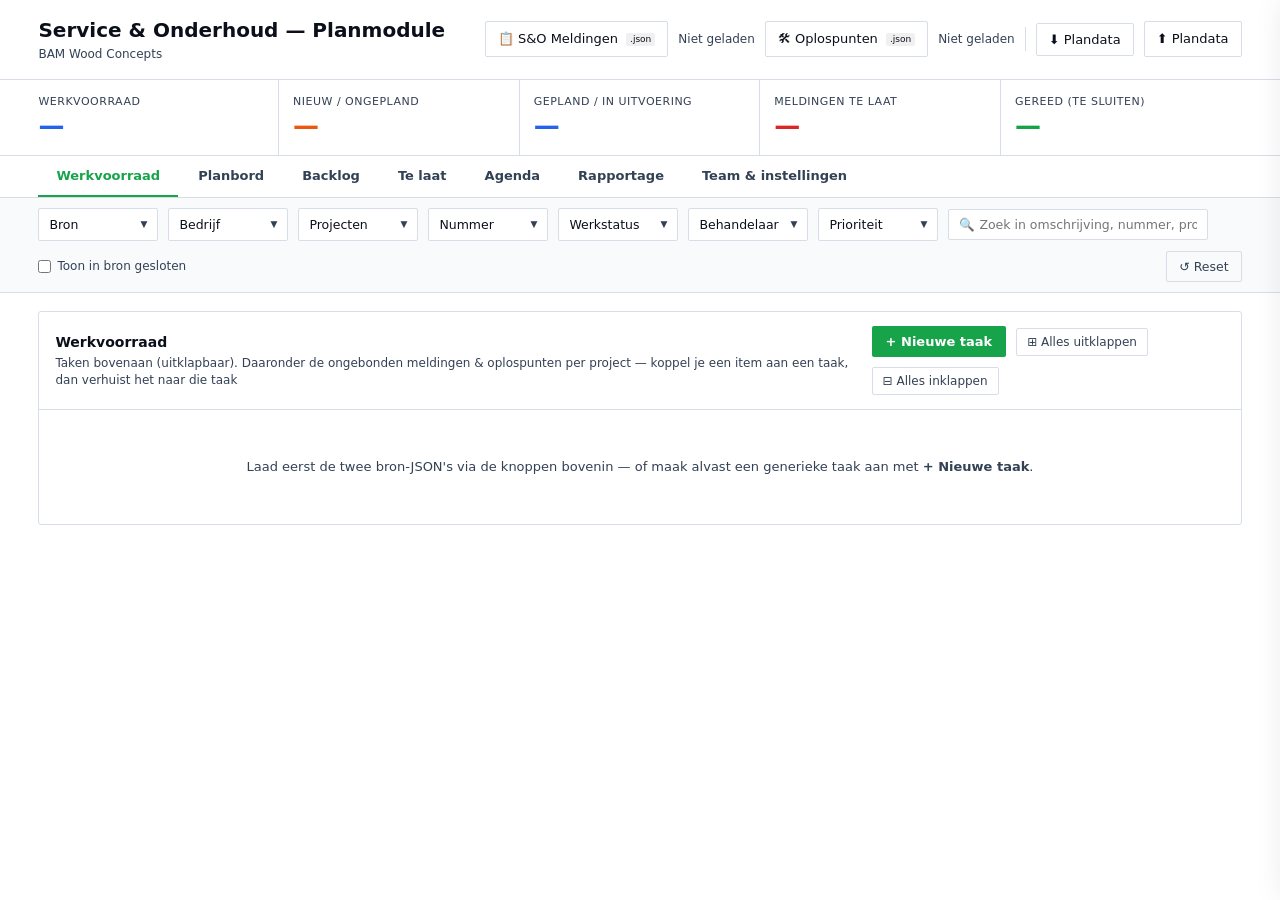
<file: s&o/index.html>
<!DOCTYPE html>
<html lang="nl">
<head>
<meta charset="UTF-8">
<meta name="viewport" content="width=device-width, initial-scale=1.0">
<title>S&amp;O Planmodule</title>
<link rel="stylesheet" href="so_plan.css">
</head>
<body>
<header>
  <div class="header-inner">
    <div class="logo-area">
      <h1>Service &amp; Onderhoud — Planmodule</h1>
      <span>BAM Wood Concepts</span>
    </div>
    <div class="upload-zone">
      <label class="upload-btn" onclick="document.getElementById('file-input-so').click(); return false;">
        📋 S&amp;O Meldingen <span class="ext-tag">.json</span>
      </label>
      <input type="file" id="file-input-so" accept=".json" class="hidden-input">
      <span id="file-name-so" class="file-name">Niet geladen</span>
      <label class="upload-btn" onclick="document.getElementById('file-input-ol').click(); return false;">
        🛠 Oplospunten <span class="ext-tag">.json</span>
      </label>
      <input type="file" id="file-input-ol" accept=".json" class="hidden-input">
      <span id="file-name-ol" class="file-name">Niet geladen</span>
      <span class="header-sep"></span>
      <button class="upload-btn" onclick="exportPlanData()">⬇ Plandata</button>
      <label class="upload-btn" onclick="document.getElementById('file-input-plan').click(); return false;">⬆ Plandata</label>
      <input type="file" id="file-input-plan" accept=".json" class="hidden-input">
    </div>
  </div>
</header>

<div class="stats-outer">
  <div class="stats-bar">
    <div class="stat-card"><div class="stat-label">Werkvoorraad</div><div class="stat-value total" id="stat-total">—</div></div>
    <div class="stat-card"><div class="stat-label">Nieuw / ongepland</div><div class="stat-value open" id="stat-nieuw">—</div></div>
    <div class="stat-card"><div class="stat-label">Gepland / in uitvoering</div><div class="stat-value" id="stat-lopend" style="color:#2563eb">—</div></div>
    <div class="stat-card"><div class="stat-label">Meldingen te laat</div><div class="stat-value" id="stat-telaat" style="color:#dc2626">—</div></div>
    <div class="stat-card"><div class="stat-label">Gereed (te sluiten)</div><div class="stat-value closed" id="stat-gereed">—</div></div>
  </div>
</div>

<nav class="tabs-outer">
  <div class="tabs">
    <button class="tab active" data-tab="werkvoorraad" onclick="switchTab('werkvoorraad')">Werkvoorraad</button>
    <button class="tab" data-tab="planbord" onclick="switchTab('planbord')">Planbord</button>
    <button class="tab" data-tab="backlog" onclick="switchTab('backlog')">Backlog <span class="tab-badge grijs" id="tab-backlog-badge" style="display:none">0</span></button>
    <button class="tab" data-tab="telaat" onclick="switchTab('telaat')">Te laat <span class="tab-badge" id="tab-telaat-badge" style="display:none">0</span></button>
    <button class="tab" data-tab="agenda" onclick="switchTab('agenda')">Agenda</button>
    <button class="tab" data-tab="rapportage" onclick="switchTab('rapportage')">Rapportage</button>
    <button class="tab" data-tab="team" onclick="switchTab('team')">Team &amp; instellingen</button>
  </div>
</nav>

<div class="filters-outer">
  <div class="filters">
    <div class="ms-wrap" id="ms-bron">
      <div class="ms-trigger" onclick="toggleDropdown('ms-bron')"><span class="ms-trigger-label">Bron</span><span class="ms-count" style="display:none">0</span><span class="ms-arrow">▼</span></div>
      <div class="ms-dropdown">
        <div class="ms-actions"><button class="ms-action-btn" onclick="selectAll('ms-bron')">Alles</button><button class="ms-action-btn" onclick="deselectAll('ms-bron')">Geen</button></div>
        <div class="ms-list" id="ms-bron-list"></div>
      </div>
    </div>
    <div class="ms-wrap" id="ms-bedrijf">
      <div class="ms-trigger" onclick="toggleDropdown('ms-bedrijf')"><span class="ms-trigger-label">Bedrijf</span><span class="ms-count" style="display:none">0</span><span class="ms-arrow">▼</span></div>
      <div class="ms-dropdown">
        <div class="ms-search"><input type="text" placeholder="Zoeken…" oninput="filterItems('ms-bedrijf', this.value)"></div>
        <div class="ms-actions"><button class="ms-action-btn" onclick="selectAll('ms-bedrijf')">Alles</button><button class="ms-action-btn" onclick="deselectAll('ms-bedrijf')">Geen</button></div>
        <div class="ms-list" id="ms-bedrijf-list"></div>
      </div>
    </div>
    <div class="ms-wrap" id="ms-project">
      <div class="ms-trigger" onclick="toggleDropdown('ms-project')"><span class="ms-trigger-label">Projecten</span><span class="ms-count" style="display:none">0</span><span class="ms-arrow">▼</span></div>
      <div class="ms-dropdown">
        <div class="ms-search"><input type="text" placeholder="Zoeken…" oninput="filterItems('ms-project', this.value)"></div>
        <div class="ms-actions"><button class="ms-action-btn" onclick="selectAll('ms-project')">Alles</button><button class="ms-action-btn" onclick="deselectAll('ms-project')">Geen</button></div>
        <div class="ms-list" id="ms-project-list"></div>
      </div>
    </div>
    <div class="ms-wrap" id="ms-nummer">
      <div class="ms-trigger" onclick="toggleDropdown('ms-nummer')"><span class="ms-trigger-label">Nummer</span><span class="ms-count" style="display:none">0</span><span class="ms-arrow">▼</span></div>
      <div class="ms-dropdown">
        <div class="ms-search"><input type="text" placeholder="Zoeken (bhome- of interne code)…" oninput="filterItems('ms-nummer', this.value)"></div>
        <div class="ms-actions"><button class="ms-action-btn" onclick="selectAll('ms-nummer')">Alles</button><button class="ms-action-btn" onclick="deselectAll('ms-nummer')">Geen</button></div>
        <div class="ms-list" id="ms-nummer-list"></div>
      </div>
    </div>
    <div class="ms-wrap" id="ms-status">
      <div class="ms-trigger" onclick="toggleDropdown('ms-status')"><span class="ms-trigger-label">Werkstatus</span><span class="ms-count" style="display:none">0</span><span class="ms-arrow">▼</span></div>
      <div class="ms-dropdown">
        <div class="ms-actions" style="border-top:none"><button class="ms-action-btn" onclick="selectAll('ms-status')">Alles</button><button class="ms-action-btn" onclick="deselectAll('ms-status')">Geen</button></div>
        <div class="ms-list" id="ms-status-list"></div>
      </div>
    </div>
    <div class="ms-wrap" id="ms-behandelaar">
      <div class="ms-trigger" onclick="toggleDropdown('ms-behandelaar')"><span class="ms-trigger-label">Behandelaar</span><span class="ms-count" style="display:none">0</span><span class="ms-arrow">▼</span></div>
      <div class="ms-dropdown">
        <div class="ms-actions" style="border-top:none"><button class="ms-action-btn" onclick="selectAll('ms-behandelaar')">Alles</button><button class="ms-action-btn" onclick="deselectAll('ms-behandelaar')">Geen</button></div>
        <div class="ms-list" id="ms-behandelaar-list"></div>
      </div>
    </div>
    <div class="ms-wrap" id="ms-prio">
      <div class="ms-trigger" onclick="toggleDropdown('ms-prio')"><span class="ms-trigger-label">Prioriteit</span><span class="ms-count" style="display:none">0</span><span class="ms-arrow">▼</span></div>
      <div class="ms-dropdown">
        <div class="ms-actions" style="border-top:none"><button class="ms-action-btn" onclick="selectAll('ms-prio')">Alles</button><button class="ms-action-btn" onclick="deselectAll('ms-prio')">Geen</button></div>
        <div class="ms-list" id="ms-prio-list"></div>
      </div>
    </div>
    <input type="text" class="search-box" id="search-box" placeholder="🔍 Zoek in omschrijving, nummer, project…" oninput="renderAll()">
    <label class="check-inline"><input type="checkbox" id="chk-brongesloten" onchange="renderAll()"> Toon in bron gesloten</label>
    <button class="reset-btn" onclick="resetFilters()">↺ Reset</button>
  </div>
</div>

<div class="dashboard">
  <!-- ── Tab: Werkvoorraad ─────────────────────────────────────────────── -->
  <section class="tab-panel active" id="tab-werkvoorraad">
    <div class="card wide">
      <div class="card-header">
        <div><div class="card-title">Werkvoorraad</div><div class="card-subtitle">Taken bovenaan (uitklapbaar). Daaronder de ongebonden meldingen &amp; oplospunten per project — koppel je een item aan een taak, dan verhuist het naar die taak</div></div>
        <div style="display:flex;align-items:center;gap:10px;flex-wrap:wrap">
          <button class="btn-primary" onclick="nieuweTaak()">+ Nieuwe taak</button>
          <button class="mini-btn" onclick="setAlleProjectenOpen(true)">⊞ Alles uitklappen</button>
          <button class="mini-btn" onclick="setAlleProjectenOpen(false)">⊟ Alles inklappen</button>
          <strong id="wv-count" class="header-count"></strong>
        </div>
      </div>
      <div class="bulk-bar" id="wv-bulkbar" hidden></div>
      <div class="card-body" style="padding:0">
        <div class="table-scroll tall" id="wv-container"></div>
      </div>
    </div>
  </section>

  <!-- ── Tab: Planbord ─────────────────────────────────────────────────── -->
  <section class="tab-panel" id="tab-planbord">
    <div class="board-toolbar">
      <label class="board-filter"><span>Wie pakt het op</span>
        <select id="pb-behandelaar" onchange="setPlanbordBehandelaar(this.value)"></select>
      </label>
      <label class="check-inline"><input type="checkbox" id="chk-group-pb" onchange="toggleGroup('planbord', this.checked)"> Groepeer per project</label>
      <span class="board-hint">Alleen taken mét gekoppelde meldingen of oplospunten staan op het planbord</span>
    </div>
    <div id="planbord-container"></div>
  </section>

  <!-- ── Tab: Backlog (afgerond werk) ──────────────────────────────────── -->
  <section class="tab-panel" id="tab-backlog">
    <div class="card wide">
      <div class="card-header">
        <div><div class="card-title">Backlog — afgerond werk</div><div class="card-subtitle">Alle taken (en losse meldingen) op Gereed of Gesloten. Klap een taak uit voor de gekoppelde meldingen; alles blijft bewerkbaar — zet de status terug en hij staat weer op het planbord</div></div>
        <strong id="backlog-count" class="header-count"></strong>
      </div>
      <div class="card-body" style="padding:0">
        <div class="table-scroll tall" id="backlog-container"></div>
      </div>
    </div>
  </section>

  <!-- ── Tab: Te laat ──────────────────────────────────────────────────── -->
  <section class="tab-panel" id="tab-telaat">
    <div class="telaat-toolbar">
      <button class="btn-primary" onclick="openWeekstart()">🖨 Weekstartbord (A3)</button>
      <span class="board-hint">Print- en besprekingsvel voor de weekstart met het team</span>
    </div>
    <div class="card wide">
      <div class="card-header">
        <div><div class="card-title">Taken te lang in hun planbordfase</div><div class="card-subtitle" id="fase-subtitle">Ingesteld bij Team &amp; instellingen → Doorlooptijd &amp; deadlines</div></div>
        <strong id="fase-count" class="header-count"></strong>
      </div>
      <div class="card-body" style="padding:0">
        <div class="table-scroll" id="fase-container"></div>
      </div>
    </div>
    <div class="card wide">
      <div class="card-header">
        <div><div class="card-title">Over de streefdatum</div><div class="card-subtitle" id="telaat-subtitle">Items die niet binnen de ingestelde doorlooptijd zijn afgehandeld</div></div>
        <strong id="telaat-count" class="header-count"></strong>
      </div>
      <div class="card-body" style="padding:0">
        <div class="table-scroll tall" id="telaat-container"></div>
      </div>
    </div>
  </section>

  <!-- ── Tab: Agenda ───────────────────────────────────────────────────── -->
  <section class="tab-panel" id="tab-agenda">
    <div class="agenda-grid" id="agenda-grid"></div>
  </section>

  <!-- ── Tab: Rapportage ───────────────────────────────────────────────── -->
  <section class="tab-panel" id="tab-rapportage">
    <div class="report-grid" id="report-grid"></div>
  </section>

  <!-- ── Tab: Team & instellingen ──────────────────────────────────────── -->
  <section class="tab-panel" id="tab-team">
    <div class="card">
      <div class="card-header"><div><div class="card-title">Doorlooptijd &amp; deadlines</div><div class="card-subtitle">Bepaalt de streefdatum en wanneer een item als "te laat" telt</div></div></div>
      <div class="card-body">
        <div class="settings-row">
          <div class="plan-field">
            <label>Oplospunt — dagen na aanmaak</label>
            <input type="number" min="1" id="set-deadline-ol" onchange="setSetting('deadlineOl', this.value)">
          </div>
          <div class="plan-field">
            <label>Servicemelding — dagen na aanmaak</label>
            <input type="number" min="1" id="set-deadline-so" onchange="setSetting('deadlineSo', this.value)">
          </div>
        </div>
        <p class="settings-text" style="margin-top:10px">
          Voorbeeld: staat het oplospunt op 30 dagen, dan is de streefdatum de aanmaakdatum + 30 dagen.
          Zodra die datum verstreken is en het item nog niet op Gereed/Gesloten staat, verschijnt het in de tab
          <strong>Te laat</strong> en telt het mee in de statistiek.
        </p>
        <div class="settings-fase">
          <div class="settings-fase-kop">Maximale tijd per planbordfase
            <span>Hoe lang mag een taak in die kolom van het planbord staan? 0 = geen limiet. Staat een taak er langer in, dan verschijnt hij bovenaan in de tab <strong>Te laat</strong> en op het weekstartbord.</span>
          </div>
          <div class="settings-fase-grid" id="fase-max-grid"></div>
        </div>
      </div>
    </div>
    <div class="card">
      <div class="card-header"><div><div class="card-title">Team</div><div class="card-subtitle">Behandelaars die je kunt toewijzen aan meldingen en acties</div></div></div>
      <div class="card-body">
        <div class="team-add">
          <input type="text" id="team-name-input" placeholder="Naam behandelaar…" onkeydown="if(event.key==='Enter')addTeamMember()">
          <button class="btn-primary" onclick="addTeamMember()">+ Toevoegen</button>
        </div>
        <div id="team-list" class="team-list"></div>
      </div>
    </div>
    <div class="card">
      <div class="card-header"><div><div class="card-title">Data &amp; opslag</div><div class="card-subtitle">Plandata staat los van de brondata en wordt lokaal in de browser bewaard</div></div></div>
      <div class="card-body">
        <p class="settings-text">
          <strong>Werkwijze:</strong> laad bij het openen altijd de twee bron-JSON's (S&amp;O meldingen + oplospunten).
          Alles wat je in deze module vastlegt — werkstatus, behandelaar, acties, notities — wordt automatisch
          in de browser opgeslagen (localStorage) en gekoppeld op een stabiel ID. Bij het laden van een verse
          export blijven je planregistraties dus behouden; items die in de bron inmiddels gesloten zijn, krijgen
          de markering <span class="badge badge-brongesloten">in bron gesloten</span>.
        </p>
        <p class="settings-text">
          Gebruik <strong>⬇ Plandata</strong> in de header voor een export van alle planregistraties (back-up of
          delen met een collega) en <strong>⬆ Plandata</strong> om zo'n export weer in te laden. Dit JSON-formaat
          is één-op-één het datamodel voor de toekomstige backend.
        </p>
        <div class="settings-actions">
          <button class="btn-danger" onclick="clearPlanData()">🗑 Alle plandata wissen</button>
          <span id="storage-info" class="settings-text"></span>
        </div>
      </div>
    </div>
  </section>
</div>

<!-- ── Dialoog: werkelijke uren bij het afronden van een taak ──────────── -->
<div class="modal-overlay" id="uren-overlay" onclick="sluitUrenDialoog()"></div>
<div class="modal" id="uren-modal" hidden>
  <div class="modal-body" id="uren-modal-body"></div>
</div>

<!-- ── Weekstartbord (A3, print) ───────────────────────────────────────── -->
<div class="ws-overlay" id="ws-overlay" onclick="sluitWeekstart()"></div>
<div class="ws-sheet" id="weekstart-sheet" hidden>
  <div class="ws-acties ws-noprint">
    <button class="btn-primary" onclick="window.print()">🖨 Printen (A3, liggend)</button>
    <span class="ws-tip">Kies in het printvenster papierformaat <strong>A3</strong> en richting <strong>liggend</strong>. Achtergrondkleuren aanzetten geeft het beste resultaat.</span>
    <button class="mini-btn" onclick="sluitWeekstart()">✕ Sluiten</button>
  </div>
  <div class="ws-vel" id="ws-vel"></div>
</div>

<!-- ── Detail drawer ───────────────────────────────────────────────────── -->
<div class="drawer-overlay" id="drawer-overlay" onclick="closeDrawer()"></div>
<aside class="drawer" id="drawer">
  <div class="drawer-header">
    <div>
      <div class="drawer-title" id="drawer-title"></div>
      <div class="drawer-sub" id="drawer-sub"></div>
    </div>
    <button class="drawer-close" onclick="closeDrawer()">✕</button>
  </div>
  <div class="drawer-body" id="drawer-body"></div>
</aside>

<script src="so_plan.js"></script>
</body>
</html>
</file>
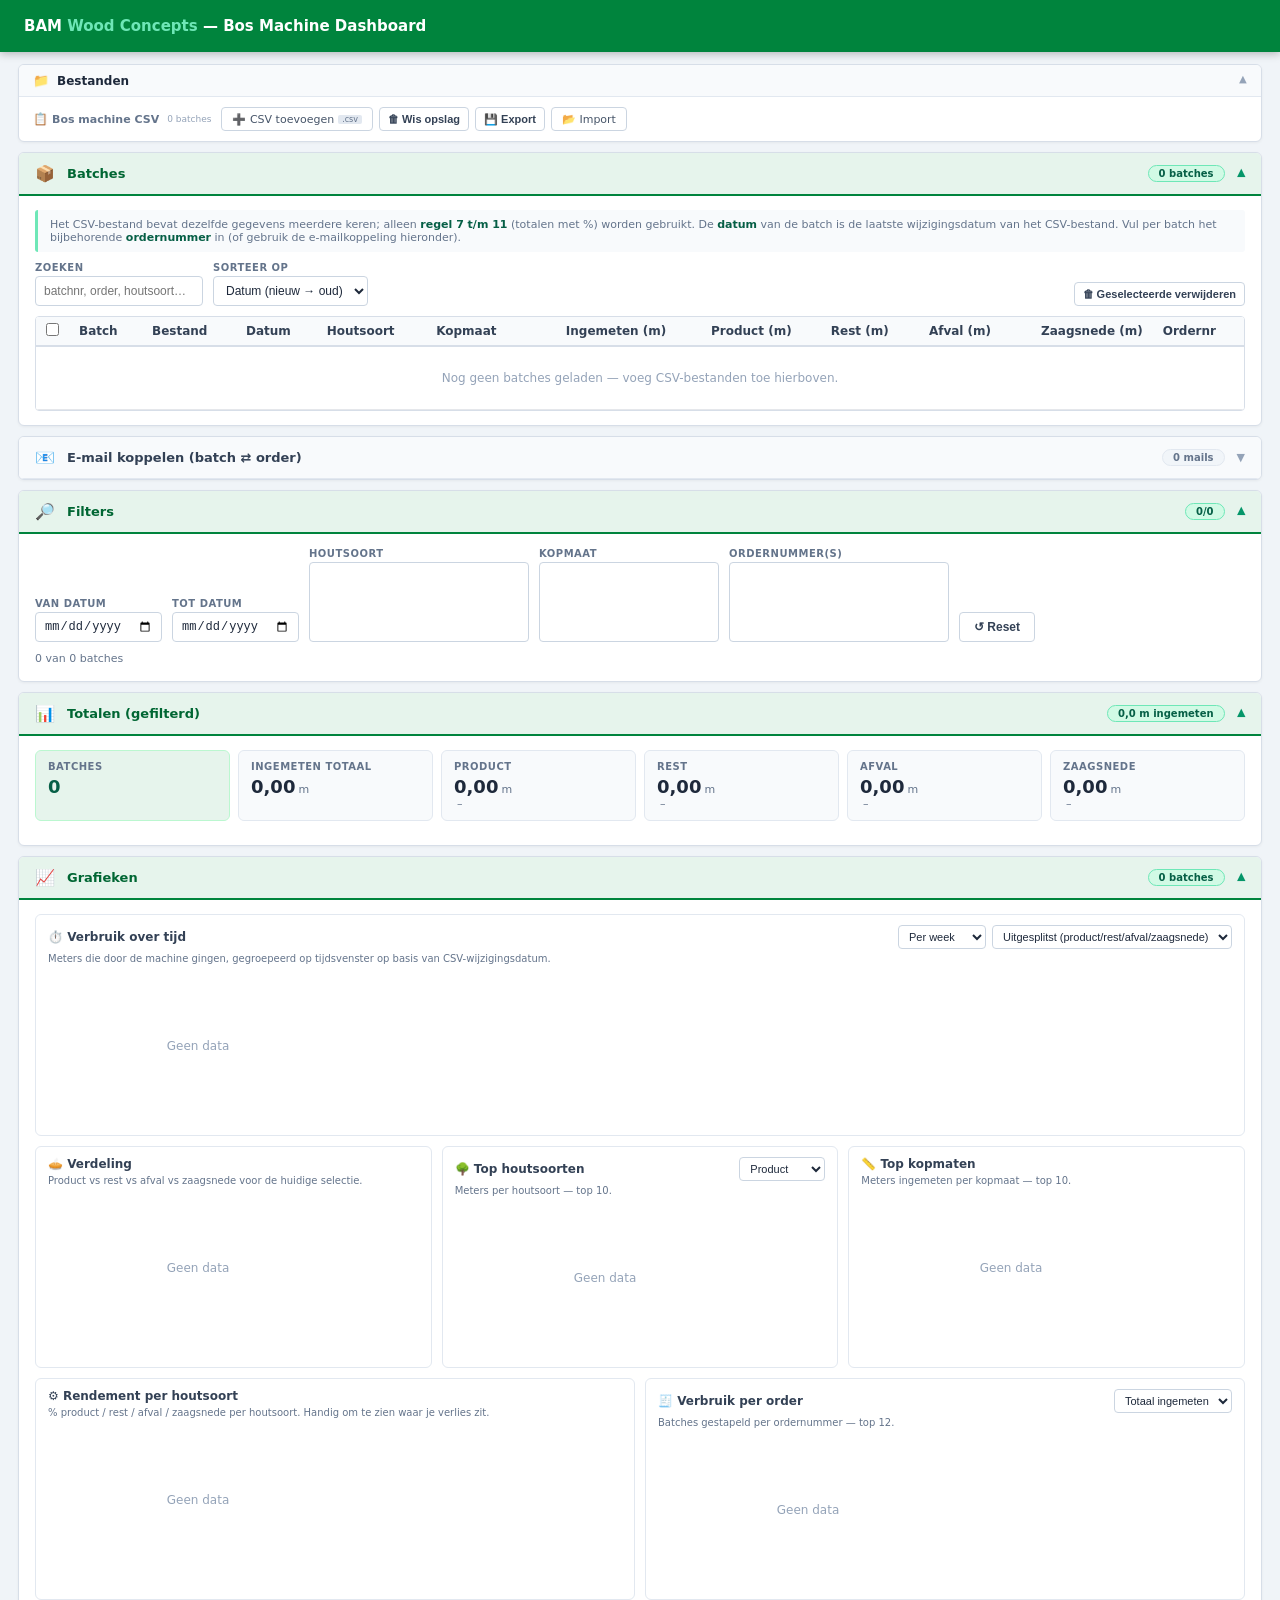
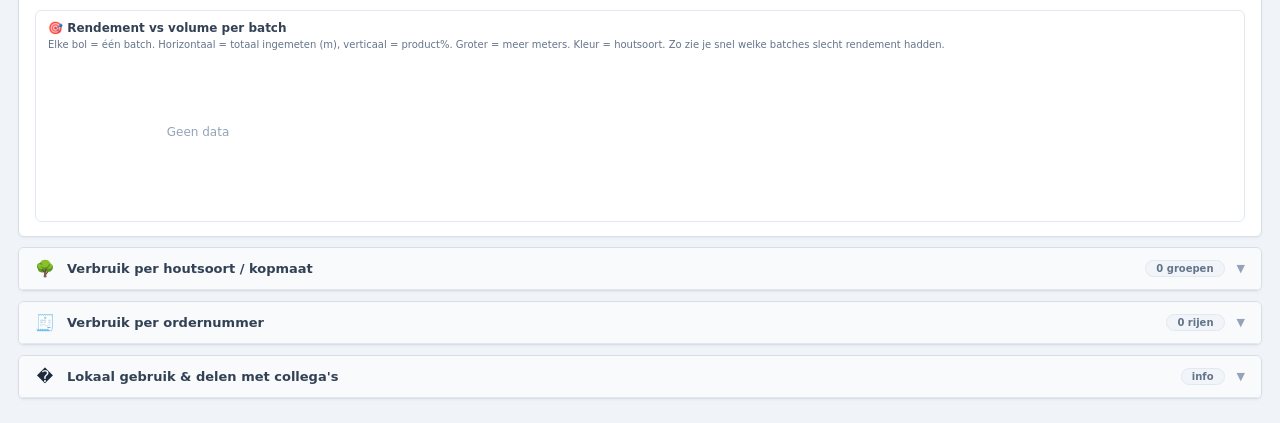
<file: bos machine/dashboard.html>
<!DOCTYPE html>
<html lang="nl">
<head>
  <meta charset="UTF-8">
  <meta name="viewport" content="width=device-width, initial-scale=1.0">
  <title>BAM Wood Concepts — Bos Machine Dashboard</title>
  <script>
/* Chart.js v4.4.3 UMD (inlined for fully offline use) - MIT License */
/**
 * Skipped minification because the original files appears to be already minified.
 * Original file: /npm/chart.js@4.4.3/dist/chart.umd.js
 *
 * Do NOT use SRI with dynamically generated files! More information: https://www.jsdelivr.com/using-sri-with-dynamic-files
 */
/*!
 * Chart.js v4.4.3
 * https://www.chartjs.org
 * (c) 2024 Chart.js Contributors
 * Released under the MIT License
 */
!function(t,e){"object"==typeof exports&&"undefined"!=typeof module?module.exports=e():"function"==typeof define&&define.amd?define(e):(t="undefined"!=typeof globalThis?globalThis:t||self).Chart=e()}(this,(function(){"use strict";var t=Object.freeze({__proto__:null,get Colors(){return Go},get Decimation(){return Qo},get Filler(){return ma},get Legend(){return ya},get SubTitle(){return ka},get Title(){return Ma},get Tooltip(){return Ba}});function e(){}const i=(()=>{let t=0;return()=>t++})();function s(t){return null==t}function n(t){if(Array.isArray&&Array.isArray(t))return!0;const e=Object.prototype.toString.call(t);return"[object"===e.slice(0,7)&&"Array]"===e.slice(-6)}function o(t){return null!==t&&"[object Object]"===Object.prototype.toString.call(t)}function a(t){return("number"==typeof t||t instanceof Number)&&isFinite(+t)}function r(t,e){return a(t)?t:e}function l(t,e){return void 0===t?e:t}const h=(t,e)=>"string"==typeof t&&t.endsWith("%")?parseFloat(t)/100:+t/e,c=(t,e)=>"string"==typeof t&&t.endsWith("%")?parseFloat(t)/100*e:+t;function d(t,e,i){if(t&&"function"==typeof t.call)return t.apply(i,e)}function u(t,e,i,s){let a,r,l;if(n(t))if(r=t.length,s)for(a=r-1;a>=0;a--)e.call(i,t[a],a);else for(a=0;a<r;a++)e.call(i,t[a],a);else if(o(t))for(l=Object.keys(t),r=l.length,a=0;a<r;a++)e.call(i,t[l[a]],l[a])}function f(t,e){let i,s,n,o;if(!t||!e||t.length!==e.length)return!1;for(i=0,s=t.length;i<s;++i)if(n=t[i],o=e[i],n.datasetIndex!==o.datasetIndex||n.index!==o.index)return!1;return!0}function g(t){if(n(t))return t.map(g);if(o(t)){const e=Object.create(null),i=Object.keys(t),s=i.length;let n=0;for(;n<s;++n)e[i[n]]=g(t[i[n]]);return e}return t}function p(t){return-1===["__proto__","prototype","constructor"].indexOf(t)}function m(t,e,i,s){if(!p(t))return;const n=e[t],a=i[t];o(n)&&o(a)?x(n,a,s):e[t]=g(a)}function x(t,e,i){const s=n(e)?e:[e],a=s.length;if(!o(t))return t;const r=(i=i||{}).merger||m;let l;for(let e=0;e<a;++e){if(l=s[e],!o(l))continue;const n=Object.keys(l);for(let e=0,s=n.length;e<s;++e)r(n[e],t,l,i)}return t}function b(t,e){return x(t,e,{merger:_})}function _(t,e,i){if(!p(t))return;const s=e[t],n=i[t];o(s)&&o(n)?b(s,n):Object.prototype.hasOwnProperty.call(e,t)||(e[t]=g(n))}const y={"":t=>t,x:t=>t.x,y:t=>t.y};function v(t){const e=t.split("."),i=[];let s="";for(const t of e)s+=t,s.endsWith("\\")?s=s.slice(0,-1)+".":(i.push(s),s="");return i}function M(t,e){const i=y[e]||(y[e]=function(t){const e=v(t);return t=>{for(const i of e){if(""===i)break;t=t&&t[i]}return t}}(e));return i(t)}function w(t){return t.charAt(0).toUpperCase()+t.slice(1)}const k=t=>void 0!==t,S=t=>"function"==typeof t,P=(t,e)=>{if(t.size!==e.size)return!1;for(const i of t)if(!e.has(i))return!1;return!0};function D(t){return"mouseup"===t.type||"click"===t.type||"contextmenu"===t.type}const C=Math.PI,O=2*C,A=O+C,T=Number.POSITIVE_INFINITY,L=C/180,E=C/2,R=C/4,I=2*C/3,z=Math.log10,F=Math.sign;function V(t,e,i){return Math.abs(t-e)<i}function B(t){const e=Math.round(t);t=V(t,e,t/1e3)?e:t;const i=Math.pow(10,Math.floor(z(t))),s=t/i;return(s<=1?1:s<=2?2:s<=5?5:10)*i}function W(t){const e=[],i=Math.sqrt(t);let s;for(s=1;s<i;s++)t%s==0&&(e.push(s),e.push(t/s));return i===(0|i)&&e.push(i),e.sort(((t,e)=>t-e)).pop(),e}function N(t){return!isNaN(parseFloat(t))&&isFinite(t)}function H(t,e){const i=Math.round(t);return i-e<=t&&i+e>=t}function j(t,e,i){let s,n,o;for(s=0,n=t.length;s<n;s++)o=t[s][i],isNaN(o)||(e.min=Math.min(e.min,o),e.max=Math.max(e.max,o))}function $(t){return t*(C/180)}function Y(t){return t*(180/C)}function U(t){if(!a(t))return;let e=1,i=0;for(;Math.round(t*e)/e!==t;)e*=10,i++;return i}function X(t,e){const i=e.x-t.x,s=e.y-t.y,n=Math.sqrt(i*i+s*s);let o=Math.atan2(s,i);return o<-.5*C&&(o+=O),{angle:o,distance:n}}function q(t,e){return Math.sqrt(Math.pow(e.x-t.x,2)+Math.pow(e.y-t.y,2))}function K(t,e){return(t-e+A)%O-C}function G(t){return(t%O+O)%O}function Z(t,e,i,s){const n=G(t),o=G(e),a=G(i),r=G(o-n),l=G(a-n),h=G(n-o),c=G(n-a);return n===o||n===a||s&&o===a||r>l&&h<c}function J(t,e,i){return Math.max(e,Math.min(i,t))}function Q(t){return J(t,-32768,32767)}function tt(t,e,i,s=1e-6){return t>=Math.min(e,i)-s&&t<=Math.max(e,i)+s}function et(t,e,i){i=i||(i=>t[i]<e);let s,n=t.length-1,o=0;for(;n-o>1;)s=o+n>>1,i(s)?o=s:n=s;return{lo:o,hi:n}}const it=(t,e,i,s)=>et(t,i,s?s=>{const n=t[s][e];return n<i||n===i&&t[s+1][e]===i}:s=>t[s][e]<i),st=(t,e,i)=>et(t,i,(s=>t[s][e]>=i));function nt(t,e,i){let s=0,n=t.length;for(;s<n&&t[s]<e;)s++;for(;n>s&&t[n-1]>i;)n--;return s>0||n<t.length?t.slice(s,n):t}const ot=["push","pop","shift","splice","unshift"];function at(t,e){t._chartjs?t._chartjs.listeners.push(e):(Object.defineProperty(t,"_chartjs",{configurable:!0,enumerable:!1,value:{listeners:[e]}}),ot.forEach((e=>{const i="_onData"+w(e),s=t[e];Object.defineProperty(t,e,{configurable:!0,enumerable:!1,value(...e){const n=s.apply(this,e);return t._chartjs.listeners.forEach((t=>{"function"==typeof t[i]&&t[i](...e)})),n}})})))}function rt(t,e){const i=t._chartjs;if(!i)return;const s=i.listeners,n=s.indexOf(e);-1!==n&&s.splice(n,1),s.length>0||(ot.forEach((e=>{delete t[e]})),delete t._chartjs)}function lt(t){const e=new Set(t);return e.size===t.length?t:Array.from(e)}const ht="undefined"==typeof window?function(t){return t()}:window.requestAnimationFrame;function ct(t,e){let i=[],s=!1;return function(...n){i=n,s||(s=!0,ht.call(window,(()=>{s=!1,t.apply(e,i)})))}}function dt(t,e){let i;return function(...s){return e?(clearTimeout(i),i=setTimeout(t,e,s)):t.apply(this,s),e}}const ut=t=>"start"===t?"left":"end"===t?"right":"center",ft=(t,e,i)=>"start"===t?e:"end"===t?i:(e+i)/2,gt=(t,e,i,s)=>t===(s?"left":"right")?i:"center"===t?(e+i)/2:e;function pt(t,e,i){const s=e.length;let n=0,o=s;if(t._sorted){const{iScale:a,_parsed:r}=t,l=a.axis,{min:h,max:c,minDefined:d,maxDefined:u}=a.getUserBounds();d&&(n=J(Math.min(it(r,l,h).lo,i?s:it(e,l,a.getPixelForValue(h)).lo),0,s-1)),o=u?J(Math.max(it(r,a.axis,c,!0).hi+1,i?0:it(e,l,a.getPixelForValue(c),!0).hi+1),n,s)-n:s-n}return{start:n,count:o}}function mt(t){const{xScale:e,yScale:i,_scaleRanges:s}=t,n={xmin:e.min,xmax:e.max,ymin:i.min,ymax:i.max};if(!s)return t._scaleRanges=n,!0;const o=s.xmin!==e.min||s.xmax!==e.max||s.ymin!==i.min||s.ymax!==i.max;return Object.assign(s,n),o}class xt{constructor(){this._request=null,this._charts=new Map,this._running=!1,this._lastDate=void 0}_notify(t,e,i,s){const n=e.listeners[s],o=e.duration;n.forEach((s=>s({chart:t,initial:e.initial,numSteps:o,currentStep:Math.min(i-e.start,o)})))}_refresh(){this._request||(this._running=!0,this._request=ht.call(window,(()=>{this._update(),this._request=null,this._running&&this._refresh()})))}_update(t=Date.now()){let e=0;this._charts.forEach(((i,s)=>{if(!i.running||!i.items.length)return;const n=i.items;let o,a=n.length-1,r=!1;for(;a>=0;--a)o=n[a],o._active?(o._total>i.duration&&(i.duration=o._total),o.tick(t),r=!0):(n[a]=n[n.length-1],n.pop());r&&(s.draw(),this._notify(s,i,t,"progress")),n.length||(i.running=!1,this._notify(s,i,t,"complete"),i.initial=!1),e+=n.length})),this._lastDate=t,0===e&&(this._running=!1)}_getAnims(t){const e=this._charts;let i=e.get(t);return i||(i={running:!1,initial:!0,items:[],listeners:{complete:[],progress:[]}},e.set(t,i)),i}listen(t,e,i){this._getAnims(t).listeners[e].push(i)}add(t,e){e&&e.length&&this._getAnims(t).items.push(...e)}has(t){return this._getAnims(t).items.length>0}start(t){const e=this._charts.get(t);e&&(e.running=!0,e.start=Date.now(),e.duration=e.items.reduce(((t,e)=>Math.max(t,e._duration)),0),this._refresh())}running(t){if(!this._running)return!1;const e=this._charts.get(t);return!!(e&&e.running&&e.items.length)}stop(t){const e=this._charts.get(t);if(!e||!e.items.length)return;const i=e.items;let s=i.length-1;for(;s>=0;--s)i[s].cancel();e.items=[],this._notify(t,e,Date.now(),"complete")}remove(t){return this._charts.delete(t)}}var bt=new xt;
/*!
 * @kurkle/color v0.3.2
 * https://github.com/kurkle/color#readme
 * (c) 2023 Jukka Kurkela
 * Released under the MIT License
 */function _t(t){return t+.5|0}const yt=(t,e,i)=>Math.max(Math.min(t,i),e);function vt(t){return yt(_t(2.55*t),0,255)}function Mt(t){return yt(_t(255*t),0,255)}function wt(t){return yt(_t(t/2.55)/100,0,1)}function kt(t){return yt(_t(100*t),0,100)}const St={0:0,1:1,2:2,3:3,4:4,5:5,6:6,7:7,8:8,9:9,A:10,B:11,C:12,D:13,E:14,F:15,a:10,b:11,c:12,d:13,e:14,f:15},Pt=[..."0123456789ABCDEF"],Dt=t=>Pt[15&t],Ct=t=>Pt[(240&t)>>4]+Pt[15&t],Ot=t=>(240&t)>>4==(15&t);function At(t){var e=(t=>Ot(t.r)&&Ot(t.g)&&Ot(t.b)&&Ot(t.a))(t)?Dt:Ct;return t?"#"+e(t.r)+e(t.g)+e(t.b)+((t,e)=>t<255?e(t):"")(t.a,e):void 0}const Tt=/^(hsla?|hwb|hsv)\(\s*([-+.e\d]+)(?:deg)?[\s,]+([-+.e\d]+)%[\s,]+([-+.e\d]+)%(?:[\s,]+([-+.e\d]+)(%)?)?\s*\)$/;function Lt(t,e,i){const s=e*Math.min(i,1-i),n=(e,n=(e+t/30)%12)=>i-s*Math.max(Math.min(n-3,9-n,1),-1);return[n(0),n(8),n(4)]}function Et(t,e,i){const s=(s,n=(s+t/60)%6)=>i-i*e*Math.max(Math.min(n,4-n,1),0);return[s(5),s(3),s(1)]}function Rt(t,e,i){const s=Lt(t,1,.5);let n;for(e+i>1&&(n=1/(e+i),e*=n,i*=n),n=0;n<3;n++)s[n]*=1-e-i,s[n]+=e;return s}function It(t){const e=t.r/255,i=t.g/255,s=t.b/255,n=Math.max(e,i,s),o=Math.min(e,i,s),a=(n+o)/2;let r,l,h;return n!==o&&(h=n-o,l=a>.5?h/(2-n-o):h/(n+o),r=function(t,e,i,s,n){return t===n?(e-i)/s+(e<i?6:0):e===n?(i-t)/s+2:(t-e)/s+4}(e,i,s,h,n),r=60*r+.5),[0|r,l||0,a]}function zt(t,e,i,s){return(Array.isArray(e)?t(e[0],e[1],e[2]):t(e,i,s)).map(Mt)}function Ft(t,e,i){return zt(Lt,t,e,i)}function Vt(t){return(t%360+360)%360}function Bt(t){const e=Tt.exec(t);let i,s=255;if(!e)return;e[5]!==i&&(s=e[6]?vt(+e[5]):Mt(+e[5]));const n=Vt(+e[2]),o=+e[3]/100,a=+e[4]/100;return i="hwb"===e[1]?function(t,e,i){return zt(Rt,t,e,i)}(n,o,a):"hsv"===e[1]?function(t,e,i){return zt(Et,t,e,i)}(n,o,a):Ft(n,o,a),{r:i[0],g:i[1],b:i[2],a:s}}const Wt={x:"dark",Z:"light",Y:"re",X:"blu",W:"gr",V:"medium",U:"slate",A:"ee",T:"ol",S:"or",B:"ra",C:"lateg",D:"ights",R:"in",Q:"turquois",E:"hi",P:"ro",O:"al",N:"le",M:"de",L:"yello",F:"en",K:"ch",G:"arks",H:"ea",I:"ightg",J:"wh"},Nt={OiceXe:"f0f8ff",antiquewEte:"faebd7",aqua:"ffff",aquamarRe:"7fffd4",azuY:"f0ffff",beige:"f5f5dc",bisque:"ffe4c4",black:"0",blanKedOmond:"ffebcd",Xe:"ff",XeviTet:"8a2be2",bPwn:"a52a2a",burlywood:"deb887",caMtXe:"5f9ea0",KartYuse:"7fff00",KocTate:"d2691e",cSO:"ff7f50",cSnflowerXe:"6495ed",cSnsilk:"fff8dc",crimson:"dc143c",cyan:"ffff",xXe:"8b",xcyan:"8b8b",xgTMnPd:"b8860b",xWay:"a9a9a9",xgYF:"6400",xgYy:"a9a9a9",xkhaki:"bdb76b",xmagFta:"8b008b",xTivegYF:"556b2f",xSange:"ff8c00",xScEd:"9932cc",xYd:"8b0000",xsOmon:"e9967a",xsHgYF:"8fbc8f",xUXe:"483d8b",xUWay:"2f4f4f",xUgYy:"2f4f4f",xQe:"ced1",xviTet:"9400d3",dAppRk:"ff1493",dApskyXe:"bfff",dimWay:"696969",dimgYy:"696969",dodgerXe:"1e90ff",fiYbrick:"b22222",flSOwEte:"fffaf0",foYstWAn:"228b22",fuKsia:"ff00ff",gaRsbSo:"dcdcdc",ghostwEte:"f8f8ff",gTd:"ffd700",gTMnPd:"daa520",Way:"808080",gYF:"8000",gYFLw:"adff2f",gYy:"808080",honeyMw:"f0fff0",hotpRk:"ff69b4",RdianYd:"cd5c5c",Rdigo:"4b0082",ivSy:"fffff0",khaki:"f0e68c",lavFMr:"e6e6fa",lavFMrXsh:"fff0f5",lawngYF:"7cfc00",NmoncEffon:"fffacd",ZXe:"add8e6",ZcSO:"f08080",Zcyan:"e0ffff",ZgTMnPdLw:"fafad2",ZWay:"d3d3d3",ZgYF:"90ee90",ZgYy:"d3d3d3",ZpRk:"ffb6c1",ZsOmon:"ffa07a",ZsHgYF:"20b2aa",ZskyXe:"87cefa",ZUWay:"778899",ZUgYy:"778899",ZstAlXe:"b0c4de",ZLw:"ffffe0",lime:"ff00",limegYF:"32cd32",lRF:"faf0e6",magFta:"ff00ff",maPon:"800000",VaquamarRe:"66cdaa",VXe:"cd",VScEd:"ba55d3",VpurpN:"9370db",VsHgYF:"3cb371",VUXe:"7b68ee",VsprRggYF:"fa9a",VQe:"48d1cc",VviTetYd:"c71585",midnightXe:"191970",mRtcYam:"f5fffa",mistyPse:"ffe4e1",moccasR:"ffe4b5",navajowEte:"ffdead",navy:"80",Tdlace:"fdf5e6",Tive:"808000",TivedBb:"6b8e23",Sange:"ffa500",SangeYd:"ff4500",ScEd:"da70d6",pOegTMnPd:"eee8aa",pOegYF:"98fb98",pOeQe:"afeeee",pOeviTetYd:"db7093",papayawEp:"ffefd5",pHKpuff:"ffdab9",peru:"cd853f",pRk:"ffc0cb",plum:"dda0dd",powMrXe:"b0e0e6",purpN:"800080",YbeccapurpN:"663399",Yd:"ff0000",Psybrown:"bc8f8f",PyOXe:"4169e1",saddNbPwn:"8b4513",sOmon:"fa8072",sandybPwn:"f4a460",sHgYF:"2e8b57",sHshell:"fff5ee",siFna:"a0522d",silver:"c0c0c0",skyXe:"87ceeb",UXe:"6a5acd",UWay:"708090",UgYy:"708090",snow:"fffafa",sprRggYF:"ff7f",stAlXe:"4682b4",tan:"d2b48c",teO:"8080",tEstN:"d8bfd8",tomato:"ff6347",Qe:"40e0d0",viTet:"ee82ee",JHt:"f5deb3",wEte:"ffffff",wEtesmoke:"f5f5f5",Lw:"ffff00",LwgYF:"9acd32"};let Ht;function jt(t){Ht||(Ht=function(){const t={},e=Object.keys(Nt),i=Object.keys(Wt);let s,n,o,a,r;for(s=0;s<e.length;s++){for(a=r=e[s],n=0;n<i.length;n++)o=i[n],r=r.replace(o,Wt[o]);o=parseInt(Nt[a],16),t[r]=[o>>16&255,o>>8&255,255&o]}return t}(),Ht.transparent=[0,0,0,0]);const e=Ht[t.toLowerCase()];return e&&{r:e[0],g:e[1],b:e[2],a:4===e.length?e[3]:255}}const $t=/^rgba?\(\s*([-+.\d]+)(%)?[\s,]+([-+.e\d]+)(%)?[\s,]+([-+.e\d]+)(%)?(?:[\s,/]+([-+.e\d]+)(%)?)?\s*\)$/;const Yt=t=>t<=.0031308?12.92*t:1.055*Math.pow(t,1/2.4)-.055,Ut=t=>t<=.04045?t/12.92:Math.pow((t+.055)/1.055,2.4);function Xt(t,e,i){if(t){let s=It(t);s[e]=Math.max(0,Math.min(s[e]+s[e]*i,0===e?360:1)),s=Ft(s),t.r=s[0],t.g=s[1],t.b=s[2]}}function qt(t,e){return t?Object.assign(e||{},t):t}function Kt(t){var e={r:0,g:0,b:0,a:255};return Array.isArray(t)?t.length>=3&&(e={r:t[0],g:t[1],b:t[2],a:255},t.length>3&&(e.a=Mt(t[3]))):(e=qt(t,{r:0,g:0,b:0,a:1})).a=Mt(e.a),e}function Gt(t){return"r"===t.charAt(0)?function(t){const e=$t.exec(t);let i,s,n,o=255;if(e){if(e[7]!==i){const t=+e[7];o=e[8]?vt(t):yt(255*t,0,255)}return i=+e[1],s=+e[3],n=+e[5],i=255&(e[2]?vt(i):yt(i,0,255)),s=255&(e[4]?vt(s):yt(s,0,255)),n=255&(e[6]?vt(n):yt(n,0,255)),{r:i,g:s,b:n,a:o}}}(t):Bt(t)}class Zt{constructor(t){if(t instanceof Zt)return t;const e=typeof t;let i;var s,n,o;"object"===e?i=Kt(t):"string"===e&&(o=(s=t).length,"#"===s[0]&&(4===o||5===o?n={r:255&17*St[s[1]],g:255&17*St[s[2]],b:255&17*St[s[3]],a:5===o?17*St[s[4]]:255}:7!==o&&9!==o||(n={r:St[s[1]]<<4|St[s[2]],g:St[s[3]]<<4|St[s[4]],b:St[s[5]]<<4|St[s[6]],a:9===o?St[s[7]]<<4|St[s[8]]:255})),i=n||jt(t)||Gt(t)),this._rgb=i,this._valid=!!i}get valid(){return this._valid}get rgb(){var t=qt(this._rgb);return t&&(t.a=wt(t.a)),t}set rgb(t){this._rgb=Kt(t)}rgbString(){return this._valid?(t=this._rgb)&&(t.a<255?`rgba(${t.r}, ${t.g}, ${t.b}, ${wt(t.a)})`:`rgb(${t.r}, ${t.g}, ${t.b})`):void 0;var t}hexString(){return this._valid?At(this._rgb):void 0}hslString(){return this._valid?function(t){if(!t)return;const e=It(t),i=e[0],s=kt(e[1]),n=kt(e[2]);return t.a<255?`hsla(${i}, ${s}%, ${n}%, ${wt(t.a)})`:`hsl(${i}, ${s}%, ${n}%)`}(this._rgb):void 0}mix(t,e){if(t){const i=this.rgb,s=t.rgb;let n;const o=e===n?.5:e,a=2*o-1,r=i.a-s.a,l=((a*r==-1?a:(a+r)/(1+a*r))+1)/2;n=1-l,i.r=255&l*i.r+n*s.r+.5,i.g=255&l*i.g+n*s.g+.5,i.b=255&l*i.b+n*s.b+.5,i.a=o*i.a+(1-o)*s.a,this.rgb=i}return this}interpolate(t,e){return t&&(this._rgb=function(t,e,i){const s=Ut(wt(t.r)),n=Ut(wt(t.g)),o=Ut(wt(t.b));return{r:Mt(Yt(s+i*(Ut(wt(e.r))-s))),g:Mt(Yt(n+i*(Ut(wt(e.g))-n))),b:Mt(Yt(o+i*(Ut(wt(e.b))-o))),a:t.a+i*(e.a-t.a)}}(this._rgb,t._rgb,e)),this}clone(){return new Zt(this.rgb)}alpha(t){return this._rgb.a=Mt(t),this}clearer(t){return this._rgb.a*=1-t,this}greyscale(){const t=this._rgb,e=_t(.3*t.r+.59*t.g+.11*t.b);return t.r=t.g=t.b=e,this}opaquer(t){return this._rgb.a*=1+t,this}negate(){const t=this._rgb;return t.r=255-t.r,t.g=255-t.g,t.b=255-t.b,this}lighten(t){return Xt(this._rgb,2,t),this}darken(t){return Xt(this._rgb,2,-t),this}saturate(t){return Xt(this._rgb,1,t),this}desaturate(t){return Xt(this._rgb,1,-t),this}rotate(t){return function(t,e){var i=It(t);i[0]=Vt(i[0]+e),i=Ft(i),t.r=i[0],t.g=i[1],t.b=i[2]}(this._rgb,t),this}}function Jt(t){if(t&&"object"==typeof t){const e=t.toString();return"[object CanvasPattern]"===e||"[object CanvasGradient]"===e}return!1}function Qt(t){return Jt(t)?t:new Zt(t)}function te(t){return Jt(t)?t:new Zt(t).saturate(.5).darken(.1).hexString()}const ee=["x","y","borderWidth","radius","tension"],ie=["color","borderColor","backgroundColor"];const se=new Map;function ne(t,e,i){return function(t,e){e=e||{};const i=t+JSON.stringify(e);let s=se.get(i);return s||(s=new Intl.NumberFormat(t,e),se.set(i,s)),s}(e,i).format(t)}const oe={values:t=>n(t)?t:""+t,numeric(t,e,i){if(0===t)return"0";const s=this.chart.options.locale;let n,o=t;if(i.length>1){const e=Math.max(Math.abs(i[0].value),Math.abs(i[i.length-1].value));(e<1e-4||e>1e15)&&(n="scientific"),o=function(t,e){let i=e.length>3?e[2].value-e[1].value:e[1].value-e[0].value;Math.abs(i)>=1&&t!==Math.floor(t)&&(i=t-Math.floor(t));return i}(t,i)}const a=z(Math.abs(o)),r=isNaN(a)?1:Math.max(Math.min(-1*Math.floor(a),20),0),l={notation:n,minimumFractionDigits:r,maximumFractionDigits:r};return Object.assign(l,this.options.ticks.format),ne(t,s,l)},logarithmic(t,e,i){if(0===t)return"0";const s=i[e].significand||t/Math.pow(10,Math.floor(z(t)));return[1,2,3,5,10,15].includes(s)||e>.8*i.length?oe.numeric.call(this,t,e,i):""}};var ae={formatters:oe};const re=Object.create(null),le=Object.create(null);function he(t,e){if(!e)return t;const i=e.split(".");for(let e=0,s=i.length;e<s;++e){const s=i[e];t=t[s]||(t[s]=Object.create(null))}return t}function ce(t,e,i){return"string"==typeof e?x(he(t,e),i):x(he(t,""),e)}class de{constructor(t,e){this.animation=void 0,this.backgroundColor="rgba(0,0,0,0.1)",this.borderColor="rgba(0,0,0,0.1)",this.color="#666",this.datasets={},this.devicePixelRatio=t=>t.chart.platform.getDevicePixelRatio(),this.elements={},this.events=["mousemove","mouseout","click","touchstart","touchmove"],this.font={family:"'Helvetica Neue', 'Helvetica', 'Arial', sans-serif",size:12,style:"normal",lineHeight:1.2,weight:null},this.hover={},this.hoverBackgroundColor=(t,e)=>te(e.backgroundColor),this.hoverBorderColor=(t,e)=>te(e.borderColor),this.hoverColor=(t,e)=>te(e.color),this.indexAxis="x",this.interaction={mode:"nearest",intersect:!0,includeInvisible:!1},this.maintainAspectRatio=!0,this.onHover=null,this.onClick=null,this.parsing=!0,this.plugins={},this.responsive=!0,this.scale=void 0,this.scales={},this.showLine=!0,this.drawActiveElementsOnTop=!0,this.describe(t),this.apply(e)}set(t,e){return ce(this,t,e)}get(t){return he(this,t)}describe(t,e){return ce(le,t,e)}override(t,e){return ce(re,t,e)}route(t,e,i,s){const n=he(this,t),a=he(this,i),r="_"+e;Object.defineProperties(n,{[r]:{value:n[e],writable:!0},[e]:{enumerable:!0,get(){const t=this[r],e=a[s];return o(t)?Object.assign({},e,t):l(t,e)},set(t){this[r]=t}}})}apply(t){t.forEach((t=>t(this)))}}var ue=new de({_scriptable:t=>!t.startsWith("on"),_indexable:t=>"events"!==t,hover:{_fallback:"interaction"},interaction:{_scriptable:!1,_indexable:!1}},[function(t){t.set("animation",{delay:void 0,duration:1e3,easing:"easeOutQuart",fn:void 0,from:void 0,loop:void 0,to:void 0,type:void 0}),t.describe("animation",{_fallback:!1,_indexable:!1,_scriptable:t=>"onProgress"!==t&&"onComplete"!==t&&"fn"!==t}),t.set("animations",{colors:{type:"color",properties:ie},numbers:{type:"number",properties:ee}}),t.describe("animations",{_fallback:"animation"}),t.set("transitions",{active:{animation:{duration:400}},resize:{animation:{duration:0}},show:{animations:{colors:{from:"transparent"},visible:{type:"boolean",duration:0}}},hide:{animations:{colors:{to:"transparent"},visible:{type:"boolean",easing:"linear",fn:t=>0|t}}}})},function(t){t.set("layout",{autoPadding:!0,padding:{top:0,right:0,bottom:0,left:0}})},function(t){t.set("scale",{display:!0,offset:!1,reverse:!1,beginAtZero:!1,bounds:"ticks",clip:!0,grace:0,grid:{display:!0,lineWidth:1,drawOnChartArea:!0,drawTicks:!0,tickLength:8,tickWidth:(t,e)=>e.lineWidth,tickColor:(t,e)=>e.color,offset:!1},border:{display:!0,dash:[],dashOffset:0,width:1},title:{display:!1,text:"",padding:{top:4,bottom:4}},ticks:{minRotation:0,maxRotation:50,mirror:!1,textStrokeWidth:0,textStrokeColor:"",padding:3,display:!0,autoSkip:!0,autoSkipPadding:3,labelOffset:0,callback:ae.formatters.values,minor:{},major:{},align:"center",crossAlign:"near",showLabelBackdrop:!1,backdropColor:"rgba(255, 255, 255, 0.75)",backdropPadding:2}}),t.route("scale.ticks","color","","color"),t.route("scale.grid","color","","borderColor"),t.route("scale.border","color","","borderColor"),t.route("scale.title","color","","color"),t.describe("scale",{_fallback:!1,_scriptable:t=>!t.startsWith("before")&&!t.startsWith("after")&&"callback"!==t&&"parser"!==t,_indexable:t=>"borderDash"!==t&&"tickBorderDash"!==t&&"dash"!==t}),t.describe("scales",{_fallback:"scale"}),t.describe("scale.ticks",{_scriptable:t=>"backdropPadding"!==t&&"callback"!==t,_indexable:t=>"backdropPadding"!==t})}]);function fe(){return"undefined"!=typeof window&&"undefined"!=typeof document}function ge(t){let e=t.parentNode;return e&&"[object ShadowRoot]"===e.toString()&&(e=e.host),e}function pe(t,e,i){let s;return"string"==typeof t?(s=parseInt(t,10),-1!==t.indexOf("%")&&(s=s/100*e.parentNode[i])):s=t,s}const me=t=>t.ownerDocument.defaultView.getComputedStyle(t,null);function xe(t,e){return me(t).getPropertyValue(e)}const be=["top","right","bottom","left"];function _e(t,e,i){const s={};i=i?"-"+i:"";for(let n=0;n<4;n++){const o=be[n];s[o]=parseFloat(t[e+"-"+o+i])||0}return s.width=s.left+s.right,s.height=s.top+s.bottom,s}const ye=(t,e,i)=>(t>0||e>0)&&(!i||!i.shadowRoot);function ve(t,e){if("native"in t)return t;const{canvas:i,currentDevicePixelRatio:s}=e,n=me(i),o="border-box"===n.boxSizing,a=_e(n,"padding"),r=_e(n,"border","width"),{x:l,y:h,box:c}=function(t,e){const i=t.touches,s=i&&i.length?i[0]:t,{offsetX:n,offsetY:o}=s;let a,r,l=!1;if(ye(n,o,t.target))a=n,r=o;else{const t=e.getBoundingClientRect();a=s.clientX-t.left,r=s.clientY-t.top,l=!0}return{x:a,y:r,box:l}}(t,i),d=a.left+(c&&r.left),u=a.top+(c&&r.top);let{width:f,height:g}=e;return o&&(f-=a.width+r.width,g-=a.height+r.height),{x:Math.round((l-d)/f*i.width/s),y:Math.round((h-u)/g*i.height/s)}}const Me=t=>Math.round(10*t)/10;function we(t,e,i,s){const n=me(t),o=_e(n,"margin"),a=pe(n.maxWidth,t,"clientWidth")||T,r=pe(n.maxHeight,t,"clientHeight")||T,l=function(t,e,i){let s,n;if(void 0===e||void 0===i){const o=t&&ge(t);if(o){const t=o.getBoundingClientRect(),a=me(o),r=_e(a,"border","width"),l=_e(a,"padding");e=t.width-l.width-r.width,i=t.height-l.height-r.height,s=pe(a.maxWidth,o,"clientWidth"),n=pe(a.maxHeight,o,"clientHeight")}else e=t.clientWidth,i=t.clientHeight}return{width:e,height:i,maxWidth:s||T,maxHeight:n||T}}(t,e,i);let{width:h,height:c}=l;if("content-box"===n.boxSizing){const t=_e(n,"border","width"),e=_e(n,"padding");h-=e.width+t.width,c-=e.height+t.height}h=Math.max(0,h-o.width),c=Math.max(0,s?h/s:c-o.height),h=Me(Math.min(h,a,l.maxWidth)),c=Me(Math.min(c,r,l.maxHeight)),h&&!c&&(c=Me(h/2));return(void 0!==e||void 0!==i)&&s&&l.height&&c>l.height&&(c=l.height,h=Me(Math.floor(c*s))),{width:h,height:c}}function ke(t,e,i){const s=e||1,n=Math.floor(t.height*s),o=Math.floor(t.width*s);t.height=Math.floor(t.height),t.width=Math.floor(t.width);const a=t.canvas;return a.style&&(i||!a.style.height&&!a.style.width)&&(a.style.height=`${t.height}px`,a.style.width=`${t.width}px`),(t.currentDevicePixelRatio!==s||a.height!==n||a.width!==o)&&(t.currentDevicePixelRatio=s,a.height=n,a.width=o,t.ctx.setTransform(s,0,0,s,0,0),!0)}const Se=function(){let t=!1;try{const e={get passive(){return t=!0,!1}};fe()&&(window.addEventListener("test",null,e),window.removeEventListener("test",null,e))}catch(t){}return t}();function Pe(t,e){const i=xe(t,e),s=i&&i.match(/^(\d+)(\.\d+)?px$/);return s?+s[1]:void 0}function De(t){return!t||s(t.size)||s(t.family)?null:(t.style?t.style+" ":"")+(t.weight?t.weight+" ":"")+t.size+"px "+t.family}function Ce(t,e,i,s,n){let o=e[n];return o||(o=e[n]=t.measureText(n).width,i.push(n)),o>s&&(s=o),s}function Oe(t,e,i,s){let o=(s=s||{}).data=s.data||{},a=s.garbageCollect=s.garbageCollect||[];s.font!==e&&(o=s.data={},a=s.garbageCollect=[],s.font=e),t.save(),t.font=e;let r=0;const l=i.length;let h,c,d,u,f;for(h=0;h<l;h++)if(u=i[h],null==u||n(u)){if(n(u))for(c=0,d=u.length;c<d;c++)f=u[c],null==f||n(f)||(r=Ce(t,o,a,r,f))}else r=Ce(t,o,a,r,u);t.restore();const g=a.length/2;if(g>i.length){for(h=0;h<g;h++)delete o[a[h]];a.splice(0,g)}return r}function Ae(t,e,i){const s=t.currentDevicePixelRatio,n=0!==i?Math.max(i/2,.5):0;return Math.round((e-n)*s)/s+n}function Te(t,e){(e||t)&&((e=e||t.getContext("2d")).save(),e.resetTransform(),e.clearRect(0,0,t.width,t.height),e.restore())}function Le(t,e,i,s){Ee(t,e,i,s,null)}function Ee(t,e,i,s,n){let o,a,r,l,h,c,d,u;const f=e.pointStyle,g=e.rotation,p=e.radius;let m=(g||0)*L;if(f&&"object"==typeof f&&(o=f.toString(),"[object HTMLImageElement]"===o||"[object HTMLCanvasElement]"===o))return t.save(),t.translate(i,s),t.rotate(m),t.drawImage(f,-f.width/2,-f.height/2,f.width,f.height),void t.restore();if(!(isNaN(p)||p<=0)){switch(t.beginPath(),f){default:n?t.ellipse(i,s,n/2,p,0,0,O):t.arc(i,s,p,0,O),t.closePath();break;case"triangle":c=n?n/2:p,t.moveTo(i+Math.sin(m)*c,s-Math.cos(m)*p),m+=I,t.lineTo(i+Math.sin(m)*c,s-Math.cos(m)*p),m+=I,t.lineTo(i+Math.sin(m)*c,s-Math.cos(m)*p),t.closePath();break;case"rectRounded":h=.516*p,l=p-h,a=Math.cos(m+R)*l,d=Math.cos(m+R)*(n?n/2-h:l),r=Math.sin(m+R)*l,u=Math.sin(m+R)*(n?n/2-h:l),t.arc(i-d,s-r,h,m-C,m-E),t.arc(i+u,s-a,h,m-E,m),t.arc(i+d,s+r,h,m,m+E),t.arc(i-u,s+a,h,m+E,m+C),t.closePath();break;case"rect":if(!g){l=Math.SQRT1_2*p,c=n?n/2:l,t.rect(i-c,s-l,2*c,2*l);break}m+=R;case"rectRot":d=Math.cos(m)*(n?n/2:p),a=Math.cos(m)*p,r=Math.sin(m)*p,u=Math.sin(m)*(n?n/2:p),t.moveTo(i-d,s-r),t.lineTo(i+u,s-a),t.lineTo(i+d,s+r),t.lineTo(i-u,s+a),t.closePath();break;case"crossRot":m+=R;case"cross":d=Math.cos(m)*(n?n/2:p),a=Math.cos(m)*p,r=Math.sin(m)*p,u=Math.sin(m)*(n?n/2:p),t.moveTo(i-d,s-r),t.lineTo(i+d,s+r),t.moveTo(i+u,s-a),t.lineTo(i-u,s+a);break;case"star":d=Math.cos(m)*(n?n/2:p),a=Math.cos(m)*p,r=Math.sin(m)*p,u=Math.sin(m)*(n?n/2:p),t.moveTo(i-d,s-r),t.lineTo(i+d,s+r),t.moveTo(i+u,s-a),t.lineTo(i-u,s+a),m+=R,d=Math.cos(m)*(n?n/2:p),a=Math.cos(m)*p,r=Math.sin(m)*p,u=Math.sin(m)*(n?n/2:p),t.moveTo(i-d,s-r),t.lineTo(i+d,s+r),t.moveTo(i+u,s-a),t.lineTo(i-u,s+a);break;case"line":a=n?n/2:Math.cos(m)*p,r=Math.sin(m)*p,t.moveTo(i-a,s-r),t.lineTo(i+a,s+r);break;case"dash":t.moveTo(i,s),t.lineTo(i+Math.cos(m)*(n?n/2:p),s+Math.sin(m)*p);break;case!1:t.closePath()}t.fill(),e.borderWidth>0&&t.stroke()}}function Re(t,e,i){return i=i||.5,!e||t&&t.x>e.left-i&&t.x<e.right+i&&t.y>e.top-i&&t.y<e.bottom+i}function Ie(t,e){t.save(),t.beginPath(),t.rect(e.left,e.top,e.right-e.left,e.bottom-e.top),t.clip()}function ze(t){t.restore()}function Fe(t,e,i,s,n){if(!e)return t.lineTo(i.x,i.y);if("middle"===n){const s=(e.x+i.x)/2;t.lineTo(s,e.y),t.lineTo(s,i.y)}else"after"===n!=!!s?t.lineTo(e.x,i.y):t.lineTo(i.x,e.y);t.lineTo(i.x,i.y)}function Ve(t,e,i,s){if(!e)return t.lineTo(i.x,i.y);t.bezierCurveTo(s?e.cp1x:e.cp2x,s?e.cp1y:e.cp2y,s?i.cp2x:i.cp1x,s?i.cp2y:i.cp1y,i.x,i.y)}function Be(t,e,i,s,n){if(n.strikethrough||n.underline){const o=t.measureText(s),a=e-o.actualBoundingBoxLeft,r=e+o.actualBoundingBoxRight,l=i-o.actualBoundingBoxAscent,h=i+o.actualBoundingBoxDescent,c=n.strikethrough?(l+h)/2:h;t.strokeStyle=t.fillStyle,t.beginPath(),t.lineWidth=n.decorationWidth||2,t.moveTo(a,c),t.lineTo(r,c),t.stroke()}}function We(t,e){const i=t.fillStyle;t.fillStyle=e.color,t.fillRect(e.left,e.top,e.width,e.height),t.fillStyle=i}function Ne(t,e,i,o,a,r={}){const l=n(e)?e:[e],h=r.strokeWidth>0&&""!==r.strokeColor;let c,d;for(t.save(),t.font=a.string,function(t,e){e.translation&&t.translate(e.translation[0],e.translation[1]),s(e.rotation)||t.rotate(e.rotation),e.color&&(t.fillStyle=e.color),e.textAlign&&(t.textAlign=e.textAlign),e.textBaseline&&(t.textBaseline=e.textBaseline)}(t,r),c=0;c<l.length;++c)d=l[c],r.backdrop&&We(t,r.backdrop),h&&(r.strokeColor&&(t.strokeStyle=r.strokeColor),s(r.strokeWidth)||(t.lineWidth=r.strokeWidth),t.strokeText(d,i,o,r.maxWidth)),t.fillText(d,i,o,r.maxWidth),Be(t,i,o,d,r),o+=Number(a.lineHeight);t.restore()}function He(t,e){const{x:i,y:s,w:n,h:o,radius:a}=e;t.arc(i+a.topLeft,s+a.topLeft,a.topLeft,1.5*C,C,!0),t.lineTo(i,s+o-a.bottomLeft),t.arc(i+a.bottomLeft,s+o-a.bottomLeft,a.bottomLeft,C,E,!0),t.lineTo(i+n-a.bottomRight,s+o),t.arc(i+n-a.bottomRight,s+o-a.bottomRight,a.bottomRight,E,0,!0),t.lineTo(i+n,s+a.topRight),t.arc(i+n-a.topRight,s+a.topRight,a.topRight,0,-E,!0),t.lineTo(i+a.topLeft,s)}function je(t,e=[""],i,s,n=(()=>t[0])){const o=i||t;void 0===s&&(s=ti("_fallback",t));const a={[Symbol.toStringTag]:"Object",_cacheable:!0,_scopes:t,_rootScopes:o,_fallback:s,_getTarget:n,override:i=>je([i,...t],e,o,s)};return new Proxy(a,{deleteProperty:(e,i)=>(delete e[i],delete e._keys,delete t[0][i],!0),get:(i,s)=>qe(i,s,(()=>function(t,e,i,s){let n;for(const o of e)if(n=ti(Ue(o,t),i),void 0!==n)return Xe(t,n)?Je(i,s,t,n):n}(s,e,t,i))),getOwnPropertyDescriptor:(t,e)=>Reflect.getOwnPropertyDescriptor(t._scopes[0],e),getPrototypeOf:()=>Reflect.getPrototypeOf(t[0]),has:(t,e)=>ei(t).includes(e),ownKeys:t=>ei(t),set(t,e,i){const s=t._storage||(t._storage=n());return t[e]=s[e]=i,delete t._keys,!0}})}function $e(t,e,i,s){const a={_cacheable:!1,_proxy:t,_context:e,_subProxy:i,_stack:new Set,_descriptors:Ye(t,s),setContext:e=>$e(t,e,i,s),override:n=>$e(t.override(n),e,i,s)};return new Proxy(a,{deleteProperty:(e,i)=>(delete e[i],delete t[i],!0),get:(t,e,i)=>qe(t,e,(()=>function(t,e,i){const{_proxy:s,_context:a,_subProxy:r,_descriptors:l}=t;let h=s[e];S(h)&&l.isScriptable(e)&&(h=function(t,e,i,s){const{_proxy:n,_context:o,_subProxy:a,_stack:r}=i;if(r.has(t))throw new Error("Recursion detected: "+Array.from(r).join("->")+"->"+t);r.add(t);let l=e(o,a||s);r.delete(t),Xe(t,l)&&(l=Je(n._scopes,n,t,l));return l}(e,h,t,i));n(h)&&h.length&&(h=function(t,e,i,s){const{_proxy:n,_context:a,_subProxy:r,_descriptors:l}=i;if(void 0!==a.index&&s(t))return e[a.index%e.length];if(o(e[0])){const i=e,s=n._scopes.filter((t=>t!==i));e=[];for(const o of i){const i=Je(s,n,t,o);e.push($e(i,a,r&&r[t],l))}}return e}(e,h,t,l.isIndexable));Xe(e,h)&&(h=$e(h,a,r&&r[e],l));return h}(t,e,i))),getOwnPropertyDescriptor:(e,i)=>e._descriptors.allKeys?Reflect.has(t,i)?{enumerable:!0,configurable:!0}:void 0:Reflect.getOwnPropertyDescriptor(t,i),getPrototypeOf:()=>Reflect.getPrototypeOf(t),has:(e,i)=>Reflect.has(t,i),ownKeys:()=>Reflect.ownKeys(t),set:(e,i,s)=>(t[i]=s,delete e[i],!0)})}function Ye(t,e={scriptable:!0,indexable:!0}){const{_scriptable:i=e.scriptable,_indexable:s=e.indexable,_allKeys:n=e.allKeys}=t;return{allKeys:n,scriptable:i,indexable:s,isScriptable:S(i)?i:()=>i,isIndexable:S(s)?s:()=>s}}const Ue=(t,e)=>t?t+w(e):e,Xe=(t,e)=>o(e)&&"adapters"!==t&&(null===Object.getPrototypeOf(e)||e.constructor===Object);function qe(t,e,i){if(Object.prototype.hasOwnProperty.call(t,e)||"constructor"===e)return t[e];const s=i();return t[e]=s,s}function Ke(t,e,i){return S(t)?t(e,i):t}const Ge=(t,e)=>!0===t?e:"string"==typeof t?M(e,t):void 0;function Ze(t,e,i,s,n){for(const o of e){const e=Ge(i,o);if(e){t.add(e);const o=Ke(e._fallback,i,n);if(void 0!==o&&o!==i&&o!==s)return o}else if(!1===e&&void 0!==s&&i!==s)return null}return!1}function Je(t,e,i,s){const a=e._rootScopes,r=Ke(e._fallback,i,s),l=[...t,...a],h=new Set;h.add(s);let c=Qe(h,l,i,r||i,s);return null!==c&&((void 0===r||r===i||(c=Qe(h,l,r,c,s),null!==c))&&je(Array.from(h),[""],a,r,(()=>function(t,e,i){const s=t._getTarget();e in s||(s[e]={});const a=s[e];if(n(a)&&o(i))return i;return a||{}}(e,i,s))))}function Qe(t,e,i,s,n){for(;i;)i=Ze(t,e,i,s,n);return i}function ti(t,e){for(const i of e){if(!i)continue;const e=i[t];if(void 0!==e)return e}}function ei(t){let e=t._keys;return e||(e=t._keys=function(t){const e=new Set;for(const i of t)for(const t of Object.keys(i).filter((t=>!t.startsWith("_"))))e.add(t);return Array.from(e)}(t._scopes)),e}function ii(t,e,i,s){const{iScale:n}=t,{key:o="r"}=this._parsing,a=new Array(s);let r,l,h,c;for(r=0,l=s;r<l;++r)h=r+i,c=e[h],a[r]={r:n.parse(M(c,o),h)};return a}const si=Number.EPSILON||1e-14,ni=(t,e)=>e<t.length&&!t[e].skip&&t[e],oi=t=>"x"===t?"y":"x";function ai(t,e,i,s){const n=t.skip?e:t,o=e,a=i.skip?e:i,r=q(o,n),l=q(a,o);let h=r/(r+l),c=l/(r+l);h=isNaN(h)?0:h,c=isNaN(c)?0:c;const d=s*h,u=s*c;return{previous:{x:o.x-d*(a.x-n.x),y:o.y-d*(a.y-n.y)},next:{x:o.x+u*(a.x-n.x),y:o.y+u*(a.y-n.y)}}}function ri(t,e="x"){const i=oi(e),s=t.length,n=Array(s).fill(0),o=Array(s);let a,r,l,h=ni(t,0);for(a=0;a<s;++a)if(r=l,l=h,h=ni(t,a+1),l){if(h){const t=h[e]-l[e];n[a]=0!==t?(h[i]-l[i])/t:0}o[a]=r?h?F(n[a-1])!==F(n[a])?0:(n[a-1]+n[a])/2:n[a-1]:n[a]}!function(t,e,i){const s=t.length;let n,o,a,r,l,h=ni(t,0);for(let c=0;c<s-1;++c)l=h,h=ni(t,c+1),l&&h&&(V(e[c],0,si)?i[c]=i[c+1]=0:(n=i[c]/e[c],o=i[c+1]/e[c],r=Math.pow(n,2)+Math.pow(o,2),r<=9||(a=3/Math.sqrt(r),i[c]=n*a*e[c],i[c+1]=o*a*e[c])))}(t,n,o),function(t,e,i="x"){const s=oi(i),n=t.length;let o,a,r,l=ni(t,0);for(let h=0;h<n;++h){if(a=r,r=l,l=ni(t,h+1),!r)continue;const n=r[i],c=r[s];a&&(o=(n-a[i])/3,r[`cp1${i}`]=n-o,r[`cp1${s}`]=c-o*e[h]),l&&(o=(l[i]-n)/3,r[`cp2${i}`]=n+o,r[`cp2${s}`]=c+o*e[h])}}(t,o,e)}function li(t,e,i){return Math.max(Math.min(t,i),e)}function hi(t,e,i,s,n){let o,a,r,l;if(e.spanGaps&&(t=t.filter((t=>!t.skip))),"monotone"===e.cubicInterpolationMode)ri(t,n);else{let i=s?t[t.length-1]:t[0];for(o=0,a=t.length;o<a;++o)r=t[o],l=ai(i,r,t[Math.min(o+1,a-(s?0:1))%a],e.tension),r.cp1x=l.previous.x,r.cp1y=l.previous.y,r.cp2x=l.next.x,r.cp2y=l.next.y,i=r}e.capBezierPoints&&function(t,e){let i,s,n,o,a,r=Re(t[0],e);for(i=0,s=t.length;i<s;++i)a=o,o=r,r=i<s-1&&Re(t[i+1],e),o&&(n=t[i],a&&(n.cp1x=li(n.cp1x,e.left,e.right),n.cp1y=li(n.cp1y,e.top,e.bottom)),r&&(n.cp2x=li(n.cp2x,e.left,e.right),n.cp2y=li(n.cp2y,e.top,e.bottom)))}(t,i)}const ci=t=>0===t||1===t,di=(t,e,i)=>-Math.pow(2,10*(t-=1))*Math.sin((t-e)*O/i),ui=(t,e,i)=>Math.pow(2,-10*t)*Math.sin((t-e)*O/i)+1,fi={linear:t=>t,easeInQuad:t=>t*t,easeOutQuad:t=>-t*(t-2),easeInOutQuad:t=>(t/=.5)<1?.5*t*t:-.5*(--t*(t-2)-1),easeInCubic:t=>t*t*t,easeOutCubic:t=>(t-=1)*t*t+1,easeInOutCubic:t=>(t/=.5)<1?.5*t*t*t:.5*((t-=2)*t*t+2),easeInQuart:t=>t*t*t*t,easeOutQuart:t=>-((t-=1)*t*t*t-1),easeInOutQuart:t=>(t/=.5)<1?.5*t*t*t*t:-.5*((t-=2)*t*t*t-2),easeInQuint:t=>t*t*t*t*t,easeOutQuint:t=>(t-=1)*t*t*t*t+1,easeInOutQuint:t=>(t/=.5)<1?.5*t*t*t*t*t:.5*((t-=2)*t*t*t*t+2),easeInSine:t=>1-Math.cos(t*E),easeOutSine:t=>Math.sin(t*E),easeInOutSine:t=>-.5*(Math.cos(C*t)-1),easeInExpo:t=>0===t?0:Math.pow(2,10*(t-1)),easeOutExpo:t=>1===t?1:1-Math.pow(2,-10*t),easeInOutExpo:t=>ci(t)?t:t<.5?.5*Math.pow(2,10*(2*t-1)):.5*(2-Math.pow(2,-10*(2*t-1))),easeInCirc:t=>t>=1?t:-(Math.sqrt(1-t*t)-1),easeOutCirc:t=>Math.sqrt(1-(t-=1)*t),easeInOutCirc:t=>(t/=.5)<1?-.5*(Math.sqrt(1-t*t)-1):.5*(Math.sqrt(1-(t-=2)*t)+1),easeInElastic:t=>ci(t)?t:di(t,.075,.3),easeOutElastic:t=>ci(t)?t:ui(t,.075,.3),easeInOutElastic(t){const e=.1125;return ci(t)?t:t<.5?.5*di(2*t,e,.45):.5+.5*ui(2*t-1,e,.45)},easeInBack(t){const e=1.70158;return t*t*((e+1)*t-e)},easeOutBack(t){const e=1.70158;return(t-=1)*t*((e+1)*t+e)+1},easeInOutBack(t){let e=1.70158;return(t/=.5)<1?t*t*((1+(e*=1.525))*t-e)*.5:.5*((t-=2)*t*((1+(e*=1.525))*t+e)+2)},easeInBounce:t=>1-fi.easeOutBounce(1-t),easeOutBounce(t){const e=7.5625,i=2.75;return t<1/i?e*t*t:t<2/i?e*(t-=1.5/i)*t+.75:t<2.5/i?e*(t-=2.25/i)*t+.9375:e*(t-=2.625/i)*t+.984375},easeInOutBounce:t=>t<.5?.5*fi.easeInBounce(2*t):.5*fi.easeOutBounce(2*t-1)+.5};function gi(t,e,i,s){return{x:t.x+i*(e.x-t.x),y:t.y+i*(e.y-t.y)}}function pi(t,e,i,s){return{x:t.x+i*(e.x-t.x),y:"middle"===s?i<.5?t.y:e.y:"after"===s?i<1?t.y:e.y:i>0?e.y:t.y}}function mi(t,e,i,s){const n={x:t.cp2x,y:t.cp2y},o={x:e.cp1x,y:e.cp1y},a=gi(t,n,i),r=gi(n,o,i),l=gi(o,e,i),h=gi(a,r,i),c=gi(r,l,i);return gi(h,c,i)}const xi=/^(normal|(\d+(?:\.\d+)?)(px|em|%)?)$/,bi=/^(normal|italic|initial|inherit|unset|(oblique( -?[0-9]?[0-9]deg)?))$/;function _i(t,e){const i=(""+t).match(xi);if(!i||"normal"===i[1])return 1.2*e;switch(t=+i[2],i[3]){case"px":return t;case"%":t/=100}return e*t}const yi=t=>+t||0;function vi(t,e){const i={},s=o(e),n=s?Object.keys(e):e,a=o(t)?s?i=>l(t[i],t[e[i]]):e=>t[e]:()=>t;for(const t of n)i[t]=yi(a(t));return i}function Mi(t){return vi(t,{top:"y",right:"x",bottom:"y",left:"x"})}function wi(t){return vi(t,["topLeft","topRight","bottomLeft","bottomRight"])}function ki(t){const e=Mi(t);return e.width=e.left+e.right,e.height=e.top+e.bottom,e}function Si(t,e){t=t||{},e=e||ue.font;let i=l(t.size,e.size);"string"==typeof i&&(i=parseInt(i,10));let s=l(t.style,e.style);s&&!(""+s).match(bi)&&(console.warn('Invalid font style specified: "'+s+'"'),s=void 0);const n={family:l(t.family,e.family),lineHeight:_i(l(t.lineHeight,e.lineHeight),i),size:i,style:s,weight:l(t.weight,e.weight),string:""};return n.string=De(n),n}function Pi(t,e,i,s){let o,a,r,l=!0;for(o=0,a=t.length;o<a;++o)if(r=t[o],void 0!==r&&(void 0!==e&&"function"==typeof r&&(r=r(e),l=!1),void 0!==i&&n(r)&&(r=r[i%r.length],l=!1),void 0!==r))return s&&!l&&(s.cacheable=!1),r}function Di(t,e,i){const{min:s,max:n}=t,o=c(e,(n-s)/2),a=(t,e)=>i&&0===t?0:t+e;return{min:a(s,-Math.abs(o)),max:a(n,o)}}function Ci(t,e){return Object.assign(Object.create(t),e)}function Oi(t,e,i){return t?function(t,e){return{x:i=>t+t+e-i,setWidth(t){e=t},textAlign:t=>"center"===t?t:"right"===t?"left":"right",xPlus:(t,e)=>t-e,leftForLtr:(t,e)=>t-e}}(e,i):{x:t=>t,setWidth(t){},textAlign:t=>t,xPlus:(t,e)=>t+e,leftForLtr:(t,e)=>t}}function Ai(t,e){let i,s;"ltr"!==e&&"rtl"!==e||(i=t.canvas.style,s=[i.getPropertyValue("direction"),i.getPropertyPriority("direction")],i.setProperty("direction",e,"important"),t.prevTextDirection=s)}function Ti(t,e){void 0!==e&&(delete t.prevTextDirection,t.canvas.style.setProperty("direction",e[0],e[1]))}function Li(t){return"angle"===t?{between:Z,compare:K,normalize:G}:{between:tt,compare:(t,e)=>t-e,normalize:t=>t}}function Ei({start:t,end:e,count:i,loop:s,style:n}){return{start:t%i,end:e%i,loop:s&&(e-t+1)%i==0,style:n}}function Ri(t,e,i){if(!i)return[t];const{property:s,start:n,end:o}=i,a=e.length,{compare:r,between:l,normalize:h}=Li(s),{start:c,end:d,loop:u,style:f}=function(t,e,i){const{property:s,start:n,end:o}=i,{between:a,normalize:r}=Li(s),l=e.length;let h,c,{start:d,end:u,loop:f}=t;if(f){for(d+=l,u+=l,h=0,c=l;h<c&&a(r(e[d%l][s]),n,o);++h)d--,u--;d%=l,u%=l}return u<d&&(u+=l),{start:d,end:u,loop:f,style:t.style}}(t,e,i),g=[];let p,m,x,b=!1,_=null;const y=()=>b||l(n,x,p)&&0!==r(n,x),v=()=>!b||0===r(o,p)||l(o,x,p);for(let t=c,i=c;t<=d;++t)m=e[t%a],m.skip||(p=h(m[s]),p!==x&&(b=l(p,n,o),null===_&&y()&&(_=0===r(p,n)?t:i),null!==_&&v()&&(g.push(Ei({start:_,end:t,loop:u,count:a,style:f})),_=null),i=t,x=p));return null!==_&&g.push(Ei({start:_,end:d,loop:u,count:a,style:f})),g}function Ii(t,e){const i=[],s=t.segments;for(let n=0;n<s.length;n++){const o=Ri(s[n],t.points,e);o.length&&i.push(...o)}return i}function zi(t,e){const i=t.points,s=t.options.spanGaps,n=i.length;if(!n)return[];const o=!!t._loop,{start:a,end:r}=function(t,e,i,s){let n=0,o=e-1;if(i&&!s)for(;n<e&&!t[n].skip;)n++;for(;n<e&&t[n].skip;)n++;for(n%=e,i&&(o+=n);o>n&&t[o%e].skip;)o--;return o%=e,{start:n,end:o}}(i,n,o,s);if(!0===s)return Fi(t,[{start:a,end:r,loop:o}],i,e);return Fi(t,function(t,e,i,s){const n=t.length,o=[];let a,r=e,l=t[e];for(a=e+1;a<=i;++a){const i=t[a%n];i.skip||i.stop?l.skip||(s=!1,o.push({start:e%n,end:(a-1)%n,loop:s}),e=r=i.stop?a:null):(r=a,l.skip&&(e=a)),l=i}return null!==r&&o.push({start:e%n,end:r%n,loop:s}),o}(i,a,r<a?r+n:r,!!t._fullLoop&&0===a&&r===n-1),i,e)}function Fi(t,e,i,s){return s&&s.setContext&&i?function(t,e,i,s){const n=t._chart.getContext(),o=Vi(t.options),{_datasetIndex:a,options:{spanGaps:r}}=t,l=i.length,h=[];let c=o,d=e[0].start,u=d;function f(t,e,s,n){const o=r?-1:1;if(t!==e){for(t+=l;i[t%l].skip;)t-=o;for(;i[e%l].skip;)e+=o;t%l!=e%l&&(h.push({start:t%l,end:e%l,loop:s,style:n}),c=n,d=e%l)}}for(const t of e){d=r?d:t.start;let e,o=i[d%l];for(u=d+1;u<=t.end;u++){const r=i[u%l];e=Vi(s.setContext(Ci(n,{type:"segment",p0:o,p1:r,p0DataIndex:(u-1)%l,p1DataIndex:u%l,datasetIndex:a}))),Bi(e,c)&&f(d,u-1,t.loop,c),o=r,c=e}d<u-1&&f(d,u-1,t.loop,c)}return h}(t,e,i,s):e}function Vi(t){return{backgroundColor:t.backgroundColor,borderCapStyle:t.borderCapStyle,borderDash:t.borderDash,borderDashOffset:t.borderDashOffset,borderJoinStyle:t.borderJoinStyle,borderWidth:t.borderWidth,borderColor:t.borderColor}}function Bi(t,e){if(!e)return!1;const i=[],s=function(t,e){return Jt(e)?(i.includes(e)||i.push(e),i.indexOf(e)):e};return JSON.stringify(t,s)!==JSON.stringify(e,s)}var Wi=Object.freeze({__proto__:null,HALF_PI:E,INFINITY:T,PI:C,PITAU:A,QUARTER_PI:R,RAD_PER_DEG:L,TAU:O,TWO_THIRDS_PI:I,_addGrace:Di,_alignPixel:Ae,_alignStartEnd:ft,_angleBetween:Z,_angleDiff:K,_arrayUnique:lt,_attachContext:$e,_bezierCurveTo:Ve,_bezierInterpolation:mi,_boundSegment:Ri,_boundSegments:Ii,_capitalize:w,_computeSegments:zi,_createResolver:je,_decimalPlaces:U,_deprecated:function(t,e,i,s){void 0!==e&&console.warn(t+': "'+i+'" is deprecated. Please use "'+s+'" instead')},_descriptors:Ye,_elementsEqual:f,_factorize:W,_filterBetween:nt,_getParentNode:ge,_getStartAndCountOfVisiblePoints:pt,_int16Range:Q,_isBetween:tt,_isClickEvent:D,_isDomSupported:fe,_isPointInArea:Re,_limitValue:J,_longestText:Oe,_lookup:et,_lookupByKey:it,_measureText:Ce,_merger:m,_mergerIf:_,_normalizeAngle:G,_parseObjectDataRadialScale:ii,_pointInLine:gi,_readValueToProps:vi,_rlookupByKey:st,_scaleRangesChanged:mt,_setMinAndMaxByKey:j,_splitKey:v,_steppedInterpolation:pi,_steppedLineTo:Fe,_textX:gt,_toLeftRightCenter:ut,_updateBezierControlPoints:hi,addRoundedRectPath:He,almostEquals:V,almostWhole:H,callback:d,clearCanvas:Te,clipArea:Ie,clone:g,color:Qt,createContext:Ci,debounce:dt,defined:k,distanceBetweenPoints:q,drawPoint:Le,drawPointLegend:Ee,each:u,easingEffects:fi,finiteOrDefault:r,fontString:function(t,e,i){return e+" "+t+"px "+i},formatNumber:ne,getAngleFromPoint:X,getHoverColor:te,getMaximumSize:we,getRelativePosition:ve,getRtlAdapter:Oi,getStyle:xe,isArray:n,isFinite:a,isFunction:S,isNullOrUndef:s,isNumber:N,isObject:o,isPatternOrGradient:Jt,listenArrayEvents:at,log10:z,merge:x,mergeIf:b,niceNum:B,noop:e,overrideTextDirection:Ai,readUsedSize:Pe,renderText:Ne,requestAnimFrame:ht,resolve:Pi,resolveObjectKey:M,restoreTextDirection:Ti,retinaScale:ke,setsEqual:P,sign:F,splineCurve:ai,splineCurveMonotone:ri,supportsEventListenerOptions:Se,throttled:ct,toDegrees:Y,toDimension:c,toFont:Si,toFontString:De,toLineHeight:_i,toPadding:ki,toPercentage:h,toRadians:$,toTRBL:Mi,toTRBLCorners:wi,uid:i,unclipArea:ze,unlistenArrayEvents:rt,valueOrDefault:l});function Ni(t,e,i,s){const{controller:n,data:o,_sorted:a}=t,r=n._cachedMeta.iScale;if(r&&e===r.axis&&"r"!==e&&a&&o.length){const t=r._reversePixels?st:it;if(!s)return t(o,e,i);if(n._sharedOptions){const s=o[0],n="function"==typeof s.getRange&&s.getRange(e);if(n){const s=t(o,e,i-n),a=t(o,e,i+n);return{lo:s.lo,hi:a.hi}}}}return{lo:0,hi:o.length-1}}function Hi(t,e,i,s,n){const o=t.getSortedVisibleDatasetMetas(),a=i[e];for(let t=0,i=o.length;t<i;++t){const{index:i,data:r}=o[t],{lo:l,hi:h}=Ni(o[t],e,a,n);for(let t=l;t<=h;++t){const e=r[t];e.skip||s(e,i,t)}}}function ji(t,e,i,s,n){const o=[];if(!n&&!t.isPointInArea(e))return o;return Hi(t,i,e,(function(i,a,r){(n||Re(i,t.chartArea,0))&&i.inRange(e.x,e.y,s)&&o.push({element:i,datasetIndex:a,index:r})}),!0),o}function $i(t,e,i,s,n,o){let a=[];const r=function(t){const e=-1!==t.indexOf("x"),i=-1!==t.indexOf("y");return function(t,s){const n=e?Math.abs(t.x-s.x):0,o=i?Math.abs(t.y-s.y):0;return Math.sqrt(Math.pow(n,2)+Math.pow(o,2))}}(i);let l=Number.POSITIVE_INFINITY;return Hi(t,i,e,(function(i,h,c){const d=i.inRange(e.x,e.y,n);if(s&&!d)return;const u=i.getCenterPoint(n);if(!(!!o||t.isPointInArea(u))&&!d)return;const f=r(e,u);f<l?(a=[{element:i,datasetIndex:h,index:c}],l=f):f===l&&a.push({element:i,datasetIndex:h,index:c})})),a}function Yi(t,e,i,s,n,o){return o||t.isPointInArea(e)?"r"!==i||s?$i(t,e,i,s,n,o):function(t,e,i,s){let n=[];return Hi(t,i,e,(function(t,i,o){const{startAngle:a,endAngle:r}=t.getProps(["startAngle","endAngle"],s),{angle:l}=X(t,{x:e.x,y:e.y});Z(l,a,r)&&n.push({element:t,datasetIndex:i,index:o})})),n}(t,e,i,n):[]}function Ui(t,e,i,s,n){const o=[],a="x"===i?"inXRange":"inYRange";let r=!1;return Hi(t,i,e,((t,s,l)=>{t[a](e[i],n)&&(o.push({element:t,datasetIndex:s,index:l}),r=r||t.inRange(e.x,e.y,n))})),s&&!r?[]:o}var Xi={evaluateInteractionItems:Hi,modes:{index(t,e,i,s){const n=ve(e,t),o=i.axis||"x",a=i.includeInvisible||!1,r=i.intersect?ji(t,n,o,s,a):Yi(t,n,o,!1,s,a),l=[];return r.length?(t.getSortedVisibleDatasetMetas().forEach((t=>{const e=r[0].index,i=t.data[e];i&&!i.skip&&l.push({element:i,datasetIndex:t.index,index:e})})),l):[]},dataset(t,e,i,s){const n=ve(e,t),o=i.axis||"xy",a=i.includeInvisible||!1;let r=i.intersect?ji(t,n,o,s,a):Yi(t,n,o,!1,s,a);if(r.length>0){const e=r[0].datasetIndex,i=t.getDatasetMeta(e).data;r=[];for(let t=0;t<i.length;++t)r.push({element:i[t],datasetIndex:e,index:t})}return r},point:(t,e,i,s)=>ji(t,ve(e,t),i.axis||"xy",s,i.includeInvisible||!1),nearest(t,e,i,s){const n=ve(e,t),o=i.axis||"xy",a=i.includeInvisible||!1;return Yi(t,n,o,i.intersect,s,a)},x:(t,e,i,s)=>Ui(t,ve(e,t),"x",i.intersect,s),y:(t,e,i,s)=>Ui(t,ve(e,t),"y",i.intersect,s)}};const qi=["left","top","right","bottom"];function Ki(t,e){return t.filter((t=>t.pos===e))}function Gi(t,e){return t.filter((t=>-1===qi.indexOf(t.pos)&&t.box.axis===e))}function Zi(t,e){return t.sort(((t,i)=>{const s=e?i:t,n=e?t:i;return s.weight===n.weight?s.index-n.index:s.weight-n.weight}))}function Ji(t,e){const i=function(t){const e={};for(const i of t){const{stack:t,pos:s,stackWeight:n}=i;if(!t||!qi.includes(s))continue;const o=e[t]||(e[t]={count:0,placed:0,weight:0,size:0});o.count++,o.weight+=n}return e}(t),{vBoxMaxWidth:s,hBoxMaxHeight:n}=e;let o,a,r;for(o=0,a=t.length;o<a;++o){r=t[o];const{fullSize:a}=r.box,l=i[r.stack],h=l&&r.stackWeight/l.weight;r.horizontal?(r.width=h?h*s:a&&e.availableWidth,r.height=n):(r.width=s,r.height=h?h*n:a&&e.availableHeight)}return i}function Qi(t,e,i,s){return Math.max(t[i],e[i])+Math.max(t[s],e[s])}function ts(t,e){t.top=Math.max(t.top,e.top),t.left=Math.max(t.left,e.left),t.bottom=Math.max(t.bottom,e.bottom),t.right=Math.max(t.right,e.right)}function es(t,e,i,s){const{pos:n,box:a}=i,r=t.maxPadding;if(!o(n)){i.size&&(t[n]-=i.size);const e=s[i.stack]||{size:0,count:1};e.size=Math.max(e.size,i.horizontal?a.height:a.width),i.size=e.size/e.count,t[n]+=i.size}a.getPadding&&ts(r,a.getPadding());const l=Math.max(0,e.outerWidth-Qi(r,t,"left","right")),h=Math.max(0,e.outerHeight-Qi(r,t,"top","bottom")),c=l!==t.w,d=h!==t.h;return t.w=l,t.h=h,i.horizontal?{same:c,other:d}:{same:d,other:c}}function is(t,e){const i=e.maxPadding;function s(t){const s={left:0,top:0,right:0,bottom:0};return t.forEach((t=>{s[t]=Math.max(e[t],i[t])})),s}return s(t?["left","right"]:["top","bottom"])}function ss(t,e,i,s){const n=[];let o,a,r,l,h,c;for(o=0,a=t.length,h=0;o<a;++o){r=t[o],l=r.box,l.update(r.width||e.w,r.height||e.h,is(r.horizontal,e));const{same:a,other:d}=es(e,i,r,s);h|=a&&n.length,c=c||d,l.fullSize||n.push(r)}return h&&ss(n,e,i,s)||c}function ns(t,e,i,s,n){t.top=i,t.left=e,t.right=e+s,t.bottom=i+n,t.width=s,t.height=n}function os(t,e,i,s){const n=i.padding;let{x:o,y:a}=e;for(const r of t){const t=r.box,l=s[r.stack]||{count:1,placed:0,weight:1},h=r.stackWeight/l.weight||1;if(r.horizontal){const s=e.w*h,o=l.size||t.height;k(l.start)&&(a=l.start),t.fullSize?ns(t,n.left,a,i.outerWidth-n.right-n.left,o):ns(t,e.left+l.placed,a,s,o),l.start=a,l.placed+=s,a=t.bottom}else{const s=e.h*h,a=l.size||t.width;k(l.start)&&(o=l.start),t.fullSize?ns(t,o,n.top,a,i.outerHeight-n.bottom-n.top):ns(t,o,e.top+l.placed,a,s),l.start=o,l.placed+=s,o=t.right}}e.x=o,e.y=a}var as={addBox(t,e){t.boxes||(t.boxes=[]),e.fullSize=e.fullSize||!1,e.position=e.position||"top",e.weight=e.weight||0,e._layers=e._layers||function(){return[{z:0,draw(t){e.draw(t)}}]},t.boxes.push(e)},removeBox(t,e){const i=t.boxes?t.boxes.indexOf(e):-1;-1!==i&&t.boxes.splice(i,1)},configure(t,e,i){e.fullSize=i.fullSize,e.position=i.position,e.weight=i.weight},update(t,e,i,s){if(!t)return;const n=ki(t.options.layout.padding),o=Math.max(e-n.width,0),a=Math.max(i-n.height,0),r=function(t){const e=function(t){const e=[];let i,s,n,o,a,r;for(i=0,s=(t||[]).length;i<s;++i)n=t[i],({position:o,options:{stack:a,stackWeight:r=1}}=n),e.push({index:i,box:n,pos:o,horizontal:n.isHorizontal(),weight:n.weight,stack:a&&o+a,stackWeight:r});return e}(t),i=Zi(e.filter((t=>t.box.fullSize)),!0),s=Zi(Ki(e,"left"),!0),n=Zi(Ki(e,"right")),o=Zi(Ki(e,"top"),!0),a=Zi(Ki(e,"bottom")),r=Gi(e,"x"),l=Gi(e,"y");return{fullSize:i,leftAndTop:s.concat(o),rightAndBottom:n.concat(l).concat(a).concat(r),chartArea:Ki(e,"chartArea"),vertical:s.concat(n).concat(l),horizontal:o.concat(a).concat(r)}}(t.boxes),l=r.vertical,h=r.horizontal;u(t.boxes,(t=>{"function"==typeof t.beforeLayout&&t.beforeLayout()}));const c=l.reduce(((t,e)=>e.box.options&&!1===e.box.options.display?t:t+1),0)||1,d=Object.freeze({outerWidth:e,outerHeight:i,padding:n,availableWidth:o,availableHeight:a,vBoxMaxWidth:o/2/c,hBoxMaxHeight:a/2}),f=Object.assign({},n);ts(f,ki(s));const g=Object.assign({maxPadding:f,w:o,h:a,x:n.left,y:n.top},n),p=Ji(l.concat(h),d);ss(r.fullSize,g,d,p),ss(l,g,d,p),ss(h,g,d,p)&&ss(l,g,d,p),function(t){const e=t.maxPadding;function i(i){const s=Math.max(e[i]-t[i],0);return t[i]+=s,s}t.y+=i("top"),t.x+=i("left"),i("right"),i("bottom")}(g),os(r.leftAndTop,g,d,p),g.x+=g.w,g.y+=g.h,os(r.rightAndBottom,g,d,p),t.chartArea={left:g.left,top:g.top,right:g.left+g.w,bottom:g.top+g.h,height:g.h,width:g.w},u(r.chartArea,(e=>{const i=e.box;Object.assign(i,t.chartArea),i.update(g.w,g.h,{left:0,top:0,right:0,bottom:0})}))}};class rs{acquireContext(t,e){}releaseContext(t){return!1}addEventListener(t,e,i){}removeEventListener(t,e,i){}getDevicePixelRatio(){return 1}getMaximumSize(t,e,i,s){return e=Math.max(0,e||t.width),i=i||t.height,{width:e,height:Math.max(0,s?Math.floor(e/s):i)}}isAttached(t){return!0}updateConfig(t){}}class ls extends rs{acquireContext(t){return t&&t.getContext&&t.getContext("2d")||null}updateConfig(t){t.options.animation=!1}}const hs="$chartjs",cs={touchstart:"mousedown",touchmove:"mousemove",touchend:"mouseup",pointerenter:"mouseenter",pointerdown:"mousedown",pointermove:"mousemove",pointerup:"mouseup",pointerleave:"mouseout",pointerout:"mouseout"},ds=t=>null===t||""===t;const us=!!Se&&{passive:!0};function fs(t,e,i){t&&t.canvas&&t.canvas.removeEventListener(e,i,us)}function gs(t,e){for(const i of t)if(i===e||i.contains(e))return!0}function ps(t,e,i){const s=t.canvas,n=new MutationObserver((t=>{let e=!1;for(const i of t)e=e||gs(i.addedNodes,s),e=e&&!gs(i.removedNodes,s);e&&i()}));return n.observe(document,{childList:!0,subtree:!0}),n}function ms(t,e,i){const s=t.canvas,n=new MutationObserver((t=>{let e=!1;for(const i of t)e=e||gs(i.removedNodes,s),e=e&&!gs(i.addedNodes,s);e&&i()}));return n.observe(document,{childList:!0,subtree:!0}),n}const xs=new Map;let bs=0;function _s(){const t=window.devicePixelRatio;t!==bs&&(bs=t,xs.forEach(((e,i)=>{i.currentDevicePixelRatio!==t&&e()})))}function ys(t,e,i){const s=t.canvas,n=s&&ge(s);if(!n)return;const o=ct(((t,e)=>{const s=n.clientWidth;i(t,e),s<n.clientWidth&&i()}),window),a=new ResizeObserver((t=>{const e=t[0],i=e.contentRect.width,s=e.contentRect.height;0===i&&0===s||o(i,s)}));return a.observe(n),function(t,e){xs.size||window.addEventListener("resize",_s),xs.set(t,e)}(t,o),a}function vs(t,e,i){i&&i.disconnect(),"resize"===e&&function(t){xs.delete(t),xs.size||window.removeEventListener("resize",_s)}(t)}function Ms(t,e,i){const s=t.canvas,n=ct((e=>{null!==t.ctx&&i(function(t,e){const i=cs[t.type]||t.type,{x:s,y:n}=ve(t,e);return{type:i,chart:e,native:t,x:void 0!==s?s:null,y:void 0!==n?n:null}}(e,t))}),t);return function(t,e,i){t&&t.addEventListener(e,i,us)}(s,e,n),n}class ws extends rs{acquireContext(t,e){const i=t&&t.getContext&&t.getContext("2d");return i&&i.canvas===t?(function(t,e){const i=t.style,s=t.getAttribute("height"),n=t.getAttribute("width");if(t[hs]={initial:{height:s,width:n,style:{display:i.display,height:i.height,width:i.width}}},i.display=i.display||"block",i.boxSizing=i.boxSizing||"border-box",ds(n)){const e=Pe(t,"width");void 0!==e&&(t.width=e)}if(ds(s))if(""===t.style.height)t.height=t.width/(e||2);else{const e=Pe(t,"height");void 0!==e&&(t.height=e)}}(t,e),i):null}releaseContext(t){const e=t.canvas;if(!e[hs])return!1;const i=e[hs].initial;["height","width"].forEach((t=>{const n=i[t];s(n)?e.removeAttribute(t):e.setAttribute(t,n)}));const n=i.style||{};return Object.keys(n).forEach((t=>{e.style[t]=n[t]})),e.width=e.width,delete e[hs],!0}addEventListener(t,e,i){this.removeEventListener(t,e);const s=t.$proxies||(t.$proxies={}),n={attach:ps,detach:ms,resize:ys}[e]||Ms;s[e]=n(t,e,i)}removeEventListener(t,e){const i=t.$proxies||(t.$proxies={}),s=i[e];if(!s)return;({attach:vs,detach:vs,resize:vs}[e]||fs)(t,e,s),i[e]=void 0}getDevicePixelRatio(){return window.devicePixelRatio}getMaximumSize(t,e,i,s){return we(t,e,i,s)}isAttached(t){const e=t&&ge(t);return!(!e||!e.isConnected)}}function ks(t){return!fe()||"undefined"!=typeof OffscreenCanvas&&t instanceof OffscreenCanvas?ls:ws}var Ss=Object.freeze({__proto__:null,BasePlatform:rs,BasicPlatform:ls,DomPlatform:ws,_detectPlatform:ks});const Ps="transparent",Ds={boolean:(t,e,i)=>i>.5?e:t,color(t,e,i){const s=Qt(t||Ps),n=s.valid&&Qt(e||Ps);return n&&n.valid?n.mix(s,i).hexString():e},number:(t,e,i)=>t+(e-t)*i};class Cs{constructor(t,e,i,s){const n=e[i];s=Pi([t.to,s,n,t.from]);const o=Pi([t.from,n,s]);this._active=!0,this._fn=t.fn||Ds[t.type||typeof o],this._easing=fi[t.easing]||fi.linear,this._start=Math.floor(Date.now()+(t.delay||0)),this._duration=this._total=Math.floor(t.duration),this._loop=!!t.loop,this._target=e,this._prop=i,this._from=o,this._to=s,this._promises=void 0}active(){return this._active}update(t,e,i){if(this._active){this._notify(!1);const s=this._target[this._prop],n=i-this._start,o=this._duration-n;this._start=i,this._duration=Math.floor(Math.max(o,t.duration)),this._total+=n,this._loop=!!t.loop,this._to=Pi([t.to,e,s,t.from]),this._from=Pi([t.from,s,e])}}cancel(){this._active&&(this.tick(Date.now()),this._active=!1,this._notify(!1))}tick(t){const e=t-this._start,i=this._duration,s=this._prop,n=this._from,o=this._loop,a=this._to;let r;if(this._active=n!==a&&(o||e<i),!this._active)return this._target[s]=a,void this._notify(!0);e<0?this._target[s]=n:(r=e/i%2,r=o&&r>1?2-r:r,r=this._easing(Math.min(1,Math.max(0,r))),this._target[s]=this._fn(n,a,r))}wait(){const t=this._promises||(this._promises=[]);return new Promise(((e,i)=>{t.push({res:e,rej:i})}))}_notify(t){const e=t?"res":"rej",i=this._promises||[];for(let t=0;t<i.length;t++)i[t][e]()}}class Os{constructor(t,e){this._chart=t,this._properties=new Map,this.configure(e)}configure(t){if(!o(t))return;const e=Object.keys(ue.animation),i=this._properties;Object.getOwnPropertyNames(t).forEach((s=>{const a=t[s];if(!o(a))return;const r={};for(const t of e)r[t]=a[t];(n(a.properties)&&a.properties||[s]).forEach((t=>{t!==s&&i.has(t)||i.set(t,r)}))}))}_animateOptions(t,e){const i=e.options,s=function(t,e){if(!e)return;let i=t.options;if(!i)return void(t.options=e);i.$shared&&(t.options=i=Object.assign({},i,{$shared:!1,$animations:{}}));return i}(t,i);if(!s)return[];const n=this._createAnimations(s,i);return i.$shared&&function(t,e){const i=[],s=Object.keys(e);for(let e=0;e<s.length;e++){const n=t[s[e]];n&&n.active()&&i.push(n.wait())}return Promise.all(i)}(t.options.$animations,i).then((()=>{t.options=i}),(()=>{})),n}_createAnimations(t,e){const i=this._properties,s=[],n=t.$animations||(t.$animations={}),o=Object.keys(e),a=Date.now();let r;for(r=o.length-1;r>=0;--r){const l=o[r];if("$"===l.charAt(0))continue;if("options"===l){s.push(...this._animateOptions(t,e));continue}const h=e[l];let c=n[l];const d=i.get(l);if(c){if(d&&c.active()){c.update(d,h,a);continue}c.cancel()}d&&d.duration?(n[l]=c=new Cs(d,t,l,h),s.push(c)):t[l]=h}return s}update(t,e){if(0===this._properties.size)return void Object.assign(t,e);const i=this._createAnimations(t,e);return i.length?(bt.add(this._chart,i),!0):void 0}}function As(t,e){const i=t&&t.options||{},s=i.reverse,n=void 0===i.min?e:0,o=void 0===i.max?e:0;return{start:s?o:n,end:s?n:o}}function Ts(t,e){const i=[],s=t._getSortedDatasetMetas(e);let n,o;for(n=0,o=s.length;n<o;++n)i.push(s[n].index);return i}function Ls(t,e,i,s={}){const n=t.keys,o="single"===s.mode;let r,l,h,c;if(null!==e){for(r=0,l=n.length;r<l;++r){if(h=+n[r],h===i){if(s.all)continue;break}c=t.values[h],a(c)&&(o||0===e||F(e)===F(c))&&(e+=c)}return e}}function Es(t,e){const i=t&&t.options.stacked;return i||void 0===i&&void 0!==e.stack}function Rs(t,e,i){const s=t[e]||(t[e]={});return s[i]||(s[i]={})}function Is(t,e,i,s){for(const n of e.getMatchingVisibleMetas(s).reverse()){const e=t[n.index];if(i&&e>0||!i&&e<0)return n.index}return null}function zs(t,e){const{chart:i,_cachedMeta:s}=t,n=i._stacks||(i._stacks={}),{iScale:o,vScale:a,index:r}=s,l=o.axis,h=a.axis,c=function(t,e,i){return`${t.id}.${e.id}.${i.stack||i.type}`}(o,a,s),d=e.length;let u;for(let t=0;t<d;++t){const i=e[t],{[l]:o,[h]:d}=i;u=(i._stacks||(i._stacks={}))[h]=Rs(n,c,o),u[r]=d,u._top=Is(u,a,!0,s.type),u._bottom=Is(u,a,!1,s.type);(u._visualValues||(u._visualValues={}))[r]=d}}function Fs(t,e){const i=t.scales;return Object.keys(i).filter((t=>i[t].axis===e)).shift()}function Vs(t,e){const i=t.controller.index,s=t.vScale&&t.vScale.axis;if(s){e=e||t._parsed;for(const t of e){const e=t._stacks;if(!e||void 0===e[s]||void 0===e[s][i])return;delete e[s][i],void 0!==e[s]._visualValues&&void 0!==e[s]._visualValues[i]&&delete e[s]._visualValues[i]}}}const Bs=t=>"reset"===t||"none"===t,Ws=(t,e)=>e?t:Object.assign({},t);class Ns{static defaults={};static datasetElementType=null;static dataElementType=null;constructor(t,e){this.chart=t,this._ctx=t.ctx,this.index=e,this._cachedDataOpts={},this._cachedMeta=this.getMeta(),this._type=this._cachedMeta.type,this.options=void 0,this._parsing=!1,this._data=void 0,this._objectData=void 0,this._sharedOptions=void 0,this._drawStart=void 0,this._drawCount=void 0,this.enableOptionSharing=!1,this.supportsDecimation=!1,this.$context=void 0,this._syncList=[],this.datasetElementType=new.target.datasetElementType,this.dataElementType=new.target.dataElementType,this.initialize()}initialize(){const t=this._cachedMeta;this.configure(),this.linkScales(),t._stacked=Es(t.vScale,t),this.addElements(),this.options.fill&&!this.chart.isPluginEnabled("filler")&&console.warn("Tried to use the 'fill' option without the 'Filler' plugin enabled. Please import and register the 'Filler' plugin and make sure it is not disabled in the options")}updateIndex(t){this.index!==t&&Vs(this._cachedMeta),this.index=t}linkScales(){const t=this.chart,e=this._cachedMeta,i=this.getDataset(),s=(t,e,i,s)=>"x"===t?e:"r"===t?s:i,n=e.xAxisID=l(i.xAxisID,Fs(t,"x")),o=e.yAxisID=l(i.yAxisID,Fs(t,"y")),a=e.rAxisID=l(i.rAxisID,Fs(t,"r")),r=e.indexAxis,h=e.iAxisID=s(r,n,o,a),c=e.vAxisID=s(r,o,n,a);e.xScale=this.getScaleForId(n),e.yScale=this.getScaleForId(o),e.rScale=this.getScaleForId(a),e.iScale=this.getScaleForId(h),e.vScale=this.getScaleForId(c)}getDataset(){return this.chart.data.datasets[this.index]}getMeta(){return this.chart.getDatasetMeta(this.index)}getScaleForId(t){return this.chart.scales[t]}_getOtherScale(t){const e=this._cachedMeta;return t===e.iScale?e.vScale:e.iScale}reset(){this._update("reset")}_destroy(){const t=this._cachedMeta;this._data&&rt(this._data,this),t._stacked&&Vs(t)}_dataCheck(){const t=this.getDataset(),e=t.data||(t.data=[]),i=this._data;if(o(e)){const t=this._cachedMeta;this._data=function(t,e){const{iScale:i,vScale:s}=e,n="x"===i.axis?"x":"y",o="x"===s.axis?"x":"y",a=Object.keys(t),r=new Array(a.length);let l,h,c;for(l=0,h=a.length;l<h;++l)c=a[l],r[l]={[n]:c,[o]:t[c]};return r}(e,t)}else if(i!==e){if(i){rt(i,this);const t=this._cachedMeta;Vs(t),t._parsed=[]}e&&Object.isExtensible(e)&&at(e,this),this._syncList=[],this._data=e}}addElements(){const t=this._cachedMeta;this._dataCheck(),this.datasetElementType&&(t.dataset=new this.datasetElementType)}buildOrUpdateElements(t){const e=this._cachedMeta,i=this.getDataset();let s=!1;this._dataCheck();const n=e._stacked;e._stacked=Es(e.vScale,e),e.stack!==i.stack&&(s=!0,Vs(e),e.stack=i.stack),this._resyncElements(t),(s||n!==e._stacked)&&zs(this,e._parsed)}configure(){const t=this.chart.config,e=t.datasetScopeKeys(this._type),i=t.getOptionScopes(this.getDataset(),e,!0);this.options=t.createResolver(i,this.getContext()),this._parsing=this.options.parsing,this._cachedDataOpts={}}parse(t,e){const{_cachedMeta:i,_data:s}=this,{iScale:a,_stacked:r}=i,l=a.axis;let h,c,d,u=0===t&&e===s.length||i._sorted,f=t>0&&i._parsed[t-1];if(!1===this._parsing)i._parsed=s,i._sorted=!0,d=s;else{d=n(s[t])?this.parseArrayData(i,s,t,e):o(s[t])?this.parseObjectData(i,s,t,e):this.parsePrimitiveData(i,s,t,e);const a=()=>null===c[l]||f&&c[l]<f[l];for(h=0;h<e;++h)i._parsed[h+t]=c=d[h],u&&(a()&&(u=!1),f=c);i._sorted=u}r&&zs(this,d)}parsePrimitiveData(t,e,i,s){const{iScale:n,vScale:o}=t,a=n.axis,r=o.axis,l=n.getLabels(),h=n===o,c=new Array(s);let d,u,f;for(d=0,u=s;d<u;++d)f=d+i,c[d]={[a]:h||n.parse(l[f],f),[r]:o.parse(e[f],f)};return c}parseArrayData(t,e,i,s){const{xScale:n,yScale:o}=t,a=new Array(s);let r,l,h,c;for(r=0,l=s;r<l;++r)h=r+i,c=e[h],a[r]={x:n.parse(c[0],h),y:o.parse(c[1],h)};return a}parseObjectData(t,e,i,s){const{xScale:n,yScale:o}=t,{xAxisKey:a="x",yAxisKey:r="y"}=this._parsing,l=new Array(s);let h,c,d,u;for(h=0,c=s;h<c;++h)d=h+i,u=e[d],l[h]={x:n.parse(M(u,a),d),y:o.parse(M(u,r),d)};return l}getParsed(t){return this._cachedMeta._parsed[t]}getDataElement(t){return this._cachedMeta.data[t]}applyStack(t,e,i){const s=this.chart,n=this._cachedMeta,o=e[t.axis];return Ls({keys:Ts(s,!0),values:e._stacks[t.axis]._visualValues},o,n.index,{mode:i})}updateRangeFromParsed(t,e,i,s){const n=i[e.axis];let o=null===n?NaN:n;const a=s&&i._stacks[e.axis];s&&a&&(s.values=a,o=Ls(s,n,this._cachedMeta.index)),t.min=Math.min(t.min,o),t.max=Math.max(t.max,o)}getMinMax(t,e){const i=this._cachedMeta,s=i._parsed,n=i._sorted&&t===i.iScale,o=s.length,r=this._getOtherScale(t),l=((t,e,i)=>t&&!e.hidden&&e._stacked&&{keys:Ts(i,!0),values:null})(e,i,this.chart),h={min:Number.POSITIVE_INFINITY,max:Number.NEGATIVE_INFINITY},{min:c,max:d}=function(t){const{min:e,max:i,minDefined:s,maxDefined:n}=t.getUserBounds();return{min:s?e:Number.NEGATIVE_INFINITY,max:n?i:Number.POSITIVE_INFINITY}}(r);let u,f;function g(){f=s[u];const e=f[r.axis];return!a(f[t.axis])||c>e||d<e}for(u=0;u<o&&(g()||(this.updateRangeFromParsed(h,t,f,l),!n));++u);if(n)for(u=o-1;u>=0;--u)if(!g()){this.updateRangeFromParsed(h,t,f,l);break}return h}getAllParsedValues(t){const e=this._cachedMeta._parsed,i=[];let s,n,o;for(s=0,n=e.length;s<n;++s)o=e[s][t.axis],a(o)&&i.push(o);return i}getMaxOverflow(){return!1}getLabelAndValue(t){const e=this._cachedMeta,i=e.iScale,s=e.vScale,n=this.getParsed(t);return{label:i?""+i.getLabelForValue(n[i.axis]):"",value:s?""+s.getLabelForValue(n[s.axis]):""}}_update(t){const e=this._cachedMeta;this.update(t||"default"),e._clip=function(t){let e,i,s,n;return o(t)?(e=t.top,i=t.right,s=t.bottom,n=t.left):e=i=s=n=t,{top:e,right:i,bottom:s,left:n,disabled:!1===t}}(l(this.options.clip,function(t,e,i){if(!1===i)return!1;const s=As(t,i),n=As(e,i);return{top:n.end,right:s.end,bottom:n.start,left:s.start}}(e.xScale,e.yScale,this.getMaxOverflow())))}update(t){}draw(){const t=this._ctx,e=this.chart,i=this._cachedMeta,s=i.data||[],n=e.chartArea,o=[],a=this._drawStart||0,r=this._drawCount||s.length-a,l=this.options.drawActiveElementsOnTop;let h;for(i.dataset&&i.dataset.draw(t,n,a,r),h=a;h<a+r;++h){const e=s[h];e.hidden||(e.active&&l?o.push(e):e.draw(t,n))}for(h=0;h<o.length;++h)o[h].draw(t,n)}getStyle(t,e){const i=e?"active":"default";return void 0===t&&this._cachedMeta.dataset?this.resolveDatasetElementOptions(i):this.resolveDataElementOptions(t||0,i)}getContext(t,e,i){const s=this.getDataset();let n;if(t>=0&&t<this._cachedMeta.data.length){const e=this._cachedMeta.data[t];n=e.$context||(e.$context=function(t,e,i){return Ci(t,{active:!1,dataIndex:e,parsed:void 0,raw:void 0,element:i,index:e,mode:"default",type:"data"})}(this.getContext(),t,e)),n.parsed=this.getParsed(t),n.raw=s.data[t],n.index=n.dataIndex=t}else n=this.$context||(this.$context=function(t,e){return Ci(t,{active:!1,dataset:void 0,datasetIndex:e,index:e,mode:"default",type:"dataset"})}(this.chart.getContext(),this.index)),n.dataset=s,n.index=n.datasetIndex=this.index;return n.active=!!e,n.mode=i,n}resolveDatasetElementOptions(t){return this._resolveElementOptions(this.datasetElementType.id,t)}resolveDataElementOptions(t,e){return this._resolveElementOptions(this.dataElementType.id,e,t)}_resolveElementOptions(t,e="default",i){const s="active"===e,n=this._cachedDataOpts,o=t+"-"+e,a=n[o],r=this.enableOptionSharing&&k(i);if(a)return Ws(a,r);const l=this.chart.config,h=l.datasetElementScopeKeys(this._type,t),c=s?[`${t}Hover`,"hover",t,""]:[t,""],d=l.getOptionScopes(this.getDataset(),h),u=Object.keys(ue.elements[t]),f=l.resolveNamedOptions(d,u,(()=>this.getContext(i,s,e)),c);return f.$shared&&(f.$shared=r,n[o]=Object.freeze(Ws(f,r))),f}_resolveAnimations(t,e,i){const s=this.chart,n=this._cachedDataOpts,o=`animation-${e}`,a=n[o];if(a)return a;let r;if(!1!==s.options.animation){const s=this.chart.config,n=s.datasetAnimationScopeKeys(this._type,e),o=s.getOptionScopes(this.getDataset(),n);r=s.createResolver(o,this.getContext(t,i,e))}const l=new Os(s,r&&r.animations);return r&&r._cacheable&&(n[o]=Object.freeze(l)),l}getSharedOptions(t){if(t.$shared)return this._sharedOptions||(this._sharedOptions=Object.assign({},t))}includeOptions(t,e){return!e||Bs(t)||this.chart._animationsDisabled}_getSharedOptions(t,e){const i=this.resolveDataElementOptions(t,e),s=this._sharedOptions,n=this.getSharedOptions(i),o=this.includeOptions(e,n)||n!==s;return this.updateSharedOptions(n,e,i),{sharedOptions:n,includeOptions:o}}updateElement(t,e,i,s){Bs(s)?Object.assign(t,i):this._resolveAnimations(e,s).update(t,i)}updateSharedOptions(t,e,i){t&&!Bs(e)&&this._resolveAnimations(void 0,e).update(t,i)}_setStyle(t,e,i,s){t.active=s;const n=this.getStyle(e,s);this._resolveAnimations(e,i,s).update(t,{options:!s&&this.getSharedOptions(n)||n})}removeHoverStyle(t,e,i){this._setStyle(t,i,"active",!1)}setHoverStyle(t,e,i){this._setStyle(t,i,"active",!0)}_removeDatasetHoverStyle(){const t=this._cachedMeta.dataset;t&&this._setStyle(t,void 0,"active",!1)}_setDatasetHoverStyle(){const t=this._cachedMeta.dataset;t&&this._setStyle(t,void 0,"active",!0)}_resyncElements(t){const e=this._data,i=this._cachedMeta.data;for(const[t,e,i]of this._syncList)this[t](e,i);this._syncList=[];const s=i.length,n=e.length,o=Math.min(n,s);o&&this.parse(0,o),n>s?this._insertElements(s,n-s,t):n<s&&this._removeElements(n,s-n)}_insertElements(t,e,i=!0){const s=this._cachedMeta,n=s.data,o=t+e;let a;const r=t=>{for(t.length+=e,a=t.length-1;a>=o;a--)t[a]=t[a-e]};for(r(n),a=t;a<o;++a)n[a]=new this.dataElementType;this._parsing&&r(s._parsed),this.parse(t,e),i&&this.updateElements(n,t,e,"reset")}updateElements(t,e,i,s){}_removeElements(t,e){const i=this._cachedMeta;if(this._parsing){const s=i._parsed.splice(t,e);i._stacked&&Vs(i,s)}i.data.splice(t,e)}_sync(t){if(this._parsing)this._syncList.push(t);else{const[e,i,s]=t;this[e](i,s)}this.chart._dataChanges.push([this.index,...t])}_onDataPush(){const t=arguments.length;this._sync(["_insertElements",this.getDataset().data.length-t,t])}_onDataPop(){this._sync(["_removeElements",this._cachedMeta.data.length-1,1])}_onDataShift(){this._sync(["_removeElements",0,1])}_onDataSplice(t,e){e&&this._sync(["_removeElements",t,e]);const i=arguments.length-2;i&&this._sync(["_insertElements",t,i])}_onDataUnshift(){this._sync(["_insertElements",0,arguments.length])}}class Hs{static defaults={};static defaultRoutes=void 0;x;y;active=!1;options;$animations;tooltipPosition(t){const{x:e,y:i}=this.getProps(["x","y"],t);return{x:e,y:i}}hasValue(){return N(this.x)&&N(this.y)}getProps(t,e){const i=this.$animations;if(!e||!i)return this;const s={};return t.forEach((t=>{s[t]=i[t]&&i[t].active()?i[t]._to:this[t]})),s}}function js(t,e){const i=t.options.ticks,n=function(t){const e=t.options.offset,i=t._tickSize(),s=t._length/i+(e?0:1),n=t._maxLength/i;return Math.floor(Math.min(s,n))}(t),o=Math.min(i.maxTicksLimit||n,n),a=i.major.enabled?function(t){const e=[];let i,s;for(i=0,s=t.length;i<s;i++)t[i].major&&e.push(i);return e}(e):[],r=a.length,l=a[0],h=a[r-1],c=[];if(r>o)return function(t,e,i,s){let n,o=0,a=i[0];for(s=Math.ceil(s),n=0;n<t.length;n++)n===a&&(e.push(t[n]),o++,a=i[o*s])}(e,c,a,r/o),c;const d=function(t,e,i){const s=function(t){const e=t.length;let i,s;if(e<2)return!1;for(s=t[0],i=1;i<e;++i)if(t[i]-t[i-1]!==s)return!1;return s}(t),n=e.length/i;if(!s)return Math.max(n,1);const o=W(s);for(let t=0,e=o.length-1;t<e;t++){const e=o[t];if(e>n)return e}return Math.max(n,1)}(a,e,o);if(r>0){let t,i;const n=r>1?Math.round((h-l)/(r-1)):null;for($s(e,c,d,s(n)?0:l-n,l),t=0,i=r-1;t<i;t++)$s(e,c,d,a[t],a[t+1]);return $s(e,c,d,h,s(n)?e.length:h+n),c}return $s(e,c,d),c}function $s(t,e,i,s,n){const o=l(s,0),a=Math.min(l(n,t.length),t.length);let r,h,c,d=0;for(i=Math.ceil(i),n&&(r=n-s,i=r/Math.floor(r/i)),c=o;c<0;)d++,c=Math.round(o+d*i);for(h=Math.max(o,0);h<a;h++)h===c&&(e.push(t[h]),d++,c=Math.round(o+d*i))}const Ys=(t,e,i)=>"top"===e||"left"===e?t[e]+i:t[e]-i,Us=(t,e)=>Math.min(e||t,t);function Xs(t,e){const i=[],s=t.length/e,n=t.length;let o=0;for(;o<n;o+=s)i.push(t[Math.floor(o)]);return i}function qs(t,e,i){const s=t.ticks.length,n=Math.min(e,s-1),o=t._startPixel,a=t._endPixel,r=1e-6;let l,h=t.getPixelForTick(n);if(!(i&&(l=1===s?Math.max(h-o,a-h):0===e?(t.getPixelForTick(1)-h)/2:(h-t.getPixelForTick(n-1))/2,h+=n<e?l:-l,h<o-r||h>a+r)))return h}function Ks(t){return t.drawTicks?t.tickLength:0}function Gs(t,e){if(!t.display)return 0;const i=Si(t.font,e),s=ki(t.padding);return(n(t.text)?t.text.length:1)*i.lineHeight+s.height}function Zs(t,e,i){let s=ut(t);return(i&&"right"!==e||!i&&"right"===e)&&(s=(t=>"left"===t?"right":"right"===t?"left":t)(s)),s}class Js extends Hs{constructor(t){super(),this.id=t.id,this.type=t.type,this.options=void 0,this.ctx=t.ctx,this.chart=t.chart,this.top=void 0,this.bottom=void 0,this.left=void 0,this.right=void 0,this.width=void 0,this.height=void 0,this._margins={left:0,right:0,top:0,bottom:0},this.maxWidth=void 0,this.maxHeight=void 0,this.paddingTop=void 0,this.paddingBottom=void 0,this.paddingLeft=void 0,this.paddingRight=void 0,this.axis=void 0,this.labelRotation=void 0,this.min=void 0,this.max=void 0,this._range=void 0,this.ticks=[],this._gridLineItems=null,this._labelItems=null,this._labelSizes=null,this._length=0,this._maxLength=0,this._longestTextCache={},this._startPixel=void 0,this._endPixel=void 0,this._reversePixels=!1,this._userMax=void 0,this._userMin=void 0,this._suggestedMax=void 0,this._suggestedMin=void 0,this._ticksLength=0,this._borderValue=0,this._cache={},this._dataLimitsCached=!1,this.$context=void 0}init(t){this.options=t.setContext(this.getContext()),this.axis=t.axis,this._userMin=this.parse(t.min),this._userMax=this.parse(t.max),this._suggestedMin=this.parse(t.suggestedMin),this._suggestedMax=this.parse(t.suggestedMax)}parse(t,e){return t}getUserBounds(){let{_userMin:t,_userMax:e,_suggestedMin:i,_suggestedMax:s}=this;return t=r(t,Number.POSITIVE_INFINITY),e=r(e,Number.NEGATIVE_INFINITY),i=r(i,Number.POSITIVE_INFINITY),s=r(s,Number.NEGATIVE_INFINITY),{min:r(t,i),max:r(e,s),minDefined:a(t),maxDefined:a(e)}}getMinMax(t){let e,{min:i,max:s,minDefined:n,maxDefined:o}=this.getUserBounds();if(n&&o)return{min:i,max:s};const a=this.getMatchingVisibleMetas();for(let r=0,l=a.length;r<l;++r)e=a[r].controller.getMinMax(this,t),n||(i=Math.min(i,e.min)),o||(s=Math.max(s,e.max));return i=o&&i>s?s:i,s=n&&i>s?i:s,{min:r(i,r(s,i)),max:r(s,r(i,s))}}getPadding(){return{left:this.paddingLeft||0,top:this.paddingTop||0,right:this.paddingRight||0,bottom:this.paddingBottom||0}}getTicks(){return this.ticks}getLabels(){const t=this.chart.data;return this.options.labels||(this.isHorizontal()?t.xLabels:t.yLabels)||t.labels||[]}getLabelItems(t=this.chart.chartArea){return this._labelItems||(this._labelItems=this._computeLabelItems(t))}beforeLayout(){this._cache={},this._dataLimitsCached=!1}beforeUpdate(){d(this.options.beforeUpdate,[this])}update(t,e,i){const{beginAtZero:s,grace:n,ticks:o}=this.options,a=o.sampleSize;this.beforeUpdate(),this.maxWidth=t,this.maxHeight=e,this._margins=i=Object.assign({left:0,right:0,top:0,bottom:0},i),this.ticks=null,this._labelSizes=null,this._gridLineItems=null,this._labelItems=null,this.beforeSetDimensions(),this.setDimensions(),this.afterSetDimensions(),this._maxLength=this.isHorizontal()?this.width+i.left+i.right:this.height+i.top+i.bottom,this._dataLimitsCached||(this.beforeDataLimits(),this.determineDataLimits(),this.afterDataLimits(),this._range=Di(this,n,s),this._dataLimitsCached=!0),this.beforeBuildTicks(),this.ticks=this.buildTicks()||[],this.afterBuildTicks();const r=a<this.ticks.length;this._convertTicksToLabels(r?Xs(this.ticks,a):this.ticks),this.configure(),this.beforeCalculateLabelRotation(),this.calculateLabelRotation(),this.afterCalculateLabelRotation(),o.display&&(o.autoSkip||"auto"===o.source)&&(this.ticks=js(this,this.ticks),this._labelSizes=null,this.afterAutoSkip()),r&&this._convertTicksToLabels(this.ticks),this.beforeFit(),this.fit(),this.afterFit(),this.afterUpdate()}configure(){let t,e,i=this.options.reverse;this.isHorizontal()?(t=this.left,e=this.right):(t=this.top,e=this.bottom,i=!i),this._startPixel=t,this._endPixel=e,this._reversePixels=i,this._length=e-t,this._alignToPixels=this.options.alignToPixels}afterUpdate(){d(this.options.afterUpdate,[this])}beforeSetDimensions(){d(this.options.beforeSetDimensions,[this])}setDimensions(){this.isHorizontal()?(this.width=this.maxWidth,this.left=0,this.right=this.width):(this.height=this.maxHeight,this.top=0,this.bottom=this.height),this.paddingLeft=0,this.paddingTop=0,this.paddingRight=0,this.paddingBottom=0}afterSetDimensions(){d(this.options.afterSetDimensions,[this])}_callHooks(t){this.chart.notifyPlugins(t,this.getContext()),d(this.options[t],[this])}beforeDataLimits(){this._callHooks("beforeDataLimits")}determineDataLimits(){}afterDataLimits(){this._callHooks("afterDataLimits")}beforeBuildTicks(){this._callHooks("beforeBuildTicks")}buildTicks(){return[]}afterBuildTicks(){this._callHooks("afterBuildTicks")}beforeTickToLabelConversion(){d(this.options.beforeTickToLabelConversion,[this])}generateTickLabels(t){const e=this.options.ticks;let i,s,n;for(i=0,s=t.length;i<s;i++)n=t[i],n.label=d(e.callback,[n.value,i,t],this)}afterTickToLabelConversion(){d(this.options.afterTickToLabelConversion,[this])}beforeCalculateLabelRotation(){d(this.options.beforeCalculateLabelRotation,[this])}calculateLabelRotation(){const t=this.options,e=t.ticks,i=Us(this.ticks.length,t.ticks.maxTicksLimit),s=e.minRotation||0,n=e.maxRotation;let o,a,r,l=s;if(!this._isVisible()||!e.display||s>=n||i<=1||!this.isHorizontal())return void(this.labelRotation=s);const h=this._getLabelSizes(),c=h.widest.width,d=h.highest.height,u=J(this.chart.width-c,0,this.maxWidth);o=t.offset?this.maxWidth/i:u/(i-1),c+6>o&&(o=u/(i-(t.offset?.5:1)),a=this.maxHeight-Ks(t.grid)-e.padding-Gs(t.title,this.chart.options.font),r=Math.sqrt(c*c+d*d),l=Y(Math.min(Math.asin(J((h.highest.height+6)/o,-1,1)),Math.asin(J(a/r,-1,1))-Math.asin(J(d/r,-1,1)))),l=Math.max(s,Math.min(n,l))),this.labelRotation=l}afterCalculateLabelRotation(){d(this.options.afterCalculateLabelRotation,[this])}afterAutoSkip(){}beforeFit(){d(this.options.beforeFit,[this])}fit(){const t={width:0,height:0},{chart:e,options:{ticks:i,title:s,grid:n}}=this,o=this._isVisible(),a=this.isHorizontal();if(o){const o=Gs(s,e.options.font);if(a?(t.width=this.maxWidth,t.height=Ks(n)+o):(t.height=this.maxHeight,t.width=Ks(n)+o),i.display&&this.ticks.length){const{first:e,last:s,widest:n,highest:o}=this._getLabelSizes(),r=2*i.padding,l=$(this.labelRotation),h=Math.cos(l),c=Math.sin(l);if(a){const e=i.mirror?0:c*n.width+h*o.height;t.height=Math.min(this.maxHeight,t.height+e+r)}else{const e=i.mirror?0:h*n.width+c*o.height;t.width=Math.min(this.maxWidth,t.width+e+r)}this._calculatePadding(e,s,c,h)}}this._handleMargins(),a?(this.width=this._length=e.width-this._margins.left-this._margins.right,this.height=t.height):(this.width=t.width,this.height=this._length=e.height-this._margins.top-this._margins.bottom)}_calculatePadding(t,e,i,s){const{ticks:{align:n,padding:o},position:a}=this.options,r=0!==this.labelRotation,l="top"!==a&&"x"===this.axis;if(this.isHorizontal()){const a=this.getPixelForTick(0)-this.left,h=this.right-this.getPixelForTick(this.ticks.length-1);let c=0,d=0;r?l?(c=s*t.width,d=i*e.height):(c=i*t.height,d=s*e.width):"start"===n?d=e.width:"end"===n?c=t.width:"inner"!==n&&(c=t.width/2,d=e.width/2),this.paddingLeft=Math.max((c-a+o)*this.width/(this.width-a),0),this.paddingRight=Math.max((d-h+o)*this.width/(this.width-h),0)}else{let i=e.height/2,s=t.height/2;"start"===n?(i=0,s=t.height):"end"===n&&(i=e.height,s=0),this.paddingTop=i+o,this.paddingBottom=s+o}}_handleMargins(){this._margins&&(this._margins.left=Math.max(this.paddingLeft,this._margins.left),this._margins.top=Math.max(this.paddingTop,this._margins.top),this._margins.right=Math.max(this.paddingRight,this._margins.right),this._margins.bottom=Math.max(this.paddingBottom,this._margins.bottom))}afterFit(){d(this.options.afterFit,[this])}isHorizontal(){const{axis:t,position:e}=this.options;return"top"===e||"bottom"===e||"x"===t}isFullSize(){return this.options.fullSize}_convertTicksToLabels(t){let e,i;for(this.beforeTickToLabelConversion(),this.generateTickLabels(t),e=0,i=t.length;e<i;e++)s(t[e].label)&&(t.splice(e,1),i--,e--);this.afterTickToLabelConversion()}_getLabelSizes(){let t=this._labelSizes;if(!t){const e=this.options.ticks.sampleSize;let i=this.ticks;e<i.length&&(i=Xs(i,e)),this._labelSizes=t=this._computeLabelSizes(i,i.length,this.options.ticks.maxTicksLimit)}return t}_computeLabelSizes(t,e,i){const{ctx:o,_longestTextCache:a}=this,r=[],l=[],h=Math.floor(e/Us(e,i));let c,d,f,g,p,m,x,b,_,y,v,M=0,w=0;for(c=0;c<e;c+=h){if(g=t[c].label,p=this._resolveTickFontOptions(c),o.font=m=p.string,x=a[m]=a[m]||{data:{},gc:[]},b=p.lineHeight,_=y=0,s(g)||n(g)){if(n(g))for(d=0,f=g.length;d<f;++d)v=g[d],s(v)||n(v)||(_=Ce(o,x.data,x.gc,_,v),y+=b)}else _=Ce(o,x.data,x.gc,_,g),y=b;r.push(_),l.push(y),M=Math.max(_,M),w=Math.max(y,w)}!function(t,e){u(t,(t=>{const i=t.gc,s=i.length/2;let n;if(s>e){for(n=0;n<s;++n)delete t.data[i[n]];i.splice(0,s)}}))}(a,e);const k=r.indexOf(M),S=l.indexOf(w),P=t=>({width:r[t]||0,height:l[t]||0});return{first:P(0),last:P(e-1),widest:P(k),highest:P(S),widths:r,heights:l}}getLabelForValue(t){return t}getPixelForValue(t,e){return NaN}getValueForPixel(t){}getPixelForTick(t){const e=this.ticks;return t<0||t>e.length-1?null:this.getPixelForValue(e[t].value)}getPixelForDecimal(t){this._reversePixels&&(t=1-t);const e=this._startPixel+t*this._length;return Q(this._alignToPixels?Ae(this.chart,e,0):e)}getDecimalForPixel(t){const e=(t-this._startPixel)/this._length;return this._reversePixels?1-e:e}getBasePixel(){return this.getPixelForValue(this.getBaseValue())}getBaseValue(){const{min:t,max:e}=this;return t<0&&e<0?e:t>0&&e>0?t:0}getContext(t){const e=this.ticks||[];if(t>=0&&t<e.length){const i=e[t];return i.$context||(i.$context=function(t,e,i){return Ci(t,{tick:i,index:e,type:"tick"})}(this.getContext(),t,i))}return this.$context||(this.$context=Ci(this.chart.getContext(),{scale:this,type:"scale"}))}_tickSize(){const t=this.options.ticks,e=$(this.labelRotation),i=Math.abs(Math.cos(e)),s=Math.abs(Math.sin(e)),n=this._getLabelSizes(),o=t.autoSkipPadding||0,a=n?n.widest.width+o:0,r=n?n.highest.height+o:0;return this.isHorizontal()?r*i>a*s?a/i:r/s:r*s<a*i?r/i:a/s}_isVisible(){const t=this.options.display;return"auto"!==t?!!t:this.getMatchingVisibleMetas().length>0}_computeGridLineItems(t){const e=this.axis,i=this.chart,s=this.options,{grid:n,position:a,border:r}=s,h=n.offset,c=this.isHorizontal(),d=this.ticks.length+(h?1:0),u=Ks(n),f=[],g=r.setContext(this.getContext()),p=g.display?g.width:0,m=p/2,x=function(t){return Ae(i,t,p)};let b,_,y,v,M,w,k,S,P,D,C,O;if("top"===a)b=x(this.bottom),w=this.bottom-u,S=b-m,D=x(t.top)+m,O=t.bottom;else if("bottom"===a)b=x(this.top),D=t.top,O=x(t.bottom)-m,w=b+m,S=this.top+u;else if("left"===a)b=x(this.right),M=this.right-u,k=b-m,P=x(t.left)+m,C=t.right;else if("right"===a)b=x(this.left),P=t.left,C=x(t.right)-m,M=b+m,k=this.left+u;else if("x"===e){if("center"===a)b=x((t.top+t.bottom)/2+.5);else if(o(a)){const t=Object.keys(a)[0],e=a[t];b=x(this.chart.scales[t].getPixelForValue(e))}D=t.top,O=t.bottom,w=b+m,S=w+u}else if("y"===e){if("center"===a)b=x((t.left+t.right)/2);else if(o(a)){const t=Object.keys(a)[0],e=a[t];b=x(this.chart.scales[t].getPixelForValue(e))}M=b-m,k=M-u,P=t.left,C=t.right}const A=l(s.ticks.maxTicksLimit,d),T=Math.max(1,Math.ceil(d/A));for(_=0;_<d;_+=T){const t=this.getContext(_),e=n.setContext(t),s=r.setContext(t),o=e.lineWidth,a=e.color,l=s.dash||[],d=s.dashOffset,u=e.tickWidth,g=e.tickColor,p=e.tickBorderDash||[],m=e.tickBorderDashOffset;y=qs(this,_,h),void 0!==y&&(v=Ae(i,y,o),c?M=k=P=C=v:w=S=D=O=v,f.push({tx1:M,ty1:w,tx2:k,ty2:S,x1:P,y1:D,x2:C,y2:O,width:o,color:a,borderDash:l,borderDashOffset:d,tickWidth:u,tickColor:g,tickBorderDash:p,tickBorderDashOffset:m}))}return this._ticksLength=d,this._borderValue=b,f}_computeLabelItems(t){const e=this.axis,i=this.options,{position:s,ticks:a}=i,r=this.isHorizontal(),l=this.ticks,{align:h,crossAlign:c,padding:d,mirror:u}=a,f=Ks(i.grid),g=f+d,p=u?-d:g,m=-$(this.labelRotation),x=[];let b,_,y,v,M,w,k,S,P,D,C,O,A="middle";if("top"===s)w=this.bottom-p,k=this._getXAxisLabelAlignment();else if("bottom"===s)w=this.top+p,k=this._getXAxisLabelAlignment();else if("left"===s){const t=this._getYAxisLabelAlignment(f);k=t.textAlign,M=t.x}else if("right"===s){const t=this._getYAxisLabelAlignment(f);k=t.textAlign,M=t.x}else if("x"===e){if("center"===s)w=(t.top+t.bottom)/2+g;else if(o(s)){const t=Object.keys(s)[0],e=s[t];w=this.chart.scales[t].getPixelForValue(e)+g}k=this._getXAxisLabelAlignment()}else if("y"===e){if("center"===s)M=(t.left+t.right)/2-g;else if(o(s)){const t=Object.keys(s)[0],e=s[t];M=this.chart.scales[t].getPixelForValue(e)}k=this._getYAxisLabelAlignment(f).textAlign}"y"===e&&("start"===h?A="top":"end"===h&&(A="bottom"));const T=this._getLabelSizes();for(b=0,_=l.length;b<_;++b){y=l[b],v=y.label;const t=a.setContext(this.getContext(b));S=this.getPixelForTick(b)+a.labelOffset,P=this._resolveTickFontOptions(b),D=P.lineHeight,C=n(v)?v.length:1;const e=C/2,i=t.color,o=t.textStrokeColor,h=t.textStrokeWidth;let d,f=k;if(r?(M=S,"inner"===k&&(f=b===_-1?this.options.reverse?"left":"right":0===b?this.options.reverse?"right":"left":"center"),O="top"===s?"near"===c||0!==m?-C*D+D/2:"center"===c?-T.highest.height/2-e*D+D:-T.highest.height+D/2:"near"===c||0!==m?D/2:"center"===c?T.highest.height/2-e*D:T.highest.height-C*D,u&&(O*=-1),0===m||t.showLabelBackdrop||(M+=D/2*Math.sin(m))):(w=S,O=(1-C)*D/2),t.showLabelBackdrop){const e=ki(t.backdropPadding),i=T.heights[b],s=T.widths[b];let n=O-e.top,o=0-e.left;switch(A){case"middle":n-=i/2;break;case"bottom":n-=i}switch(k){case"center":o-=s/2;break;case"right":o-=s;break;case"inner":b===_-1?o-=s:b>0&&(o-=s/2)}d={left:o,top:n,width:s+e.width,height:i+e.height,color:t.backdropColor}}x.push({label:v,font:P,textOffset:O,options:{rotation:m,color:i,strokeColor:o,strokeWidth:h,textAlign:f,textBaseline:A,translation:[M,w],backdrop:d}})}return x}_getXAxisLabelAlignment(){const{position:t,ticks:e}=this.options;if(-$(this.labelRotation))return"top"===t?"left":"right";let i="center";return"start"===e.align?i="left":"end"===e.align?i="right":"inner"===e.align&&(i="inner"),i}_getYAxisLabelAlignment(t){const{position:e,ticks:{crossAlign:i,mirror:s,padding:n}}=this.options,o=t+n,a=this._getLabelSizes().widest.width;let r,l;return"left"===e?s?(l=this.right+n,"near"===i?r="left":"center"===i?(r="center",l+=a/2):(r="right",l+=a)):(l=this.right-o,"near"===i?r="right":"center"===i?(r="center",l-=a/2):(r="left",l=this.left)):"right"===e?s?(l=this.left+n,"near"===i?r="right":"center"===i?(r="center",l-=a/2):(r="left",l-=a)):(l=this.left+o,"near"===i?r="left":"center"===i?(r="center",l+=a/2):(r="right",l=this.right)):r="right",{textAlign:r,x:l}}_computeLabelArea(){if(this.options.ticks.mirror)return;const t=this.chart,e=this.options.position;return"left"===e||"right"===e?{top:0,left:this.left,bottom:t.height,right:this.right}:"top"===e||"bottom"===e?{top:this.top,left:0,bottom:this.bottom,right:t.width}:void 0}drawBackground(){const{ctx:t,options:{backgroundColor:e},left:i,top:s,width:n,height:o}=this;e&&(t.save(),t.fillStyle=e,t.fillRect(i,s,n,o),t.restore())}getLineWidthForValue(t){const e=this.options.grid;if(!this._isVisible()||!e.display)return 0;const i=this.ticks.findIndex((e=>e.value===t));if(i>=0){return e.setContext(this.getContext(i)).lineWidth}return 0}drawGrid(t){const e=this.options.grid,i=this.ctx,s=this._gridLineItems||(this._gridLineItems=this._computeGridLineItems(t));let n,o;const a=(t,e,s)=>{s.width&&s.color&&(i.save(),i.lineWidth=s.width,i.strokeStyle=s.color,i.setLineDash(s.borderDash||[]),i.lineDashOffset=s.borderDashOffset,i.beginPath(),i.moveTo(t.x,t.y),i.lineTo(e.x,e.y),i.stroke(),i.restore())};if(e.display)for(n=0,o=s.length;n<o;++n){const t=s[n];e.drawOnChartArea&&a({x:t.x1,y:t.y1},{x:t.x2,y:t.y2},t),e.drawTicks&&a({x:t.tx1,y:t.ty1},{x:t.tx2,y:t.ty2},{color:t.tickColor,width:t.tickWidth,borderDash:t.tickBorderDash,borderDashOffset:t.tickBorderDashOffset})}}drawBorder(){const{chart:t,ctx:e,options:{border:i,grid:s}}=this,n=i.setContext(this.getContext()),o=i.display?n.width:0;if(!o)return;const a=s.setContext(this.getContext(0)).lineWidth,r=this._borderValue;let l,h,c,d;this.isHorizontal()?(l=Ae(t,this.left,o)-o/2,h=Ae(t,this.right,a)+a/2,c=d=r):(c=Ae(t,this.top,o)-o/2,d=Ae(t,this.bottom,a)+a/2,l=h=r),e.save(),e.lineWidth=n.width,e.strokeStyle=n.color,e.beginPath(),e.moveTo(l,c),e.lineTo(h,d),e.stroke(),e.restore()}drawLabels(t){if(!this.options.ticks.display)return;const e=this.ctx,i=this._computeLabelArea();i&&Ie(e,i);const s=this.getLabelItems(t);for(const t of s){const i=t.options,s=t.font;Ne(e,t.label,0,t.textOffset,s,i)}i&&ze(e)}drawTitle(){const{ctx:t,options:{position:e,title:i,reverse:s}}=this;if(!i.display)return;const a=Si(i.font),r=ki(i.padding),l=i.align;let h=a.lineHeight/2;"bottom"===e||"center"===e||o(e)?(h+=r.bottom,n(i.text)&&(h+=a.lineHeight*(i.text.length-1))):h+=r.top;const{titleX:c,titleY:d,maxWidth:u,rotation:f}=function(t,e,i,s){const{top:n,left:a,bottom:r,right:l,chart:h}=t,{chartArea:c,scales:d}=h;let u,f,g,p=0;const m=r-n,x=l-a;if(t.isHorizontal()){if(f=ft(s,a,l),o(i)){const t=Object.keys(i)[0],s=i[t];g=d[t].getPixelForValue(s)+m-e}else g="center"===i?(c.bottom+c.top)/2+m-e:Ys(t,i,e);u=l-a}else{if(o(i)){const t=Object.keys(i)[0],s=i[t];f=d[t].getPixelForValue(s)-x+e}else f="center"===i?(c.left+c.right)/2-x+e:Ys(t,i,e);g=ft(s,r,n),p="left"===i?-E:E}return{titleX:f,titleY:g,maxWidth:u,rotation:p}}(this,h,e,l);Ne(t,i.text,0,0,a,{color:i.color,maxWidth:u,rotation:f,textAlign:Zs(l,e,s),textBaseline:"middle",translation:[c,d]})}draw(t){this._isVisible()&&(this.drawBackground(),this.drawGrid(t),this.drawBorder(),this.drawTitle(),this.drawLabels(t))}_layers(){const t=this.options,e=t.ticks&&t.ticks.z||0,i=l(t.grid&&t.grid.z,-1),s=l(t.border&&t.border.z,0);return this._isVisible()&&this.draw===Js.prototype.draw?[{z:i,draw:t=>{this.drawBackground(),this.drawGrid(t),this.drawTitle()}},{z:s,draw:()=>{this.drawBorder()}},{z:e,draw:t=>{this.drawLabels(t)}}]:[{z:e,draw:t=>{this.draw(t)}}]}getMatchingVisibleMetas(t){const e=this.chart.getSortedVisibleDatasetMetas(),i=this.axis+"AxisID",s=[];let n,o;for(n=0,o=e.length;n<o;++n){const o=e[n];o[i]!==this.id||t&&o.type!==t||s.push(o)}return s}_resolveTickFontOptions(t){return Si(this.options.ticks.setContext(this.getContext(t)).font)}_maxDigits(){const t=this._resolveTickFontOptions(0).lineHeight;return(this.isHorizontal()?this.width:this.height)/t}}class Qs{constructor(t,e,i){this.type=t,this.scope=e,this.override=i,this.items=Object.create(null)}isForType(t){return Object.prototype.isPrototypeOf.call(this.type.prototype,t.prototype)}register(t){const e=Object.getPrototypeOf(t);let i;(function(t){return"id"in t&&"defaults"in t})(e)&&(i=this.register(e));const s=this.items,n=t.id,o=this.scope+"."+n;if(!n)throw new Error("class does not have id: "+t);return n in s||(s[n]=t,function(t,e,i){const s=x(Object.create(null),[i?ue.get(i):{},ue.get(e),t.defaults]);ue.set(e,s),t.defaultRoutes&&function(t,e){Object.keys(e).forEach((i=>{const s=i.split("."),n=s.pop(),o=[t].concat(s).join("."),a=e[i].split("."),r=a.pop(),l=a.join(".");ue.route(o,n,l,r)}))}(e,t.defaultRoutes);t.descriptors&&ue.describe(e,t.descriptors)}(t,o,i),this.override&&ue.override(t.id,t.overrides)),o}get(t){return this.items[t]}unregister(t){const e=this.items,i=t.id,s=this.scope;i in e&&delete e[i],s&&i in ue[s]&&(delete ue[s][i],this.override&&delete re[i])}}class tn{constructor(){this.controllers=new Qs(Ns,"datasets",!0),this.elements=new Qs(Hs,"elements"),this.plugins=new Qs(Object,"plugins"),this.scales=new Qs(Js,"scales"),this._typedRegistries=[this.controllers,this.scales,this.elements]}add(...t){this._each("register",t)}remove(...t){this._each("unregister",t)}addControllers(...t){this._each("register",t,this.controllers)}addElements(...t){this._each("register",t,this.elements)}addPlugins(...t){this._each("register",t,this.plugins)}addScales(...t){this._each("register",t,this.scales)}getController(t){return this._get(t,this.controllers,"controller")}getElement(t){return this._get(t,this.elements,"element")}getPlugin(t){return this._get(t,this.plugins,"plugin")}getScale(t){return this._get(t,this.scales,"scale")}removeControllers(...t){this._each("unregister",t,this.controllers)}removeElements(...t){this._each("unregister",t,this.elements)}removePlugins(...t){this._each("unregister",t,this.plugins)}removeScales(...t){this._each("unregister",t,this.scales)}_each(t,e,i){[...e].forEach((e=>{const s=i||this._getRegistryForType(e);i||s.isForType(e)||s===this.plugins&&e.id?this._exec(t,s,e):u(e,(e=>{const s=i||this._getRegistryForType(e);this._exec(t,s,e)}))}))}_exec(t,e,i){const s=w(t);d(i["before"+s],[],i),e[t](i),d(i["after"+s],[],i)}_getRegistryForType(t){for(let e=0;e<this._typedRegistries.length;e++){const i=this._typedRegistries[e];if(i.isForType(t))return i}return this.plugins}_get(t,e,i){const s=e.get(t);if(void 0===s)throw new Error('"'+t+'" is not a registered '+i+".");return s}}var en=new tn;class sn{constructor(){this._init=[]}notify(t,e,i,s){"beforeInit"===e&&(this._init=this._createDescriptors(t,!0),this._notify(this._init,t,"install"));const n=s?this._descriptors(t).filter(s):this._descriptors(t),o=this._notify(n,t,e,i);return"afterDestroy"===e&&(this._notify(n,t,"stop"),this._notify(this._init,t,"uninstall")),o}_notify(t,e,i,s){s=s||{};for(const n of t){const t=n.plugin;if(!1===d(t[i],[e,s,n.options],t)&&s.cancelable)return!1}return!0}invalidate(){s(this._cache)||(this._oldCache=this._cache,this._cache=void 0)}_descriptors(t){if(this._cache)return this._cache;const e=this._cache=this._createDescriptors(t);return this._notifyStateChanges(t),e}_createDescriptors(t,e){const i=t&&t.config,s=l(i.options&&i.options.plugins,{}),n=function(t){const e={},i=[],s=Object.keys(en.plugins.items);for(let t=0;t<s.length;t++)i.push(en.getPlugin(s[t]));const n=t.plugins||[];for(let t=0;t<n.length;t++){const s=n[t];-1===i.indexOf(s)&&(i.push(s),e[s.id]=!0)}return{plugins:i,localIds:e}}(i);return!1!==s||e?function(t,{plugins:e,localIds:i},s,n){const o=[],a=t.getContext();for(const r of e){const e=r.id,l=nn(s[e],n);null!==l&&o.push({plugin:r,options:on(t.config,{plugin:r,local:i[e]},l,a)})}return o}(t,n,s,e):[]}_notifyStateChanges(t){const e=this._oldCache||[],i=this._cache,s=(t,e)=>t.filter((t=>!e.some((e=>t.plugin.id===e.plugin.id))));this._notify(s(e,i),t,"stop"),this._notify(s(i,e),t,"start")}}function nn(t,e){return e||!1!==t?!0===t?{}:t:null}function on(t,{plugin:e,local:i},s,n){const o=t.pluginScopeKeys(e),a=t.getOptionScopes(s,o);return i&&e.defaults&&a.push(e.defaults),t.createResolver(a,n,[""],{scriptable:!1,indexable:!1,allKeys:!0})}function an(t,e){const i=ue.datasets[t]||{};return((e.datasets||{})[t]||{}).indexAxis||e.indexAxis||i.indexAxis||"x"}function rn(t){if("x"===t||"y"===t||"r"===t)return t}function ln(t,...e){if(rn(t))return t;for(const s of e){const e=s.axis||("top"===(i=s.position)||"bottom"===i?"x":"left"===i||"right"===i?"y":void 0)||t.length>1&&rn(t[0].toLowerCase());if(e)return e}var i;throw new Error(`Cannot determine type of '${t}' axis. Please provide 'axis' or 'position' option.`)}function hn(t,e,i){if(i[e+"AxisID"]===t)return{axis:e}}function cn(t,e){const i=re[t.type]||{scales:{}},s=e.scales||{},n=an(t.type,e),a=Object.create(null);return Object.keys(s).forEach((e=>{const r=s[e];if(!o(r))return console.error(`Invalid scale configuration for scale: ${e}`);if(r._proxy)return console.warn(`Ignoring resolver passed as options for scale: ${e}`);const l=ln(e,r,function(t,e){if(e.data&&e.data.datasets){const i=e.data.datasets.filter((e=>e.xAxisID===t||e.yAxisID===t));if(i.length)return hn(t,"x",i[0])||hn(t,"y",i[0])}return{}}(e,t),ue.scales[r.type]),h=function(t,e){return t===e?"_index_":"_value_"}(l,n),c=i.scales||{};a[e]=b(Object.create(null),[{axis:l},r,c[l],c[h]])})),t.data.datasets.forEach((i=>{const n=i.type||t.type,o=i.indexAxis||an(n,e),r=(re[n]||{}).scales||{};Object.keys(r).forEach((t=>{const e=function(t,e){let i=t;return"_index_"===t?i=e:"_value_"===t&&(i="x"===e?"y":"x"),i}(t,o),n=i[e+"AxisID"]||e;a[n]=a[n]||Object.create(null),b(a[n],[{axis:e},s[n],r[t]])}))})),Object.keys(a).forEach((t=>{const e=a[t];b(e,[ue.scales[e.type],ue.scale])})),a}function dn(t){const e=t.options||(t.options={});e.plugins=l(e.plugins,{}),e.scales=cn(t,e)}function un(t){return(t=t||{}).datasets=t.datasets||[],t.labels=t.labels||[],t}const fn=new Map,gn=new Set;function pn(t,e){let i=fn.get(t);return i||(i=e(),fn.set(t,i),gn.add(i)),i}const mn=(t,e,i)=>{const s=M(e,i);void 0!==s&&t.add(s)};class xn{constructor(t){this._config=function(t){return(t=t||{}).data=un(t.data),dn(t),t}(t),this._scopeCache=new Map,this._resolverCache=new Map}get platform(){return this._config.platform}get type(){return this._config.type}set type(t){this._config.type=t}get data(){return this._config.data}set data(t){this._config.data=un(t)}get options(){return this._config.options}set options(t){this._config.options=t}get plugins(){return this._config.plugins}update(){const t=this._config;this.clearCache(),dn(t)}clearCache(){this._scopeCache.clear(),this._resolverCache.clear()}datasetScopeKeys(t){return pn(t,(()=>[[`datasets.${t}`,""]]))}datasetAnimationScopeKeys(t,e){return pn(`${t}.transition.${e}`,(()=>[[`datasets.${t}.transitions.${e}`,`transitions.${e}`],[`datasets.${t}`,""]]))}datasetElementScopeKeys(t,e){return pn(`${t}-${e}`,(()=>[[`datasets.${t}.elements.${e}`,`datasets.${t}`,`elements.${e}`,""]]))}pluginScopeKeys(t){const e=t.id;return pn(`${this.type}-plugin-${e}`,(()=>[[`plugins.${e}`,...t.additionalOptionScopes||[]]]))}_cachedScopes(t,e){const i=this._scopeCache;let s=i.get(t);return s&&!e||(s=new Map,i.set(t,s)),s}getOptionScopes(t,e,i){const{options:s,type:n}=this,o=this._cachedScopes(t,i),a=o.get(e);if(a)return a;const r=new Set;e.forEach((e=>{t&&(r.add(t),e.forEach((e=>mn(r,t,e)))),e.forEach((t=>mn(r,s,t))),e.forEach((t=>mn(r,re[n]||{},t))),e.forEach((t=>mn(r,ue,t))),e.forEach((t=>mn(r,le,t)))}));const l=Array.from(r);return 0===l.length&&l.push(Object.create(null)),gn.has(e)&&o.set(e,l),l}chartOptionScopes(){const{options:t,type:e}=this;return[t,re[e]||{},ue.datasets[e]||{},{type:e},ue,le]}resolveNamedOptions(t,e,i,s=[""]){const o={$shared:!0},{resolver:a,subPrefixes:r}=bn(this._resolverCache,t,s);let l=a;if(function(t,e){const{isScriptable:i,isIndexable:s}=Ye(t);for(const o of e){const e=i(o),a=s(o),r=(a||e)&&t[o];if(e&&(S(r)||_n(r))||a&&n(r))return!0}return!1}(a,e)){o.$shared=!1;l=$e(a,i=S(i)?i():i,this.createResolver(t,i,r))}for(const t of e)o[t]=l[t];return o}createResolver(t,e,i=[""],s){const{resolver:n}=bn(this._resolverCache,t,i);return o(e)?$e(n,e,void 0,s):n}}function bn(t,e,i){let s=t.get(e);s||(s=new Map,t.set(e,s));const n=i.join();let o=s.get(n);if(!o){o={resolver:je(e,i),subPrefixes:i.filter((t=>!t.toLowerCase().includes("hover")))},s.set(n,o)}return o}const _n=t=>o(t)&&Object.getOwnPropertyNames(t).some((e=>S(t[e])));const yn=["top","bottom","left","right","chartArea"];function vn(t,e){return"top"===t||"bottom"===t||-1===yn.indexOf(t)&&"x"===e}function Mn(t,e){return function(i,s){return i[t]===s[t]?i[e]-s[e]:i[t]-s[t]}}function wn(t){const e=t.chart,i=e.options.animation;e.notifyPlugins("afterRender"),d(i&&i.onComplete,[t],e)}function kn(t){const e=t.chart,i=e.options.animation;d(i&&i.onProgress,[t],e)}function Sn(t){return fe()&&"string"==typeof t?t=document.getElementById(t):t&&t.length&&(t=t[0]),t&&t.canvas&&(t=t.canvas),t}const Pn={},Dn=t=>{const e=Sn(t);return Object.values(Pn).filter((t=>t.canvas===e)).pop()};function Cn(t,e,i){const s=Object.keys(t);for(const n of s){const s=+n;if(s>=e){const o=t[n];delete t[n],(i>0||s>e)&&(t[s+i]=o)}}}function On(t,e,i){return t.options.clip?t[i]:e[i]}class An{static defaults=ue;static instances=Pn;static overrides=re;static registry=en;static version="4.4.3";static getChart=Dn;static register(...t){en.add(...t),Tn()}static unregister(...t){en.remove(...t),Tn()}constructor(t,e){const s=this.config=new xn(e),n=Sn(t),o=Dn(n);if(o)throw new Error("Canvas is already in use. Chart with ID '"+o.id+"' must be destroyed before the canvas with ID '"+o.canvas.id+"' can be reused.");const a=s.createResolver(s.chartOptionScopes(),this.getContext());this.platform=new(s.platform||ks(n)),this.platform.updateConfig(s);const r=this.platform.acquireContext(n,a.aspectRatio),l=r&&r.canvas,h=l&&l.height,c=l&&l.width;this.id=i(),this.ctx=r,this.canvas=l,this.width=c,this.height=h,this._options=a,this._aspectRatio=this.aspectRatio,this._layers=[],this._metasets=[],this._stacks=void 0,this.boxes=[],this.currentDevicePixelRatio=void 0,this.chartArea=void 0,this._active=[],this._lastEvent=void 0,this._listeners={},this._responsiveListeners=void 0,this._sortedMetasets=[],this.scales={},this._plugins=new sn,this.$proxies={},this._hiddenIndices={},this.attached=!1,this._animationsDisabled=void 0,this.$context=void 0,this._doResize=dt((t=>this.update(t)),a.resizeDelay||0),this._dataChanges=[],Pn[this.id]=this,r&&l?(bt.listen(this,"complete",wn),bt.listen(this,"progress",kn),this._initialize(),this.attached&&this.update()):console.error("Failed to create chart: can't acquire context from the given item")}get aspectRatio(){const{options:{aspectRatio:t,maintainAspectRatio:e},width:i,height:n,_aspectRatio:o}=this;return s(t)?e&&o?o:n?i/n:null:t}get data(){return this.config.data}set data(t){this.config.data=t}get options(){return this._options}set options(t){this.config.options=t}get registry(){return en}_initialize(){return this.notifyPlugins("beforeInit"),this.options.responsive?this.resize():ke(this,this.options.devicePixelRatio),this.bindEvents(),this.notifyPlugins("afterInit"),this}clear(){return Te(this.canvas,this.ctx),this}stop(){return bt.stop(this),this}resize(t,e){bt.running(this)?this._resizeBeforeDraw={width:t,height:e}:this._resize(t,e)}_resize(t,e){const i=this.options,s=this.canvas,n=i.maintainAspectRatio&&this.aspectRatio,o=this.platform.getMaximumSize(s,t,e,n),a=i.devicePixelRatio||this.platform.getDevicePixelRatio(),r=this.width?"resize":"attach";this.width=o.width,this.height=o.height,this._aspectRatio=this.aspectRatio,ke(this,a,!0)&&(this.notifyPlugins("resize",{size:o}),d(i.onResize,[this,o],this),this.attached&&this._doResize(r)&&this.render())}ensureScalesHaveIDs(){u(this.options.scales||{},((t,e)=>{t.id=e}))}buildOrUpdateScales(){const t=this.options,e=t.scales,i=this.scales,s=Object.keys(i).reduce(((t,e)=>(t[e]=!1,t)),{});let n=[];e&&(n=n.concat(Object.keys(e).map((t=>{const i=e[t],s=ln(t,i),n="r"===s,o="x"===s;return{options:i,dposition:n?"chartArea":o?"bottom":"left",dtype:n?"radialLinear":o?"category":"linear"}})))),u(n,(e=>{const n=e.options,o=n.id,a=ln(o,n),r=l(n.type,e.dtype);void 0!==n.position&&vn(n.position,a)===vn(e.dposition)||(n.position=e.dposition),s[o]=!0;let h=null;if(o in i&&i[o].type===r)h=i[o];else{h=new(en.getScale(r))({id:o,type:r,ctx:this.ctx,chart:this}),i[h.id]=h}h.init(n,t)})),u(s,((t,e)=>{t||delete i[e]})),u(i,(t=>{as.configure(this,t,t.options),as.addBox(this,t)}))}_updateMetasets(){const t=this._metasets,e=this.data.datasets.length,i=t.length;if(t.sort(((t,e)=>t.index-e.index)),i>e){for(let t=e;t<i;++t)this._destroyDatasetMeta(t);t.splice(e,i-e)}this._sortedMetasets=t.slice(0).sort(Mn("order","index"))}_removeUnreferencedMetasets(){const{_metasets:t,data:{datasets:e}}=this;t.length>e.length&&delete this._stacks,t.forEach(((t,i)=>{0===e.filter((e=>e===t._dataset)).length&&this._destroyDatasetMeta(i)}))}buildOrUpdateControllers(){const t=[],e=this.data.datasets;let i,s;for(this._removeUnreferencedMetasets(),i=0,s=e.length;i<s;i++){const s=e[i];let n=this.getDatasetMeta(i);const o=s.type||this.config.type;if(n.type&&n.type!==o&&(this._destroyDatasetMeta(i),n=this.getDatasetMeta(i)),n.type=o,n.indexAxis=s.indexAxis||an(o,this.options),n.order=s.order||0,n.index=i,n.label=""+s.label,n.visible=this.isDatasetVisible(i),n.controller)n.controller.updateIndex(i),n.controller.linkScales();else{const e=en.getController(o),{datasetElementType:s,dataElementType:a}=ue.datasets[o];Object.assign(e,{dataElementType:en.getElement(a),datasetElementType:s&&en.getElement(s)}),n.controller=new e(this,i),t.push(n.controller)}}return this._updateMetasets(),t}_resetElements(){u(this.data.datasets,((t,e)=>{this.getDatasetMeta(e).controller.reset()}),this)}reset(){this._resetElements(),this.notifyPlugins("reset")}update(t){const e=this.config;e.update();const i=this._options=e.createResolver(e.chartOptionScopes(),this.getContext()),s=this._animationsDisabled=!i.animation;if(this._updateScales(),this._checkEventBindings(),this._updateHiddenIndices(),this._plugins.invalidate(),!1===this.notifyPlugins("beforeUpdate",{mode:t,cancelable:!0}))return;const n=this.buildOrUpdateControllers();this.notifyPlugins("beforeElementsUpdate");let o=0;for(let t=0,e=this.data.datasets.length;t<e;t++){const{controller:e}=this.getDatasetMeta(t),i=!s&&-1===n.indexOf(e);e.buildOrUpdateElements(i),o=Math.max(+e.getMaxOverflow(),o)}o=this._minPadding=i.layout.autoPadding?o:0,this._updateLayout(o),s||u(n,(t=>{t.reset()})),this._updateDatasets(t),this.notifyPlugins("afterUpdate",{mode:t}),this._layers.sort(Mn("z","_idx"));const{_active:a,_lastEvent:r}=this;r?this._eventHandler(r,!0):a.length&&this._updateHoverStyles(a,a,!0),this.render()}_updateScales(){u(this.scales,(t=>{as.removeBox(this,t)})),this.ensureScalesHaveIDs(),this.buildOrUpdateScales()}_checkEventBindings(){const t=this.options,e=new Set(Object.keys(this._listeners)),i=new Set(t.events);P(e,i)&&!!this._responsiveListeners===t.responsive||(this.unbindEvents(),this.bindEvents())}_updateHiddenIndices(){const{_hiddenIndices:t}=this,e=this._getUniformDataChanges()||[];for(const{method:i,start:s,count:n}of e){Cn(t,s,"_removeElements"===i?-n:n)}}_getUniformDataChanges(){const t=this._dataChanges;if(!t||!t.length)return;this._dataChanges=[];const e=this.data.datasets.length,i=e=>new Set(t.filter((t=>t[0]===e)).map(((t,e)=>e+","+t.splice(1).join(",")))),s=i(0);for(let t=1;t<e;t++)if(!P(s,i(t)))return;return Array.from(s).map((t=>t.split(","))).map((t=>({method:t[1],start:+t[2],count:+t[3]})))}_updateLayout(t){if(!1===this.notifyPlugins("beforeLayout",{cancelable:!0}))return;as.update(this,this.width,this.height,t);const e=this.chartArea,i=e.width<=0||e.height<=0;this._layers=[],u(this.boxes,(t=>{i&&"chartArea"===t.position||(t.configure&&t.configure(),this._layers.push(...t._layers()))}),this),this._layers.forEach(((t,e)=>{t._idx=e})),this.notifyPlugins("afterLayout")}_updateDatasets(t){if(!1!==this.notifyPlugins("beforeDatasetsUpdate",{mode:t,cancelable:!0})){for(let t=0,e=this.data.datasets.length;t<e;++t)this.getDatasetMeta(t).controller.configure();for(let e=0,i=this.data.datasets.length;e<i;++e)this._updateDataset(e,S(t)?t({datasetIndex:e}):t);this.notifyPlugins("afterDatasetsUpdate",{mode:t})}}_updateDataset(t,e){const i=this.getDatasetMeta(t),s={meta:i,index:t,mode:e,cancelable:!0};!1!==this.notifyPlugins("beforeDatasetUpdate",s)&&(i.controller._update(e),s.cancelable=!1,this.notifyPlugins("afterDatasetUpdate",s))}render(){!1!==this.notifyPlugins("beforeRender",{cancelable:!0})&&(bt.has(this)?this.attached&&!bt.running(this)&&bt.start(this):(this.draw(),wn({chart:this})))}draw(){let t;if(this._resizeBeforeDraw){const{width:t,height:e}=this._resizeBeforeDraw;this._resize(t,e),this._resizeBeforeDraw=null}if(this.clear(),this.width<=0||this.height<=0)return;if(!1===this.notifyPlugins("beforeDraw",{cancelable:!0}))return;const e=this._layers;for(t=0;t<e.length&&e[t].z<=0;++t)e[t].draw(this.chartArea);for(this._drawDatasets();t<e.length;++t)e[t].draw(this.chartArea);this.notifyPlugins("afterDraw")}_getSortedDatasetMetas(t){const e=this._sortedMetasets,i=[];let s,n;for(s=0,n=e.length;s<n;++s){const n=e[s];t&&!n.visible||i.push(n)}return i}getSortedVisibleDatasetMetas(){return this._getSortedDatasetMetas(!0)}_drawDatasets(){if(!1===this.notifyPlugins("beforeDatasetsDraw",{cancelable:!0}))return;const t=this.getSortedVisibleDatasetMetas();for(let e=t.length-1;e>=0;--e)this._drawDataset(t[e]);this.notifyPlugins("afterDatasetsDraw")}_drawDataset(t){const e=this.ctx,i=t._clip,s=!i.disabled,n=function(t,e){const{xScale:i,yScale:s}=t;return i&&s?{left:On(i,e,"left"),right:On(i,e,"right"),top:On(s,e,"top"),bottom:On(s,e,"bottom")}:e}(t,this.chartArea),o={meta:t,index:t.index,cancelable:!0};!1!==this.notifyPlugins("beforeDatasetDraw",o)&&(s&&Ie(e,{left:!1===i.left?0:n.left-i.left,right:!1===i.right?this.width:n.right+i.right,top:!1===i.top?0:n.top-i.top,bottom:!1===i.bottom?this.height:n.bottom+i.bottom}),t.controller.draw(),s&&ze(e),o.cancelable=!1,this.notifyPlugins("afterDatasetDraw",o))}isPointInArea(t){return Re(t,this.chartArea,this._minPadding)}getElementsAtEventForMode(t,e,i,s){const n=Xi.modes[e];return"function"==typeof n?n(this,t,i,s):[]}getDatasetMeta(t){const e=this.data.datasets[t],i=this._metasets;let s=i.filter((t=>t&&t._dataset===e)).pop();return s||(s={type:null,data:[],dataset:null,controller:null,hidden:null,xAxisID:null,yAxisID:null,order:e&&e.order||0,index:t,_dataset:e,_parsed:[],_sorted:!1},i.push(s)),s}getContext(){return this.$context||(this.$context=Ci(null,{chart:this,type:"chart"}))}getVisibleDatasetCount(){return this.getSortedVisibleDatasetMetas().length}isDatasetVisible(t){const e=this.data.datasets[t];if(!e)return!1;const i=this.getDatasetMeta(t);return"boolean"==typeof i.hidden?!i.hidden:!e.hidden}setDatasetVisibility(t,e){this.getDatasetMeta(t).hidden=!e}toggleDataVisibility(t){this._hiddenIndices[t]=!this._hiddenIndices[t]}getDataVisibility(t){return!this._hiddenIndices[t]}_updateVisibility(t,e,i){const s=i?"show":"hide",n=this.getDatasetMeta(t),o=n.controller._resolveAnimations(void 0,s);k(e)?(n.data[e].hidden=!i,this.update()):(this.setDatasetVisibility(t,i),o.update(n,{visible:i}),this.update((e=>e.datasetIndex===t?s:void 0)))}hide(t,e){this._updateVisibility(t,e,!1)}show(t,e){this._updateVisibility(t,e,!0)}_destroyDatasetMeta(t){const e=this._metasets[t];e&&e.controller&&e.controller._destroy(),delete this._metasets[t]}_stop(){let t,e;for(this.stop(),bt.remove(this),t=0,e=this.data.datasets.length;t<e;++t)this._destroyDatasetMeta(t)}destroy(){this.notifyPlugins("beforeDestroy");const{canvas:t,ctx:e}=this;this._stop(),this.config.clearCache(),t&&(this.unbindEvents(),Te(t,e),this.platform.releaseContext(e),this.canvas=null,this.ctx=null),delete Pn[this.id],this.notifyPlugins("afterDestroy")}toBase64Image(...t){return this.canvas.toDataURL(...t)}bindEvents(){this.bindUserEvents(),this.options.responsive?this.bindResponsiveEvents():this.attached=!0}bindUserEvents(){const t=this._listeners,e=this.platform,i=(i,s)=>{e.addEventListener(this,i,s),t[i]=s},s=(t,e,i)=>{t.offsetX=e,t.offsetY=i,this._eventHandler(t)};u(this.options.events,(t=>i(t,s)))}bindResponsiveEvents(){this._responsiveListeners||(this._responsiveListeners={});const t=this._responsiveListeners,e=this.platform,i=(i,s)=>{e.addEventListener(this,i,s),t[i]=s},s=(i,s)=>{t[i]&&(e.removeEventListener(this,i,s),delete t[i])},n=(t,e)=>{this.canvas&&this.resize(t,e)};let o;const a=()=>{s("attach",a),this.attached=!0,this.resize(),i("resize",n),i("detach",o)};o=()=>{this.attached=!1,s("resize",n),this._stop(),this._resize(0,0),i("attach",a)},e.isAttached(this.canvas)?a():o()}unbindEvents(){u(this._listeners,((t,e)=>{this.platform.removeEventListener(this,e,t)})),this._listeners={},u(this._responsiveListeners,((t,e)=>{this.platform.removeEventListener(this,e,t)})),this._responsiveListeners=void 0}updateHoverStyle(t,e,i){const s=i?"set":"remove";let n,o,a,r;for("dataset"===e&&(n=this.getDatasetMeta(t[0].datasetIndex),n.controller["_"+s+"DatasetHoverStyle"]()),a=0,r=t.length;a<r;++a){o=t[a];const e=o&&this.getDatasetMeta(o.datasetIndex).controller;e&&e[s+"HoverStyle"](o.element,o.datasetIndex,o.index)}}getActiveElements(){return this._active||[]}setActiveElements(t){const e=this._active||[],i=t.map((({datasetIndex:t,index:e})=>{const i=this.getDatasetMeta(t);if(!i)throw new Error("No dataset found at index "+t);return{datasetIndex:t,element:i.data[e],index:e}}));!f(i,e)&&(this._active=i,this._lastEvent=null,this._updateHoverStyles(i,e))}notifyPlugins(t,e,i){return this._plugins.notify(this,t,e,i)}isPluginEnabled(t){return 1===this._plugins._cache.filter((e=>e.plugin.id===t)).length}_updateHoverStyles(t,e,i){const s=this.options.hover,n=(t,e)=>t.filter((t=>!e.some((e=>t.datasetIndex===e.datasetIndex&&t.index===e.index)))),o=n(e,t),a=i?t:n(t,e);o.length&&this.updateHoverStyle(o,s.mode,!1),a.length&&s.mode&&this.updateHoverStyle(a,s.mode,!0)}_eventHandler(t,e){const i={event:t,replay:e,cancelable:!0,inChartArea:this.isPointInArea(t)},s=e=>(e.options.events||this.options.events).includes(t.native.type);if(!1===this.notifyPlugins("beforeEvent",i,s))return;const n=this._handleEvent(t,e,i.inChartArea);return i.cancelable=!1,this.notifyPlugins("afterEvent",i,s),(n||i.changed)&&this.render(),this}_handleEvent(t,e,i){const{_active:s=[],options:n}=this,o=e,a=this._getActiveElements(t,s,i,o),r=D(t),l=function(t,e,i,s){return i&&"mouseout"!==t.type?s?e:t:null}(t,this._lastEvent,i,r);i&&(this._lastEvent=null,d(n.onHover,[t,a,this],this),r&&d(n.onClick,[t,a,this],this));const h=!f(a,s);return(h||e)&&(this._active=a,this._updateHoverStyles(a,s,e)),this._lastEvent=l,h}_getActiveElements(t,e,i,s){if("mouseout"===t.type)return[];if(!i)return e;const n=this.options.hover;return this.getElementsAtEventForMode(t,n.mode,n,s)}}function Tn(){return u(An.instances,(t=>t._plugins.invalidate()))}function Ln(){throw new Error("This method is not implemented: Check that a complete date adapter is provided.")}class En{static override(t){Object.assign(En.prototype,t)}options;constructor(t){this.options=t||{}}init(){}formats(){return Ln()}parse(){return Ln()}format(){return Ln()}add(){return Ln()}diff(){return Ln()}startOf(){return Ln()}endOf(){return Ln()}}var Rn={_date:En};function In(t){const e=t.iScale,i=function(t,e){if(!t._cache.$bar){const i=t.getMatchingVisibleMetas(e);let s=[];for(let e=0,n=i.length;e<n;e++)s=s.concat(i[e].controller.getAllParsedValues(t));t._cache.$bar=lt(s.sort(((t,e)=>t-e)))}return t._cache.$bar}(e,t.type);let s,n,o,a,r=e._length;const l=()=>{32767!==o&&-32768!==o&&(k(a)&&(r=Math.min(r,Math.abs(o-a)||r)),a=o)};for(s=0,n=i.length;s<n;++s)o=e.getPixelForValue(i[s]),l();for(a=void 0,s=0,n=e.ticks.length;s<n;++s)o=e.getPixelForTick(s),l();return r}function zn(t,e,i,s){return n(t)?function(t,e,i,s){const n=i.parse(t[0],s),o=i.parse(t[1],s),a=Math.min(n,o),r=Math.max(n,o);let l=a,h=r;Math.abs(a)>Math.abs(r)&&(l=r,h=a),e[i.axis]=h,e._custom={barStart:l,barEnd:h,start:n,end:o,min:a,max:r}}(t,e,i,s):e[i.axis]=i.parse(t,s),e}function Fn(t,e,i,s){const n=t.iScale,o=t.vScale,a=n.getLabels(),r=n===o,l=[];let h,c,d,u;for(h=i,c=i+s;h<c;++h)u=e[h],d={},d[n.axis]=r||n.parse(a[h],h),l.push(zn(u,d,o,h));return l}function Vn(t){return t&&void 0!==t.barStart&&void 0!==t.barEnd}function Bn(t,e,i,s){let n=e.borderSkipped;const o={};if(!n)return void(t.borderSkipped=o);if(!0===n)return void(t.borderSkipped={top:!0,right:!0,bottom:!0,left:!0});const{start:a,end:r,reverse:l,top:h,bottom:c}=function(t){let e,i,s,n,o;return t.horizontal?(e=t.base>t.x,i="left",s="right"):(e=t.base<t.y,i="bottom",s="top"),e?(n="end",o="start"):(n="start",o="end"),{start:i,end:s,reverse:e,top:n,bottom:o}}(t);"middle"===n&&i&&(t.enableBorderRadius=!0,(i._top||0)===s?n=h:(i._bottom||0)===s?n=c:(o[Wn(c,a,r,l)]=!0,n=h)),o[Wn(n,a,r,l)]=!0,t.borderSkipped=o}function Wn(t,e,i,s){var n,o,a;return s?(a=i,t=Nn(t=(n=t)===(o=e)?a:n===a?o:n,i,e)):t=Nn(t,e,i),t}function Nn(t,e,i){return"start"===t?e:"end"===t?i:t}function Hn(t,{inflateAmount:e},i){t.inflateAmount="auto"===e?1===i?.33:0:e}class jn extends Ns{static id="doughnut";static defaults={datasetElementType:!1,dataElementType:"arc",animation:{animateRotate:!0,animateScale:!1},animations:{numbers:{type:"number",properties:["circumference","endAngle","innerRadius","outerRadius","startAngle","x","y","offset","borderWidth","spacing"]}},cutout:"50%",rotation:0,circumference:360,radius:"100%",spacing:0,indexAxis:"r"};static descriptors={_scriptable:t=>"spacing"!==t,_indexable:t=>"spacing"!==t&&!t.startsWith("borderDash")&&!t.startsWith("hoverBorderDash")};static overrides={aspectRatio:1,plugins:{legend:{labels:{generateLabels(t){const e=t.data;if(e.labels.length&&e.datasets.length){const{labels:{pointStyle:i,color:s}}=t.legend.options;return e.labels.map(((e,n)=>{const o=t.getDatasetMeta(0).controller.getStyle(n);return{text:e,fillStyle:o.backgroundColor,strokeStyle:o.borderColor,fontColor:s,lineWidth:o.borderWidth,pointStyle:i,hidden:!t.getDataVisibility(n),index:n}}))}return[]}},onClick(t,e,i){i.chart.toggleDataVisibility(e.index),i.chart.update()}}}};constructor(t,e){super(t,e),this.enableOptionSharing=!0,this.innerRadius=void 0,this.outerRadius=void 0,this.offsetX=void 0,this.offsetY=void 0}linkScales(){}parse(t,e){const i=this.getDataset().data,s=this._cachedMeta;if(!1===this._parsing)s._parsed=i;else{let n,a,r=t=>+i[t];if(o(i[t])){const{key:t="value"}=this._parsing;r=e=>+M(i[e],t)}for(n=t,a=t+e;n<a;++n)s._parsed[n]=r(n)}}_getRotation(){return $(this.options.rotation-90)}_getCircumference(){return $(this.options.circumference)}_getRotationExtents(){let t=O,e=-O;for(let i=0;i<this.chart.data.datasets.length;++i)if(this.chart.isDatasetVisible(i)&&this.chart.getDatasetMeta(i).type===this._type){const s=this.chart.getDatasetMeta(i).controller,n=s._getRotation(),o=s._getCircumference();t=Math.min(t,n),e=Math.max(e,n+o)}return{rotation:t,circumference:e-t}}update(t){const e=this.chart,{chartArea:i}=e,s=this._cachedMeta,n=s.data,o=this.getMaxBorderWidth()+this.getMaxOffset(n)+this.options.spacing,a=Math.max((Math.min(i.width,i.height)-o)/2,0),r=Math.min(h(this.options.cutout,a),1),l=this._getRingWeight(this.index),{circumference:d,rotation:u}=this._getRotationExtents(),{ratioX:f,ratioY:g,offsetX:p,offsetY:m}=function(t,e,i){let s=1,n=1,o=0,a=0;if(e<O){const r=t,l=r+e,h=Math.cos(r),c=Math.sin(r),d=Math.cos(l),u=Math.sin(l),f=(t,e,s)=>Z(t,r,l,!0)?1:Math.max(e,e*i,s,s*i),g=(t,e,s)=>Z(t,r,l,!0)?-1:Math.min(e,e*i,s,s*i),p=f(0,h,d),m=f(E,c,u),x=g(C,h,d),b=g(C+E,c,u);s=(p-x)/2,n=(m-b)/2,o=-(p+x)/2,a=-(m+b)/2}return{ratioX:s,ratioY:n,offsetX:o,offsetY:a}}(u,d,r),x=(i.width-o)/f,b=(i.height-o)/g,_=Math.max(Math.min(x,b)/2,0),y=c(this.options.radius,_),v=(y-Math.max(y*r,0))/this._getVisibleDatasetWeightTotal();this.offsetX=p*y,this.offsetY=m*y,s.total=this.calculateTotal(),this.outerRadius=y-v*this._getRingWeightOffset(this.index),this.innerRadius=Math.max(this.outerRadius-v*l,0),this.updateElements(n,0,n.length,t)}_circumference(t,e){const i=this.options,s=this._cachedMeta,n=this._getCircumference();return e&&i.animation.animateRotate||!this.chart.getDataVisibility(t)||null===s._parsed[t]||s.data[t].hidden?0:this.calculateCircumference(s._parsed[t]*n/O)}updateElements(t,e,i,s){const n="reset"===s,o=this.chart,a=o.chartArea,r=o.options.animation,l=(a.left+a.right)/2,h=(a.top+a.bottom)/2,c=n&&r.animateScale,d=c?0:this.innerRadius,u=c?0:this.outerRadius,{sharedOptions:f,includeOptions:g}=this._getSharedOptions(e,s);let p,m=this._getRotation();for(p=0;p<e;++p)m+=this._circumference(p,n);for(p=e;p<e+i;++p){const e=this._circumference(p,n),i=t[p],o={x:l+this.offsetX,y:h+this.offsetY,startAngle:m,endAngle:m+e,circumference:e,outerRadius:u,innerRadius:d};g&&(o.options=f||this.resolveDataElementOptions(p,i.active?"active":s)),m+=e,this.updateElement(i,p,o,s)}}calculateTotal(){const t=this._cachedMeta,e=t.data;let i,s=0;for(i=0;i<e.length;i++){const n=t._parsed[i];null===n||isNaN(n)||!this.chart.getDataVisibility(i)||e[i].hidden||(s+=Math.abs(n))}return s}calculateCircumference(t){const e=this._cachedMeta.total;return e>0&&!isNaN(t)?O*(Math.abs(t)/e):0}getLabelAndValue(t){const e=this._cachedMeta,i=this.chart,s=i.data.labels||[],n=ne(e._parsed[t],i.options.locale);return{label:s[t]||"",value:n}}getMaxBorderWidth(t){let e=0;const i=this.chart;let s,n,o,a,r;if(!t)for(s=0,n=i.data.datasets.length;s<n;++s)if(i.isDatasetVisible(s)){o=i.getDatasetMeta(s),t=o.data,a=o.controller;break}if(!t)return 0;for(s=0,n=t.length;s<n;++s)r=a.resolveDataElementOptions(s),"inner"!==r.borderAlign&&(e=Math.max(e,r.borderWidth||0,r.hoverBorderWidth||0));return e}getMaxOffset(t){let e=0;for(let i=0,s=t.length;i<s;++i){const t=this.resolveDataElementOptions(i);e=Math.max(e,t.offset||0,t.hoverOffset||0)}return e}_getRingWeightOffset(t){let e=0;for(let i=0;i<t;++i)this.chart.isDatasetVisible(i)&&(e+=this._getRingWeight(i));return e}_getRingWeight(t){return Math.max(l(this.chart.data.datasets[t].weight,1),0)}_getVisibleDatasetWeightTotal(){return this._getRingWeightOffset(this.chart.data.datasets.length)||1}}class $n extends Ns{static id="polarArea";static defaults={dataElementType:"arc",animation:{animateRotate:!0,animateScale:!0},animations:{numbers:{type:"number",properties:["x","y","startAngle","endAngle","innerRadius","outerRadius"]}},indexAxis:"r",startAngle:0};static overrides={aspectRatio:1,plugins:{legend:{labels:{generateLabels(t){const e=t.data;if(e.labels.length&&e.datasets.length){const{labels:{pointStyle:i,color:s}}=t.legend.options;return e.labels.map(((e,n)=>{const o=t.getDatasetMeta(0).controller.getStyle(n);return{text:e,fillStyle:o.backgroundColor,strokeStyle:o.borderColor,fontColor:s,lineWidth:o.borderWidth,pointStyle:i,hidden:!t.getDataVisibility(n),index:n}}))}return[]}},onClick(t,e,i){i.chart.toggleDataVisibility(e.index),i.chart.update()}}},scales:{r:{type:"radialLinear",angleLines:{display:!1},beginAtZero:!0,grid:{circular:!0},pointLabels:{display:!1},startAngle:0}}};constructor(t,e){super(t,e),this.innerRadius=void 0,this.outerRadius=void 0}getLabelAndValue(t){const e=this._cachedMeta,i=this.chart,s=i.data.labels||[],n=ne(e._parsed[t].r,i.options.locale);return{label:s[t]||"",value:n}}parseObjectData(t,e,i,s){return ii.bind(this)(t,e,i,s)}update(t){const e=this._cachedMeta.data;this._updateRadius(),this.updateElements(e,0,e.length,t)}getMinMax(){const t=this._cachedMeta,e={min:Number.POSITIVE_INFINITY,max:Number.NEGATIVE_INFINITY};return t.data.forEach(((t,i)=>{const s=this.getParsed(i).r;!isNaN(s)&&this.chart.getDataVisibility(i)&&(s<e.min&&(e.min=s),s>e.max&&(e.max=s))})),e}_updateRadius(){const t=this.chart,e=t.chartArea,i=t.options,s=Math.min(e.right-e.left,e.bottom-e.top),n=Math.max(s/2,0),o=(n-Math.max(i.cutoutPercentage?n/100*i.cutoutPercentage:1,0))/t.getVisibleDatasetCount();this.outerRadius=n-o*this.index,this.innerRadius=this.outerRadius-o}updateElements(t,e,i,s){const n="reset"===s,o=this.chart,a=o.options.animation,r=this._cachedMeta.rScale,l=r.xCenter,h=r.yCenter,c=r.getIndexAngle(0)-.5*C;let d,u=c;const f=360/this.countVisibleElements();for(d=0;d<e;++d)u+=this._computeAngle(d,s,f);for(d=e;d<e+i;d++){const e=t[d];let i=u,g=u+this._computeAngle(d,s,f),p=o.getDataVisibility(d)?r.getDistanceFromCenterForValue(this.getParsed(d).r):0;u=g,n&&(a.animateScale&&(p=0),a.animateRotate&&(i=g=c));const m={x:l,y:h,innerRadius:0,outerRadius:p,startAngle:i,endAngle:g,options:this.resolveDataElementOptions(d,e.active?"active":s)};this.updateElement(e,d,m,s)}}countVisibleElements(){const t=this._cachedMeta;let e=0;return t.data.forEach(((t,i)=>{!isNaN(this.getParsed(i).r)&&this.chart.getDataVisibility(i)&&e++})),e}_computeAngle(t,e,i){return this.chart.getDataVisibility(t)?$(this.resolveDataElementOptions(t,e).angle||i):0}}var Yn=Object.freeze({__proto__:null,BarController:class extends Ns{static id="bar";static defaults={datasetElementType:!1,dataElementType:"bar",categoryPercentage:.8,barPercentage:.9,grouped:!0,animations:{numbers:{type:"number",properties:["x","y","base","width","height"]}}};static overrides={scales:{_index_:{type:"category",offset:!0,grid:{offset:!0}},_value_:{type:"linear",beginAtZero:!0}}};parsePrimitiveData(t,e,i,s){return Fn(t,e,i,s)}parseArrayData(t,e,i,s){return Fn(t,e,i,s)}parseObjectData(t,e,i,s){const{iScale:n,vScale:o}=t,{xAxisKey:a="x",yAxisKey:r="y"}=this._parsing,l="x"===n.axis?a:r,h="x"===o.axis?a:r,c=[];let d,u,f,g;for(d=i,u=i+s;d<u;++d)g=e[d],f={},f[n.axis]=n.parse(M(g,l),d),c.push(zn(M(g,h),f,o,d));return c}updateRangeFromParsed(t,e,i,s){super.updateRangeFromParsed(t,e,i,s);const n=i._custom;n&&e===this._cachedMeta.vScale&&(t.min=Math.min(t.min,n.min),t.max=Math.max(t.max,n.max))}getMaxOverflow(){return 0}getLabelAndValue(t){const e=this._cachedMeta,{iScale:i,vScale:s}=e,n=this.getParsed(t),o=n._custom,a=Vn(o)?"["+o.start+", "+o.end+"]":""+s.getLabelForValue(n[s.axis]);return{label:""+i.getLabelForValue(n[i.axis]),value:a}}initialize(){this.enableOptionSharing=!0,super.initialize();this._cachedMeta.stack=this.getDataset().stack}update(t){const e=this._cachedMeta;this.updateElements(e.data,0,e.data.length,t)}updateElements(t,e,i,n){const o="reset"===n,{index:a,_cachedMeta:{vScale:r}}=this,l=r.getBasePixel(),h=r.isHorizontal(),c=this._getRuler(),{sharedOptions:d,includeOptions:u}=this._getSharedOptions(e,n);for(let f=e;f<e+i;f++){const e=this.getParsed(f),i=o||s(e[r.axis])?{base:l,head:l}:this._calculateBarValuePixels(f),g=this._calculateBarIndexPixels(f,c),p=(e._stacks||{})[r.axis],m={horizontal:h,base:i.base,enableBorderRadius:!p||Vn(e._custom)||a===p._top||a===p._bottom,x:h?i.head:g.center,y:h?g.center:i.head,height:h?g.size:Math.abs(i.size),width:h?Math.abs(i.size):g.size};u&&(m.options=d||this.resolveDataElementOptions(f,t[f].active?"active":n));const x=m.options||t[f].options;Bn(m,x,p,a),Hn(m,x,c.ratio),this.updateElement(t[f],f,m,n)}}_getStacks(t,e){const{iScale:i}=this._cachedMeta,n=i.getMatchingVisibleMetas(this._type).filter((t=>t.controller.options.grouped)),o=i.options.stacked,a=[],r=t=>{const i=t.controller.getParsed(e),n=i&&i[t.vScale.axis];if(s(n)||isNaN(n))return!0};for(const i of n)if((void 0===e||!r(i))&&((!1===o||-1===a.indexOf(i.stack)||void 0===o&&void 0===i.stack)&&a.push(i.stack),i.index===t))break;return a.length||a.push(void 0),a}_getStackCount(t){return this._getStacks(void 0,t).length}_getStackIndex(t,e,i){const s=this._getStacks(t,i),n=void 0!==e?s.indexOf(e):-1;return-1===n?s.length-1:n}_getRuler(){const t=this.options,e=this._cachedMeta,i=e.iScale,s=[];let n,o;for(n=0,o=e.data.length;n<o;++n)s.push(i.getPixelForValue(this.getParsed(n)[i.axis],n));const a=t.barThickness;return{min:a||In(e),pixels:s,start:i._startPixel,end:i._endPixel,stackCount:this._getStackCount(),scale:i,grouped:t.grouped,ratio:a?1:t.categoryPercentage*t.barPercentage}}_calculateBarValuePixels(t){const{_cachedMeta:{vScale:e,_stacked:i,index:n},options:{base:o,minBarLength:a}}=this,r=o||0,l=this.getParsed(t),h=l._custom,c=Vn(h);let d,u,f=l[e.axis],g=0,p=i?this.applyStack(e,l,i):f;p!==f&&(g=p-f,p=f),c&&(f=h.barStart,p=h.barEnd-h.barStart,0!==f&&F(f)!==F(h.barEnd)&&(g=0),g+=f);const m=s(o)||c?g:o;let x=e.getPixelForValue(m);if(d=this.chart.getDataVisibility(t)?e.getPixelForValue(g+p):x,u=d-x,Math.abs(u)<a){u=function(t,e,i){return 0!==t?F(t):(e.isHorizontal()?1:-1)*(e.min>=i?1:-1)}(u,e,r)*a,f===r&&(x-=u/2);const t=e.getPixelForDecimal(0),s=e.getPixelForDecimal(1),o=Math.min(t,s),h=Math.max(t,s);x=Math.max(Math.min(x,h),o),d=x+u,i&&!c&&(l._stacks[e.axis]._visualValues[n]=e.getValueForPixel(d)-e.getValueForPixel(x))}if(x===e.getPixelForValue(r)){const t=F(u)*e.getLineWidthForValue(r)/2;x+=t,u-=t}return{size:u,base:x,head:d,center:d+u/2}}_calculateBarIndexPixels(t,e){const i=e.scale,n=this.options,o=n.skipNull,a=l(n.maxBarThickness,1/0);let r,h;if(e.grouped){const i=o?this._getStackCount(t):e.stackCount,l="flex"===n.barThickness?function(t,e,i,s){const n=e.pixels,o=n[t];let a=t>0?n[t-1]:null,r=t<n.length-1?n[t+1]:null;const l=i.categoryPercentage;null===a&&(a=o-(null===r?e.end-e.start:r-o)),null===r&&(r=o+o-a);const h=o-(o-Math.min(a,r))/2*l;return{chunk:Math.abs(r-a)/2*l/s,ratio:i.barPercentage,start:h}}(t,e,n,i):function(t,e,i,n){const o=i.barThickness;let a,r;return s(o)?(a=e.min*i.categoryPercentage,r=i.barPercentage):(a=o*n,r=1),{chunk:a/n,ratio:r,start:e.pixels[t]-a/2}}(t,e,n,i),c=this._getStackIndex(this.index,this._cachedMeta.stack,o?t:void 0);r=l.start+l.chunk*c+l.chunk/2,h=Math.min(a,l.chunk*l.ratio)}else r=i.getPixelForValue(this.getParsed(t)[i.axis],t),h=Math.min(a,e.min*e.ratio);return{base:r-h/2,head:r+h/2,center:r,size:h}}draw(){const t=this._cachedMeta,e=t.vScale,i=t.data,s=i.length;let n=0;for(;n<s;++n)null===this.getParsed(n)[e.axis]||i[n].hidden||i[n].draw(this._ctx)}},BubbleController:class extends Ns{static id="bubble";static defaults={datasetElementType:!1,dataElementType:"point",animations:{numbers:{type:"number",properties:["x","y","borderWidth","radius"]}}};static overrides={scales:{x:{type:"linear"},y:{type:"linear"}}};initialize(){this.enableOptionSharing=!0,super.initialize()}parsePrimitiveData(t,e,i,s){const n=super.parsePrimitiveData(t,e,i,s);for(let t=0;t<n.length;t++)n[t]._custom=this.resolveDataElementOptions(t+i).radius;return n}parseArrayData(t,e,i,s){const n=super.parseArrayData(t,e,i,s);for(let t=0;t<n.length;t++){const s=e[i+t];n[t]._custom=l(s[2],this.resolveDataElementOptions(t+i).radius)}return n}parseObjectData(t,e,i,s){const n=super.parseObjectData(t,e,i,s);for(let t=0;t<n.length;t++){const s=e[i+t];n[t]._custom=l(s&&s.r&&+s.r,this.resolveDataElementOptions(t+i).radius)}return n}getMaxOverflow(){const t=this._cachedMeta.data;let e=0;for(let i=t.length-1;i>=0;--i)e=Math.max(e,t[i].size(this.resolveDataElementOptions(i))/2);return e>0&&e}getLabelAndValue(t){const e=this._cachedMeta,i=this.chart.data.labels||[],{xScale:s,yScale:n}=e,o=this.getParsed(t),a=s.getLabelForValue(o.x),r=n.getLabelForValue(o.y),l=o._custom;return{label:i[t]||"",value:"("+a+", "+r+(l?", "+l:"")+")"}}update(t){const e=this._cachedMeta.data;this.updateElements(e,0,e.length,t)}updateElements(t,e,i,s){const n="reset"===s,{iScale:o,vScale:a}=this._cachedMeta,{sharedOptions:r,includeOptions:l}=this._getSharedOptions(e,s),h=o.axis,c=a.axis;for(let d=e;d<e+i;d++){const e=t[d],i=!n&&this.getParsed(d),u={},f=u[h]=n?o.getPixelForDecimal(.5):o.getPixelForValue(i[h]),g=u[c]=n?a.getBasePixel():a.getPixelForValue(i[c]);u.skip=isNaN(f)||isNaN(g),l&&(u.options=r||this.resolveDataElementOptions(d,e.active?"active":s),n&&(u.options.radius=0)),this.updateElement(e,d,u,s)}}resolveDataElementOptions(t,e){const i=this.getParsed(t);let s=super.resolveDataElementOptions(t,e);s.$shared&&(s=Object.assign({},s,{$shared:!1}));const n=s.radius;return"active"!==e&&(s.radius=0),s.radius+=l(i&&i._custom,n),s}},DoughnutController:jn,LineController:class extends Ns{static id="line";static defaults={datasetElementType:"line",dataElementType:"point",showLine:!0,spanGaps:!1};static overrides={scales:{_index_:{type:"category"},_value_:{type:"linear"}}};initialize(){this.enableOptionSharing=!0,this.supportsDecimation=!0,super.initialize()}update(t){const e=this._cachedMeta,{dataset:i,data:s=[],_dataset:n}=e,o=this.chart._animationsDisabled;let{start:a,count:r}=pt(e,s,o);this._drawStart=a,this._drawCount=r,mt(e)&&(a=0,r=s.length),i._chart=this.chart,i._datasetIndex=this.index,i._decimated=!!n._decimated,i.points=s;const l=this.resolveDatasetElementOptions(t);this.options.showLine||(l.borderWidth=0),l.segment=this.options.segment,this.updateElement(i,void 0,{animated:!o,options:l},t),this.updateElements(s,a,r,t)}updateElements(t,e,i,n){const o="reset"===n,{iScale:a,vScale:r,_stacked:l,_dataset:h}=this._cachedMeta,{sharedOptions:c,includeOptions:d}=this._getSharedOptions(e,n),u=a.axis,f=r.axis,{spanGaps:g,segment:p}=this.options,m=N(g)?g:Number.POSITIVE_INFINITY,x=this.chart._animationsDisabled||o||"none"===n,b=e+i,_=t.length;let y=e>0&&this.getParsed(e-1);for(let i=0;i<_;++i){const g=t[i],_=x?g:{};if(i<e||i>=b){_.skip=!0;continue}const v=this.getParsed(i),M=s(v[f]),w=_[u]=a.getPixelForValue(v[u],i),k=_[f]=o||M?r.getBasePixel():r.getPixelForValue(l?this.applyStack(r,v,l):v[f],i);_.skip=isNaN(w)||isNaN(k)||M,_.stop=i>0&&Math.abs(v[u]-y[u])>m,p&&(_.parsed=v,_.raw=h.data[i]),d&&(_.options=c||this.resolveDataElementOptions(i,g.active?"active":n)),x||this.updateElement(g,i,_,n),y=v}}getMaxOverflow(){const t=this._cachedMeta,e=t.dataset,i=e.options&&e.options.borderWidth||0,s=t.data||[];if(!s.length)return i;const n=s[0].size(this.resolveDataElementOptions(0)),o=s[s.length-1].size(this.resolveDataElementOptions(s.length-1));return Math.max(i,n,o)/2}draw(){const t=this._cachedMeta;t.dataset.updateControlPoints(this.chart.chartArea,t.iScale.axis),super.draw()}},PieController:class extends jn{static id="pie";static defaults={cutout:0,rotation:0,circumference:360,radius:"100%"}},PolarAreaController:$n,RadarController:class extends Ns{static id="radar";static defaults={datasetElementType:"line",dataElementType:"point",indexAxis:"r",showLine:!0,elements:{line:{fill:"start"}}};static overrides={aspectRatio:1,scales:{r:{type:"radialLinear"}}};getLabelAndValue(t){const e=this._cachedMeta.vScale,i=this.getParsed(t);return{label:e.getLabels()[t],value:""+e.getLabelForValue(i[e.axis])}}parseObjectData(t,e,i,s){return ii.bind(this)(t,e,i,s)}update(t){const e=this._cachedMeta,i=e.dataset,s=e.data||[],n=e.iScale.getLabels();if(i.points=s,"resize"!==t){const e=this.resolveDatasetElementOptions(t);this.options.showLine||(e.borderWidth=0);const o={_loop:!0,_fullLoop:n.length===s.length,options:e};this.updateElement(i,void 0,o,t)}this.updateElements(s,0,s.length,t)}updateElements(t,e,i,s){const n=this._cachedMeta.rScale,o="reset"===s;for(let a=e;a<e+i;a++){const e=t[a],i=this.resolveDataElementOptions(a,e.active?"active":s),r=n.getPointPositionForValue(a,this.getParsed(a).r),l=o?n.xCenter:r.x,h=o?n.yCenter:r.y,c={x:l,y:h,angle:r.angle,skip:isNaN(l)||isNaN(h),options:i};this.updateElement(e,a,c,s)}}},ScatterController:class extends Ns{static id="scatter";static defaults={datasetElementType:!1,dataElementType:"point",showLine:!1,fill:!1};static overrides={interaction:{mode:"point"},scales:{x:{type:"linear"},y:{type:"linear"}}};getLabelAndValue(t){const e=this._cachedMeta,i=this.chart.data.labels||[],{xScale:s,yScale:n}=e,o=this.getParsed(t),a=s.getLabelForValue(o.x),r=n.getLabelForValue(o.y);return{label:i[t]||"",value:"("+a+", "+r+")"}}update(t){const e=this._cachedMeta,{data:i=[]}=e,s=this.chart._animationsDisabled;let{start:n,count:o}=pt(e,i,s);if(this._drawStart=n,this._drawCount=o,mt(e)&&(n=0,o=i.length),this.options.showLine){this.datasetElementType||this.addElements();const{dataset:n,_dataset:o}=e;n._chart=this.chart,n._datasetIndex=this.index,n._decimated=!!o._decimated,n.points=i;const a=this.resolveDatasetElementOptions(t);a.segment=this.options.segment,this.updateElement(n,void 0,{animated:!s,options:a},t)}else this.datasetElementType&&(delete e.dataset,this.datasetElementType=!1);this.updateElements(i,n,o,t)}addElements(){const{showLine:t}=this.options;!this.datasetElementType&&t&&(this.datasetElementType=this.chart.registry.getElement("line")),super.addElements()}updateElements(t,e,i,n){const o="reset"===n,{iScale:a,vScale:r,_stacked:l,_dataset:h}=this._cachedMeta,c=this.resolveDataElementOptions(e,n),d=this.getSharedOptions(c),u=this.includeOptions(n,d),f=a.axis,g=r.axis,{spanGaps:p,segment:m}=this.options,x=N(p)?p:Number.POSITIVE_INFINITY,b=this.chart._animationsDisabled||o||"none"===n;let _=e>0&&this.getParsed(e-1);for(let c=e;c<e+i;++c){const e=t[c],i=this.getParsed(c),p=b?e:{},y=s(i[g]),v=p[f]=a.getPixelForValue(i[f],c),M=p[g]=o||y?r.getBasePixel():r.getPixelForValue(l?this.applyStack(r,i,l):i[g],c);p.skip=isNaN(v)||isNaN(M)||y,p.stop=c>0&&Math.abs(i[f]-_[f])>x,m&&(p.parsed=i,p.raw=h.data[c]),u&&(p.options=d||this.resolveDataElementOptions(c,e.active?"active":n)),b||this.updateElement(e,c,p,n),_=i}this.updateSharedOptions(d,n,c)}getMaxOverflow(){const t=this._cachedMeta,e=t.data||[];if(!this.options.showLine){let t=0;for(let i=e.length-1;i>=0;--i)t=Math.max(t,e[i].size(this.resolveDataElementOptions(i))/2);return t>0&&t}const i=t.dataset,s=i.options&&i.options.borderWidth||0;if(!e.length)return s;const n=e[0].size(this.resolveDataElementOptions(0)),o=e[e.length-1].size(this.resolveDataElementOptions(e.length-1));return Math.max(s,n,o)/2}}});function Un(t,e,i,s){const n=vi(t.options.borderRadius,["outerStart","outerEnd","innerStart","innerEnd"]);const o=(i-e)/2,a=Math.min(o,s*e/2),r=t=>{const e=(i-Math.min(o,t))*s/2;return J(t,0,Math.min(o,e))};return{outerStart:r(n.outerStart),outerEnd:r(n.outerEnd),innerStart:J(n.innerStart,0,a),innerEnd:J(n.innerEnd,0,a)}}function Xn(t,e,i,s){return{x:i+t*Math.cos(e),y:s+t*Math.sin(e)}}function qn(t,e,i,s,n,o){const{x:a,y:r,startAngle:l,pixelMargin:h,innerRadius:c}=e,d=Math.max(e.outerRadius+s+i-h,0),u=c>0?c+s+i+h:0;let f=0;const g=n-l;if(s){const t=((c>0?c-s:0)+(d>0?d-s:0))/2;f=(g-(0!==t?g*t/(t+s):g))/2}const p=(g-Math.max(.001,g*d-i/C)/d)/2,m=l+p+f,x=n-p-f,{outerStart:b,outerEnd:_,innerStart:y,innerEnd:v}=Un(e,u,d,x-m),M=d-b,w=d-_,k=m+b/M,S=x-_/w,P=u+y,D=u+v,O=m+y/P,A=x-v/D;if(t.beginPath(),o){const e=(k+S)/2;if(t.arc(a,r,d,k,e),t.arc(a,r,d,e,S),_>0){const e=Xn(w,S,a,r);t.arc(e.x,e.y,_,S,x+E)}const i=Xn(D,x,a,r);if(t.lineTo(i.x,i.y),v>0){const e=Xn(D,A,a,r);t.arc(e.x,e.y,v,x+E,A+Math.PI)}const s=(x-v/u+(m+y/u))/2;if(t.arc(a,r,u,x-v/u,s,!0),t.arc(a,r,u,s,m+y/u,!0),y>0){const e=Xn(P,O,a,r);t.arc(e.x,e.y,y,O+Math.PI,m-E)}const n=Xn(M,m,a,r);if(t.lineTo(n.x,n.y),b>0){const e=Xn(M,k,a,r);t.arc(e.x,e.y,b,m-E,k)}}else{t.moveTo(a,r);const e=Math.cos(k)*d+a,i=Math.sin(k)*d+r;t.lineTo(e,i);const s=Math.cos(S)*d+a,n=Math.sin(S)*d+r;t.lineTo(s,n)}t.closePath()}function Kn(t,e,i,s,n){const{fullCircles:o,startAngle:a,circumference:r,options:l}=e,{borderWidth:h,borderJoinStyle:c,borderDash:d,borderDashOffset:u}=l,f="inner"===l.borderAlign;if(!h)return;t.setLineDash(d||[]),t.lineDashOffset=u,f?(t.lineWidth=2*h,t.lineJoin=c||"round"):(t.lineWidth=h,t.lineJoin=c||"bevel");let g=e.endAngle;if(o){qn(t,e,i,s,g,n);for(let e=0;e<o;++e)t.stroke();isNaN(r)||(g=a+(r%O||O))}f&&function(t,e,i){const{startAngle:s,pixelMargin:n,x:o,y:a,outerRadius:r,innerRadius:l}=e;let h=n/r;t.beginPath(),t.arc(o,a,r,s-h,i+h),l>n?(h=n/l,t.arc(o,a,l,i+h,s-h,!0)):t.arc(o,a,n,i+E,s-E),t.closePath(),t.clip()}(t,e,g),o||(qn(t,e,i,s,g,n),t.stroke())}function Gn(t,e,i=e){t.lineCap=l(i.borderCapStyle,e.borderCapStyle),t.setLineDash(l(i.borderDash,e.borderDash)),t.lineDashOffset=l(i.borderDashOffset,e.borderDashOffset),t.lineJoin=l(i.borderJoinStyle,e.borderJoinStyle),t.lineWidth=l(i.borderWidth,e.borderWidth),t.strokeStyle=l(i.borderColor,e.borderColor)}function Zn(t,e,i){t.lineTo(i.x,i.y)}function Jn(t,e,i={}){const s=t.length,{start:n=0,end:o=s-1}=i,{start:a,end:r}=e,l=Math.max(n,a),h=Math.min(o,r),c=n<a&&o<a||n>r&&o>r;return{count:s,start:l,loop:e.loop,ilen:h<l&&!c?s+h-l:h-l}}function Qn(t,e,i,s){const{points:n,options:o}=e,{count:a,start:r,loop:l,ilen:h}=Jn(n,i,s),c=function(t){return t.stepped?Fe:t.tension||"monotone"===t.cubicInterpolationMode?Ve:Zn}(o);let d,u,f,{move:g=!0,reverse:p}=s||{};for(d=0;d<=h;++d)u=n[(r+(p?h-d:d))%a],u.skip||(g?(t.moveTo(u.x,u.y),g=!1):c(t,f,u,p,o.stepped),f=u);return l&&(u=n[(r+(p?h:0))%a],c(t,f,u,p,o.stepped)),!!l}function to(t,e,i,s){const n=e.points,{count:o,start:a,ilen:r}=Jn(n,i,s),{move:l=!0,reverse:h}=s||{};let c,d,u,f,g,p,m=0,x=0;const b=t=>(a+(h?r-t:t))%o,_=()=>{f!==g&&(t.lineTo(m,g),t.lineTo(m,f),t.lineTo(m,p))};for(l&&(d=n[b(0)],t.moveTo(d.x,d.y)),c=0;c<=r;++c){if(d=n[b(c)],d.skip)continue;const e=d.x,i=d.y,s=0|e;s===u?(i<f?f=i:i>g&&(g=i),m=(x*m+e)/++x):(_(),t.lineTo(e,i),u=s,x=0,f=g=i),p=i}_()}function eo(t){const e=t.options,i=e.borderDash&&e.borderDash.length;return!(t._decimated||t._loop||e.tension||"monotone"===e.cubicInterpolationMode||e.stepped||i)?to:Qn}const io="function"==typeof Path2D;function so(t,e,i,s){io&&!e.options.segment?function(t,e,i,s){let n=e._path;n||(n=e._path=new Path2D,e.path(n,i,s)&&n.closePath()),Gn(t,e.options),t.stroke(n)}(t,e,i,s):function(t,e,i,s){const{segments:n,options:o}=e,a=eo(e);for(const r of n)Gn(t,o,r.style),t.beginPath(),a(t,e,r,{start:i,end:i+s-1})&&t.closePath(),t.stroke()}(t,e,i,s)}class no extends Hs{static id="line";static defaults={borderCapStyle:"butt",borderDash:[],borderDashOffset:0,borderJoinStyle:"miter",borderWidth:3,capBezierPoints:!0,cubicInterpolationMode:"default",fill:!1,spanGaps:!1,stepped:!1,tension:0};static defaultRoutes={backgroundColor:"backgroundColor",borderColor:"borderColor"};static descriptors={_scriptable:!0,_indexable:t=>"borderDash"!==t&&"fill"!==t};constructor(t){super(),this.animated=!0,this.options=void 0,this._chart=void 0,this._loop=void 0,this._fullLoop=void 0,this._path=void 0,this._points=void 0,this._segments=void 0,this._decimated=!1,this._pointsUpdated=!1,this._datasetIndex=void 0,t&&Object.assign(this,t)}updateControlPoints(t,e){const i=this.options;if((i.tension||"monotone"===i.cubicInterpolationMode)&&!i.stepped&&!this._pointsUpdated){const s=i.spanGaps?this._loop:this._fullLoop;hi(this._points,i,t,s,e),this._pointsUpdated=!0}}set points(t){this._points=t,delete this._segments,delete this._path,this._pointsUpdated=!1}get points(){return this._points}get segments(){return this._segments||(this._segments=zi(this,this.options.segment))}first(){const t=this.segments,e=this.points;return t.length&&e[t[0].start]}last(){const t=this.segments,e=this.points,i=t.length;return i&&e[t[i-1].end]}interpolate(t,e){const i=this.options,s=t[e],n=this.points,o=Ii(this,{property:e,start:s,end:s});if(!o.length)return;const a=[],r=function(t){return t.stepped?pi:t.tension||"monotone"===t.cubicInterpolationMode?mi:gi}(i);let l,h;for(l=0,h=o.length;l<h;++l){const{start:h,end:c}=o[l],d=n[h],u=n[c];if(d===u){a.push(d);continue}const f=r(d,u,Math.abs((s-d[e])/(u[e]-d[e])),i.stepped);f[e]=t[e],a.push(f)}return 1===a.length?a[0]:a}pathSegment(t,e,i){return eo(this)(t,this,e,i)}path(t,e,i){const s=this.segments,n=eo(this);let o=this._loop;e=e||0,i=i||this.points.length-e;for(const a of s)o&=n(t,this,a,{start:e,end:e+i-1});return!!o}draw(t,e,i,s){const n=this.options||{};(this.points||[]).length&&n.borderWidth&&(t.save(),so(t,this,i,s),t.restore()),this.animated&&(this._pointsUpdated=!1,this._path=void 0)}}function oo(t,e,i,s){const n=t.options,{[i]:o}=t.getProps([i],s);return Math.abs(e-o)<n.radius+n.hitRadius}function ao(t,e){const{x:i,y:s,base:n,width:o,height:a}=t.getProps(["x","y","base","width","height"],e);let r,l,h,c,d;return t.horizontal?(d=a/2,r=Math.min(i,n),l=Math.max(i,n),h=s-d,c=s+d):(d=o/2,r=i-d,l=i+d,h=Math.min(s,n),c=Math.max(s,n)),{left:r,top:h,right:l,bottom:c}}function ro(t,e,i,s){return t?0:J(e,i,s)}function lo(t){const e=ao(t),i=e.right-e.left,s=e.bottom-e.top,n=function(t,e,i){const s=t.options.borderWidth,n=t.borderSkipped,o=Mi(s);return{t:ro(n.top,o.top,0,i),r:ro(n.right,o.right,0,e),b:ro(n.bottom,o.bottom,0,i),l:ro(n.left,o.left,0,e)}}(t,i/2,s/2),a=function(t,e,i){const{enableBorderRadius:s}=t.getProps(["enableBorderRadius"]),n=t.options.borderRadius,a=wi(n),r=Math.min(e,i),l=t.borderSkipped,h=s||o(n);return{topLeft:ro(!h||l.top||l.left,a.topLeft,0,r),topRight:ro(!h||l.top||l.right,a.topRight,0,r),bottomLeft:ro(!h||l.bottom||l.left,a.bottomLeft,0,r),bottomRight:ro(!h||l.bottom||l.right,a.bottomRight,0,r)}}(t,i/2,s/2);return{outer:{x:e.left,y:e.top,w:i,h:s,radius:a},inner:{x:e.left+n.l,y:e.top+n.t,w:i-n.l-n.r,h:s-n.t-n.b,radius:{topLeft:Math.max(0,a.topLeft-Math.max(n.t,n.l)),topRight:Math.max(0,a.topRight-Math.max(n.t,n.r)),bottomLeft:Math.max(0,a.bottomLeft-Math.max(n.b,n.l)),bottomRight:Math.max(0,a.bottomRight-Math.max(n.b,n.r))}}}}function ho(t,e,i,s){const n=null===e,o=null===i,a=t&&!(n&&o)&&ao(t,s);return a&&(n||tt(e,a.left,a.right))&&(o||tt(i,a.top,a.bottom))}function co(t,e){t.rect(e.x,e.y,e.w,e.h)}function uo(t,e,i={}){const s=t.x!==i.x?-e:0,n=t.y!==i.y?-e:0,o=(t.x+t.w!==i.x+i.w?e:0)-s,a=(t.y+t.h!==i.y+i.h?e:0)-n;return{x:t.x+s,y:t.y+n,w:t.w+o,h:t.h+a,radius:t.radius}}var fo=Object.freeze({__proto__:null,ArcElement:class extends Hs{static id="arc";static defaults={borderAlign:"center",borderColor:"#fff",borderDash:[],borderDashOffset:0,borderJoinStyle:void 0,borderRadius:0,borderWidth:2,offset:0,spacing:0,angle:void 0,circular:!0};static defaultRoutes={backgroundColor:"backgroundColor"};static descriptors={_scriptable:!0,_indexable:t=>"borderDash"!==t};circumference;endAngle;fullCircles;innerRadius;outerRadius;pixelMargin;startAngle;constructor(t){super(),this.options=void 0,this.circumference=void 0,this.startAngle=void 0,this.endAngle=void 0,this.innerRadius=void 0,this.outerRadius=void 0,this.pixelMargin=0,this.fullCircles=0,t&&Object.assign(this,t)}inRange(t,e,i){const s=this.getProps(["x","y"],i),{angle:n,distance:o}=X(s,{x:t,y:e}),{startAngle:a,endAngle:r,innerRadius:h,outerRadius:c,circumference:d}=this.getProps(["startAngle","endAngle","innerRadius","outerRadius","circumference"],i),u=(this.options.spacing+this.options.borderWidth)/2,f=l(d,r-a)>=O||Z(n,a,r),g=tt(o,h+u,c+u);return f&&g}getCenterPoint(t){const{x:e,y:i,startAngle:s,endAngle:n,innerRadius:o,outerRadius:a}=this.getProps(["x","y","startAngle","endAngle","innerRadius","outerRadius"],t),{offset:r,spacing:l}=this.options,h=(s+n)/2,c=(o+a+l+r)/2;return{x:e+Math.cos(h)*c,y:i+Math.sin(h)*c}}tooltipPosition(t){return this.getCenterPoint(t)}draw(t){const{options:e,circumference:i}=this,s=(e.offset||0)/4,n=(e.spacing||0)/2,o=e.circular;if(this.pixelMargin="inner"===e.borderAlign?.33:0,this.fullCircles=i>O?Math.floor(i/O):0,0===i||this.innerRadius<0||this.outerRadius<0)return;t.save();const a=(this.startAngle+this.endAngle)/2;t.translate(Math.cos(a)*s,Math.sin(a)*s);const r=s*(1-Math.sin(Math.min(C,i||0)));t.fillStyle=e.backgroundColor,t.strokeStyle=e.borderColor,function(t,e,i,s,n){const{fullCircles:o,startAngle:a,circumference:r}=e;let l=e.endAngle;if(o){qn(t,e,i,s,l,n);for(let e=0;e<o;++e)t.fill();isNaN(r)||(l=a+(r%O||O))}qn(t,e,i,s,l,n),t.fill()}(t,this,r,n,o),Kn(t,this,r,n,o),t.restore()}},BarElement:class extends Hs{static id="bar";static defaults={borderSkipped:"start",borderWidth:0,borderRadius:0,inflateAmount:"auto",pointStyle:void 0};static defaultRoutes={backgroundColor:"backgroundColor",borderColor:"borderColor"};constructor(t){super(),this.options=void 0,this.horizontal=void 0,this.base=void 0,this.width=void 0,this.height=void 0,this.inflateAmount=void 0,t&&Object.assign(this,t)}draw(t){const{inflateAmount:e,options:{borderColor:i,backgroundColor:s}}=this,{inner:n,outer:o}=lo(this),a=(r=o.radius).topLeft||r.topRight||r.bottomLeft||r.bottomRight?He:co;var r;t.save(),o.w===n.w&&o.h===n.h||(t.beginPath(),a(t,uo(o,e,n)),t.clip(),a(t,uo(n,-e,o)),t.fillStyle=i,t.fill("evenodd")),t.beginPath(),a(t,uo(n,e)),t.fillStyle=s,t.fill(),t.restore()}inRange(t,e,i){return ho(this,t,e,i)}inXRange(t,e){return ho(this,t,null,e)}inYRange(t,e){return ho(this,null,t,e)}getCenterPoint(t){const{x:e,y:i,base:s,horizontal:n}=this.getProps(["x","y","base","horizontal"],t);return{x:n?(e+s)/2:e,y:n?i:(i+s)/2}}getRange(t){return"x"===t?this.width/2:this.height/2}},LineElement:no,PointElement:class extends Hs{static id="point";parsed;skip;stop;static defaults={borderWidth:1,hitRadius:1,hoverBorderWidth:1,hoverRadius:4,pointStyle:"circle",radius:3,rotation:0};static defaultRoutes={backgroundColor:"backgroundColor",borderColor:"borderColor"};constructor(t){super(),this.options=void 0,this.parsed=void 0,this.skip=void 0,this.stop=void 0,t&&Object.assign(this,t)}inRange(t,e,i){const s=this.options,{x:n,y:o}=this.getProps(["x","y"],i);return Math.pow(t-n,2)+Math.pow(e-o,2)<Math.pow(s.hitRadius+s.radius,2)}inXRange(t,e){return oo(this,t,"x",e)}inYRange(t,e){return oo(this,t,"y",e)}getCenterPoint(t){const{x:e,y:i}=this.getProps(["x","y"],t);return{x:e,y:i}}size(t){let e=(t=t||this.options||{}).radius||0;e=Math.max(e,e&&t.hoverRadius||0);return 2*(e+(e&&t.borderWidth||0))}draw(t,e){const i=this.options;this.skip||i.radius<.1||!Re(this,e,this.size(i)/2)||(t.strokeStyle=i.borderColor,t.lineWidth=i.borderWidth,t.fillStyle=i.backgroundColor,Le(t,i,this.x,this.y))}getRange(){const t=this.options||{};return t.radius+t.hitRadius}}});function go(t,e,i,s){const n=t.indexOf(e);if(-1===n)return((t,e,i,s)=>("string"==typeof e?(i=t.push(e)-1,s.unshift({index:i,label:e})):isNaN(e)&&(i=null),i))(t,e,i,s);return n!==t.lastIndexOf(e)?i:n}function po(t){const e=this.getLabels();return t>=0&&t<e.length?e[t]:t}function mo(t,e,{horizontal:i,minRotation:s}){const n=$(s),o=(i?Math.sin(n):Math.cos(n))||.001,a=.75*e*(""+t).length;return Math.min(e/o,a)}class xo extends Js{constructor(t){super(t),this.start=void 0,this.end=void 0,this._startValue=void 0,this._endValue=void 0,this._valueRange=0}parse(t,e){return s(t)||("number"==typeof t||t instanceof Number)&&!isFinite(+t)?null:+t}handleTickRangeOptions(){const{beginAtZero:t}=this.options,{minDefined:e,maxDefined:i}=this.getUserBounds();let{min:s,max:n}=this;const o=t=>s=e?s:t,a=t=>n=i?n:t;if(t){const t=F(s),e=F(n);t<0&&e<0?a(0):t>0&&e>0&&o(0)}if(s===n){let e=0===n?1:Math.abs(.05*n);a(n+e),t||o(s-e)}this.min=s,this.max=n}getTickLimit(){const t=this.options.ticks;let e,{maxTicksLimit:i,stepSize:s}=t;return s?(e=Math.ceil(this.max/s)-Math.floor(this.min/s)+1,e>1e3&&(console.warn(`scales.${this.id}.ticks.stepSize: ${s} would result generating up to ${e} ticks. Limiting to 1000.`),e=1e3)):(e=this.computeTickLimit(),i=i||11),i&&(e=Math.min(i,e)),e}computeTickLimit(){return Number.POSITIVE_INFINITY}buildTicks(){const t=this.options,e=t.ticks;let i=this.getTickLimit();i=Math.max(2,i);const n=function(t,e){const i=[],{bounds:n,step:o,min:a,max:r,precision:l,count:h,maxTicks:c,maxDigits:d,includeBounds:u}=t,f=o||1,g=c-1,{min:p,max:m}=e,x=!s(a),b=!s(r),_=!s(h),y=(m-p)/(d+1);let v,M,w,k,S=B((m-p)/g/f)*f;if(S<1e-14&&!x&&!b)return[{value:p},{value:m}];k=Math.ceil(m/S)-Math.floor(p/S),k>g&&(S=B(k*S/g/f)*f),s(l)||(v=Math.pow(10,l),S=Math.ceil(S*v)/v),"ticks"===n?(M=Math.floor(p/S)*S,w=Math.ceil(m/S)*S):(M=p,w=m),x&&b&&o&&H((r-a)/o,S/1e3)?(k=Math.round(Math.min((r-a)/S,c)),S=(r-a)/k,M=a,w=r):_?(M=x?a:M,w=b?r:w,k=h-1,S=(w-M)/k):(k=(w-M)/S,k=V(k,Math.round(k),S/1e3)?Math.round(k):Math.ceil(k));const P=Math.max(U(S),U(M));v=Math.pow(10,s(l)?P:l),M=Math.round(M*v)/v,w=Math.round(w*v)/v;let D=0;for(x&&(u&&M!==a?(i.push({value:a}),M<a&&D++,V(Math.round((M+D*S)*v)/v,a,mo(a,y,t))&&D++):M<a&&D++);D<k;++D){const t=Math.round((M+D*S)*v)/v;if(b&&t>r)break;i.push({value:t})}return b&&u&&w!==r?i.length&&V(i[i.length-1].value,r,mo(r,y,t))?i[i.length-1].value=r:i.push({value:r}):b&&w!==r||i.push({value:w}),i}({maxTicks:i,bounds:t.bounds,min:t.min,max:t.max,precision:e.precision,step:e.stepSize,count:e.count,maxDigits:this._maxDigits(),horizontal:this.isHorizontal(),minRotation:e.minRotation||0,includeBounds:!1!==e.includeBounds},this._range||this);return"ticks"===t.bounds&&j(n,this,"value"),t.reverse?(n.reverse(),this.start=this.max,this.end=this.min):(this.start=this.min,this.end=this.max),n}configure(){const t=this.ticks;let e=this.min,i=this.max;if(super.configure(),this.options.offset&&t.length){const s=(i-e)/Math.max(t.length-1,1)/2;e-=s,i+=s}this._startValue=e,this._endValue=i,this._valueRange=i-e}getLabelForValue(t){return ne(t,this.chart.options.locale,this.options.ticks.format)}}class bo extends xo{static id="linear";static defaults={ticks:{callback:ae.formatters.numeric}};determineDataLimits(){const{min:t,max:e}=this.getMinMax(!0);this.min=a(t)?t:0,this.max=a(e)?e:1,this.handleTickRangeOptions()}computeTickLimit(){const t=this.isHorizontal(),e=t?this.width:this.height,i=$(this.options.ticks.minRotation),s=(t?Math.sin(i):Math.cos(i))||.001,n=this._resolveTickFontOptions(0);return Math.ceil(e/Math.min(40,n.lineHeight/s))}getPixelForValue(t){return null===t?NaN:this.getPixelForDecimal((t-this._startValue)/this._valueRange)}getValueForPixel(t){return this._startValue+this.getDecimalForPixel(t)*this._valueRange}}const _o=t=>Math.floor(z(t)),yo=(t,e)=>Math.pow(10,_o(t)+e);function vo(t){return 1===t/Math.pow(10,_o(t))}function Mo(t,e,i){const s=Math.pow(10,i),n=Math.floor(t/s);return Math.ceil(e/s)-n}function wo(t,{min:e,max:i}){e=r(t.min,e);const s=[],n=_o(e);let o=function(t,e){let i=_o(e-t);for(;Mo(t,e,i)>10;)i++;for(;Mo(t,e,i)<10;)i--;return Math.min(i,_o(t))}(e,i),a=o<0?Math.pow(10,Math.abs(o)):1;const l=Math.pow(10,o),h=n>o?Math.pow(10,n):0,c=Math.round((e-h)*a)/a,d=Math.floor((e-h)/l/10)*l*10;let u=Math.floor((c-d)/Math.pow(10,o)),f=r(t.min,Math.round((h+d+u*Math.pow(10,o))*a)/a);for(;f<i;)s.push({value:f,major:vo(f),significand:u}),u>=10?u=u<15?15:20:u++,u>=20&&(o++,u=2,a=o>=0?1:a),f=Math.round((h+d+u*Math.pow(10,o))*a)/a;const g=r(t.max,f);return s.push({value:g,major:vo(g),significand:u}),s}class ko extends Js{static id="logarithmic";static defaults={ticks:{callback:ae.formatters.logarithmic,major:{enabled:!0}}};constructor(t){super(t),this.start=void 0,this.end=void 0,this._startValue=void 0,this._valueRange=0}parse(t,e){const i=xo.prototype.parse.apply(this,[t,e]);if(0!==i)return a(i)&&i>0?i:null;this._zero=!0}determineDataLimits(){const{min:t,max:e}=this.getMinMax(!0);this.min=a(t)?Math.max(0,t):null,this.max=a(e)?Math.max(0,e):null,this.options.beginAtZero&&(this._zero=!0),this._zero&&this.min!==this._suggestedMin&&!a(this._userMin)&&(this.min=t===yo(this.min,0)?yo(this.min,-1):yo(this.min,0)),this.handleTickRangeOptions()}handleTickRangeOptions(){const{minDefined:t,maxDefined:e}=this.getUserBounds();let i=this.min,s=this.max;const n=e=>i=t?i:e,o=t=>s=e?s:t;i===s&&(i<=0?(n(1),o(10)):(n(yo(i,-1)),o(yo(s,1)))),i<=0&&n(yo(s,-1)),s<=0&&o(yo(i,1)),this.min=i,this.max=s}buildTicks(){const t=this.options,e=wo({min:this._userMin,max:this._userMax},this);return"ticks"===t.bounds&&j(e,this,"value"),t.reverse?(e.reverse(),this.start=this.max,this.end=this.min):(this.start=this.min,this.end=this.max),e}getLabelForValue(t){return void 0===t?"0":ne(t,this.chart.options.locale,this.options.ticks.format)}configure(){const t=this.min;super.configure(),this._startValue=z(t),this._valueRange=z(this.max)-z(t)}getPixelForValue(t){return void 0!==t&&0!==t||(t=this.min),null===t||isNaN(t)?NaN:this.getPixelForDecimal(t===this.min?0:(z(t)-this._startValue)/this._valueRange)}getValueForPixel(t){const e=this.getDecimalForPixel(t);return Math.pow(10,this._startValue+e*this._valueRange)}}function So(t){const e=t.ticks;if(e.display&&t.display){const t=ki(e.backdropPadding);return l(e.font&&e.font.size,ue.font.size)+t.height}return 0}function Po(t,e,i,s,n){return t===s||t===n?{start:e-i/2,end:e+i/2}:t<s||t>n?{start:e-i,end:e}:{start:e,end:e+i}}function Do(t){const e={l:t.left+t._padding.left,r:t.right-t._padding.right,t:t.top+t._padding.top,b:t.bottom-t._padding.bottom},i=Object.assign({},e),s=[],o=[],a=t._pointLabels.length,r=t.options.pointLabels,l=r.centerPointLabels?C/a:0;for(let u=0;u<a;u++){const a=r.setContext(t.getPointLabelContext(u));o[u]=a.padding;const f=t.getPointPosition(u,t.drawingArea+o[u],l),g=Si(a.font),p=(h=t.ctx,c=g,d=n(d=t._pointLabels[u])?d:[d],{w:Oe(h,c.string,d),h:d.length*c.lineHeight});s[u]=p;const m=G(t.getIndexAngle(u)+l),x=Math.round(Y(m));Co(i,e,m,Po(x,f.x,p.w,0,180),Po(x,f.y,p.h,90,270))}var h,c,d;t.setCenterPoint(e.l-i.l,i.r-e.r,e.t-i.t,i.b-e.b),t._pointLabelItems=function(t,e,i){const s=[],n=t._pointLabels.length,o=t.options,{centerPointLabels:a,display:r}=o.pointLabels,l={extra:So(o)/2,additionalAngle:a?C/n:0};let h;for(let o=0;o<n;o++){l.padding=i[o],l.size=e[o];const n=Oo(t,o,l);s.push(n),"auto"===r&&(n.visible=Ao(n,h),n.visible&&(h=n))}return s}(t,s,o)}function Co(t,e,i,s,n){const o=Math.abs(Math.sin(i)),a=Math.abs(Math.cos(i));let r=0,l=0;s.start<e.l?(r=(e.l-s.start)/o,t.l=Math.min(t.l,e.l-r)):s.end>e.r&&(r=(s.end-e.r)/o,t.r=Math.max(t.r,e.r+r)),n.start<e.t?(l=(e.t-n.start)/a,t.t=Math.min(t.t,e.t-l)):n.end>e.b&&(l=(n.end-e.b)/a,t.b=Math.max(t.b,e.b+l))}function Oo(t,e,i){const s=t.drawingArea,{extra:n,additionalAngle:o,padding:a,size:r}=i,l=t.getPointPosition(e,s+n+a,o),h=Math.round(Y(G(l.angle+E))),c=function(t,e,i){90===i||270===i?t-=e/2:(i>270||i<90)&&(t-=e);return t}(l.y,r.h,h),d=function(t){if(0===t||180===t)return"center";if(t<180)return"left";return"right"}(h),u=function(t,e,i){"right"===i?t-=e:"center"===i&&(t-=e/2);return t}(l.x,r.w,d);return{visible:!0,x:l.x,y:c,textAlign:d,left:u,top:c,right:u+r.w,bottom:c+r.h}}function Ao(t,e){if(!e)return!0;const{left:i,top:s,right:n,bottom:o}=t;return!(Re({x:i,y:s},e)||Re({x:i,y:o},e)||Re({x:n,y:s},e)||Re({x:n,y:o},e))}function To(t,e,i){const{left:n,top:o,right:a,bottom:r}=i,{backdropColor:l}=e;if(!s(l)){const i=wi(e.borderRadius),s=ki(e.backdropPadding);t.fillStyle=l;const h=n-s.left,c=o-s.top,d=a-n+s.width,u=r-o+s.height;Object.values(i).some((t=>0!==t))?(t.beginPath(),He(t,{x:h,y:c,w:d,h:u,radius:i}),t.fill()):t.fillRect(h,c,d,u)}}function Lo(t,e,i,s){const{ctx:n}=t;if(i)n.arc(t.xCenter,t.yCenter,e,0,O);else{let i=t.getPointPosition(0,e);n.moveTo(i.x,i.y);for(let o=1;o<s;o++)i=t.getPointPosition(o,e),n.lineTo(i.x,i.y)}}class Eo extends xo{static id="radialLinear";static defaults={display:!0,animate:!0,position:"chartArea",angleLines:{display:!0,lineWidth:1,borderDash:[],borderDashOffset:0},grid:{circular:!1},startAngle:0,ticks:{showLabelBackdrop:!0,callback:ae.formatters.numeric},pointLabels:{backdropColor:void 0,backdropPadding:2,display:!0,font:{size:10},callback:t=>t,padding:5,centerPointLabels:!1}};static defaultRoutes={"angleLines.color":"borderColor","pointLabels.color":"color","ticks.color":"color"};static descriptors={angleLines:{_fallback:"grid"}};constructor(t){super(t),this.xCenter=void 0,this.yCenter=void 0,this.drawingArea=void 0,this._pointLabels=[],this._pointLabelItems=[]}setDimensions(){const t=this._padding=ki(So(this.options)/2),e=this.width=this.maxWidth-t.width,i=this.height=this.maxHeight-t.height;this.xCenter=Math.floor(this.left+e/2+t.left),this.yCenter=Math.floor(this.top+i/2+t.top),this.drawingArea=Math.floor(Math.min(e,i)/2)}determineDataLimits(){const{min:t,max:e}=this.getMinMax(!1);this.min=a(t)&&!isNaN(t)?t:0,this.max=a(e)&&!isNaN(e)?e:0,this.handleTickRangeOptions()}computeTickLimit(){return Math.ceil(this.drawingArea/So(this.options))}generateTickLabels(t){xo.prototype.generateTickLabels.call(this,t),this._pointLabels=this.getLabels().map(((t,e)=>{const i=d(this.options.pointLabels.callback,[t,e],this);return i||0===i?i:""})).filter(((t,e)=>this.chart.getDataVisibility(e)))}fit(){const t=this.options;t.display&&t.pointLabels.display?Do(this):this.setCenterPoint(0,0,0,0)}setCenterPoint(t,e,i,s){this.xCenter+=Math.floor((t-e)/2),this.yCenter+=Math.floor((i-s)/2),this.drawingArea-=Math.min(this.drawingArea/2,Math.max(t,e,i,s))}getIndexAngle(t){return G(t*(O/(this._pointLabels.length||1))+$(this.options.startAngle||0))}getDistanceFromCenterForValue(t){if(s(t))return NaN;const e=this.drawingArea/(this.max-this.min);return this.options.reverse?(this.max-t)*e:(t-this.min)*e}getValueForDistanceFromCenter(t){if(s(t))return NaN;const e=t/(this.drawingArea/(this.max-this.min));return this.options.reverse?this.max-e:this.min+e}getPointLabelContext(t){const e=this._pointLabels||[];if(t>=0&&t<e.length){const i=e[t];return function(t,e,i){return Ci(t,{label:i,index:e,type:"pointLabel"})}(this.getContext(),t,i)}}getPointPosition(t,e,i=0){const s=this.getIndexAngle(t)-E+i;return{x:Math.cos(s)*e+this.xCenter,y:Math.sin(s)*e+this.yCenter,angle:s}}getPointPositionForValue(t,e){return this.getPointPosition(t,this.getDistanceFromCenterForValue(e))}getBasePosition(t){return this.getPointPositionForValue(t||0,this.getBaseValue())}getPointLabelPosition(t){const{left:e,top:i,right:s,bottom:n}=this._pointLabelItems[t];return{left:e,top:i,right:s,bottom:n}}drawBackground(){const{backgroundColor:t,grid:{circular:e}}=this.options;if(t){const i=this.ctx;i.save(),i.beginPath(),Lo(this,this.getDistanceFromCenterForValue(this._endValue),e,this._pointLabels.length),i.closePath(),i.fillStyle=t,i.fill(),i.restore()}}drawGrid(){const t=this.ctx,e=this.options,{angleLines:i,grid:s,border:n}=e,o=this._pointLabels.length;let a,r,l;if(e.pointLabels.display&&function(t,e){const{ctx:i,options:{pointLabels:s}}=t;for(let n=e-1;n>=0;n--){const e=t._pointLabelItems[n];if(!e.visible)continue;const o=s.setContext(t.getPointLabelContext(n));To(i,o,e);const a=Si(o.font),{x:r,y:l,textAlign:h}=e;Ne(i,t._pointLabels[n],r,l+a.lineHeight/2,a,{color:o.color,textAlign:h,textBaseline:"middle"})}}(this,o),s.display&&this.ticks.forEach(((t,e)=>{if(0!==e||0===e&&this.min<0){r=this.getDistanceFromCenterForValue(t.value);const i=this.getContext(e),a=s.setContext(i),l=n.setContext(i);!function(t,e,i,s,n){const o=t.ctx,a=e.circular,{color:r,lineWidth:l}=e;!a&&!s||!r||!l||i<0||(o.save(),o.strokeStyle=r,o.lineWidth=l,o.setLineDash(n.dash),o.lineDashOffset=n.dashOffset,o.beginPath(),Lo(t,i,a,s),o.closePath(),o.stroke(),o.restore())}(this,a,r,o,l)}})),i.display){for(t.save(),a=o-1;a>=0;a--){const s=i.setContext(this.getPointLabelContext(a)),{color:n,lineWidth:o}=s;o&&n&&(t.lineWidth=o,t.strokeStyle=n,t.setLineDash(s.borderDash),t.lineDashOffset=s.borderDashOffset,r=this.getDistanceFromCenterForValue(e.ticks.reverse?this.min:this.max),l=this.getPointPosition(a,r),t.beginPath(),t.moveTo(this.xCenter,this.yCenter),t.lineTo(l.x,l.y),t.stroke())}t.restore()}}drawBorder(){}drawLabels(){const t=this.ctx,e=this.options,i=e.ticks;if(!i.display)return;const s=this.getIndexAngle(0);let n,o;t.save(),t.translate(this.xCenter,this.yCenter),t.rotate(s),t.textAlign="center",t.textBaseline="middle",this.ticks.forEach(((s,a)=>{if(0===a&&this.min>=0&&!e.reverse)return;const r=i.setContext(this.getContext(a)),l=Si(r.font);if(n=this.getDistanceFromCenterForValue(this.ticks[a].value),r.showLabelBackdrop){t.font=l.string,o=t.measureText(s.label).width,t.fillStyle=r.backdropColor;const e=ki(r.backdropPadding);t.fillRect(-o/2-e.left,-n-l.size/2-e.top,o+e.width,l.size+e.height)}Ne(t,s.label,0,-n,l,{color:r.color,strokeColor:r.textStrokeColor,strokeWidth:r.textStrokeWidth})})),t.restore()}drawTitle(){}}const Ro={millisecond:{common:!0,size:1,steps:1e3},second:{common:!0,size:1e3,steps:60},minute:{common:!0,size:6e4,steps:60},hour:{common:!0,size:36e5,steps:24},day:{common:!0,size:864e5,steps:30},week:{common:!1,size:6048e5,steps:4},month:{common:!0,size:2628e6,steps:12},quarter:{common:!1,size:7884e6,steps:4},year:{common:!0,size:3154e7}},Io=Object.keys(Ro);function zo(t,e){return t-e}function Fo(t,e){if(s(e))return null;const i=t._adapter,{parser:n,round:o,isoWeekday:r}=t._parseOpts;let l=e;return"function"==typeof n&&(l=n(l)),a(l)||(l="string"==typeof n?i.parse(l,n):i.parse(l)),null===l?null:(o&&(l="week"!==o||!N(r)&&!0!==r?i.startOf(l,o):i.startOf(l,"isoWeek",r)),+l)}function Vo(t,e,i,s){const n=Io.length;for(let o=Io.indexOf(t);o<n-1;++o){const t=Ro[Io[o]],n=t.steps?t.steps:Number.MAX_SAFE_INTEGER;if(t.common&&Math.ceil((i-e)/(n*t.size))<=s)return Io[o]}return Io[n-1]}function Bo(t,e,i){if(i){if(i.length){const{lo:s,hi:n}=et(i,e);t[i[s]>=e?i[s]:i[n]]=!0}}else t[e]=!0}function Wo(t,e,i){const s=[],n={},o=e.length;let a,r;for(a=0;a<o;++a)r=e[a],n[r]=a,s.push({value:r,major:!1});return 0!==o&&i?function(t,e,i,s){const n=t._adapter,o=+n.startOf(e[0].value,s),a=e[e.length-1].value;let r,l;for(r=o;r<=a;r=+n.add(r,1,s))l=i[r],l>=0&&(e[l].major=!0);return e}(t,s,n,i):s}class No extends Js{static id="time";static defaults={bounds:"data",adapters:{},time:{parser:!1,unit:!1,round:!1,isoWeekday:!1,minUnit:"millisecond",displayFormats:{}},ticks:{source:"auto",callback:!1,major:{enabled:!1}}};constructor(t){super(t),this._cache={data:[],labels:[],all:[]},this._unit="day",this._majorUnit=void 0,this._offsets={},this._normalized=!1,this._parseOpts=void 0}init(t,e={}){const i=t.time||(t.time={}),s=this._adapter=new Rn._date(t.adapters.date);s.init(e),b(i.displayFormats,s.formats()),this._parseOpts={parser:i.parser,round:i.round,isoWeekday:i.isoWeekday},super.init(t),this._normalized=e.normalized}parse(t,e){return void 0===t?null:Fo(this,t)}beforeLayout(){super.beforeLayout(),this._cache={data:[],labels:[],all:[]}}determineDataLimits(){const t=this.options,e=this._adapter,i=t.time.unit||"day";let{min:s,max:n,minDefined:o,maxDefined:r}=this.getUserBounds();function l(t){o||isNaN(t.min)||(s=Math.min(s,t.min)),r||isNaN(t.max)||(n=Math.max(n,t.max))}o&&r||(l(this._getLabelBounds()),"ticks"===t.bounds&&"labels"===t.ticks.source||l(this.getMinMax(!1))),s=a(s)&&!isNaN(s)?s:+e.startOf(Date.now(),i),n=a(n)&&!isNaN(n)?n:+e.endOf(Date.now(),i)+1,this.min=Math.min(s,n-1),this.max=Math.max(s+1,n)}_getLabelBounds(){const t=this.getLabelTimestamps();let e=Number.POSITIVE_INFINITY,i=Number.NEGATIVE_INFINITY;return t.length&&(e=t[0],i=t[t.length-1]),{min:e,max:i}}buildTicks(){const t=this.options,e=t.time,i=t.ticks,s="labels"===i.source?this.getLabelTimestamps():this._generate();"ticks"===t.bounds&&s.length&&(this.min=this._userMin||s[0],this.max=this._userMax||s[s.length-1]);const n=this.min,o=nt(s,n,this.max);return this._unit=e.unit||(i.autoSkip?Vo(e.minUnit,this.min,this.max,this._getLabelCapacity(n)):function(t,e,i,s,n){for(let o=Io.length-1;o>=Io.indexOf(i);o--){const i=Io[o];if(Ro[i].common&&t._adapter.diff(n,s,i)>=e-1)return i}return Io[i?Io.indexOf(i):0]}(this,o.length,e.minUnit,this.min,this.max)),this._majorUnit=i.major.enabled&&"year"!==this._unit?function(t){for(let e=Io.indexOf(t)+1,i=Io.length;e<i;++e)if(Ro[Io[e]].common)return Io[e]}(this._unit):void 0,this.initOffsets(s),t.reverse&&o.reverse(),Wo(this,o,this._majorUnit)}afterAutoSkip(){this.options.offsetAfterAutoskip&&this.initOffsets(this.ticks.map((t=>+t.value)))}initOffsets(t=[]){let e,i,s=0,n=0;this.options.offset&&t.length&&(e=this.getDecimalForValue(t[0]),s=1===t.length?1-e:(this.getDecimalForValue(t[1])-e)/2,i=this.getDecimalForValue(t[t.length-1]),n=1===t.length?i:(i-this.getDecimalForValue(t[t.length-2]))/2);const o=t.length<3?.5:.25;s=J(s,0,o),n=J(n,0,o),this._offsets={start:s,end:n,factor:1/(s+1+n)}}_generate(){const t=this._adapter,e=this.min,i=this.max,s=this.options,n=s.time,o=n.unit||Vo(n.minUnit,e,i,this._getLabelCapacity(e)),a=l(s.ticks.stepSize,1),r="week"===o&&n.isoWeekday,h=N(r)||!0===r,c={};let d,u,f=e;if(h&&(f=+t.startOf(f,"isoWeek",r)),f=+t.startOf(f,h?"day":o),t.diff(i,e,o)>1e5*a)throw new Error(e+" and "+i+" are too far apart with stepSize of "+a+" "+o);const g="data"===s.ticks.source&&this.getDataTimestamps();for(d=f,u=0;d<i;d=+t.add(d,a,o),u++)Bo(c,d,g);return d!==i&&"ticks"!==s.bounds&&1!==u||Bo(c,d,g),Object.keys(c).sort(zo).map((t=>+t))}getLabelForValue(t){const e=this._adapter,i=this.options.time;return i.tooltipFormat?e.format(t,i.tooltipFormat):e.format(t,i.displayFormats.datetime)}format(t,e){const i=this.options.time.displayFormats,s=this._unit,n=e||i[s];return this._adapter.format(t,n)}_tickFormatFunction(t,e,i,s){const n=this.options,o=n.ticks.callback;if(o)return d(o,[t,e,i],this);const a=n.time.displayFormats,r=this._unit,l=this._majorUnit,h=r&&a[r],c=l&&a[l],u=i[e],f=l&&c&&u&&u.major;return this._adapter.format(t,s||(f?c:h))}generateTickLabels(t){let e,i,s;for(e=0,i=t.length;e<i;++e)s=t[e],s.label=this._tickFormatFunction(s.value,e,t)}getDecimalForValue(t){return null===t?NaN:(t-this.min)/(this.max-this.min)}getPixelForValue(t){const e=this._offsets,i=this.getDecimalForValue(t);return this.getPixelForDecimal((e.start+i)*e.factor)}getValueForPixel(t){const e=this._offsets,i=this.getDecimalForPixel(t)/e.factor-e.end;return this.min+i*(this.max-this.min)}_getLabelSize(t){const e=this.options.ticks,i=this.ctx.measureText(t).width,s=$(this.isHorizontal()?e.maxRotation:e.minRotation),n=Math.cos(s),o=Math.sin(s),a=this._resolveTickFontOptions(0).size;return{w:i*n+a*o,h:i*o+a*n}}_getLabelCapacity(t){const e=this.options.time,i=e.displayFormats,s=i[e.unit]||i.millisecond,n=this._tickFormatFunction(t,0,Wo(this,[t],this._majorUnit),s),o=this._getLabelSize(n),a=Math.floor(this.isHorizontal()?this.width/o.w:this.height/o.h)-1;return a>0?a:1}getDataTimestamps(){let t,e,i=this._cache.data||[];if(i.length)return i;const s=this.getMatchingVisibleMetas();if(this._normalized&&s.length)return this._cache.data=s[0].controller.getAllParsedValues(this);for(t=0,e=s.length;t<e;++t)i=i.concat(s[t].controller.getAllParsedValues(this));return this._cache.data=this.normalize(i)}getLabelTimestamps(){const t=this._cache.labels||[];let e,i;if(t.length)return t;const s=this.getLabels();for(e=0,i=s.length;e<i;++e)t.push(Fo(this,s[e]));return this._cache.labels=this._normalized?t:this.normalize(t)}normalize(t){return lt(t.sort(zo))}}function Ho(t,e,i){let s,n,o,a,r=0,l=t.length-1;i?(e>=t[r].pos&&e<=t[l].pos&&({lo:r,hi:l}=it(t,"pos",e)),({pos:s,time:o}=t[r]),({pos:n,time:a}=t[l])):(e>=t[r].time&&e<=t[l].time&&({lo:r,hi:l}=it(t,"time",e)),({time:s,pos:o}=t[r]),({time:n,pos:a}=t[l]));const h=n-s;return h?o+(a-o)*(e-s)/h:o}var jo=Object.freeze({__proto__:null,CategoryScale:class extends Js{static id="category";static defaults={ticks:{callback:po}};constructor(t){super(t),this._startValue=void 0,this._valueRange=0,this._addedLabels=[]}init(t){const e=this._addedLabels;if(e.length){const t=this.getLabels();for(const{index:i,label:s}of e)t[i]===s&&t.splice(i,1);this._addedLabels=[]}super.init(t)}parse(t,e){if(s(t))return null;const i=this.getLabels();return((t,e)=>null===t?null:J(Math.round(t),0,e))(e=isFinite(e)&&i[e]===t?e:go(i,t,l(e,t),this._addedLabels),i.length-1)}determineDataLimits(){const{minDefined:t,maxDefined:e}=this.getUserBounds();let{min:i,max:s}=this.getMinMax(!0);"ticks"===this.options.bounds&&(t||(i=0),e||(s=this.getLabels().length-1)),this.min=i,this.max=s}buildTicks(){const t=this.min,e=this.max,i=this.options.offset,s=[];let n=this.getLabels();n=0===t&&e===n.length-1?n:n.slice(t,e+1),this._valueRange=Math.max(n.length-(i?0:1),1),this._startValue=this.min-(i?.5:0);for(let i=t;i<=e;i++)s.push({value:i});return s}getLabelForValue(t){return po.call(this,t)}configure(){super.configure(),this.isHorizontal()||(this._reversePixels=!this._reversePixels)}getPixelForValue(t){return"number"!=typeof t&&(t=this.parse(t)),null===t?NaN:this.getPixelForDecimal((t-this._startValue)/this._valueRange)}getPixelForTick(t){const e=this.ticks;return t<0||t>e.length-1?null:this.getPixelForValue(e[t].value)}getValueForPixel(t){return Math.round(this._startValue+this.getDecimalForPixel(t)*this._valueRange)}getBasePixel(){return this.bottom}},LinearScale:bo,LogarithmicScale:ko,RadialLinearScale:Eo,TimeScale:No,TimeSeriesScale:class extends No{static id="timeseries";static defaults=No.defaults;constructor(t){super(t),this._table=[],this._minPos=void 0,this._tableRange=void 0}initOffsets(){const t=this._getTimestampsForTable(),e=this._table=this.buildLookupTable(t);this._minPos=Ho(e,this.min),this._tableRange=Ho(e,this.max)-this._minPos,super.initOffsets(t)}buildLookupTable(t){const{min:e,max:i}=this,s=[],n=[];let o,a,r,l,h;for(o=0,a=t.length;o<a;++o)l=t[o],l>=e&&l<=i&&s.push(l);if(s.length<2)return[{time:e,pos:0},{time:i,pos:1}];for(o=0,a=s.length;o<a;++o)h=s[o+1],r=s[o-1],l=s[o],Math.round((h+r)/2)!==l&&n.push({time:l,pos:o/(a-1)});return n}_generate(){const t=this.min,e=this.max;let i=super.getDataTimestamps();return i.includes(t)&&i.length||i.splice(0,0,t),i.includes(e)&&1!==i.length||i.push(e),i.sort(((t,e)=>t-e))}_getTimestampsForTable(){let t=this._cache.all||[];if(t.length)return t;const e=this.getDataTimestamps(),i=this.getLabelTimestamps();return t=e.length&&i.length?this.normalize(e.concat(i)):e.length?e:i,t=this._cache.all=t,t}getDecimalForValue(t){return(Ho(this._table,t)-this._minPos)/this._tableRange}getValueForPixel(t){const e=this._offsets,i=this.getDecimalForPixel(t)/e.factor-e.end;return Ho(this._table,i*this._tableRange+this._minPos,!0)}}});const $o=["rgb(54, 162, 235)","rgb(255, 99, 132)","rgb(255, 159, 64)","rgb(255, 205, 86)","rgb(75, 192, 192)","rgb(153, 102, 255)","rgb(201, 203, 207)"],Yo=$o.map((t=>t.replace("rgb(","rgba(").replace(")",", 0.5)")));function Uo(t){return $o[t%$o.length]}function Xo(t){return Yo[t%Yo.length]}function qo(t){let e=0;return(i,s)=>{const n=t.getDatasetMeta(s).controller;n instanceof jn?e=function(t,e){return t.backgroundColor=t.data.map((()=>Uo(e++))),e}(i,e):n instanceof $n?e=function(t,e){return t.backgroundColor=t.data.map((()=>Xo(e++))),e}(i,e):n&&(e=function(t,e){return t.borderColor=Uo(e),t.backgroundColor=Xo(e),++e}(i,e))}}function Ko(t){let e;for(e in t)if(t[e].borderColor||t[e].backgroundColor)return!0;return!1}var Go={id:"colors",defaults:{enabled:!0,forceOverride:!1},beforeLayout(t,e,i){if(!i.enabled)return;const{data:{datasets:s},options:n}=t.config,{elements:o}=n;if(!i.forceOverride&&(Ko(s)||(a=n)&&(a.borderColor||a.backgroundColor)||o&&Ko(o)))return;var a;const r=qo(t);s.forEach(r)}};function Zo(t){if(t._decimated){const e=t._data;delete t._decimated,delete t._data,Object.defineProperty(t,"data",{configurable:!0,enumerable:!0,writable:!0,value:e})}}function Jo(t){t.data.datasets.forEach((t=>{Zo(t)}))}var Qo={id:"decimation",defaults:{algorithm:"min-max",enabled:!1},beforeElementsUpdate:(t,e,i)=>{if(!i.enabled)return void Jo(t);const n=t.width;t.data.datasets.forEach(((e,o)=>{const{_data:a,indexAxis:r}=e,l=t.getDatasetMeta(o),h=a||e.data;if("y"===Pi([r,t.options.indexAxis]))return;if(!l.controller.supportsDecimation)return;const c=t.scales[l.xAxisID];if("linear"!==c.type&&"time"!==c.type)return;if(t.options.parsing)return;let{start:d,count:u}=function(t,e){const i=e.length;let s,n=0;const{iScale:o}=t,{min:a,max:r,minDefined:l,maxDefined:h}=o.getUserBounds();return l&&(n=J(it(e,o.axis,a).lo,0,i-1)),s=h?J(it(e,o.axis,r).hi+1,n,i)-n:i-n,{start:n,count:s}}(l,h);if(u<=(i.threshold||4*n))return void Zo(e);let f;switch(s(a)&&(e._data=h,delete e.data,Object.defineProperty(e,"data",{configurable:!0,enumerable:!0,get:function(){return this._decimated},set:function(t){this._data=t}})),i.algorithm){case"lttb":f=function(t,e,i,s,n){const o=n.samples||s;if(o>=i)return t.slice(e,e+i);const a=[],r=(i-2)/(o-2);let l=0;const h=e+i-1;let c,d,u,f,g,p=e;for(a[l++]=t[p],c=0;c<o-2;c++){let s,n=0,o=0;const h=Math.floor((c+1)*r)+1+e,m=Math.min(Math.floor((c+2)*r)+1,i)+e,x=m-h;for(s=h;s<m;s++)n+=t[s].x,o+=t[s].y;n/=x,o/=x;const b=Math.floor(c*r)+1+e,_=Math.min(Math.floor((c+1)*r)+1,i)+e,{x:y,y:v}=t[p];for(u=f=-1,s=b;s<_;s++)f=.5*Math.abs((y-n)*(t[s].y-v)-(y-t[s].x)*(o-v)),f>u&&(u=f,d=t[s],g=s);a[l++]=d,p=g}return a[l++]=t[h],a}(h,d,u,n,i);break;case"min-max":f=function(t,e,i,n){let o,a,r,l,h,c,d,u,f,g,p=0,m=0;const x=[],b=e+i-1,_=t[e].x,y=t[b].x-_;for(o=e;o<e+i;++o){a=t[o],r=(a.x-_)/y*n,l=a.y;const e=0|r;if(e===h)l<f?(f=l,c=o):l>g&&(g=l,d=o),p=(m*p+a.x)/++m;else{const i=o-1;if(!s(c)&&!s(d)){const e=Math.min(c,d),s=Math.max(c,d);e!==u&&e!==i&&x.push({...t[e],x:p}),s!==u&&s!==i&&x.push({...t[s],x:p})}o>0&&i!==u&&x.push(t[i]),x.push(a),h=e,m=0,f=g=l,c=d=u=o}}return x}(h,d,u,n);break;default:throw new Error(`Unsupported decimation algorithm '${i.algorithm}'`)}e._decimated=f}))},destroy(t){Jo(t)}};function ta(t,e,i,s){if(s)return;let n=e[t],o=i[t];return"angle"===t&&(n=G(n),o=G(o)),{property:t,start:n,end:o}}function ea(t,e,i){for(;e>t;e--){const t=i[e];if(!isNaN(t.x)&&!isNaN(t.y))break}return e}function ia(t,e,i,s){return t&&e?s(t[i],e[i]):t?t[i]:e?e[i]:0}function sa(t,e){let i=[],s=!1;return n(t)?(s=!0,i=t):i=function(t,e){const{x:i=null,y:s=null}=t||{},n=e.points,o=[];return e.segments.forEach((({start:t,end:e})=>{e=ea(t,e,n);const a=n[t],r=n[e];null!==s?(o.push({x:a.x,y:s}),o.push({x:r.x,y:s})):null!==i&&(o.push({x:i,y:a.y}),o.push({x:i,y:r.y}))})),o}(t,e),i.length?new no({points:i,options:{tension:0},_loop:s,_fullLoop:s}):null}function na(t){return t&&!1!==t.fill}function oa(t,e,i){let s=t[e].fill;const n=[e];let o;if(!i)return s;for(;!1!==s&&-1===n.indexOf(s);){if(!a(s))return s;if(o=t[s],!o)return!1;if(o.visible)return s;n.push(s),s=o.fill}return!1}function aa(t,e,i){const s=function(t){const e=t.options,i=e.fill;let s=l(i&&i.target,i);void 0===s&&(s=!!e.backgroundColor);if(!1===s||null===s)return!1;if(!0===s)return"origin";return s}(t);if(o(s))return!isNaN(s.value)&&s;let n=parseFloat(s);return a(n)&&Math.floor(n)===n?function(t,e,i,s){"-"!==t&&"+"!==t||(i=e+i);if(i===e||i<0||i>=s)return!1;return i}(s[0],e,n,i):["origin","start","end","stack","shape"].indexOf(s)>=0&&s}function ra(t,e,i){const s=[];for(let n=0;n<i.length;n++){const o=i[n],{first:a,last:r,point:l}=la(o,e,"x");if(!(!l||a&&r))if(a)s.unshift(l);else if(t.push(l),!r)break}t.push(...s)}function la(t,e,i){const s=t.interpolate(e,i);if(!s)return{};const n=s[i],o=t.segments,a=t.points;let r=!1,l=!1;for(let t=0;t<o.length;t++){const e=o[t],s=a[e.start][i],h=a[e.end][i];if(tt(n,s,h)){r=n===s,l=n===h;break}}return{first:r,last:l,point:s}}class ha{constructor(t){this.x=t.x,this.y=t.y,this.radius=t.radius}pathSegment(t,e,i){const{x:s,y:n,radius:o}=this;return e=e||{start:0,end:O},t.arc(s,n,o,e.end,e.start,!0),!i.bounds}interpolate(t){const{x:e,y:i,radius:s}=this,n=t.angle;return{x:e+Math.cos(n)*s,y:i+Math.sin(n)*s,angle:n}}}function ca(t){const{chart:e,fill:i,line:s}=t;if(a(i))return function(t,e){const i=t.getDatasetMeta(e),s=i&&t.isDatasetVisible(e);return s?i.dataset:null}(e,i);if("stack"===i)return function(t){const{scale:e,index:i,line:s}=t,n=[],o=s.segments,a=s.points,r=function(t,e){const i=[],s=t.getMatchingVisibleMetas("line");for(let t=0;t<s.length;t++){const n=s[t];if(n.index===e)break;n.hidden||i.unshift(n.dataset)}return i}(e,i);r.push(sa({x:null,y:e.bottom},s));for(let t=0;t<o.length;t++){const e=o[t];for(let t=e.start;t<=e.end;t++)ra(n,a[t],r)}return new no({points:n,options:{}})}(t);if("shape"===i)return!0;const n=function(t){const e=t.scale||{};if(e.getPointPositionForValue)return function(t){const{scale:e,fill:i}=t,s=e.options,n=e.getLabels().length,a=s.reverse?e.max:e.min,r=function(t,e,i){let s;return s="start"===t?i:"end"===t?e.options.reverse?e.min:e.max:o(t)?t.value:e.getBaseValue(),s}(i,e,a),l=[];if(s.grid.circular){const t=e.getPointPositionForValue(0,a);return new ha({x:t.x,y:t.y,radius:e.getDistanceFromCenterForValue(r)})}for(let t=0;t<n;++t)l.push(e.getPointPositionForValue(t,r));return l}(t);return function(t){const{scale:e={},fill:i}=t,s=function(t,e){let i=null;return"start"===t?i=e.bottom:"end"===t?i=e.top:o(t)?i=e.getPixelForValue(t.value):e.getBasePixel&&(i=e.getBasePixel()),i}(i,e);if(a(s)){const t=e.isHorizontal();return{x:t?s:null,y:t?null:s}}return null}(t)}(t);return n instanceof ha?n:sa(n,s)}function da(t,e,i){const s=ca(e),{line:n,scale:o,axis:a}=e,r=n.options,l=r.fill,h=r.backgroundColor,{above:c=h,below:d=h}=l||{};s&&n.points.length&&(Ie(t,i),function(t,e){const{line:i,target:s,above:n,below:o,area:a,scale:r}=e,l=i._loop?"angle":e.axis;t.save(),"x"===l&&o!==n&&(ua(t,s,a.top),fa(t,{line:i,target:s,color:n,scale:r,property:l}),t.restore(),t.save(),ua(t,s,a.bottom));fa(t,{line:i,target:s,color:o,scale:r,property:l}),t.restore()}(t,{line:n,target:s,above:c,below:d,area:i,scale:o,axis:a}),ze(t))}function ua(t,e,i){const{segments:s,points:n}=e;let o=!0,a=!1;t.beginPath();for(const r of s){const{start:s,end:l}=r,h=n[s],c=n[ea(s,l,n)];o?(t.moveTo(h.x,h.y),o=!1):(t.lineTo(h.x,i),t.lineTo(h.x,h.y)),a=!!e.pathSegment(t,r,{move:a}),a?t.closePath():t.lineTo(c.x,i)}t.lineTo(e.first().x,i),t.closePath(),t.clip()}function fa(t,e){const{line:i,target:s,property:n,color:o,scale:a}=e,r=function(t,e,i){const s=t.segments,n=t.points,o=e.points,a=[];for(const t of s){let{start:s,end:r}=t;r=ea(s,r,n);const l=ta(i,n[s],n[r],t.loop);if(!e.segments){a.push({source:t,target:l,start:n[s],end:n[r]});continue}const h=Ii(e,l);for(const e of h){const s=ta(i,o[e.start],o[e.end],e.loop),r=Ri(t,n,s);for(const t of r)a.push({source:t,target:e,start:{[i]:ia(l,s,"start",Math.max)},end:{[i]:ia(l,s,"end",Math.min)}})}}return a}(i,s,n);for(const{source:e,target:l,start:h,end:c}of r){const{style:{backgroundColor:r=o}={}}=e,d=!0!==s;t.save(),t.fillStyle=r,ga(t,a,d&&ta(n,h,c)),t.beginPath();const u=!!i.pathSegment(t,e);let f;if(d){u?t.closePath():pa(t,s,c,n);const e=!!s.pathSegment(t,l,{move:u,reverse:!0});f=u&&e,f||pa(t,s,h,n)}t.closePath(),t.fill(f?"evenodd":"nonzero"),t.restore()}}function ga(t,e,i){const{top:s,bottom:n}=e.chart.chartArea,{property:o,start:a,end:r}=i||{};"x"===o&&(t.beginPath(),t.rect(a,s,r-a,n-s),t.clip())}function pa(t,e,i,s){const n=e.interpolate(i,s);n&&t.lineTo(n.x,n.y)}var ma={id:"filler",afterDatasetsUpdate(t,e,i){const s=(t.data.datasets||[]).length,n=[];let o,a,r,l;for(a=0;a<s;++a)o=t.getDatasetMeta(a),r=o.dataset,l=null,r&&r.options&&r instanceof no&&(l={visible:t.isDatasetVisible(a),index:a,fill:aa(r,a,s),chart:t,axis:o.controller.options.indexAxis,scale:o.vScale,line:r}),o.$filler=l,n.push(l);for(a=0;a<s;++a)l=n[a],l&&!1!==l.fill&&(l.fill=oa(n,a,i.propagate))},beforeDraw(t,e,i){const s="beforeDraw"===i.drawTime,n=t.getSortedVisibleDatasetMetas(),o=t.chartArea;for(let e=n.length-1;e>=0;--e){const i=n[e].$filler;i&&(i.line.updateControlPoints(o,i.axis),s&&i.fill&&da(t.ctx,i,o))}},beforeDatasetsDraw(t,e,i){if("beforeDatasetsDraw"!==i.drawTime)return;const s=t.getSortedVisibleDatasetMetas();for(let e=s.length-1;e>=0;--e){const i=s[e].$filler;na(i)&&da(t.ctx,i,t.chartArea)}},beforeDatasetDraw(t,e,i){const s=e.meta.$filler;na(s)&&"beforeDatasetDraw"===i.drawTime&&da(t.ctx,s,t.chartArea)},defaults:{propagate:!0,drawTime:"beforeDatasetDraw"}};const xa=(t,e)=>{let{boxHeight:i=e,boxWidth:s=e}=t;return t.usePointStyle&&(i=Math.min(i,e),s=t.pointStyleWidth||Math.min(s,e)),{boxWidth:s,boxHeight:i,itemHeight:Math.max(e,i)}};class ba extends Hs{constructor(t){super(),this._added=!1,this.legendHitBoxes=[],this._hoveredItem=null,this.doughnutMode=!1,this.chart=t.chart,this.options=t.options,this.ctx=t.ctx,this.legendItems=void 0,this.columnSizes=void 0,this.lineWidths=void 0,this.maxHeight=void 0,this.maxWidth=void 0,this.top=void 0,this.bottom=void 0,this.left=void 0,this.right=void 0,this.height=void 0,this.width=void 0,this._margins=void 0,this.position=void 0,this.weight=void 0,this.fullSize=void 0}update(t,e,i){this.maxWidth=t,this.maxHeight=e,this._margins=i,this.setDimensions(),this.buildLabels(),this.fit()}setDimensions(){this.isHorizontal()?(this.width=this.maxWidth,this.left=this._margins.left,this.right=this.width):(this.height=this.maxHeight,this.top=this._margins.top,this.bottom=this.height)}buildLabels(){const t=this.options.labels||{};let e=d(t.generateLabels,[this.chart],this)||[];t.filter&&(e=e.filter((e=>t.filter(e,this.chart.data)))),t.sort&&(e=e.sort(((e,i)=>t.sort(e,i,this.chart.data)))),this.options.reverse&&e.reverse(),this.legendItems=e}fit(){const{options:t,ctx:e}=this;if(!t.display)return void(this.width=this.height=0);const i=t.labels,s=Si(i.font),n=s.size,o=this._computeTitleHeight(),{boxWidth:a,itemHeight:r}=xa(i,n);let l,h;e.font=s.string,this.isHorizontal()?(l=this.maxWidth,h=this._fitRows(o,n,a,r)+10):(h=this.maxHeight,l=this._fitCols(o,s,a,r)+10),this.width=Math.min(l,t.maxWidth||this.maxWidth),this.height=Math.min(h,t.maxHeight||this.maxHeight)}_fitRows(t,e,i,s){const{ctx:n,maxWidth:o,options:{labels:{padding:a}}}=this,r=this.legendHitBoxes=[],l=this.lineWidths=[0],h=s+a;let c=t;n.textAlign="left",n.textBaseline="middle";let d=-1,u=-h;return this.legendItems.forEach(((t,f)=>{const g=i+e/2+n.measureText(t.text).width;(0===f||l[l.length-1]+g+2*a>o)&&(c+=h,l[l.length-(f>0?0:1)]=0,u+=h,d++),r[f]={left:0,top:u,row:d,width:g,height:s},l[l.length-1]+=g+a})),c}_fitCols(t,e,i,s){const{ctx:n,maxHeight:o,options:{labels:{padding:a}}}=this,r=this.legendHitBoxes=[],l=this.columnSizes=[],h=o-t;let c=a,d=0,u=0,f=0,g=0;return this.legendItems.forEach(((t,o)=>{const{itemWidth:p,itemHeight:m}=function(t,e,i,s,n){const o=function(t,e,i,s){let n=t.text;n&&"string"!=typeof n&&(n=n.reduce(((t,e)=>t.length>e.length?t:e)));return e+i.size/2+s.measureText(n).width}(s,t,e,i),a=function(t,e,i){let s=t;"string"!=typeof e.text&&(s=_a(e,i));return s}(n,s,e.lineHeight);return{itemWidth:o,itemHeight:a}}(i,e,n,t,s);o>0&&u+m+2*a>h&&(c+=d+a,l.push({width:d,height:u}),f+=d+a,g++,d=u=0),r[o]={left:f,top:u,col:g,width:p,height:m},d=Math.max(d,p),u+=m+a})),c+=d,l.push({width:d,height:u}),c}adjustHitBoxes(){if(!this.options.display)return;const t=this._computeTitleHeight(),{legendHitBoxes:e,options:{align:i,labels:{padding:s},rtl:n}}=this,o=Oi(n,this.left,this.width);if(this.isHorizontal()){let n=0,a=ft(i,this.left+s,this.right-this.lineWidths[n]);for(const r of e)n!==r.row&&(n=r.row,a=ft(i,this.left+s,this.right-this.lineWidths[n])),r.top+=this.top+t+s,r.left=o.leftForLtr(o.x(a),r.width),a+=r.width+s}else{let n=0,a=ft(i,this.top+t+s,this.bottom-this.columnSizes[n].height);for(const r of e)r.col!==n&&(n=r.col,a=ft(i,this.top+t+s,this.bottom-this.columnSizes[n].height)),r.top=a,r.left+=this.left+s,r.left=o.leftForLtr(o.x(r.left),r.width),a+=r.height+s}}isHorizontal(){return"top"===this.options.position||"bottom"===this.options.position}draw(){if(this.options.display){const t=this.ctx;Ie(t,this),this._draw(),ze(t)}}_draw(){const{options:t,columnSizes:e,lineWidths:i,ctx:s}=this,{align:n,labels:o}=t,a=ue.color,r=Oi(t.rtl,this.left,this.width),h=Si(o.font),{padding:c}=o,d=h.size,u=d/2;let f;this.drawTitle(),s.textAlign=r.textAlign("left"),s.textBaseline="middle",s.lineWidth=.5,s.font=h.string;const{boxWidth:g,boxHeight:p,itemHeight:m}=xa(o,d),x=this.isHorizontal(),b=this._computeTitleHeight();f=x?{x:ft(n,this.left+c,this.right-i[0]),y:this.top+c+b,line:0}:{x:this.left+c,y:ft(n,this.top+b+c,this.bottom-e[0].height),line:0},Ai(this.ctx,t.textDirection);const _=m+c;this.legendItems.forEach(((y,v)=>{s.strokeStyle=y.fontColor,s.fillStyle=y.fontColor;const M=s.measureText(y.text).width,w=r.textAlign(y.textAlign||(y.textAlign=o.textAlign)),k=g+u+M;let S=f.x,P=f.y;r.setWidth(this.width),x?v>0&&S+k+c>this.right&&(P=f.y+=_,f.line++,S=f.x=ft(n,this.left+c,this.right-i[f.line])):v>0&&P+_>this.bottom&&(S=f.x=S+e[f.line].width+c,f.line++,P=f.y=ft(n,this.top+b+c,this.bottom-e[f.line].height));if(function(t,e,i){if(isNaN(g)||g<=0||isNaN(p)||p<0)return;s.save();const n=l(i.lineWidth,1);if(s.fillStyle=l(i.fillStyle,a),s.lineCap=l(i.lineCap,"butt"),s.lineDashOffset=l(i.lineDashOffset,0),s.lineJoin=l(i.lineJoin,"miter"),s.lineWidth=n,s.strokeStyle=l(i.strokeStyle,a),s.setLineDash(l(i.lineDash,[])),o.usePointStyle){const a={radius:p*Math.SQRT2/2,pointStyle:i.pointStyle,rotation:i.rotation,borderWidth:n},l=r.xPlus(t,g/2);Ee(s,a,l,e+u,o.pointStyleWidth&&g)}else{const o=e+Math.max((d-p)/2,0),a=r.leftForLtr(t,g),l=wi(i.borderRadius);s.beginPath(),Object.values(l).some((t=>0!==t))?He(s,{x:a,y:o,w:g,h:p,radius:l}):s.rect(a,o,g,p),s.fill(),0!==n&&s.stroke()}s.restore()}(r.x(S),P,y),S=gt(w,S+g+u,x?S+k:this.right,t.rtl),function(t,e,i){Ne(s,i.text,t,e+m/2,h,{strikethrough:i.hidden,textAlign:r.textAlign(i.textAlign)})}(r.x(S),P,y),x)f.x+=k+c;else if("string"!=typeof y.text){const t=h.lineHeight;f.y+=_a(y,t)+c}else f.y+=_})),Ti(this.ctx,t.textDirection)}drawTitle(){const t=this.options,e=t.title,i=Si(e.font),s=ki(e.padding);if(!e.display)return;const n=Oi(t.rtl,this.left,this.width),o=this.ctx,a=e.position,r=i.size/2,l=s.top+r;let h,c=this.left,d=this.width;if(this.isHorizontal())d=Math.max(...this.lineWidths),h=this.top+l,c=ft(t.align,c,this.right-d);else{const e=this.columnSizes.reduce(((t,e)=>Math.max(t,e.height)),0);h=l+ft(t.align,this.top,this.bottom-e-t.labels.padding-this._computeTitleHeight())}const u=ft(a,c,c+d);o.textAlign=n.textAlign(ut(a)),o.textBaseline="middle",o.strokeStyle=e.color,o.fillStyle=e.color,o.font=i.string,Ne(o,e.text,u,h,i)}_computeTitleHeight(){const t=this.options.title,e=Si(t.font),i=ki(t.padding);return t.display?e.lineHeight+i.height:0}_getLegendItemAt(t,e){let i,s,n;if(tt(t,this.left,this.right)&&tt(e,this.top,this.bottom))for(n=this.legendHitBoxes,i=0;i<n.length;++i)if(s=n[i],tt(t,s.left,s.left+s.width)&&tt(e,s.top,s.top+s.height))return this.legendItems[i];return null}handleEvent(t){const e=this.options;if(!function(t,e){if(("mousemove"===t||"mouseout"===t)&&(e.onHover||e.onLeave))return!0;if(e.onClick&&("click"===t||"mouseup"===t))return!0;return!1}(t.type,e))return;const i=this._getLegendItemAt(t.x,t.y);if("mousemove"===t.type||"mouseout"===t.type){const o=this._hoveredItem,a=(n=i,null!==(s=o)&&null!==n&&s.datasetIndex===n.datasetIndex&&s.index===n.index);o&&!a&&d(e.onLeave,[t,o,this],this),this._hoveredItem=i,i&&!a&&d(e.onHover,[t,i,this],this)}else i&&d(e.onClick,[t,i,this],this);var s,n}}function _a(t,e){return e*(t.text?t.text.length:0)}var ya={id:"legend",_element:ba,start(t,e,i){const s=t.legend=new ba({ctx:t.ctx,options:i,chart:t});as.configure(t,s,i),as.addBox(t,s)},stop(t){as.removeBox(t,t.legend),delete t.legend},beforeUpdate(t,e,i){const s=t.legend;as.configure(t,s,i),s.options=i},afterUpdate(t){const e=t.legend;e.buildLabels(),e.adjustHitBoxes()},afterEvent(t,e){e.replay||t.legend.handleEvent(e.event)},defaults:{display:!0,position:"top",align:"center",fullSize:!0,reverse:!1,weight:1e3,onClick(t,e,i){const s=e.datasetIndex,n=i.chart;n.isDatasetVisible(s)?(n.hide(s),e.hidden=!0):(n.show(s),e.hidden=!1)},onHover:null,onLeave:null,labels:{color:t=>t.chart.options.color,boxWidth:40,padding:10,generateLabels(t){const e=t.data.datasets,{labels:{usePointStyle:i,pointStyle:s,textAlign:n,color:o,useBorderRadius:a,borderRadius:r}}=t.legend.options;return t._getSortedDatasetMetas().map((t=>{const l=t.controller.getStyle(i?0:void 0),h=ki(l.borderWidth);return{text:e[t.index].label,fillStyle:l.backgroundColor,fontColor:o,hidden:!t.visible,lineCap:l.borderCapStyle,lineDash:l.borderDash,lineDashOffset:l.borderDashOffset,lineJoin:l.borderJoinStyle,lineWidth:(h.width+h.height)/4,strokeStyle:l.borderColor,pointStyle:s||l.pointStyle,rotation:l.rotation,textAlign:n||l.textAlign,borderRadius:a&&(r||l.borderRadius),datasetIndex:t.index}}),this)}},title:{color:t=>t.chart.options.color,display:!1,position:"center",text:""}},descriptors:{_scriptable:t=>!t.startsWith("on"),labels:{_scriptable:t=>!["generateLabels","filter","sort"].includes(t)}}};class va extends Hs{constructor(t){super(),this.chart=t.chart,this.options=t.options,this.ctx=t.ctx,this._padding=void 0,this.top=void 0,this.bottom=void 0,this.left=void 0,this.right=void 0,this.width=void 0,this.height=void 0,this.position=void 0,this.weight=void 0,this.fullSize=void 0}update(t,e){const i=this.options;if(this.left=0,this.top=0,!i.display)return void(this.width=this.height=this.right=this.bottom=0);this.width=this.right=t,this.height=this.bottom=e;const s=n(i.text)?i.text.length:1;this._padding=ki(i.padding);const o=s*Si(i.font).lineHeight+this._padding.height;this.isHorizontal()?this.height=o:this.width=o}isHorizontal(){const t=this.options.position;return"top"===t||"bottom"===t}_drawArgs(t){const{top:e,left:i,bottom:s,right:n,options:o}=this,a=o.align;let r,l,h,c=0;return this.isHorizontal()?(l=ft(a,i,n),h=e+t,r=n-i):("left"===o.position?(l=i+t,h=ft(a,s,e),c=-.5*C):(l=n-t,h=ft(a,e,s),c=.5*C),r=s-e),{titleX:l,titleY:h,maxWidth:r,rotation:c}}draw(){const t=this.ctx,e=this.options;if(!e.display)return;const i=Si(e.font),s=i.lineHeight/2+this._padding.top,{titleX:n,titleY:o,maxWidth:a,rotation:r}=this._drawArgs(s);Ne(t,e.text,0,0,i,{color:e.color,maxWidth:a,rotation:r,textAlign:ut(e.align),textBaseline:"middle",translation:[n,o]})}}var Ma={id:"title",_element:va,start(t,e,i){!function(t,e){const i=new va({ctx:t.ctx,options:e,chart:t});as.configure(t,i,e),as.addBox(t,i),t.titleBlock=i}(t,i)},stop(t){const e=t.titleBlock;as.removeBox(t,e),delete t.titleBlock},beforeUpdate(t,e,i){const s=t.titleBlock;as.configure(t,s,i),s.options=i},defaults:{align:"center",display:!1,font:{weight:"bold"},fullSize:!0,padding:10,position:"top",text:"",weight:2e3},defaultRoutes:{color:"color"},descriptors:{_scriptable:!0,_indexable:!1}};const wa=new WeakMap;var ka={id:"subtitle",start(t,e,i){const s=new va({ctx:t.ctx,options:i,chart:t});as.configure(t,s,i),as.addBox(t,s),wa.set(t,s)},stop(t){as.removeBox(t,wa.get(t)),wa.delete(t)},beforeUpdate(t,e,i){const s=wa.get(t);as.configure(t,s,i),s.options=i},defaults:{align:"center",display:!1,font:{weight:"normal"},fullSize:!0,padding:0,position:"top",text:"",weight:1500},defaultRoutes:{color:"color"},descriptors:{_scriptable:!0,_indexable:!1}};const Sa={average(t){if(!t.length)return!1;let e,i,s=new Set,n=0,o=0;for(e=0,i=t.length;e<i;++e){const i=t[e].element;if(i&&i.hasValue()){const t=i.tooltipPosition();s.add(t.x),n+=t.y,++o}}return{x:[...s].reduce(((t,e)=>t+e))/s.size,y:n/o}},nearest(t,e){if(!t.length)return!1;let i,s,n,o=e.x,a=e.y,r=Number.POSITIVE_INFINITY;for(i=0,s=t.length;i<s;++i){const s=t[i].element;if(s&&s.hasValue()){const t=q(e,s.getCenterPoint());t<r&&(r=t,n=s)}}if(n){const t=n.tooltipPosition();o=t.x,a=t.y}return{x:o,y:a}}};function Pa(t,e){return e&&(n(e)?Array.prototype.push.apply(t,e):t.push(e)),t}function Da(t){return("string"==typeof t||t instanceof String)&&t.indexOf("\n")>-1?t.split("\n"):t}function Ca(t,e){const{element:i,datasetIndex:s,index:n}=e,o=t.getDatasetMeta(s).controller,{label:a,value:r}=o.getLabelAndValue(n);return{chart:t,label:a,parsed:o.getParsed(n),raw:t.data.datasets[s].data[n],formattedValue:r,dataset:o.getDataset(),dataIndex:n,datasetIndex:s,element:i}}function Oa(t,e){const i=t.chart.ctx,{body:s,footer:n,title:o}=t,{boxWidth:a,boxHeight:r}=e,l=Si(e.bodyFont),h=Si(e.titleFont),c=Si(e.footerFont),d=o.length,f=n.length,g=s.length,p=ki(e.padding);let m=p.height,x=0,b=s.reduce(((t,e)=>t+e.before.length+e.lines.length+e.after.length),0);if(b+=t.beforeBody.length+t.afterBody.length,d&&(m+=d*h.lineHeight+(d-1)*e.titleSpacing+e.titleMarginBottom),b){m+=g*(e.displayColors?Math.max(r,l.lineHeight):l.lineHeight)+(b-g)*l.lineHeight+(b-1)*e.bodySpacing}f&&(m+=e.footerMarginTop+f*c.lineHeight+(f-1)*e.footerSpacing);let _=0;const y=function(t){x=Math.max(x,i.measureText(t).width+_)};return i.save(),i.font=h.string,u(t.title,y),i.font=l.string,u(t.beforeBody.concat(t.afterBody),y),_=e.displayColors?a+2+e.boxPadding:0,u(s,(t=>{u(t.before,y),u(t.lines,y),u(t.after,y)})),_=0,i.font=c.string,u(t.footer,y),i.restore(),x+=p.width,{width:x,height:m}}function Aa(t,e,i,s){const{x:n,width:o}=i,{width:a,chartArea:{left:r,right:l}}=t;let h="center";return"center"===s?h=n<=(r+l)/2?"left":"right":n<=o/2?h="left":n>=a-o/2&&(h="right"),function(t,e,i,s){const{x:n,width:o}=s,a=i.caretSize+i.caretPadding;return"left"===t&&n+o+a>e.width||"right"===t&&n-o-a<0||void 0}(h,t,e,i)&&(h="center"),h}function Ta(t,e,i){const s=i.yAlign||e.yAlign||function(t,e){const{y:i,height:s}=e;return i<s/2?"top":i>t.height-s/2?"bottom":"center"}(t,i);return{xAlign:i.xAlign||e.xAlign||Aa(t,e,i,s),yAlign:s}}function La(t,e,i,s){const{caretSize:n,caretPadding:o,cornerRadius:a}=t,{xAlign:r,yAlign:l}=i,h=n+o,{topLeft:c,topRight:d,bottomLeft:u,bottomRight:f}=wi(a);let g=function(t,e){let{x:i,width:s}=t;return"right"===e?i-=s:"center"===e&&(i-=s/2),i}(e,r);const p=function(t,e,i){let{y:s,height:n}=t;return"top"===e?s+=i:s-="bottom"===e?n+i:n/2,s}(e,l,h);return"center"===l?"left"===r?g+=h:"right"===r&&(g-=h):"left"===r?g-=Math.max(c,u)+n:"right"===r&&(g+=Math.max(d,f)+n),{x:J(g,0,s.width-e.width),y:J(p,0,s.height-e.height)}}function Ea(t,e,i){const s=ki(i.padding);return"center"===e?t.x+t.width/2:"right"===e?t.x+t.width-s.right:t.x+s.left}function Ra(t){return Pa([],Da(t))}function Ia(t,e){const i=e&&e.dataset&&e.dataset.tooltip&&e.dataset.tooltip.callbacks;return i?t.override(i):t}const za={beforeTitle:e,title(t){if(t.length>0){const e=t[0],i=e.chart.data.labels,s=i?i.length:0;if(this&&this.options&&"dataset"===this.options.mode)return e.dataset.label||"";if(e.label)return e.label;if(s>0&&e.dataIndex<s)return i[e.dataIndex]}return""},afterTitle:e,beforeBody:e,beforeLabel:e,label(t){if(this&&this.options&&"dataset"===this.options.mode)return t.label+": "+t.formattedValue||t.formattedValue;let e=t.dataset.label||"";e&&(e+=": ");const i=t.formattedValue;return s(i)||(e+=i),e},labelColor(t){const e=t.chart.getDatasetMeta(t.datasetIndex).controller.getStyle(t.dataIndex);return{borderColor:e.borderColor,backgroundColor:e.backgroundColor,borderWidth:e.borderWidth,borderDash:e.borderDash,borderDashOffset:e.borderDashOffset,borderRadius:0}},labelTextColor(){return this.options.bodyColor},labelPointStyle(t){const e=t.chart.getDatasetMeta(t.datasetIndex).controller.getStyle(t.dataIndex);return{pointStyle:e.pointStyle,rotation:e.rotation}},afterLabel:e,afterBody:e,beforeFooter:e,footer:e,afterFooter:e};function Fa(t,e,i,s){const n=t[e].call(i,s);return void 0===n?za[e].call(i,s):n}class Va extends Hs{static positioners=Sa;constructor(t){super(),this.opacity=0,this._active=[],this._eventPosition=void 0,this._size=void 0,this._cachedAnimations=void 0,this._tooltipItems=[],this.$animations=void 0,this.$context=void 0,this.chart=t.chart,this.options=t.options,this.dataPoints=void 0,this.title=void 0,this.beforeBody=void 0,this.body=void 0,this.afterBody=void 0,this.footer=void 0,this.xAlign=void 0,this.yAlign=void 0,this.x=void 0,this.y=void 0,this.height=void 0,this.width=void 0,this.caretX=void 0,this.caretY=void 0,this.labelColors=void 0,this.labelPointStyles=void 0,this.labelTextColors=void 0}initialize(t){this.options=t,this._cachedAnimations=void 0,this.$context=void 0}_resolveAnimations(){const t=this._cachedAnimations;if(t)return t;const e=this.chart,i=this.options.setContext(this.getContext()),s=i.enabled&&e.options.animation&&i.animations,n=new Os(this.chart,s);return s._cacheable&&(this._cachedAnimations=Object.freeze(n)),n}getContext(){return this.$context||(this.$context=(t=this.chart.getContext(),e=this,i=this._tooltipItems,Ci(t,{tooltip:e,tooltipItems:i,type:"tooltip"})));var t,e,i}getTitle(t,e){const{callbacks:i}=e,s=Fa(i,"beforeTitle",this,t),n=Fa(i,"title",this,t),o=Fa(i,"afterTitle",this,t);let a=[];return a=Pa(a,Da(s)),a=Pa(a,Da(n)),a=Pa(a,Da(o)),a}getBeforeBody(t,e){return Ra(Fa(e.callbacks,"beforeBody",this,t))}getBody(t,e){const{callbacks:i}=e,s=[];return u(t,(t=>{const e={before:[],lines:[],after:[]},n=Ia(i,t);Pa(e.before,Da(Fa(n,"beforeLabel",this,t))),Pa(e.lines,Fa(n,"label",this,t)),Pa(e.after,Da(Fa(n,"afterLabel",this,t))),s.push(e)})),s}getAfterBody(t,e){return Ra(Fa(e.callbacks,"afterBody",this,t))}getFooter(t,e){const{callbacks:i}=e,s=Fa(i,"beforeFooter",this,t),n=Fa(i,"footer",this,t),o=Fa(i,"afterFooter",this,t);let a=[];return a=Pa(a,Da(s)),a=Pa(a,Da(n)),a=Pa(a,Da(o)),a}_createItems(t){const e=this._active,i=this.chart.data,s=[],n=[],o=[];let a,r,l=[];for(a=0,r=e.length;a<r;++a)l.push(Ca(this.chart,e[a]));return t.filter&&(l=l.filter(((e,s,n)=>t.filter(e,s,n,i)))),t.itemSort&&(l=l.sort(((e,s)=>t.itemSort(e,s,i)))),u(l,(e=>{const i=Ia(t.callbacks,e);s.push(Fa(i,"labelColor",this,e)),n.push(Fa(i,"labelPointStyle",this,e)),o.push(Fa(i,"labelTextColor",this,e))})),this.labelColors=s,this.labelPointStyles=n,this.labelTextColors=o,this.dataPoints=l,l}update(t,e){const i=this.options.setContext(this.getContext()),s=this._active;let n,o=[];if(s.length){const t=Sa[i.position].call(this,s,this._eventPosition);o=this._createItems(i),this.title=this.getTitle(o,i),this.beforeBody=this.getBeforeBody(o,i),this.body=this.getBody(o,i),this.afterBody=this.getAfterBody(o,i),this.footer=this.getFooter(o,i);const e=this._size=Oa(this,i),a=Object.assign({},t,e),r=Ta(this.chart,i,a),l=La(i,a,r,this.chart);this.xAlign=r.xAlign,this.yAlign=r.yAlign,n={opacity:1,x:l.x,y:l.y,width:e.width,height:e.height,caretX:t.x,caretY:t.y}}else 0!==this.opacity&&(n={opacity:0});this._tooltipItems=o,this.$context=void 0,n&&this._resolveAnimations().update(this,n),t&&i.external&&i.external.call(this,{chart:this.chart,tooltip:this,replay:e})}drawCaret(t,e,i,s){const n=this.getCaretPosition(t,i,s);e.lineTo(n.x1,n.y1),e.lineTo(n.x2,n.y2),e.lineTo(n.x3,n.y3)}getCaretPosition(t,e,i){const{xAlign:s,yAlign:n}=this,{caretSize:o,cornerRadius:a}=i,{topLeft:r,topRight:l,bottomLeft:h,bottomRight:c}=wi(a),{x:d,y:u}=t,{width:f,height:g}=e;let p,m,x,b,_,y;return"center"===n?(_=u+g/2,"left"===s?(p=d,m=p-o,b=_+o,y=_-o):(p=d+f,m=p+o,b=_-o,y=_+o),x=p):(m="left"===s?d+Math.max(r,h)+o:"right"===s?d+f-Math.max(l,c)-o:this.caretX,"top"===n?(b=u,_=b-o,p=m-o,x=m+o):(b=u+g,_=b+o,p=m+o,x=m-o),y=b),{x1:p,x2:m,x3:x,y1:b,y2:_,y3:y}}drawTitle(t,e,i){const s=this.title,n=s.length;let o,a,r;if(n){const l=Oi(i.rtl,this.x,this.width);for(t.x=Ea(this,i.titleAlign,i),e.textAlign=l.textAlign(i.titleAlign),e.textBaseline="middle",o=Si(i.titleFont),a=i.titleSpacing,e.fillStyle=i.titleColor,e.font=o.string,r=0;r<n;++r)e.fillText(s[r],l.x(t.x),t.y+o.lineHeight/2),t.y+=o.lineHeight+a,r+1===n&&(t.y+=i.titleMarginBottom-a)}}_drawColorBox(t,e,i,s,n){const a=this.labelColors[i],r=this.labelPointStyles[i],{boxHeight:l,boxWidth:h}=n,c=Si(n.bodyFont),d=Ea(this,"left",n),u=s.x(d),f=l<c.lineHeight?(c.lineHeight-l)/2:0,g=e.y+f;if(n.usePointStyle){const e={radius:Math.min(h,l)/2,pointStyle:r.pointStyle,rotation:r.rotation,borderWidth:1},i=s.leftForLtr(u,h)+h/2,o=g+l/2;t.strokeStyle=n.multiKeyBackground,t.fillStyle=n.multiKeyBackground,Le(t,e,i,o),t.strokeStyle=a.borderColor,t.fillStyle=a.backgroundColor,Le(t,e,i,o)}else{t.lineWidth=o(a.borderWidth)?Math.max(...Object.values(a.borderWidth)):a.borderWidth||1,t.strokeStyle=a.borderColor,t.setLineDash(a.borderDash||[]),t.lineDashOffset=a.borderDashOffset||0;const e=s.leftForLtr(u,h),i=s.leftForLtr(s.xPlus(u,1),h-2),r=wi(a.borderRadius);Object.values(r).some((t=>0!==t))?(t.beginPath(),t.fillStyle=n.multiKeyBackground,He(t,{x:e,y:g,w:h,h:l,radius:r}),t.fill(),t.stroke(),t.fillStyle=a.backgroundColor,t.beginPath(),He(t,{x:i,y:g+1,w:h-2,h:l-2,radius:r}),t.fill()):(t.fillStyle=n.multiKeyBackground,t.fillRect(e,g,h,l),t.strokeRect(e,g,h,l),t.fillStyle=a.backgroundColor,t.fillRect(i,g+1,h-2,l-2))}t.fillStyle=this.labelTextColors[i]}drawBody(t,e,i){const{body:s}=this,{bodySpacing:n,bodyAlign:o,displayColors:a,boxHeight:r,boxWidth:l,boxPadding:h}=i,c=Si(i.bodyFont);let d=c.lineHeight,f=0;const g=Oi(i.rtl,this.x,this.width),p=function(i){e.fillText(i,g.x(t.x+f),t.y+d/2),t.y+=d+n},m=g.textAlign(o);let x,b,_,y,v,M,w;for(e.textAlign=o,e.textBaseline="middle",e.font=c.string,t.x=Ea(this,m,i),e.fillStyle=i.bodyColor,u(this.beforeBody,p),f=a&&"right"!==m?"center"===o?l/2+h:l+2+h:0,y=0,M=s.length;y<M;++y){for(x=s[y],b=this.labelTextColors[y],e.fillStyle=b,u(x.before,p),_=x.lines,a&&_.length&&(this._drawColorBox(e,t,y,g,i),d=Math.max(c.lineHeight,r)),v=0,w=_.length;v<w;++v)p(_[v]),d=c.lineHeight;u(x.after,p)}f=0,d=c.lineHeight,u(this.afterBody,p),t.y-=n}drawFooter(t,e,i){const s=this.footer,n=s.length;let o,a;if(n){const r=Oi(i.rtl,this.x,this.width);for(t.x=Ea(this,i.footerAlign,i),t.y+=i.footerMarginTop,e.textAlign=r.textAlign(i.footerAlign),e.textBaseline="middle",o=Si(i.footerFont),e.fillStyle=i.footerColor,e.font=o.string,a=0;a<n;++a)e.fillText(s[a],r.x(t.x),t.y+o.lineHeight/2),t.y+=o.lineHeight+i.footerSpacing}}drawBackground(t,e,i,s){const{xAlign:n,yAlign:o}=this,{x:a,y:r}=t,{width:l,height:h}=i,{topLeft:c,topRight:d,bottomLeft:u,bottomRight:f}=wi(s.cornerRadius);e.fillStyle=s.backgroundColor,e.strokeStyle=s.borderColor,e.lineWidth=s.borderWidth,e.beginPath(),e.moveTo(a+c,r),"top"===o&&this.drawCaret(t,e,i,s),e.lineTo(a+l-d,r),e.quadraticCurveTo(a+l,r,a+l,r+d),"center"===o&&"right"===n&&this.drawCaret(t,e,i,s),e.lineTo(a+l,r+h-f),e.quadraticCurveTo(a+l,r+h,a+l-f,r+h),"bottom"===o&&this.drawCaret(t,e,i,s),e.lineTo(a+u,r+h),e.quadraticCurveTo(a,r+h,a,r+h-u),"center"===o&&"left"===n&&this.drawCaret(t,e,i,s),e.lineTo(a,r+c),e.quadraticCurveTo(a,r,a+c,r),e.closePath(),e.fill(),s.borderWidth>0&&e.stroke()}_updateAnimationTarget(t){const e=this.chart,i=this.$animations,s=i&&i.x,n=i&&i.y;if(s||n){const i=Sa[t.position].call(this,this._active,this._eventPosition);if(!i)return;const o=this._size=Oa(this,t),a=Object.assign({},i,this._size),r=Ta(e,t,a),l=La(t,a,r,e);s._to===l.x&&n._to===l.y||(this.xAlign=r.xAlign,this.yAlign=r.yAlign,this.width=o.width,this.height=o.height,this.caretX=i.x,this.caretY=i.y,this._resolveAnimations().update(this,l))}}_willRender(){return!!this.opacity}draw(t){const e=this.options.setContext(this.getContext());let i=this.opacity;if(!i)return;this._updateAnimationTarget(e);const s={width:this.width,height:this.height},n={x:this.x,y:this.y};i=Math.abs(i)<.001?0:i;const o=ki(e.padding),a=this.title.length||this.beforeBody.length||this.body.length||this.afterBody.length||this.footer.length;e.enabled&&a&&(t.save(),t.globalAlpha=i,this.drawBackground(n,t,s,e),Ai(t,e.textDirection),n.y+=o.top,this.drawTitle(n,t,e),this.drawBody(n,t,e),this.drawFooter(n,t,e),Ti(t,e.textDirection),t.restore())}getActiveElements(){return this._active||[]}setActiveElements(t,e){const i=this._active,s=t.map((({datasetIndex:t,index:e})=>{const i=this.chart.getDatasetMeta(t);if(!i)throw new Error("Cannot find a dataset at index "+t);return{datasetIndex:t,element:i.data[e],index:e}})),n=!f(i,s),o=this._positionChanged(s,e);(n||o)&&(this._active=s,this._eventPosition=e,this._ignoreReplayEvents=!0,this.update(!0))}handleEvent(t,e,i=!0){if(e&&this._ignoreReplayEvents)return!1;this._ignoreReplayEvents=!1;const s=this.options,n=this._active||[],o=this._getActiveElements(t,n,e,i),a=this._positionChanged(o,t),r=e||!f(o,n)||a;return r&&(this._active=o,(s.enabled||s.external)&&(this._eventPosition={x:t.x,y:t.y},this.update(!0,e))),r}_getActiveElements(t,e,i,s){const n=this.options;if("mouseout"===t.type)return[];if(!s)return e.filter((t=>this.chart.data.datasets[t.datasetIndex]&&void 0!==this.chart.getDatasetMeta(t.datasetIndex).controller.getParsed(t.index)));const o=this.chart.getElementsAtEventForMode(t,n.mode,n,i);return n.reverse&&o.reverse(),o}_positionChanged(t,e){const{caretX:i,caretY:s,options:n}=this,o=Sa[n.position].call(this,t,e);return!1!==o&&(i!==o.x||s!==o.y)}}var Ba={id:"tooltip",_element:Va,positioners:Sa,afterInit(t,e,i){i&&(t.tooltip=new Va({chart:t,options:i}))},beforeUpdate(t,e,i){t.tooltip&&t.tooltip.initialize(i)},reset(t,e,i){t.tooltip&&t.tooltip.initialize(i)},afterDraw(t){const e=t.tooltip;if(e&&e._willRender()){const i={tooltip:e};if(!1===t.notifyPlugins("beforeTooltipDraw",{...i,cancelable:!0}))return;e.draw(t.ctx),t.notifyPlugins("afterTooltipDraw",i)}},afterEvent(t,e){if(t.tooltip){const i=e.replay;t.tooltip.handleEvent(e.event,i,e.inChartArea)&&(e.changed=!0)}},defaults:{enabled:!0,external:null,position:"average",backgroundColor:"rgba(0,0,0,0.8)",titleColor:"#fff",titleFont:{weight:"bold"},titleSpacing:2,titleMarginBottom:6,titleAlign:"left",bodyColor:"#fff",bodySpacing:2,bodyFont:{},bodyAlign:"left",footerColor:"#fff",footerSpacing:2,footerMarginTop:6,footerFont:{weight:"bold"},footerAlign:"left",padding:6,caretPadding:2,caretSize:5,cornerRadius:6,boxHeight:(t,e)=>e.bodyFont.size,boxWidth:(t,e)=>e.bodyFont.size,multiKeyBackground:"#fff",displayColors:!0,boxPadding:0,borderColor:"rgba(0,0,0,0)",borderWidth:0,animation:{duration:400,easing:"easeOutQuart"},animations:{numbers:{type:"number",properties:["x","y","width","height","caretX","caretY"]},opacity:{easing:"linear",duration:200}},callbacks:za},defaultRoutes:{bodyFont:"font",footerFont:"font",titleFont:"font"},descriptors:{_scriptable:t=>"filter"!==t&&"itemSort"!==t&&"external"!==t,_indexable:!1,callbacks:{_scriptable:!1,_indexable:!1},animation:{_fallback:!1},animations:{_fallback:"animation"}},additionalOptionScopes:["interaction"]};return An.register(Yn,jo,fo,t),An.helpers={...Wi},An._adapters=Rn,An.Animation=Cs,An.Animations=Os,An.animator=bt,An.controllers=en.controllers.items,An.DatasetController=Ns,An.Element=Hs,An.elements=fo,An.Interaction=Xi,An.layouts=as,An.platforms=Ss,An.Scale=Js,An.Ticks=ae,Object.assign(An,Yn,jo,fo,t,Ss),An.Chart=An,"undefined"!=typeof window&&(window.Chart=An),An}));
//# sourceMappingURL=chart.umd.js.map

  </script>
  <style>
    *, *:before, *:after { box-sizing: border-box; margin: 0; padding: 0; }
    body {
      font-family: system-ui, -apple-system, "Segoe UI", sans-serif;
      background: #f0f4f8;
      min-height: 100vh;
      display: flex;
      flex-direction: column;
      color: #1e293b;
      font-size: 12px;
    }
    header {
      background: #00843D;
      color: #fff;
      padding: 0 24px;
      height: 52px;
      display: flex;
      align-items: center;
      box-shadow: 0 2px 8px rgba(0,0,0,.25);
      position: sticky;
      top: 0;
      z-index: 200;
    }
    .logo { font-size: 15px; font-weight: 700; }
    .logo span { color: #6ee7b7; }
    main {
      flex: 1;
      padding: 12px 18px 24px;
      display: flex;
      flex-direction: column;
      gap: 10px;
      max-width: 1600px;
      width: 100%;
      margin: 0 auto;
    }

    /* Upload box */
    .upload-box {
      background: #fff;
      border: 1px solid #d7dee8;
      border-radius: 6px;
      box-shadow: 0 1px 3px rgba(0,0,0,.05);
      overflow: hidden;
    }
    .ub-header {
      display: flex;
      align-items: center;
      gap: 8px;
      padding: 8px 14px;
      cursor: pointer;
      user-select: none;
      border-bottom: 1px solid #e2e8f0;
      background: #f8fafc;
    }
    .ub-header:hover { background: #f0fdf4; }
    .ub-header h3 { font-size: 12px; font-weight: 700; color: #1e293b; flex: 1; }
    .ub-toggle { font-size: 10px; color: #94a3b8; transition: transform .25s; }
    .upload-box.open .ub-toggle { transform: rotate(180deg); }
    .ub-body { display: none; }
    .upload-box.open .ub-body { display: flex; flex-wrap: wrap; gap: 0; }
    .ub-group {
      padding: 10px 14px;
      border-right: 1px solid #f1f5f9;
      display: flex;
      align-items: center;
      gap: 10px;
      flex-shrink: 0;
    }
    .ub-group:last-child { border-right: none; }
    .ub-group-title {
      font-size: 11px;
      font-weight: 600;
      color: #64748b;
      display: flex;
      align-items: center;
      gap: 4px;
      white-space: nowrap;
    }
    .ub-group-icon { font-size: 12px; }
    .ub-group-status { font-size: 9px; color: #94a3b8; font-weight: 400; margin-left: 4px; }
    .ub-files { display: flex; flex-wrap: wrap; gap: 6px; }

    .fb {
      font-size: 11px;
      color: #475569;
      display: inline-flex;
      align-items: center;
      gap: 4px;
      cursor: pointer;
      padding: 4px 10px;
      border: 1px solid #cbd5e1;
      border-radius: 4px;
      background: #fff;
      transition: border-color .15s, background .15s;
      position: relative;
      font-weight: 500;
      white-space: nowrap;
    }
    .fb:hover { border-color: #00843D; background: #f0fdf4; }
    .fb.has-file { border-color: #6ee7b7; background: #f0fdf4; color: #065f46; }
    .fb input[type=file] {
      position: absolute; inset: 0; opacity: 0; cursor: pointer; width: 100%; height: 100%;
    }
    .fb-ext {
      font-size: 8px;
      background: #e2e8f0;
      border-radius: 2px;
      padding: 0 4px;
      color: #64748b;
      pointer-events: none;
    }
    .fb-check {
      color: #059669;
      font-weight: 700;
      font-size: 11px;
      display: none;
      pointer-events: none;
    }
    .fb.has-file .fb-check { display: inline; }

    /* Panels */
    .panel {
      background: #fff;
      border: 1px solid #d7dee8;
      border-radius: 6px;
      overflow: hidden;
      box-shadow: 0 1px 3px rgba(0,0,0,.05);
    }
    .ph {
      display: flex;
      align-items: center;
      gap: 12px;
      padding: 11px 16px;
      cursor: pointer;
      user-select: none;
      background: #f8fafc;
      border-bottom: 1px solid #e2e8f0;
      transition: background .15s, border-color .15s;
    }
    .ph:hover { background: #f0fdf4; }
    .panel.open .ph {
      background: #e6f4ec;
      border-bottom: 2px solid #00843D;
    }
    .pi { font-size: 16px; width: 20px; text-align: center; flex-shrink: 0; }
    .pt { font-size: 13px; font-weight: 700; color: #334155; flex: 1; }
    .panel.open .pt { color: #006633; }
    .pst {
      font-size: 10px;
      background: #f1f5f9;
      border: 1px solid #e2e8f0;
      border-radius: 99px;
      padding: 2px 10px;
      color: #64748b;
      flex-shrink: 0;
      font-weight: 600;
    }
    .panel.open .pst {
      background: #d1fae5;
      border-color: #6ee7b7;
      color: #065f46;
    }
    .chev {
      font-size: 11px;
      color: #94a3b8;
      flex-shrink: 0;
      transition: transform .25s;
    }
    .panel.open .chev { transform: rotate(180deg); color: #059669; }
    .pb { display: none; padding: 14px 16px; }
    .panel.open .pb { display: block; }

    /* Drop zone */
    .dropzone {
      border: 2px dashed #cbd5e1;
      border-radius: 6px;
      padding: 18px;
      text-align: center;
      color: #64748b;
      background: #f8fafc;
      transition: all .2s;
      cursor: pointer;
    }
    .dropzone:hover, .dropzone.dragover {
      border-color: #00843D;
      background: #f0fdf4;
      color: #065f46;
    }
    .dropzone .dz-title { font-size: 13px; font-weight: 600; margin-bottom: 4px; }
    .dropzone .dz-sub { font-size: 11px; }

    textarea {
      width: 100%;
      min-height: 90px;
      border: 1px solid #cbd5e1;
      border-radius: 4px;
      padding: 8px 10px;
      font-family: ui-monospace, "Consolas", monospace;
      font-size: 11px;
      resize: vertical;
      color: #1e293b;
      background: #fff;
    }
    textarea:focus {
      outline: none;
      border-color: #00843D;
      box-shadow: 0 0 0 3px rgba(0,132,61,.10);
    }

    /* Controls */
    .row { display: flex; flex-wrap: wrap; gap: 10px; align-items: flex-end; }
    .control-wrap { display: flex; flex-direction: column; gap: 3px; min-width: 0; }
    .control-wrap label {
      font-size: 10px;
      font-weight: 700;
      color: #64748b;
      text-transform: uppercase;
      letter-spacing: 0.05em;
    }
    select, input[type="date"], input[type="text"], input[type="number"] {
      height: 30px;
      border: 1px solid #cbd5e1;
      border-radius: 4px;
      padding: 0 8px;
      font-size: 12px;
      color: #1e293b;
      background: #fff;
    }
    select:focus, input:focus {
      outline: none;
      border-color: #00843D;
      box-shadow: 0 0 0 3px rgba(0,132,61,.10);
    }
    select[multiple] { height: auto; min-height: 80px; padding: 4px 8px; }

    button {
      height: 30px;
      padding: 0 14px;
      border: 1px solid #00843D;
      border-radius: 4px;
      background: #00843D;
      color: #fff;
      font-size: 12px;
      font-weight: 600;
      cursor: pointer;
      transition: background .15s;
    }
    button:hover { background: #006633; }
    button.secondary {
      background: #fff;
      color: #334155;
      border-color: #cbd5e1;
    }
    button.secondary:hover { background: #f8fafc; border-color: #94a3b8; }
    button.danger {
      background: #fff;
      color: #b91c1c;
      border-color: #fecaca;
    }
    button.danger:hover { background: #fef2f2; border-color: #f87171; }
    button.small { height: 24px; padding: 0 8px; font-size: 11px; }

    /* Tables */
    table { width: 100%; border-collapse: collapse; background: #fff; }
    th, td {
      padding: 6px 10px;
      border-bottom: 1px solid #e5e7eb;
      text-align: right;
      font-size: 12px;
      white-space: nowrap;
    }
    th:first-child, td:first-child,
    th.txt, td.txt { text-align: left; }
    th {
      background: #f8fafc;
      color: #334155;
      font-weight: 700;
      position: sticky;
      top: 0;
      z-index: 1;
      border-bottom: 2px solid #d7dee8;
    }
    tr:hover td { background: #f0fdf4; }
    tr.total-row td { font-weight: 700; background: #e6f4ec; color: #065f46; }
    .table-wrap {
      max-height: 460px;
      overflow: auto;
      border: 1px solid #d7dee8;
      border-radius: 4px;
    }

    input.cell-input {
      width: 100%;
      height: 24px;
      border: 1px solid transparent;
      border-radius: 3px;
      padding: 0 6px;
      background: transparent;
      font-size: 12px;
    }
    input.cell-input:hover { border-color: #cbd5e1; background: #fff; }
    input.cell-input:focus {
      border-color: #00843D;
      background: #fff;
      outline: none;
    }

    /* Cards */
    .cards {
      display: grid;
      grid-template-columns: repeat(auto-fit, minmax(160px, 1fr));
      gap: 8px;
      margin-bottom: 10px;
    }
    .card {
      border: 1px solid #e2e8f0;
      border-radius: 6px;
      padding: 10px 12px;
      background: #f8fafc;
    }
    .card .label {
      color: #64748b;
      font-size: 10px;
      text-transform: uppercase;
      letter-spacing: 0.05em;
      margin-bottom: 4px;
      font-weight: 700;
    }
    .card .value {
      font-size: 18px;
      font-weight: 700;
      color: #1e293b;
    }
    .card .value .unit { font-size: 11px; color: #64748b; margin-left: 3px; font-weight: 500; }
    .card.accent { background: #e6f4ec; border-color: #bbf7d0; }
    .card.accent .value { color: #065f46; }

    .toast {
      position: fixed;
      bottom: 20px;
      right: 20px;
      padding: 10px 16px;
      border-radius: 6px;
      background: #065f46;
      color: #fff;
      font-size: 12px;
      box-shadow: 0 4px 12px rgba(0,0,0,.15);
      opacity: 0;
      transform: translateY(10px);
      transition: opacity .25s, transform .25s;
      z-index: 500;
    }
    .toast.show { opacity: 1; transform: translateY(0); }
    .toast.error { background: #b91c1c; }
    .toast.warn { background: #b45309; }

    .status-line {
      font-size: 11px;
      color: #64748b;
      padding: 2px 0;
    }
    .status-line.ok { color: #065f46; }
    .status-line.warn { color: #b45309; }

    .flex-between { display: flex; align-items: center; justify-content: space-between; gap: 10px; }
    .grid-2 { display: grid; grid-template-columns: 1fr 1fr; gap: 12px; }
    @media (max-width: 900px) { .grid-2 { grid-template-columns: 1fr; } }

    .chip {
      display: inline-flex;
      align-items: center;
      gap: 4px;
      padding: 2px 8px;
      background: #e6f4ec;
      color: #065f46;
      border: 1px solid #bbf7d0;
      border-radius: 99px;
      font-size: 10px;
      font-weight: 600;
    }
    .chip.warn { background: #fef3c7; color: #92400e; border-color: #fde68a; }
    .chip.neutral { background: #f1f5f9; color: #475569; border-color: #e2e8f0; }

    .help {
      font-size: 11px;
      color: #64748b;
      background: #f8fafc;
      border-left: 3px solid #6ee7b7;
      padding: 8px 12px;
      border-radius: 3px;
      margin-bottom: 10px;
    }
    .help strong { color: #065f46; }

    /* Charts */
    .chart-grid {
      display: grid;
      grid-template-columns: repeat(12, 1fr);
      gap: 10px;
    }
    .chart-card {
      grid-column: span 6;
      background: #fff;
      border: 1px solid #e2e8f0;
      border-radius: 6px;
      padding: 10px 12px;
      display: flex;
      flex-direction: column;
      min-width: 0;
    }
    .chart-card.wide  { grid-column: span 12; }
    .chart-card.third { grid-column: span 4; }
    .chart-card h4 {
      font-size: 12px;
      color: #334155;
      font-weight: 700;
      margin-bottom: 4px;
      display: flex;
      align-items: center;
      gap: 6px;
    }
    .chart-card .chart-sub {
      font-size: 10px;
      color: #64748b;
      margin-bottom: 8px;
    }
    .chart-wrap {
      position: relative;
      width: 100%;
      flex: 1;
    }
    .chart-wrap.h-260 { height: 260px; }
    .chart-wrap.h-320 { height: 320px; }
    .chart-wrap.h-380 { height: 380px; }
    .chart-empty {
      display: flex;
      align-items: center;
      justify-content: center;
      color: #94a3b8;
      font-size: 12px;
      font-style: italic;
      height: 100%;
    }
    .chart-toolbar {
      display: flex;
      align-items: center;
      gap: 6px;
      margin-left: auto;
    }
    .chart-toolbar select {
      height: 24px;
      font-size: 11px;
      padding: 0 6px;
    }
    @media (max-width: 1100px) {
      .chart-card, .chart-card.third { grid-column: span 12; }
    }

    .link-btn {
      background: none;
      border: none;
      color: #00843D;
      font-size: 11px;
      cursor: pointer;
      padding: 2px 4px;
      text-decoration: underline;
      height: auto;
    }
    .link-btn:hover { color: #006633; background: none; }
  </style>
</head>
<body>
  <header>
    <div class="logo">BAM <span>Wood Concepts</span> &mdash; Bos Machine Dashboard</div>
  </header>
  <main>

    <!-- Bestanden upload -->
    <div class="upload-box open" id="upload-box">
      <div class="ub-header" onclick="document.getElementById('upload-box').classList.toggle('open')">
        <span style="font-size:13px">📁</span>
        <h3>Bestanden</h3>
        <span class="ub-toggle">&#9660;</span>
      </div>
      <div class="ub-body">
        <div class="ub-group">
          <div class="ub-group-title">
            <span class="ub-group-icon">📋</span>Bos machine CSV
            <span class="ub-group-status" id="csv-status">0 batches</span>
          </div>
          <div class="ub-files">
            <label class="fb" id="fb-csv">
              <input id="csvFiles" type="file" accept=".csv" multiple>
              <span class="fb-check">✓</span>➕ CSV toevoegen<span class="fb-ext">.csv</span>
            </label>
            <button class="secondary small" onclick="clearAllBatches()" title="Wis alle batches en orders uit de opslag">🗑 Wis opslag</button>
            <button class="secondary small" onclick="exportSnapshot()" title="Download een JSON snapshot om te delen of te back-uppen">💾 Export</button>
            <label class="fb" title="Herstel een eerder geëxporteerde snapshot">
              <input id="importSnapshot" type="file" accept=".json">
              <span>📂 Import</span>
            </label>
          </div>
        </div>
      </div>
    </div>

    <!-- Batches panel -->
    <div class="panel open" id="p_batches">
      <div class="ph" onclick="bamToggle('batches')">
        <span class="pi">📦</span>
        <span class="pt">Batches</span>
        <span class="pst" id="st_batches">0 batches</span>
        <span class="chev">&#9660;</span>
      </div>
      <div class="pb">
        <div class="help">
          Het CSV-bestand bevat dezelfde gegevens meerdere keren; alleen <strong>regel 7 t/m 11</strong> (totalen met %) worden gebruikt.
          De <strong>datum</strong> van de batch is de laatste wijzigingsdatum van het CSV-bestand.
          Vul per batch het bijbehorende <strong>ordernummer</strong> in (of gebruik de e-mailkoppeling hieronder).
        </div>
        <div class="row" style="margin-bottom:10px">
          <div class="control-wrap">
            <label>Zoeken</label>
            <input type="text" id="batchSearch" placeholder="batchnr, order, houtsoort…" oninput="renderBatches()">
          </div>
          <div class="control-wrap">
            <label>Sorteer op</label>
            <select id="batchSort" onchange="renderBatches()">
              <option value="date-desc">Datum (nieuw → oud)</option>
              <option value="date-asc">Datum (oud → nieuw)</option>
              <option value="batch-asc">Batchnr (oplopend)</option>
              <option value="batch-desc">Batchnr (aflopend)</option>
              <option value="order-asc">Ordernr (oplopend)</option>
            </select>
          </div>
          <div style="flex:1"></div>
          <button class="secondary small" onclick="removeSelectedBatches()">🗑 Geselecteerde verwijderen</button>
        </div>
        <div class="table-wrap">
          <table id="batchTable">
            <thead>
              <tr>
                <th style="width:32px"><input type="checkbox" id="chkAllBatches" onchange="toggleAllBatchSel(this)"></th>
                <th class="txt">Batch</th>
                <th class="txt">Bestand</th>
                <th class="txt">Datum</th>
                <th class="txt">Houtsoort</th>
                <th class="txt">Kopmaat</th>
                <th>Ingemeten (m)</th>
                <th>Product (m)</th>
                <th>Rest (m)</th>
                <th>Afval (m)</th>
                <th>Zaagsnede (m)</th>
                <th class="txt">Ordernr</th>
              </tr>
            </thead>
            <tbody id="batchBody"></tbody>
          </table>
        </div>
      </div>
    </div>

    <!-- E-mail koppeling -->
    <div class="panel" id="p_mail">
      <div class="ph" onclick="bamToggle('mail')">
        <span class="pi">📧</span>
        <span class="pt">E-mail koppelen (batch ⇄ order)</span>
        <span class="pst" id="st_mail">0 mails</span>
        <span class="chev">&#9660;</span>
      </div>
      <div class="pb">
        <div class="help">
          Sleep één of meerdere e-mails (<strong>.eml</strong>, <strong>.msg</strong>, <strong>.txt</strong>) in het vak,
          <em>of</em> plak de e-mailtekst hieronder. Het dashboard zoekt paren van <strong>batch</strong> en <strong>order</strong>
          en vult het ordernummer automatisch bij matchende batches. Je kunt daarna alles nog handmatig aanpassen.
        </div>
        <div class="grid-2">
          <div>
            <div class="dropzone" id="mailDrop">
              <div class="dz-title">📥 Sleep e-mailbestanden hierheen</div>
              <div class="dz-sub">.eml / .msg / .txt — of klik om te bladeren</div>
              <input type="file" id="mailFiles" accept=".eml,.msg,.txt,.htm,.html" multiple style="display:none">
            </div>
          </div>
          <div>
            <div class="control-wrap">
              <label>Of plak e-mail tekst</label>
              <textarea id="mailText" placeholder="Plak hier de inhoud van de e-mail…"></textarea>
              <div class="row" style="margin-top:6px">
                <button onclick="parseMailText()">🔗 Zoek paren en koppel</button>
                <button class="secondary" onclick="document.getElementById('mailText').value=''">Wis</button>
              </div>
            </div>
          </div>
        </div>
        <div id="mailResults" style="margin-top:12px"></div>
      </div>
    </div>

    <!-- Filters -->
    <div class="panel open" id="p_filters">
      <div class="ph" onclick="bamToggle('filters')">
        <span class="pi">🔎</span>
        <span class="pt">Filters</span>
        <span class="pst" id="st_filters">alles</span>
        <span class="chev">&#9660;</span>
      </div>
      <div class="pb">
        <div class="row">
          <div class="control-wrap">
            <label>Van datum</label>
            <input type="date" id="fltDateFrom" onchange="applyFilters()">
          </div>
          <div class="control-wrap">
            <label>Tot datum</label>
            <input type="date" id="fltDateTo" onchange="applyFilters()">
          </div>
          <div class="control-wrap" style="min-width:220px">
            <label>Houtsoort</label>
            <select id="fltMaterial" multiple onchange="applyFilters()"></select>
          </div>
          <div class="control-wrap" style="min-width:180px">
            <label>Kopmaat</label>
            <select id="fltSize" multiple onchange="applyFilters()"></select>
          </div>
          <div class="control-wrap" style="min-width:220px">
            <label>Ordernummer(s)</label>
            <select id="fltOrder" multiple onchange="applyFilters()"></select>
          </div>
          <div class="control-wrap">
            <label>&nbsp;</label>
            <button class="secondary" onclick="resetFilters()">↺ Reset</button>
          </div>
        </div>
        <div id="filterSummary" class="status-line" style="margin-top:8px"></div>
      </div>
    </div>

    <!-- KPI's -->
    <div class="panel open" id="p_kpi">
      <div class="ph" onclick="bamToggle('kpi')">
        <span class="pi">📊</span>
        <span class="pt">Totalen (gefilterd)</span>
        <span class="pst" id="st_kpi">–</span>
        <span class="chev">&#9660;</span>
      </div>
      <div class="pb">
        <div class="cards" id="kpiCards"></div>
      </div>
    </div>

    <!-- Grafieken -->
    <div class="panel open" id="p_charts">
      <div class="ph" onclick="bamToggle('charts')">
        <span class="pi">📈</span>
        <span class="pt">Grafieken</span>
        <span class="pst" id="st_charts">–</span>
        <span class="chev">&#9660;</span>
      </div>
      <div class="pb">
        <div class="chart-grid">

          <div class="chart-card wide">
            <h4>⏱️ Verbruik over tijd
              <div class="chart-toolbar">
                <select id="chartTimeBucket" onchange="renderCharts()">
                  <option value="day">Per dag</option>
                  <option value="week" selected>Per week</option>
                  <option value="month">Per maand</option>
                </select>
                <select id="chartTimeStack" onchange="renderCharts()">
                  <option value="category" selected>Uitgesplitst (product/rest/afval/zaagsnede)</option>
                  <option value="material">Per houtsoort</option>
                  <option value="order">Per order</option>
                </select>
              </div>
            </h4>
            <div class="chart-sub">Meters die door de machine gingen, gegroepeerd op tijdsvenster op basis van CSV-wijzigingsdatum.</div>
            <div class="chart-wrap h-320"><canvas id="chartTime"></canvas></div>
          </div>

          <div class="chart-card third">
            <h4>🥧 Verdeling</h4>
            <div class="chart-sub">Product vs rest vs afval vs zaagsnede voor de huidige selectie.</div>
            <div class="chart-wrap h-260"><canvas id="chartMix"></canvas></div>
          </div>

          <div class="chart-card third">
            <h4>🌳 Top houtsoorten
              <div class="chart-toolbar">
                <select id="chartMatMetric" onchange="renderCharts()">
                  <option value="ingemeten">Ingemeten</option>
                  <option value="product" selected>Product</option>
                  <option value="afval">Afval</option>
                  <option value="rest">Rest</option>
                </select>
              </div>
            </h4>
            <div class="chart-sub">Meters per houtsoort — top 10.</div>
            <div class="chart-wrap h-260"><canvas id="chartMaterial"></canvas></div>
          </div>

          <div class="chart-card third">
            <h4>📏 Top kopmaten</h4>
            <div class="chart-sub">Meters ingemeten per kopmaat — top 10.</div>
            <div class="chart-wrap h-260"><canvas id="chartSize"></canvas></div>
          </div>

          <div class="chart-card">
            <h4>⚙️ Rendement per houtsoort</h4>
            <div class="chart-sub">% product / rest / afval / zaagsnede per houtsoort. Handig om te zien waar je verlies zit.</div>
            <div class="chart-wrap h-320"><canvas id="chartEfficiency"></canvas></div>
          </div>

          <div class="chart-card">
            <h4>🧾 Verbruik per order
              <div class="chart-toolbar">
                <select id="chartOrderBy" onchange="renderCharts()">
                  <option value="ingemeten" selected>Totaal ingemeten</option>
                  <option value="product">Product</option>
                  <option value="afval">Afval</option>
                </select>
              </div>
            </h4>
            <div class="chart-sub">Batches gestapeld per ordernummer — top 12.</div>
            <div class="chart-wrap h-320"><canvas id="chartOrder"></canvas></div>
          </div>

          <div class="chart-card wide">
            <h4>🎯 Rendement vs volume per batch</h4>
            <div class="chart-sub">Elke bol = één batch. Horizontaal = totaal ingemeten (m), verticaal = product%. Groter = meer meters. Kleur = houtsoort. Zo zie je snel welke batches slecht rendement hadden.</div>
            <div class="chart-wrap h-380"><canvas id="chartScatter"></canvas></div>
          </div>

        </div>
      </div>
    </div>

    <!-- Verbruik per houtsoort/kopmaat -->
    <div class="panel" id="p_perMaterial">
      <div class="ph" onclick="bamToggle('perMaterial')">
        <span class="pi">🌳</span>
        <span class="pt">Verbruik per houtsoort / kopmaat</span>
        <span class="pst" id="st_perMaterial">–</span>
        <span class="chev">&#9660;</span>
      </div>
      <div class="pb">
        <div class="row" style="margin-bottom:8px">
          <div class="control-wrap">
            <label>Groepeer op</label>
            <select id="grpMaterial" onchange="renderPerMaterial()">
              <option value="mat_size">Houtsoort + kopmaat</option>
              <option value="mat">Alleen houtsoort</option>
              <option value="size">Alleen kopmaat</option>
            </select>
          </div>
        </div>
        <div class="table-wrap">
          <table id="perMaterialTable">
            <thead>
              <tr>
                <th class="txt">Groep</th>
                <th>Batches</th>
                <th>Ingemeten (m)</th>
                <th>Product (m)</th>
                <th>Rest (m)</th>
                <th>Afval (m)</th>
                <th>Zaagsnede (m)</th>
                <th>Product %</th>
                <th>Rest %</th>
                <th>Afval %</th>
              </tr>
            </thead>
            <tbody id="perMaterialBody"></tbody>
          </table>
        </div>
      </div>
    </div>

    <!-- Verbruik per order -->
    <div class="panel" id="p_perOrder">
      <div class="ph" onclick="bamToggle('perOrder')">
        <span class="pi">🧾</span>
        <span class="pt">Verbruik per ordernummer</span>
        <span class="pst" id="st_perOrder">–</span>
        <span class="chev">&#9660;</span>
      </div>
      <div class="pb">
        <div class="row" style="margin-bottom:8px">
          <div class="control-wrap">
            <label>Uitsplitsen</label>
            <select id="grpOrder" onchange="renderPerOrder()">
              <option value="order">Alleen order</option>
              <option value="order_mat">Order × houtsoort</option>
              <option value="order_mat_size">Order × houtsoort × kopmaat</option>
            </select>
          </div>
        </div>
        <div class="table-wrap">
          <table id="perOrderTable">
            <thead>
              <tr>
                <th class="txt">Order</th>
                <th class="txt">Houtsoort</th>
                <th class="txt">Kopmaat</th>
                <th>Batches</th>
                <th>Ingemeten (m)</th>
                <th>Product (m)</th>
                <th>Rest (m)</th>
                <th>Afval (m)</th>
                <th>Zaagsnede (m)</th>
              </tr>
            </thead>
            <tbody id="perOrderBody"></tbody>
          </table>
        </div>
      </div>
    </div>

    <!-- Delen / back-end info -->
    <div class="panel" id="p_share">
      <div class="ph" onclick="bamToggle('share')">
        <span class="pi">�</span>
        <span class="pt">Lokaal gebruik &amp; delen met collega's</span>
        <span class="pst">info</span>
        <span class="chev">&#9660;</span>
      </div>
      <div class="pb">
        <div class="help">
          <strong>Volledig lokaal &amp; offline:</strong> dit dashboard is één zelfstandig HTML-bestand.
          Alle scripts (ook de grafieken-library) zitten er in gebakken — er is <strong>geen internet nodig</strong> om het te gebruiken.
          Er wordt niets naar buiten gestuurd.
        </div>
        <div class="help">
          <strong>Automatisch onthouden:</strong> alle geladen CSV-batches, gekoppelde ordernummers en filters worden opgeslagen in
          <em>localStorage</em> van je browser. Sluit je het tabblad of herstart je de computer — de data staat er de volgende keer nog.
          Dit werkt per browser en per apparaat, dus data blijft <strong>op jouw laptop</strong>.
        </div>
        <div class="help" style="border-left-color:#bfdbfe;background:#eff6ff">
          <strong>Zo geef je dit dashboard aan een collega:</strong>
          <ol style="margin:6px 0 0 20px">
            <li>Kopieer dit ene bestand <code>dashboard.html</code> naar de laptop van de collega (mail, USB-stick, netwerkschijf).</li>
            <li>De collega slaat het op een vaste plek op (bv. <code>Documenten\Bos machine\dashboard.html</code>).
              <em>Belangrijk:</em> de opslag hoort bij dít bestandspad. Verplaats je het bestand later, dan lijkt de data leeg
              (zie tip hieronder).</li>
            <li>Dubbelklikken → opent in de standaardbrowser. CSV's en mails erin slepen. Klaar.</li>
            <li>De data van de collega blijft <strong>op zijn/haar laptop</strong> en is niet zichtbaar voor jou.</li>
          </ol>
        </div>
        <div class="help" style="border-left-color:#fde68a;background:#fefce8">
          <strong>Tip — maak regelmatig een back-up:</strong>
          <ul style="margin:6px 0 0 20px">
            <li>Klik op <em>💾 Export</em> in de bestandenbalk om een JSON-snapshot te maken.</li>
            <li>Wil je later dezelfde data op een andere pc, of het bestand verplaatsen? Gebruik <em>📂 Import</em>
              om de snapshot terug te zetten.</li>
            <li>De snapshot is ook de manier om <strong>data te delen</strong> met een collega die zijn eigen dashboard heeft draaien.</li>
          </ul>
        </div>
        <div class="help" style="border-left-color:#fca5a5;background:#fef2f2">
          <strong>Let op — waar zit de data?</strong> LocalStorage is gekoppeld aan de <em>origin</em> (het bestandspad in de browser).
          Als je het bestand verplaatst naar een andere map, of het in een andere browser opent, ziet die de data niet.
          Gebruik in dat geval Export → Import om je data mee te nemen.
        </div>
      </div>
    </div>

  </main>

  <div id="toast" class="toast"></div>

<script>
/* ============================================================
   BOS MACHINE DASHBOARD
   ============================================================ */

const STORAGE_KEY = 'bosMachine.v1';
const state = {
  batches: [],       // {id,fileName,batchNumber,fileDateMs,material,size,ingemeten,product,rest,afval,zaagsnede,orderNumber}
  filter: { dateFrom: '', dateTo: '', materials: [], sizes: [], orders: [] },
  selected: new Set()
};

/* ---------- Persistence ---------- */
function save() {
  try {
    localStorage.setItem(STORAGE_KEY, JSON.stringify({
      batches: state.batches,
      filter: state.filter
    }));
  } catch (e) {
    toast('Opslaan mislukt: ' + e.message, 'error');
  }
}
function load() {
  try {
    const raw = localStorage.getItem(STORAGE_KEY);
    if (!raw) return;
    const data = JSON.parse(raw);
    state.batches = data.batches || [];
    state.filter = Object.assign(state.filter, data.filter || {});
  } catch (e) {
    console.warn('Load failed', e);
  }
}

/* ---------- Toast ---------- */
let toastTimer = null;
function toast(msg, type) {
  const el = document.getElementById('toast');
  el.textContent = msg;
  el.className = 'toast show' + (type ? ' ' + type : '');
  clearTimeout(toastTimer);
  toastTimer = setTimeout(() => el.classList.remove('show'), 2600);
}

/* ---------- Panel toggle ---------- */
function bamToggle(id) {
  document.getElementById('p_' + id).classList.toggle('open');
}

/* ---------- CSV parser ----------
   Belangrijkste regels (index 6..10, 1-based 7..11):
     Totale ingemeten lengte;X;100 %
     Totaal afval;X;Y %
     Totaal rest;X;Y %
     Totaal afval zaagblad;X;Y %
     Totaal product;X;Y %
   Regel 6 (1-based 6) bevat: Order;<batchnr>;
   Verder komen Material en Size op index 12..13 (1-based 13..14).
   De rest van het bestand herhaalt dezelfde info -> negeren.
------------------------------------------------ */
function num(v) {
  if (v === undefined || v === null) return 0;
  const s = String(v).replace(',', '.').replace(/[^\d.\-]/g, '');
  const n = parseFloat(s);
  return isFinite(n) ? n : 0;
}
function parseCsv(text) {
  const rows = text.split(/\r?\n/).map(l => l.split(';'));
  // Find "Order;<n>;" row -> batchnumber
  let batchNumber = '';
  let orderRowIdx = -1;
  for (let i = 0; i < Math.min(rows.length, 20); i++) {
    if ((rows[i][0] || '').trim().toLowerCase() === 'order') {
      batchNumber = (rows[i][1] || '').trim();
      orderRowIdx = i;
      break;
    }
  }
  // The 5 total rows with % are the 5 rows AFTER the order row.
  // Fallback: search first block after order-row.
  const start = orderRowIdx >= 0 ? orderRowIdx + 1 : 6;
  const totalsBlock = rows.slice(start, start + 5);
  const map = {};
  for (const r of totalsBlock) {
    const key = (r[0] || '').trim().toLowerCase();
    const val = num(r[1]);
    if (key.startsWith('totale ingemeten')) map.ingemeten = val;
    else if (key === 'totaal afval') map.afval = val;
    else if (key === 'totaal rest') map.rest = val;
    else if (key.startsWith('totaal afval zaagblad')) map.zaagsnede = val;
    else if (key === 'totaal product') map.product = val;
  }
  // Material + size — after the totals block there is Batch;;  Material;X;  Size;W;H
  let material = '';
  let sizeW = '', sizeH = '';
  for (let i = start + 5; i < Math.min(rows.length, start + 15); i++) {
    const key = (rows[i][0] || '').trim().toLowerCase();
    if (key === 'material' && !material) material = (rows[i][1] || '').trim();
    else if (key === 'size' && !sizeW) {
      sizeW = (rows[i][1] || '').trim();
      sizeH = (rows[i][2] || '').trim();
    }
  }
  const size = (sizeW && sizeH) ? (sizeW + ' × ' + sizeH) : (sizeW || '');
  return {
    batchNumber,
    material,
    size,
    ingemeten: map.ingemeten || 0,
    product: map.product || 0,
    rest: map.rest || 0,
    afval: map.afval || 0,
    zaagsnede: map.zaagsnede || 0
  };
}

/* ---------- CSV file loader ---------- */
async function readFileAsText(file) {
  return new Promise((resolve, reject) => {
    const r = new FileReader();
    r.onload = () => resolve(r.result);
    r.onerror = () => reject(r.error);
    r.readAsText(file);
  });
}

async function handleCsvFiles(fileList) {
  const files = Array.from(fileList || []);
  if (!files.length) return;
  let added = 0, updated = 0, skipped = 0;
  for (const f of files) {
    try {
      const text = await readFileAsText(f);
      const parsed = parseCsv(text);
      if (!parsed.batchNumber) {
        // fallback: filename without ext
        const m = f.name.match(/(\d{3,6})/);
        parsed.batchNumber = m ? m[1] : f.name.replace(/\.csv$/i, '');
      }
      const record = {
        id: parsed.batchNumber + '::' + f.name,
        fileName: f.name,
        batchNumber: parsed.batchNumber,
        fileDateMs: f.lastModified || Date.now(),
        material: parsed.material,
        size: parsed.size,
        ingemeten: parsed.ingemeten,
        product: parsed.product,
        rest: parsed.rest,
        afval: parsed.afval,
        zaagsnede: parsed.zaagsnede,
        orderNumber: ''
      };
      const existingIdx = state.batches.findIndex(b => b.id === record.id);
      if (existingIdx >= 0) {
        // preserve existing order number
        record.orderNumber = state.batches[existingIdx].orderNumber || '';
        state.batches[existingIdx] = record;
        updated++;
      } else {
        // Also check if a batch with same batchNumber (any filename) exists -> keep order
        const anyPrev = state.batches.find(b => b.batchNumber === record.batchNumber);
        if (anyPrev && anyPrev.orderNumber) record.orderNumber = anyPrev.orderNumber;
        state.batches.push(record);
        added++;
      }
    } catch (e) {
      console.error('CSV error', f.name, e);
      skipped++;
    }
  }
  save();
  refreshAll();
  toast(`✓ ${added} toegevoegd, ${updated} bijgewerkt` + (skipped ? `, ${skipped} overgeslagen` : ''));
}

/* ---------- Batch table ---------- */
function fmtNum(n, d) {
  if (!isFinite(n)) return '–';
  return n.toLocaleString('nl-NL', { minimumFractionDigits: d ?? 2, maximumFractionDigits: d ?? 2 });
}
function fmtDate(ms) {
  if (!ms) return '';
  const d = new Date(ms);
  return d.toLocaleDateString('nl-NL', { day: '2-digit', month: '2-digit', year: 'numeric' });
}
function fmtDateISO(ms) {
  if (!ms) return '';
  return new Date(ms).toISOString().slice(0, 10);
}

function renderBatches() {
  const body = document.getElementById('batchBody');
  const search = (document.getElementById('batchSearch').value || '').trim().toLowerCase();
  const sort = document.getElementById('batchSort').value;
  let rows = state.batches.slice();
  if (search) {
    rows = rows.filter(b =>
      (b.batchNumber || '').toLowerCase().includes(search) ||
      (b.orderNumber || '').toLowerCase().includes(search) ||
      (b.material || '').toLowerCase().includes(search) ||
      (b.size || '').toLowerCase().includes(search) ||
      (b.fileName || '').toLowerCase().includes(search)
    );
  }
  rows.sort((a, b) => {
    switch (sort) {
      case 'date-asc': return (a.fileDateMs || 0) - (b.fileDateMs || 0);
      case 'batch-asc': return String(a.batchNumber).localeCompare(String(b.batchNumber), 'nl', { numeric: true });
      case 'batch-desc': return String(b.batchNumber).localeCompare(String(a.batchNumber), 'nl', { numeric: true });
      case 'order-asc': return String(a.orderNumber || '').localeCompare(String(b.orderNumber || ''), 'nl', { numeric: true });
      case 'date-desc':
      default: return (b.fileDateMs || 0) - (a.fileDateMs || 0);
    }
  });
  if (!rows.length) {
    body.innerHTML = '<tr><td colspan="12" style="text-align:center;color:#94a3b8;padding:24px">Nog geen batches geladen — voeg CSV-bestanden toe hierboven.</td></tr>';
  } else {
    body.innerHTML = rows.map(b => `
      <tr>
        <td><input type="checkbox" ${state.selected.has(b.id) ? 'checked' : ''} onchange="toggleBatchSel('${escId(b.id)}', this.checked)"></td>
        <td class="txt"><strong>${escHtml(b.batchNumber)}</strong></td>
        <td class="txt" style="color:#64748b">${escHtml(b.fileName)}</td>
        <td class="txt">${fmtDate(b.fileDateMs)}</td>
        <td class="txt">${escHtml(b.material || '–')}</td>
        <td class="txt">${escHtml(b.size || '–')}</td>
        <td>${fmtNum(b.ingemeten, 3)}</td>
        <td>${fmtNum(b.product, 3)}</td>
        <td>${fmtNum(b.rest, 3)}</td>
        <td>${fmtNum(b.afval, 3)}</td>
        <td>${fmtNum(b.zaagsnede, 3)}</td>
        <td class="txt"><input class="cell-input" type="text" value="${escHtml(b.orderNumber || '')}" placeholder="ordernr…" onchange="setOrderNumber('${escId(b.id)}', this.value)"></td>
      </tr>
    `).join('');
  }
  document.getElementById('st_batches').textContent = state.batches.length + ' batches';
  document.getElementById('csv-status').textContent = state.batches.length + ' batches';
}

function escHtml(s) { return String(s ?? '').replace(/[&<>"']/g, c => ({ '&':'&amp;','<':'&lt;','>':'&gt;','"':'&quot;',"'":'&#39;' }[c])); }
function escId(s) { return String(s).replace(/'/g, "\\'"); }

function setOrderNumber(id, value) {
  const b = state.batches.find(x => x.id === id);
  if (!b) return;
  b.orderNumber = String(value || '').trim();
  save();
  refreshFilterOptions();
  applyFilters();
}

function toggleBatchSel(id, checked) {
  if (checked) state.selected.add(id); else state.selected.delete(id);
}
function toggleAllBatchSel(chk) {
  state.selected = new Set(chk.checked ? state.batches.map(b => b.id) : []);
  renderBatches();
}
function removeSelectedBatches() {
  if (!state.selected.size) { toast('Geen batches geselecteerd', 'warn'); return; }
  if (!confirm('Verwijder ' + state.selected.size + ' batch(es)?')) return;
  state.batches = state.batches.filter(b => !state.selected.has(b.id));
  state.selected.clear();
  save();
  refreshAll();
}
function clearAllBatches() {
  if (!state.batches.length) { toast('Er staat niets in de opslag', 'warn'); return; }
  if (!confirm('Weet je zeker dat je ALLE batches en gekoppelde orders wilt wissen?')) return;
  state.batches = [];
  state.selected.clear();
  save();
  refreshAll();
  toast('Opslag gewist');
}

/* ---------- Filter options ---------- */
function fillMultiSelect(id, values, selected) {
  const sel = document.getElementById(id);
  const cur = new Set(selected || []);
  sel.innerHTML = values.map(v => `<option value="${escHtml(v)}" ${cur.has(v) ? 'selected' : ''}>${escHtml(v)}</option>`).join('');
}
function refreshFilterOptions() {
  const materials = uniqSorted(state.batches.map(b => b.material).filter(Boolean));
  const sizes = uniqSorted(state.batches.map(b => b.size).filter(Boolean));
  const orders = uniqSorted(state.batches.map(b => b.orderNumber).filter(Boolean));
  // Prune stale filter selections
  state.filter.materials = state.filter.materials.filter(v => materials.includes(v));
  state.filter.sizes = state.filter.sizes.filter(v => sizes.includes(v));
  state.filter.orders = state.filter.orders.filter(v => orders.includes(v));
  fillMultiSelect('fltMaterial', materials, state.filter.materials);
  fillMultiSelect('fltSize', sizes, state.filter.sizes);
  fillMultiSelect('fltOrder', orders, state.filter.orders);
  document.getElementById('fltDateFrom').value = state.filter.dateFrom || '';
  document.getElementById('fltDateTo').value = state.filter.dateTo || '';
}
function uniqSorted(arr) {
  return Array.from(new Set(arr)).sort((a, b) => String(a).localeCompare(String(b), 'nl', { numeric: true }));
}

function readFilterFromUI() {
  state.filter.dateFrom = document.getElementById('fltDateFrom').value;
  state.filter.dateTo = document.getElementById('fltDateTo').value;
  state.filter.materials = Array.from(document.getElementById('fltMaterial').selectedOptions).map(o => o.value);
  state.filter.sizes = Array.from(document.getElementById('fltSize').selectedOptions).map(o => o.value);
  state.filter.orders = Array.from(document.getElementById('fltOrder').selectedOptions).map(o => o.value);
}
function resetFilters() {
  state.filter = { dateFrom: '', dateTo: '', materials: [], sizes: [], orders: [] };
  refreshFilterOptions();
  applyFilters();
}

function getFiltered() {
  const f = state.filter;
  const from = f.dateFrom ? new Date(f.dateFrom + 'T00:00:00').getTime() : null;
  const to = f.dateTo ? new Date(f.dateTo + 'T23:59:59').getTime() : null;
  return state.batches.filter(b => {
    if (from !== null && (b.fileDateMs || 0) < from) return false;
    if (to !== null && (b.fileDateMs || 0) > to) return false;
    if (f.materials.length && !f.materials.includes(b.material)) return false;
    if (f.sizes.length && !f.sizes.includes(b.size)) return false;
    if (f.orders.length && !f.orders.includes(b.orderNumber || '')) return false;
    return true;
  });
}

function applyFilters() {
  readFilterFromUI();
  save();
  const list = getFiltered();
  const parts = [];
  parts.push(list.length + ' van ' + state.batches.length + ' batches');
  if (state.filter.dateFrom || state.filter.dateTo) parts.push('datum: ' + (state.filter.dateFrom || '…') + ' → ' + (state.filter.dateTo || '…'));
  if (state.filter.materials.length) parts.push(state.filter.materials.length + ' houtsoort(en)');
  if (state.filter.sizes.length) parts.push(state.filter.sizes.length + ' kopmaat/maten');
  if (state.filter.orders.length) parts.push(state.filter.orders.length + ' order(s)');
  document.getElementById('filterSummary').textContent = parts.join('  •  ');
  document.getElementById('st_filters').textContent = list.length + '/' + state.batches.length;
  renderKpi(list);
  renderPerMaterial(list);
  renderPerOrder(list);
  renderCharts(list);
}

/* ---------- KPI cards ---------- */
function sumField(list, k) { return list.reduce((s, b) => s + (b[k] || 0), 0); }

function renderKpi(list) {
  list = list || getFiltered();
  const ing = sumField(list, 'ingemeten');
  const prod = sumField(list, 'product');
  const rest = sumField(list, 'rest');
  const afv = sumField(list, 'afval');
  const zaag = sumField(list, 'zaagsnede');
  const pct = (x) => ing > 0 ? ((x / ing) * 100).toFixed(2) + ' %' : '–';
  const cards = document.getElementById('kpiCards');
  cards.innerHTML = `
    <div class="card accent"><div class="label">Batches</div><div class="value">${list.length}</div></div>
    <div class="card"><div class="label">Ingemeten totaal</div><div class="value">${fmtNum(ing, 2)}<span class="unit">m</span></div></div>
    <div class="card"><div class="label">Product</div><div class="value">${fmtNum(prod, 2)}<span class="unit">m</span><div class="unit">${pct(prod)}</div></div></div>
    <div class="card"><div class="label">Rest</div><div class="value">${fmtNum(rest, 2)}<span class="unit">m</span><div class="unit">${pct(rest)}</div></div></div>
    <div class="card"><div class="label">Afval</div><div class="value">${fmtNum(afv, 2)}<span class="unit">m</span><div class="unit">${pct(afv)}</div></div></div>
    <div class="card"><div class="label">Zaagsnede</div><div class="value">${fmtNum(zaag, 2)}<span class="unit">m</span><div class="unit">${pct(zaag)}</div></div></div>
  `;
  document.getElementById('st_kpi').textContent = fmtNum(ing, 1) + ' m ingemeten';
}

/* ---------- Per material/size ---------- */
function renderPerMaterial(list) {
  list = list || getFiltered();
  const grp = document.getElementById('grpMaterial').value;
  const map = new Map();
  for (const b of list) {
    let key, mat, size;
    if (grp === 'mat') { mat = b.material || '(onbekend)'; size = ''; key = mat; }
    else if (grp === 'size') { mat = ''; size = b.size || '(onbekend)'; key = size; }
    else { mat = b.material || '(onbekend)'; size = b.size || '(onbekend)'; key = mat + ' • ' + size; }
    const cur = map.get(key) || { label: key, mat, size, count: 0, ingemeten: 0, product: 0, rest: 0, afval: 0, zaagsnede: 0 };
    cur.count++;
    cur.ingemeten += b.ingemeten || 0;
    cur.product += b.product || 0;
    cur.rest += b.rest || 0;
    cur.afval += b.afval || 0;
    cur.zaagsnede += b.zaagsnede || 0;
    map.set(key, cur);
  }
  const rows = Array.from(map.values()).sort((a, b) => b.ingemeten - a.ingemeten);
  const body = document.getElementById('perMaterialBody');
  if (!rows.length) {
    body.innerHTML = '<tr><td colspan="10" style="text-align:center;color:#94a3b8;padding:20px">Geen data voor de huidige filter.</td></tr>';
    document.getElementById('st_perMaterial').textContent = '0 groepen';
    return;
  }
  const tot = rows.reduce((s, r) => ({
    count: s.count + r.count,
    ingemeten: s.ingemeten + r.ingemeten,
    product: s.product + r.product,
    rest: s.rest + r.rest,
    afval: s.afval + r.afval,
    zaagsnede: s.zaagsnede + r.zaagsnede
  }), { count: 0, ingemeten: 0, product: 0, rest: 0, afval: 0, zaagsnede: 0 });
  const pct = (x, of) => of > 0 ? ((x / of) * 100).toFixed(1) + '%' : '–';
  body.innerHTML = rows.map(r => `
    <tr>
      <td class="txt">${escHtml(r.label)}</td>
      <td>${r.count}</td>
      <td>${fmtNum(r.ingemeten, 3)}</td>
      <td>${fmtNum(r.product, 3)}</td>
      <td>${fmtNum(r.rest, 3)}</td>
      <td>${fmtNum(r.afval, 3)}</td>
      <td>${fmtNum(r.zaagsnede, 3)}</td>
      <td>${pct(r.product, r.ingemeten)}</td>
      <td>${pct(r.rest, r.ingemeten)}</td>
      <td>${pct(r.afval, r.ingemeten)}</td>
    </tr>
  `).join('') + `
    <tr class="total-row">
      <td class="txt">Totaal (${rows.length} groepen)</td>
      <td>${tot.count}</td>
      <td>${fmtNum(tot.ingemeten, 3)}</td>
      <td>${fmtNum(tot.product, 3)}</td>
      <td>${fmtNum(tot.rest, 3)}</td>
      <td>${fmtNum(tot.afval, 3)}</td>
      <td>${fmtNum(tot.zaagsnede, 3)}</td>
      <td>${pct(tot.product, tot.ingemeten)}</td>
      <td>${pct(tot.rest, tot.ingemeten)}</td>
      <td>${pct(tot.afval, tot.ingemeten)}</td>
    </tr>
  `;
  document.getElementById('st_perMaterial').textContent = rows.length + ' groepen';
}

/* ---------- Per order ---------- */
function renderPerOrder(list) {
  list = list || getFiltered();
  const grp = document.getElementById('grpOrder').value;
  const map = new Map();
  for (const b of list) {
    const order = b.orderNumber || '(geen order)';
    let key, mat = '', size = '';
    if (grp === 'order') { key = order; }
    else if (grp === 'order_mat') { mat = b.material || '(onbekend)'; key = order + '||' + mat; }
    else { mat = b.material || '(onbekend)'; size = b.size || '(onbekend)'; key = order + '||' + mat + '||' + size; }
    const cur = map.get(key) || { order, mat, size, count: 0, ingemeten: 0, product: 0, rest: 0, afval: 0, zaagsnede: 0 };
    cur.count++;
    cur.ingemeten += b.ingemeten || 0;
    cur.product += b.product || 0;
    cur.rest += b.rest || 0;
    cur.afval += b.afval || 0;
    cur.zaagsnede += b.zaagsnede || 0;
    map.set(key, cur);
  }
  const rows = Array.from(map.values()).sort((a, b) => {
    const oc = String(a.order).localeCompare(String(b.order), 'nl', { numeric: true });
    if (oc !== 0) return oc;
    return b.ingemeten - a.ingemeten;
  });
  const body = document.getElementById('perOrderBody');
  if (!rows.length) {
    body.innerHTML = '<tr><td colspan="9" style="text-align:center;color:#94a3b8;padding:20px">Geen data voor de huidige filter.</td></tr>';
    document.getElementById('st_perOrder').textContent = '0 rijen';
    return;
  }
  body.innerHTML = rows.map(r => `
    <tr>
      <td class="txt"><strong>${escHtml(r.order)}</strong></td>
      <td class="txt">${escHtml(r.mat || '')}</td>
      <td class="txt">${escHtml(r.size || '')}</td>
      <td>${r.count}</td>
      <td>${fmtNum(r.ingemeten, 3)}</td>
      <td>${fmtNum(r.product, 3)}</td>
      <td>${fmtNum(r.rest, 3)}</td>
      <td>${fmtNum(r.afval, 3)}</td>
      <td>${fmtNum(r.zaagsnede, 3)}</td>
    </tr>
  `).join('');
  const uniqOrders = new Set(rows.map(r => r.order)).size;
  document.getElementById('st_perOrder').textContent = uniqOrders + ' orders';
}

/* ============================================================
   CHARTS
   ============================================================ */
const CHART_COLORS = {
  product:   '#00843D',
  rest:      '#f59e0b',
  afval:     '#dc2626',
  zaagsnede: '#6366f1'
};
/* Palette for categorical series (materials, orders, sizes). */
const PALETTE = [
  '#00843D', '#0ea5e9', '#8b5cf6', '#f59e0b', '#ec4899',
  '#14b8a6', '#f97316', '#6366f1', '#84cc16', '#e11d48',
  '#0891b2', '#a855f7', '#d97706', '#059669', '#ef4444',
  '#3b82f6', '#db2777', '#65a30d', '#7c3aed', '#0d9488'
];
function colorFor(index) { return PALETTE[index % PALETTE.length]; }

const charts = {};
function destroyChart(id) {
  if (charts[id]) { charts[id].destroy(); delete charts[id]; }
}
function ctx(id) { return document.getElementById(id).getContext('2d'); }

/* ISO week key */
function weekKey(ms) {
  const d = new Date(ms);
  d.setHours(0, 0, 0, 0);
  d.setDate(d.getDate() + 4 - (d.getDay() || 7));
  const y = d.getFullYear();
  const jan1 = new Date(d.getFullYear(), 0, 1);
  const w = Math.ceil((((d - jan1) / 86400000) + 1) / 7);
  return y + '-W' + String(w).padStart(2, '0');
}
function dayKey(ms)   { return new Date(ms).toISOString().slice(0, 10); }
function monthKey(ms) { return new Date(ms).toISOString().slice(0, 7); }

function bucketKey(ms, bucket) {
  if (bucket === 'day') return dayKey(ms);
  if (bucket === 'month') return monthKey(ms);
  return weekKey(ms);
}

function renderCharts(list) {
  list = list || getFiltered();
  document.getElementById('st_charts').textContent = list.length + ' batches';
  renderChartTime(list);
  renderChartMix(list);
  renderChartMaterial(list);
  renderChartSize(list);
  renderChartEfficiency(list);
  renderChartOrder(list);
  renderChartScatter(list);
}

/* --- 1. Verbruik over tijd (stacked bar) --- */
function renderChartTime(list) {
  destroyChart('chartTime');
  if (!list.length) return emptyChart('chartTime');
  const bucket = document.getElementById('chartTimeBucket').value;
  const stackBy = document.getElementById('chartTimeStack').value;

  const bucketSet = new Set();
  for (const b of list) bucketSet.add(bucketKey(b.fileDateMs, bucket));
  const labels = Array.from(bucketSet).sort();

  let datasets;
  if (stackBy === 'category') {
    const cats = [
      { key: 'product',   label: 'Product',    color: CHART_COLORS.product },
      { key: 'rest',      label: 'Rest',       color: CHART_COLORS.rest },
      { key: 'afval',     label: 'Afval',      color: CHART_COLORS.afval },
      { key: 'zaagsnede', label: 'Zaagsnede',  color: CHART_COLORS.zaagsnede }
    ];
    datasets = cats.map(c => ({
      label: c.label,
      backgroundColor: c.color,
      borderColor: c.color,
      stack: 's1',
      data: labels.map(l => list.filter(b => bucketKey(b.fileDateMs, bucket) === l)
                              .reduce((s, b) => s + (b[c.key] || 0), 0))
    }));
  } else {
    const dim = stackBy === 'material' ? 'material' : 'orderNumber';
    const keys = uniqSorted(list.map(b => b[dim] || '(leeg)'));
    datasets = keys.map((k, i) => ({
      label: k,
      backgroundColor: colorFor(i),
      borderColor: colorFor(i),
      stack: 's1',
      data: labels.map(l => list.filter(b => bucketKey(b.fileDateMs, bucket) === l && (b[dim] || '(leeg)') === k)
                              .reduce((s, b) => s + (b.ingemeten || 0), 0))
    }));
  }

  charts.chartTime = new Chart(ctx('chartTime'), {
    type: 'bar',
    data: { labels, datasets },
    options: {
      maintainAspectRatio: false,
      responsive: true,
      interaction: { mode: 'index', intersect: false },
      plugins: {
        legend: { position: 'bottom', labels: { boxWidth: 10, font: { size: 11 } } },
        tooltip: { callbacks: { label: c => c.dataset.label + ': ' + c.parsed.y.toFixed(2) + ' m' } }
      },
      scales: {
        x: { stacked: true, ticks: { font: { size: 10 } } },
        y: { stacked: true, title: { display: true, text: 'meter', font: { size: 11 } }, ticks: { font: { size: 10 } } }
      }
    }
  });
}

/* --- 2. Verdeling (donut) --- */
function renderChartMix(list) {
  destroyChart('chartMix');
  if (!list.length) return emptyChart('chartMix');
  const p = sumField(list, 'product');
  const r = sumField(list, 'rest');
  const a = sumField(list, 'afval');
  const z = sumField(list, 'zaagsnede');
  const total = p + r + a + z;
  charts.chartMix = new Chart(ctx('chartMix'), {
    type: 'doughnut',
    data: {
      labels: ['Product', 'Rest', 'Afval', 'Zaagsnede'],
      datasets: [{
        data: [p, r, a, z],
        backgroundColor: [CHART_COLORS.product, CHART_COLORS.rest, CHART_COLORS.afval, CHART_COLORS.zaagsnede],
        borderWidth: 2,
        borderColor: '#fff'
      }]
    },
    options: {
      maintainAspectRatio: false,
      responsive: true,
      cutout: '58%',
      plugins: {
        legend: { position: 'bottom', labels: { boxWidth: 10, font: { size: 11 } } },
        tooltip: { callbacks: { label: c => c.label + ': ' + c.parsed.toFixed(2) + ' m (' + (total ? (100 * c.parsed / total).toFixed(1) : 0) + '%)' } }
      }
    }
  });
}

/* --- 3. Top houtsoorten (horizontal bar) --- */
function renderChartMaterial(list) {
  destroyChart('chartMaterial');
  if (!list.length) return emptyChart('chartMaterial');
  const metric = document.getElementById('chartMatMetric').value;
  const map = new Map();
  for (const b of list) {
    const k = b.material || '(onbekend)';
    map.set(k, (map.get(k) || 0) + (b[metric] || 0));
  }
  const rows = Array.from(map.entries()).sort((a, b) => b[1] - a[1]).slice(0, 10);
  charts.chartMaterial = new Chart(ctx('chartMaterial'), {
    type: 'bar',
    data: {
      labels: rows.map(r => r[0]),
      datasets: [{
        label: metric,
        data: rows.map(r => r[1]),
        backgroundColor: rows.map((_, i) => colorFor(i)),
        borderWidth: 0
      }]
    },
    options: {
      maintainAspectRatio: false,
      responsive: true,
      indexAxis: 'y',
      plugins: {
        legend: { display: false },
        tooltip: { callbacks: { label: c => c.parsed.x.toFixed(2) + ' m' } }
      },
      scales: {
        x: { title: { display: true, text: 'meter', font: { size: 10 } }, ticks: { font: { size: 10 } } },
        y: { ticks: { font: { size: 10 } } }
      }
    }
  });
}

/* --- 4. Top kopmaten --- */
function renderChartSize(list) {
  destroyChart('chartSize');
  if (!list.length) return emptyChart('chartSize');
  const map = new Map();
  for (const b of list) {
    const k = b.size || '(onbekend)';
    map.set(k, (map.get(k) || 0) + (b.ingemeten || 0));
  }
  const rows = Array.from(map.entries()).sort((a, b) => b[1] - a[1]).slice(0, 10);
  charts.chartSize = new Chart(ctx('chartSize'), {
    type: 'bar',
    data: {
      labels: rows.map(r => r[0]),
      datasets: [{
        data: rows.map(r => r[1]),
        backgroundColor: rows.map((_, i) => colorFor(i + 3)),
        borderWidth: 0
      }]
    },
    options: {
      maintainAspectRatio: false,
      responsive: true,
      indexAxis: 'y',
      plugins: {
        legend: { display: false },
        tooltip: { callbacks: { label: c => c.parsed.x.toFixed(2) + ' m ingemeten' } }
      },
      scales: {
        x: { title: { display: true, text: 'meter', font: { size: 10 } }, ticks: { font: { size: 10 } } },
        y: { ticks: { font: { size: 10 } } }
      }
    }
  });
}

/* --- 5. Rendement per houtsoort (stacked % bar) --- */
function renderChartEfficiency(list) {
  destroyChart('chartEfficiency');
  if (!list.length) return emptyChart('chartEfficiency');
  const map = new Map();
  for (const b of list) {
    const k = b.material || '(onbekend)';
    const cur = map.get(k) || { ingemeten: 0, product: 0, rest: 0, afval: 0, zaagsnede: 0 };
    cur.ingemeten += b.ingemeten || 0;
    cur.product   += b.product || 0;
    cur.rest      += b.rest || 0;
    cur.afval     += b.afval || 0;
    cur.zaagsnede += b.zaagsnede || 0;
    map.set(k, cur);
  }
  const rows = Array.from(map.entries()).sort((a, b) => b[1].ingemeten - a[1].ingemeten);
  const labels = rows.map(r => r[0]);
  const pct = (v, tot) => tot ? (v / tot) * 100 : 0;
  const cats = [
    { key: 'product',   label: 'Product %',   color: CHART_COLORS.product },
    { key: 'rest',      label: 'Rest %',      color: CHART_COLORS.rest },
    { key: 'afval',     label: 'Afval %',     color: CHART_COLORS.afval },
    { key: 'zaagsnede', label: 'Zaagsnede %', color: CHART_COLORS.zaagsnede }
  ];
  const datasets = cats.map(c => ({
    label: c.label,
    backgroundColor: c.color,
    borderColor: c.color,
    stack: 's1',
    data: rows.map(r => pct(r[1][c.key], r[1].ingemeten))
  }));
  charts.chartEfficiency = new Chart(ctx('chartEfficiency'), {
    type: 'bar',
    data: { labels, datasets },
    options: {
      maintainAspectRatio: false,
      responsive: true,
      indexAxis: 'y',
      interaction: { mode: 'index', intersect: false },
      plugins: {
        legend: { position: 'bottom', labels: { boxWidth: 10, font: { size: 11 } } },
        tooltip: { callbacks: { label: c => c.dataset.label + ': ' + c.parsed.x.toFixed(1) + '%' } }
      },
      scales: {
        x: { stacked: true, max: 100, title: { display: true, text: '%', font: { size: 10 } }, ticks: { font: { size: 10 } } },
        y: { stacked: true, ticks: { font: { size: 10 } } }
      }
    }
  });
}

/* --- 6. Per order (stacked bar top 12) --- */
function renderChartOrder(list) {
  destroyChart('chartOrder');
  if (!list.length) return emptyChart('chartOrder');
  const metric = document.getElementById('chartOrderBy').value;
  const map = new Map();
  for (const b of list) {
    const k = b.orderNumber || '(geen order)';
    const cur = map.get(k) || { product: 0, rest: 0, afval: 0, zaagsnede: 0, ingemeten: 0 };
    cur.product   += b.product || 0;
    cur.rest      += b.rest || 0;
    cur.afval     += b.afval || 0;
    cur.zaagsnede += b.zaagsnede || 0;
    cur.ingemeten += b.ingemeten || 0;
    map.set(k, cur);
  }
  const rows = Array.from(map.entries()).sort((a, b) => b[1][metric] - a[1][metric]).slice(0, 12);
  const labels = rows.map(r => r[0]);
  const cats = [
    { key: 'product',   label: 'Product',    color: CHART_COLORS.product },
    { key: 'rest',      label: 'Rest',       color: CHART_COLORS.rest },
    { key: 'afval',     label: 'Afval',      color: CHART_COLORS.afval },
    { key: 'zaagsnede', label: 'Zaagsnede',  color: CHART_COLORS.zaagsnede }
  ];
  const datasets = cats.map(c => ({
    label: c.label,
    backgroundColor: c.color,
    borderColor: c.color,
    stack: 's1',
    data: rows.map(r => r[1][c.key])
  }));
  charts.chartOrder = new Chart(ctx('chartOrder'), {
    type: 'bar',
    data: { labels, datasets },
    options: {
      maintainAspectRatio: false,
      responsive: true,
      indexAxis: 'y',
      interaction: { mode: 'index', intersect: false },
      plugins: {
        legend: { position: 'bottom', labels: { boxWidth: 10, font: { size: 11 } } },
        tooltip: { callbacks: { label: c => c.dataset.label + ': ' + c.parsed.x.toFixed(2) + ' m' } }
      },
      scales: {
        x: { stacked: true, title: { display: true, text: 'meter', font: { size: 10 } }, ticks: { font: { size: 10 } } },
        y: { stacked: true, ticks: { font: { size: 10 } } }
      }
    }
  });
}

/* --- 7. Scatter: product% vs ingemeten per batch --- */
function renderChartScatter(list) {
  destroyChart('chartScatter');
  if (!list.length) return emptyChart('chartScatter');
  const materials = uniqSorted(list.map(b => b.material || '(onbekend)'));
  const maxIng = Math.max(...list.map(b => b.ingemeten || 0), 1);
  const datasets = materials.map((m, i) => ({
    label: m,
    backgroundColor: colorFor(i) + 'cc',
    borderColor: colorFor(i),
    borderWidth: 1,
    data: list.filter(b => (b.material || '(onbekend)') === m).map(b => ({
      x: b.ingemeten || 0,
      y: b.ingemeten > 0 ? (b.product / b.ingemeten) * 100 : 0,
      r: Math.max(4, Math.sqrt(b.ingemeten / maxIng) * 22),
      batch: b.batchNumber,
      order: b.orderNumber,
      size: b.size,
      product: b.product,
      afval: b.afval,
      rest: b.rest
    }))
  }));
  charts.chartScatter = new Chart(ctx('chartScatter'), {
    type: 'bubble',
    data: { datasets },
    options: {
      maintainAspectRatio: false,
      responsive: true,
      plugins: {
        legend: { position: 'bottom', labels: { boxWidth: 10, font: { size: 11 } } },
        tooltip: {
          callbacks: {
            label: (c) => {
              const d = c.raw;
              return [
                'Batch ' + d.batch + (d.order ? ' • order ' + d.order : ''),
                d.size ? 'Kopmaat: ' + d.size : '',
                'Ingemeten: ' + d.x.toFixed(2) + ' m',
                'Product: ' + d.product.toFixed(2) + ' m (' + d.y.toFixed(1) + '%)',
                'Rest: ' + d.rest.toFixed(2) + ' m',
                'Afval: ' + d.afval.toFixed(2) + ' m'
              ].filter(Boolean);
            }
          }
        }
      },
      scales: {
        x: { title: { display: true, text: 'Ingemeten (m)', font: { size: 11 } }, ticks: { font: { size: 10 } } },
        y: { title: { display: true, text: 'Product %', font: { size: 11 } }, min: 0, max: 100, ticks: { font: { size: 10 } } }
      }
    }
  });
}

function emptyChart(id) {
  const c = document.getElementById(id);
  if (!c) return;
  const g = c.getContext('2d');
  g.clearRect(0, 0, c.width, c.height);
  g.font = '12px system-ui';
  g.fillStyle = '#94a3b8';
  g.textAlign = 'center';
  g.textBaseline = 'middle';
  g.fillText('Geen data', c.width / 2, c.height / 2);
}

/* ============================================================
   E-MAIL KOPPELING
   ============================================================ */

/* Read any file as text — handles .msg (binary Outlook / Compound Document)
   by decoding the raw bytes as both UTF-16LE and Latin-1 and concatenating
   the results. The batch numbers in .msg bodies show up in one of the two. */
async function readMailFileText(file) {
  const isBinary = /\.(msg)$/i.test(file.name);
  if (!isBinary) {
    return await readFileAsText(file);
  }
  const buf = await file.arrayBuffer();
  const bytes = new Uint8Array(buf);
  const utf16 = new TextDecoder('utf-16le', { fatal: false }).decode(bytes);
  const latin = new TextDecoder('latin1',   { fatal: false }).decode(bytes);
  // Strip non-printable characters to avoid noise
  const clean = s => s.replace(/[\x00-\x08\x0B\x0C\x0E-\x1F]+/g, ' ');
  return clean(utf16) + '\n' + clean(latin);
}

/* Derive an order number from a filename.
   Examples:
     "24010-44 Bergings Kozijnen + Deuren.msg"  -> "24010-44"
     "25023-7 Blok 14.msg"                       -> "25023-7"
     "24051-B2A.msg"                             -> "24051-B2A"
   Rule: first whitespace-delimited token of the filename (without extension),
   trimmed to alphanumerics + dash / underscore / slash. */
function orderFromFilename(filename) {
  const stem = filename.replace(/\.[^.]+$/, '');
  const first = stem.split(/\s+/)[0] || '';
  const m = first.match(/[A-Za-z0-9][A-Za-z0-9\-\/_]{1,30}/);
  return m ? m[0] : '';
}

async function handleMailFiles(fileList) {
  const files = Array.from(fileList || []);
  if (!files.length) return;
  const perFile = [];
  for (const f of files) {
    try {
      const text = await readMailFileText(f);
      perFile.push({ file: f, text, orderGuess: orderFromFilename(f.name) });
    } catch (e) {
      console.error('mail read failed', f.name, e);
    }
  }
  const linked = extractAndLinkFromMails(perFile);
  showMailResults(linked);
}

function parseMailText() {
  const txt = document.getElementById('mailText').value || '';
  if (!txt.trim()) { toast('Geen tekst om te verwerken', 'warn'); return; }
  const linked = extractAndLinkFromMails([{ file: { name: 'plakvenster' }, text: txt, orderGuess: '' }]);
  showMailResults(linked);
}

/* Given a list of {file, text, orderGuess} extract batch↔order pairs.
   Strategy per mail:
   1. Determine the order number:
      - If any explicit "order <X>" pattern is in the text, use that.
      - Otherwise use the orderGuess derived from the filename.
   2. Find all batch numbers that occur in the mail text AND are known
      in state.batches. Link each of them to the resolved order.
   3. Fall back to the generic in-text `batch..order` patterns for text
      that has no known batches.
*/
function extractAndLinkFromMails(perFile) {
  const pairs = new Map(); // batch -> {order, source}
  const knownBatches = state.batches.map(b => String(b.batchNumber));

  const explicitOrderRe = /order[^0-9a-z]{0,10}([A-Za-z0-9][\w\-\/]{2,20})/i;

  for (const item of perFile) {
    const text = item.text || '';
    // Resolve the order for this mail
    let order = item.orderGuess || '';
    const m = text.match(explicitOrderRe);
    if (m && m[1] && m[1].length >= 3) {
      // Prefer explicit "order X" match if it's not the literal word 'nummer' etc
      const cand = m[1].trim();
      if (!/^\d{1,2}$/.test(cand)) order = cand;
    }
    // Find every known batch number that appears in this mail
    const found = new Set();
    for (const b of knownBatches) {
      // whole-word match on the batch number
      const re = new RegExp('(^|[^0-9])' + b + '([^0-9]|$)');
      if (re.test(text)) found.add(b);
    }
    if (found.size && order) {
      for (const b of found) {
        if (!pairs.has(b)) pairs.set(b, { order, source: item.file.name });
      }
    }
  }

  // Fallback: the old generic in-text patterns (works for pasted text)
  const allText = perFile.map(p => p.text).join('\n');
  const re1 = /batch[^0-9]{0,10}(\d{3,7})[^0-9a-z]{0,30}order[^0-9]{0,10}([A-Za-z0-9][\w\-\/]{1,20})/gi;
  const re2 = /order[^0-9]{0,10}([A-Za-z0-9][\w\-\/]{1,20})[^0-9a-z]{0,30}batch[^0-9]{0,10}(\d{3,7})/gi;
  let m2;
  while ((m2 = re1.exec(allText))) if (!pairs.has(m2[1])) pairs.set(m2[1].trim(), { order: m2[2].trim(), source: 'tekst' });
  while ((m2 = re2.exec(allText))) if (!pairs.has(m2[2])) pairs.set(m2[2].trim(), { order: m2[1].trim(), source: 'tekst' });

  // Apply
  const changed = [];
  for (const [batch, info] of pairs) {
    const targets = state.batches.filter(x => String(x.batchNumber) === String(batch));
    if (!targets.length) continue;
    for (const t of targets) {
      const prev = t.orderNumber || '';
      if (prev !== info.order) {
        t.orderNumber = info.order;
        changed.push({ batch, order: info.order, prev, source: info.source });
      }
    }
  }
  save();
  refreshAll();
  return { pairs, changed, mails: perFile.length };
}

function showMailResults(linked) {
  const container = document.getElementById('mailResults');
  const pairsArr = Array.from(linked.pairs.entries());
  document.getElementById('st_mail').textContent = pairsArr.length + ' paren';
  if (!pairsArr.length) {
    container.innerHTML = `<div class="status-line warn">⚠ Geen batch↔order paren herkend in ${linked.mails || 1} bestand(en).
      Controleer of batchnummers uit je CSV-bestanden (${state.batches.length} bekend) voorkomen in de mail
      en dat de bestandsnaam of tekst een ordernummer bevat.</div>`;
    return;
  }
  container.innerHTML = `
    <div class="status-line ok" style="margin-bottom:6px">
      ✓ ${pairsArr.length} paren gevonden — ${linked.changed.length} batch(es) bijgewerkt.
    </div>
    <div class="table-wrap" style="max-height:280px">
      <table>
        <thead><tr><th class="txt">Batch</th><th class="txt">→ Order</th><th class="txt">Bron</th><th class="txt">Status</th></tr></thead>
        <tbody>
          ${pairsArr.map(([batch, info]) => {
            const inState = state.batches.some(b => String(b.batchNumber) === String(batch));
            return `<tr>
              <td class="txt"><strong>${escHtml(batch)}</strong></td>
              <td class="txt">${escHtml(info.order)}</td>
              <td class="txt" style="color:#64748b;font-size:11px">${escHtml(info.source || '')}</td>
              <td class="txt">${inState ? '<span class="chip">gekoppeld</span>' : '<span class="chip warn">batch onbekend</span>'}</td>
            </tr>`;
          }).join('')}
        </tbody>
      </table>
    </div>
  `;
}

/* ---------- Snapshot import/export ---------- */
function exportSnapshot() {
  const data = { version: 1, exportedAt: new Date().toISOString(), batches: state.batches };
  const blob = new Blob([JSON.stringify(data, null, 2)], { type: 'application/json' });
  const url = URL.createObjectURL(blob);
  const a = document.createElement('a');
  a.href = url;
  a.download = 'bos-machine-snapshot-' + new Date().toISOString().slice(0, 10) + '.json';
  document.body.appendChild(a);
  a.click();
  a.remove();
  URL.revokeObjectURL(url);
  toast('Snapshot geëxporteerd');
}

async function importSnapshot(file) {
  try {
    const text = await readFileAsText(file);
    const data = JSON.parse(text);
    if (!Array.isArray(data.batches)) throw new Error('Geen batches in snapshot');
    if (!confirm('Snapshot importeren en HUIDIGE data overschrijven? (' + data.batches.length + ' batches)')) return;
    state.batches = data.batches;
    save();
    refreshAll();
    toast('✓ ' + data.batches.length + ' batches geïmporteerd');
  } catch (e) {
    toast('Import mislukt: ' + e.message, 'error');
  }
}

/* ---------- Refresh all ---------- */
function refreshAll() {
  renderBatches();
  refreshFilterOptions();
  applyFilters();
}

/* ---------- Init & wire-up ---------- */
document.addEventListener('DOMContentLoaded', () => {
  load();
  refreshAll();

  const csvInput = document.getElementById('csvFiles');
  csvInput.addEventListener('change', e => {
    handleCsvFiles(e.target.files);
    e.target.value = '';
  });

  const importInput = document.getElementById('importSnapshot');
  importInput.addEventListener('change', e => {
    if (e.target.files && e.target.files[0]) importSnapshot(e.target.files[0]);
    e.target.value = '';
  });

  // Mail drop
  const drop = document.getElementById('mailDrop');
  const mailInput = document.getElementById('mailFiles');
  drop.addEventListener('click', () => mailInput.click());
  mailInput.addEventListener('change', e => {
    handleMailFiles(e.target.files);
    e.target.value = '';
  });
  ['dragenter', 'dragover'].forEach(ev => drop.addEventListener(ev, e => {
    e.preventDefault(); e.stopPropagation(); drop.classList.add('dragover');
  }));
  ['dragleave', 'drop'].forEach(ev => drop.addEventListener(ev, e => {
    e.preventDefault(); e.stopPropagation(); drop.classList.remove('dragover');
  }));
  drop.addEventListener('drop', e => {
    const dt = e.dataTransfer;
    if (dt && dt.files && dt.files.length) handleMailFiles(dt.files);
    else if (dt && dt.getData) {
      const txt = dt.getData('text/plain') || dt.getData('text/html');
      if (txt) {
        document.getElementById('mailText').value = txt;
        parseMailText();
      }
    }
  });

  // Also allow dropping CSVs anywhere on the page
  window.addEventListener('dragover', e => { e.preventDefault(); });
  window.addEventListener('drop', e => {
    if (e.target && e.target.closest && e.target.closest('#mailDrop')) return;
    e.preventDefault();
    const files = e.dataTransfer && e.dataTransfer.files;
    if (files && files.length) {
      const csvs = Array.from(files).filter(f => /\.csv$/i.test(f.name));
      if (csvs.length) handleCsvFiles(csvs);
    }
  });
});
</script>
</body>
</html>
</file>
<file: s&o/so_plan.css>
/* ── Base / layout ────────────────────────────────────────────────────────── */
:root {
  --bg: #ffffff; --surface: #ffffff; --surface2: #f8fafc; --border: #d7dee8;
  --accent: #16a34a; --accent2: #ea580c; --accent3: #2563eb; --accent4: #7c3aed;
  --text: #0b0f19; --muted: #334155; --closed: #16a34a; --open: #ea580c;
  --danger: #dc2626;
  /* Werkstatus kleuren */
  --st-nieuw: #64748b; --st-beoordeeld: #0ea5e9; --st-gepland: #2563eb;
  --st-uitvoering: #7c3aed; --st-wachten: #d97706; --st-gereed: #16a34a; --st-gesloten: #94a3b8;
  /* Prioriteit kleuren */
  --prio-spoed: #dc2626; --prio-hoog: #ea580c; --prio-normaal: #2563eb; --prio-laag: #64748b;
}
* { box-sizing: border-box; margin: 0; padding: 0; }
body { font: 14px/1.4 system-ui, -apple-system, "Segoe UI", Roboto, "Helvetica Neue", Arial, sans-serif; background: var(--bg); color: var(--text); min-height: 100vh; }
.hidden-input { position: fixed; top: -9999px; left: -9999px; opacity: 0; }

/* ── Header ───────────────────────────────────────────────────────────────── */
header { background: #fff; border-bottom: 1px solid var(--border); padding: 16px 0; }
.header-inner { width: 94vw; max-width: 1600px; margin: 0 auto; display: flex; align-items: center; justify-content: space-between; gap: 16px; flex-wrap: wrap; }
.logo-area h1 { font-size: 20px; font-weight: 700; margin: 0 0 2px; }
.logo-area span { font-size: 12px; color: var(--muted); display: block; }
.upload-zone { display: flex; align-items: center; gap: 10px; flex-wrap: wrap; }
.upload-btn { background: #fff; border: 1px solid var(--border); color: var(--text); padding: 8px 12px; border-radius: 2px; cursor: pointer; font-size: 13px; transition: border-color 0.15s; display: flex; align-items: center; gap: 8px; font-family: inherit; }
.upload-btn:hover { border-color: var(--accent3); color: var(--accent3); }
.ext-tag { font-size: 9px; background: rgba(0,0,0,.06); border-radius: 2px; padding: 0 4px; }
.file-name { font-size: 12px; color: var(--muted); }
.header-sep { width: 1px; height: 24px; background: var(--border); }

/* ── Stats bar ────────────────────────────────────────────────────────────── */
.stats-outer { border-bottom: 1px solid var(--border); background: #fff; }
.stats-bar { width: 94vw; max-width: 1600px; margin: 0 auto; display: grid; grid-template-columns: repeat(5, 1fr); }
.stat-card { padding: 14px 0; border-right: 1px solid var(--border); display: flex; flex-direction: column; gap: 3px; padding-left: 14px; }
.stat-card:first-child { padding-left: 0; }
.stat-card:last-child { border-right: none; }
.stat-label { font-size: 11px; color: var(--muted); text-transform: uppercase; letter-spacing: 0.5px; }
.stat-value { font-size: 26px; font-weight: 700; line-height: 1.1; }
.stat-value.total { color: var(--accent3); }
.stat-value.open { color: var(--open); }
.stat-value.closed { color: var(--closed); }

/* ── Tabs ─────────────────────────────────────────────────────────────────── */
.tabs-outer { border-bottom: 1px solid var(--border); background: #fff; }
.tabs { width: 94vw; max-width: 1600px; margin: 0 auto; display: flex; gap: 2px; }
.tab { background: none; border: none; border-bottom: 2px solid transparent; padding: 12px 18px; font-size: 13px; font-weight: 600; color: var(--muted); cursor: pointer; font-family: inherit; }
.tab:hover { color: var(--text); }
.tab.active { color: var(--accent); border-bottom-color: var(--accent); }
.tab-panel { display: none; }
.tab-panel.active { display: block; }

/* ── Filters ──────────────────────────────────────────────────────────────── */
.filters-outer { border-bottom: 1px solid var(--border); background: var(--surface2); }
.filters { width: 94vw; max-width: 1600px; margin: 0 auto; display: flex; align-items: center; gap: 10px; padding: 10px 0; flex-wrap: wrap; }
.ms-wrap { position: relative; }
.ms-trigger { background: #fff; border: 1px solid var(--border); border-radius: 2px; padding: 7px 10px; font-size: 12.5px; cursor: pointer; display: flex; align-items: center; gap: 8px; min-width: 120px; }
.ms-trigger:hover { border-color: var(--accent3); }
.ms-count { background: var(--accent3); color: #fff; font-size: 10px; font-weight: 700; border-radius: 8px; padding: 1px 6px; }
.ms-arrow { font-size: 9px; color: var(--muted); margin-left: auto; }
.ms-dropdown { display: none; position: absolute; top: calc(100% + 4px); left: 0; z-index: 50; background: #fff; border: 1px solid var(--border); border-radius: 3px; box-shadow: 0 8px 24px rgba(0,0,0,.12); min-width: 240px; max-width: 340px; }
.ms-wrap.open .ms-dropdown { display: block; }
.ms-search { padding: 8px; border-bottom: 1px solid var(--border); }
.ms-search input { width: 100%; border: 1px solid var(--border); border-radius: 2px; padding: 6px 8px; font-size: 12px; font-family: inherit; }
.ms-actions { display: flex; gap: 6px; padding: 6px 8px; border-bottom: 1px solid var(--border); }
.ms-action-btn { background: var(--surface2); border: 1px solid var(--border); border-radius: 2px; font-size: 11px; padding: 3px 8px; cursor: pointer; font-family: inherit; }
.ms-action-btn:hover { border-color: var(--accent3); color: var(--accent3); }
.ms-list { max-height: 260px; overflow-y: auto; padding: 4px 0; }
.ms-item { display: flex; align-items: center; gap: 8px; padding: 5px 10px; font-size: 12.5px; cursor: pointer; }
.ms-item:hover { background: var(--surface2); }
.ms-item input { accent-color: var(--accent3); }
.search-box { border: 1px solid var(--border); border-radius: 2px; padding: 7px 10px; font-size: 12.5px; min-width: 260px; font-family: inherit; }
.check-inline { display: flex; align-items: center; gap: 6px; font-size: 12px; color: var(--muted); cursor: pointer; }
.reset-btn { background: none; border: 1px solid var(--border); border-radius: 2px; padding: 7px 12px; font-size: 12.5px; cursor: pointer; color: var(--muted); font-family: inherit; margin-left: auto; }
.reset-btn:hover { border-color: var(--accent2); color: var(--accent2); }

/* ── Dashboard / cards ────────────────────────────────────────────────────── */
.dashboard { width: 94vw; max-width: 1600px; margin: 18px auto 60px; display: block; }
.card { background: var(--surface); border: 1px solid var(--border); border-radius: 3px; margin-bottom: 18px; }
.card-header { display: flex; align-items: center; justify-content: space-between; padding: 14px 16px; border-bottom: 1px solid var(--border); }
.card-title { font-size: 14px; font-weight: 700; }
.card-subtitle { font-size: 12px; color: var(--muted); margin-top: 2px; }
.header-count { font-size: 12px; color: var(--accent3); }
.card-body { padding: 16px; }

/* ── Tabel ────────────────────────────────────────────────────────────────── */
.table-scroll { overflow-x: auto; }
.table-scroll.tall { max-height: 70vh; overflow-y: auto; }
.data-table { width: 100%; border-collapse: collapse; font-size: 12.5px; }
.data-table th { text-align: left; font-size: 11px; text-transform: uppercase; letter-spacing: .4px; color: var(--muted); padding: 9px 10px; border-bottom: 1px solid var(--border); background: var(--surface2); position: sticky; top: 0; z-index: 5; white-space: nowrap; }
.data-table th.sortable { cursor: pointer; }
.data-table th.sortable:hover { color: var(--accent3); }
.data-table td { padding: 7px 10px; border-bottom: 1px solid #edf1f6; vertical-align: middle; }
.data-table tbody tr { cursor: pointer; }
.data-table tbody tr:hover { background: #f4f8fd; }
.cell-clip { max-width: 260px; overflow: hidden; text-overflow: ellipsis; white-space: nowrap; }
.cell-clip.narrow { max-width: 160px; }
.wv-project-main { overflow: hidden; text-overflow: ellipsis; white-space: nowrap; }
.wv-project-sub { font-size: 10.5px; color: var(--muted); overflow: hidden; text-overflow: ellipsis; white-space: nowrap; margin-top: 1px; }
td select, td input[type="date"] { border: 1px solid transparent; background: transparent; font-size: 12px; font-family: inherit; padding: 3px 4px; border-radius: 2px; cursor: pointer; max-width: 130px; }
td select:hover, td input[type="date"]:hover { border-color: var(--border); background: #fff; }

/* ── Badges ───────────────────────────────────────────────────────────────── */
.badge { display: inline-block; font-size: 10.5px; font-weight: 700; border-radius: 2px; padding: 2px 7px; white-space: nowrap; }
.badge-bron-so { background: #eff6ff; color: #2563eb; }
.badge-bron-ol { background: #f5f3ff; color: #7c3aed; }
.badge-brongesloten { background: #fef2f2; color: #b91c1c; }
.badge-fase { background: var(--surface2); color: var(--muted); }
.st-badge { display: inline-flex; align-items: center; gap: 5px; font-size: 11px; font-weight: 600; }
.st-dot { width: 8px; height: 8px; border-radius: 50%; display: inline-block; }
.prio-badge { display: inline-block; font-size: 10.5px; font-weight: 700; border-radius: 2px; padding: 2px 7px; color: #fff; }
.actie-pill { display: inline-block; font-size: 10.5px; font-weight: 700; border-radius: 8px; padding: 1px 7px; background: var(--surface2); color: var(--muted); }
.actie-pill.telaat { background: #fef2f2; color: var(--danger); }
.actie-pill.heeft { background: #eff6ff; color: var(--accent3); }

/* ── Kanban ───────────────────────────────────────────────────────────────── */
.kanban { display: grid; grid-template-columns: repeat(7, 1fr); gap: 10px; align-items: start; }
.kb-col { background: var(--surface2); border: 1px solid var(--border); border-radius: 3px; min-height: 200px; }
.kb-col-header { padding: 9px 10px; border-bottom: 1px solid var(--border); display: flex; align-items: center; gap: 7px; font-size: 12px; font-weight: 700; position: sticky; top: 0; background: var(--surface2); }
.kb-col-count { margin-left: auto; font-size: 11px; color: var(--muted); font-weight: 600; }
.kb-col-body { padding: 8px; display: flex; flex-direction: column; gap: 8px; min-height: 120px; max-height: 68vh; overflow-y: auto; }
.kb-col.drag-over .kb-col-body { outline: 2px dashed var(--accent3); outline-offset: -4px; border-radius: 3px; }
.kb-card { background: #fff; border: 1px solid var(--border); border-left: 3px solid var(--muted); border-radius: 2px; padding: 8px 9px; cursor: grab; font-size: 12px; }
.kb-card:hover { border-color: var(--accent3); border-left-width: 3px; }
.kb-card.dragging { opacity: .4; }
.kb-card-telaat { border-left-color: var(--danger) !important; background: #fff8f8; }
.kb-late { font-size: 9.5px; font-weight: 700; color: var(--danger); background: #fef2f2; border-radius: 2px; padding: 0 5px; margin-left: auto; }
.kb-card-top { display: flex; align-items: center; gap: 6px; margin-bottom: 4px; }
.kb-card-num { font-size: 10.5px; color: var(--muted); font-weight: 600; }
.kb-card-desc { color: var(--text); display: -webkit-box; -webkit-line-clamp: 2; -webkit-box-orient: vertical; overflow: hidden; margin-bottom: 5px; }
.kb-card-meta { display: flex; align-items: center; gap: 8px; font-size: 10.5px; color: var(--muted); flex-wrap: wrap; }
.kb-meer { text-align: center; font-size: 11px; color: var(--muted); padding: 4px; }

/* ── Agenda ───────────────────────────────────────────────────────────────── */
.agenda-grid { display: grid; grid-template-columns: repeat(4, 1fr); gap: 14px; align-items: start; }
.agenda-col { background: var(--surface); border: 1px solid var(--border); border-radius: 3px; }
.agenda-col-header { padding: 11px 13px; border-bottom: 1px solid var(--border); font-size: 13px; font-weight: 700; display: flex; align-items: center; justify-content: space-between; }
.agenda-col-header.rood { color: var(--danger); }
.agenda-col-body { padding: 8px; display: flex; flex-direction: column; gap: 8px; max-height: 68vh; overflow-y: auto; }
.agenda-item { border: 1px solid var(--border); border-radius: 2px; padding: 8px 9px; font-size: 12px; cursor: pointer; background: #fff; }
.agenda-item:hover { border-color: var(--accent3); }
.agenda-datum { font-size: 10.5px; font-weight: 700; color: var(--accent3); margin-bottom: 3px; }
.agenda-datum.telaat { color: var(--danger); }
.agenda-leeg { color: var(--muted); font-size: 12px; text-align: center; padding: 16px 0; }

/* ── Rapportage ───────────────────────────────────────────────────────────── */
.report-grid { display: grid; grid-template-columns: 1fr 1fr; gap: 18px; }
.report-grid .card { margin-bottom: 0; }
.hbar-row { display: grid; grid-template-columns: 170px 1fr 44px; align-items: center; gap: 10px; margin-bottom: 7px; font-size: 12.5px; }
.hbar-label { overflow: hidden; text-overflow: ellipsis; white-space: nowrap; }
.hbar-track { background: var(--surface2); border-radius: 2px; height: 16px; overflow: hidden; }
.hbar-fill { height: 100%; border-radius: 2px; }
.hbar-num { text-align: right; font-weight: 700; font-size: 12px; }
.hbar-stack { display: flex; height: 16px; border-radius: 2px; overflow: hidden; background: var(--surface2); }

/* ── Team ─────────────────────────────────────────────────────────────────── */
.team-add { display: flex; gap: 8px; margin-bottom: 14px; }
.team-add input { border: 1px solid var(--border); border-radius: 2px; padding: 8px 10px; font-size: 13px; font-family: inherit; flex: 1; max-width: 320px; }
.btn-primary { background: var(--accent); color: #fff; border: none; border-radius: 2px; padding: 8px 14px; font-size: 13px; font-weight: 600; cursor: pointer; font-family: inherit; }
.btn-primary:hover { filter: brightness(1.08); }
.btn-danger { background: #fff; color: var(--danger); border: 1px solid var(--danger); border-radius: 2px; padding: 8px 14px; font-size: 13px; cursor: pointer; font-family: inherit; }
.btn-danger:hover { background: #fef2f2; }
.team-list { display: flex; flex-direction: column; gap: 6px; max-width: 560px; }
.team-row { display: flex; align-items: center; gap: 10px; border: 1px solid var(--border); border-radius: 2px; padding: 8px 12px; font-size: 13px; }
.team-row .team-workload { margin-left: auto; font-size: 11.5px; color: var(--muted); }
.team-del { background: none; border: none; color: var(--muted); cursor: pointer; font-size: 14px; }
.team-del:hover { color: var(--danger); }
.settings-text { font-size: 12.5px; color: var(--muted); line-height: 1.6; margin-bottom: 10px; max-width: 720px; }
.settings-actions { display: flex; align-items: center; gap: 14px; margin-top: 6px; }

/* ── Drawer (detailpaneel) ────────────────────────────────────────────────── */
.drawer-overlay { display: none; position: fixed; inset: 0; background: rgba(11,15,25,.35); z-index: 90; }
.drawer { position: fixed; top: 0; right: -720px; width: min(700px, 96vw); height: 100vh; background: #fff; border-left: 1px solid var(--border); box-shadow: -12px 0 32px rgba(0,0,0,.12); z-index: 100; transition: right .22s ease; display: flex; flex-direction: column; }
body.drawer-open .drawer { right: 0; }
body.drawer-open .drawer-overlay { display: block; }
.drawer-header { display: flex; align-items: flex-start; justify-content: space-between; gap: 12px; padding: 16px 18px; border-bottom: 1px solid var(--border); }
.drawer-title { font-size: 15px; font-weight: 700; }
.drawer-sub { font-size: 12px; color: var(--muted); margin-top: 2px; }
.drawer-close { background: none; border: 1px solid var(--border); border-radius: 2px; width: 30px; height: 30px; cursor: pointer; font-size: 13px; color: var(--muted); flex-shrink: 0; }
.drawer-close:hover { border-color: var(--danger); color: var(--danger); }
.drawer-body { flex: 1; overflow-y: auto; padding: 16px 18px 40px; }
.drawer-section { margin-bottom: 22px; }
.drawer-section-title { font-size: 11px; text-transform: uppercase; letter-spacing: .5px; color: var(--muted); font-weight: 700; margin-bottom: 9px; padding-bottom: 5px; border-bottom: 1px solid var(--border); }
.dd-grid { display: grid; grid-template-columns: 140px 1fr; gap: 5px 12px; font-size: 12.5px; }
.dd-grid dt { color: var(--muted); }
.dd-grid dd { margin: 0; }
.bron-grid { row-gap: 8px; align-items: start; }
.bron-grid dt { padding-top: 6px; }
.bron-input { width: 100%; box-sizing: border-box; border: 1px solid var(--border); border-radius: 2px; padding: 5px 8px; font-size: 12.5px; font-family: inherit; background: #fff; }
.bron-input:hover { border-color: var(--accent3); }
.bron-input:focus { outline: none; border-color: var(--accent3); box-shadow: 0 0 0 2px rgba(37,99,235,.12); }
.bron-input::placeholder { color: #94a3b8; font-style: italic; }
textarea.bron-input { resize: vertical; min-height: 40px; line-height: 1.35; }
.bron-hint { font-size: 10.5px; color: var(--muted); margin-top: 3px; font-style: italic; }
.plan-grid { display: grid; grid-template-columns: 1fr 1fr; gap: 12px; }
.plan-field label { display: block; font-size: 11px; font-weight: 700; color: var(--muted); text-transform: uppercase; letter-spacing: .4px; margin-bottom: 4px; }
.plan-field select, .plan-field input, .plan-field textarea { width: 100%; border: 1px solid var(--border); border-radius: 2px; padding: 7px 9px; font-size: 13px; font-family: inherit; background: #fff; }
.plan-field textarea { resize: vertical; min-height: 56px; }
.plan-field.full { grid-column: 1 / -1; }

/* Acties in drawer */
.actie-list { display: flex; flex-direction: column; gap: 8px; margin-bottom: 12px; }
.actie-row { border: 1px solid var(--border); border-radius: 2px; padding: 9px 11px; display: flex; align-items: flex-start; gap: 10px; font-size: 12.5px; }
.actie-row.gereed { opacity: .55; }
.actie-row input[type="checkbox"] { margin-top: 2px; accent-color: var(--accent); width: 15px; height: 15px; cursor: pointer; }
.actie-main { flex: 1; }
.actie-desc { margin-bottom: 3px; }
.actie-row.gereed .actie-desc { text-decoration: line-through; }
.actie-meta { font-size: 11px; color: var(--muted); display: flex; gap: 12px; flex-wrap: wrap; }
.actie-meta .telaat { color: var(--danger); font-weight: 700; }
.actie-del { background: none; border: none; color: var(--muted); cursor: pointer; font-size: 13px; }
.actie-del:hover { color: var(--danger); }
.actie-form { display: grid; grid-template-columns: 1fr 150px 140px auto; gap: 8px; align-items: end; }
.actie-form input, .actie-form select { border: 1px solid var(--border); border-radius: 2px; padding: 7px 9px; font-size: 12.5px; font-family: inherit; width: 100%; }
.actie-form .btn-primary { padding: 7px 12px; }

/* Notities */
.note-list { display: flex; flex-direction: column; gap: 8px; margin-bottom: 12px; }
.note-row { background: var(--surface2); border: 1px solid var(--border); border-radius: 2px; padding: 8px 11px; font-size: 12.5px; }
.note-meta { font-size: 10.5px; color: var(--muted); margin-bottom: 3px; }
.note-form { display: flex; gap: 8px; }
.note-form input { flex: 1; border: 1px solid var(--border); border-radius: 2px; padding: 7px 9px; font-size: 12.5px; font-family: inherit; }

/* Historie */
.hist-list { font-size: 11.5px; color: var(--muted); display: flex; flex-direction: column; gap: 4px; }

/* ── Lege staat ───────────────────────────────────────────────────────────── */
.empty-state { padding: 48px 16px; text-align: center; color: var(--muted); font-size: 13px; }

/* ── Tab-badge (te laat teller) ───────────────────────────────────────────── */
.tab-badge { background: var(--danger); color: #fff; font-size: 10px; font-weight: 700; border-radius: 8px; padding: 1px 6px; margin-left: 4px; }

/* ── Board toolbar ────────────────────────────────────────────────────────── */
.board-toolbar { display: flex; align-items: center; gap: 14px; margin-bottom: 12px; }

/* ── Settings ─────────────────────────────────────────────────────────────── */
.settings-row { display: flex; gap: 18px; flex-wrap: wrap; }
.settings-row .plan-field { min-width: 220px; }

/* ── Groep-header binnen tabel/kanban ─────────────────────────────────────── */
.kb-group { margin-bottom: 18px; }
.kb-group-title { font-size: 13px; font-weight: 700; padding: 6px 2px 10px; border-bottom: 1px solid var(--border); margin-bottom: 10px; display: flex; align-items: center; gap: 8px; }
.kb-group-title .grp-count { font-weight: 600; color: var(--muted); font-size: 11px; }

.row-telaat td { background: #fef6f6; }

/* ── Werkvoorraad: taken als bovenliggende rijen ──────────────────────────── */
.wv-taak-row td { background: #f1f6ff; border-top: 2px solid #dbeafe; }
.wv-taak-row:hover td { background: #e6f0ff; }
.wv-taak-row.row-telaat td { background: #fff2f2; border-top-color: #fecaca; }
.wv-taak-first { white-space: nowrap; font-weight: 600; display: flex; align-items: center; gap: 6px; min-width: 200px; }
.wv-taak-toggle { display: inline-block; width: 14px; color: var(--muted); font-size: 11px; cursor: pointer; flex-shrink: 0; }
.wv-taak-toggle:hover { color: var(--accent3); }
.badge-taak { background: #dbeafe; color: #1d4ed8; font-weight: 700; }
.wv-taak-titel { width: 100%; min-width: 0; flex: 1 1 auto; border: 1px solid transparent; background: transparent; padding: 4px 6px; font-size: 12.5px; font-weight: 600; font-family: inherit; border-radius: 2px; }
.wv-taak-titel:hover { border-color: var(--border); background: #fff; }
.wv-taak-titel:focus { outline: none; border-color: var(--accent3); background: #fff; box-shadow: 0 0 0 2px rgba(37,99,235,.12); }
.wv-taak-nummer { width: 100%; min-width: 110px; border: 1px solid transparent; background: transparent; padding: 4px 6px; font-size: 12.5px; font-weight: 600; font-family: inherit; border-radius: 2px; color: var(--accent3); }
.wv-taak-nummer::placeholder { color: #94a3b8; font-weight: 400; font-style: italic; }
.wv-taak-nummer:hover { border-color: var(--border); background: #fff; }
.wv-taak-nummer:focus { outline: none; border-color: var(--accent3); background: #fff; box-shadow: 0 0 0 2px rgba(37,99,235,.12); }
.wv-taak-count { background: #eff6ff; color: var(--accent3); border-radius: 10px; padding: 2px 8px; font-size: 11px; font-weight: 700; white-space: nowrap; }
.wv-taak-del { background: none; border: none; color: var(--muted); cursor: pointer; font-size: 14px; padding: 2px 6px; border-radius: 2px; }
.wv-taak-del:hover { color: var(--danger); background: #fef2f2; }
.wv-taak-deadline-late input { color: var(--danger) !important; }
.wv-taak-detail-row td { background: #f8fbff; padding: 10px 14px; border-bottom: 1px solid #dbeafe; }
.wv-taak-detail { display: grid; grid-template-columns: 1fr 1fr; gap: 14px; }
.wv-taak-detail-block label { display: block; font-size: 10.5px; text-transform: uppercase; letter-spacing: .4px; color: var(--muted); font-weight: 700; margin-bottom: 4px; }
.wv-taak-detail-block textarea { width: 100%; box-sizing: border-box; border: 1px solid var(--border); border-radius: 2px; padding: 6px 8px; font-size: 12.5px; font-family: inherit; background: #fff; resize: vertical; min-height: 40px; }
.wv-taak-detail-block textarea:focus { outline: none; border-color: var(--accent3); box-shadow: 0 0 0 2px rgba(37,99,235,.12); }
.wv-taak-koppel-form { display: flex; gap: 6px; align-items: center; }
.wv-taak-koppel-form select { flex: 1; border: 1px solid var(--border); border-radius: 2px; padding: 6px 8px; font-size: 12px; font-family: inherit; background: #fff; min-width: 0; }
.wv-taak-koppel-form button { padding: 6px 12px; font-size: 12px; white-space: nowrap; }

/* Kind-rijen: subtiel ingesprongen zodat de hiërarchie zichtbaar is */
.wv-child td:first-child { padding-left: 26px; position: relative; background: linear-gradient(to right, #f8fbff 0%, #f8fbff 22px, transparent 22px); }
.wv-child td { background-color: #fbfcfe; }
.wv-child:hover td { background-color: #f0f6fd; }
.wv-child.row-telaat td { background-color: #fff8f8; }
.wv-child-marker { color: var(--accent3); font-size: 12px; margin-right: 4px; }
.wv-child-hidden { opacity: .45; }
.wv-child-missing td { background: #fef2f2; color: var(--danger); font-style: italic; padding: 6px 10px 6px 26px; }
.wv-unlink { background: none; border: 1px solid transparent; color: var(--muted); cursor: pointer; font-size: 12px; padding: 1px 5px; margin-left: 4px; border-radius: 2px; }
.wv-unlink:hover { color: var(--danger); border-color: var(--danger); background: #fef2f2; }
.wv-separator-row td { background: var(--surface2); color: var(--muted); font-size: 11px; text-transform: uppercase; letter-spacing: .4px; font-weight: 700; padding: 8px 12px; border-top: 2px solid var(--border); }

/* ── Taak-drawer: gekoppelde items ────────────────────────────────────────── */
.taak-drawer-kinderen { display: flex; flex-direction: column; gap: 4px; margin-bottom: 10px; }
.taak-drawer-kind { display: grid; grid-template-columns: auto auto 1fr auto auto; gap: 8px; align-items: center; padding: 6px 8px; background: #fff; border: 1px solid var(--border); border-radius: 2px; cursor: pointer; font-size: 12px; }
.taak-drawer-kind-status { display: flex; align-items: center; gap: 6px; white-space: nowrap; }
.taak-drawer-kind-acties { display: flex; align-items: center; gap: 4px; }
.kind-oorzaak { max-width: 170px; border: 1px solid var(--border); border-radius: 2px; padding: 3px 5px; font-size: 11px; font-family: inherit; background: #fff; cursor: pointer; }
.kind-oorzaak:hover { border-color: var(--accent3); }
.taak-drawer-kind:hover { border-color: var(--accent3); background: #f4f8fd; }
.taak-drawer-kind.telaat { background: #fff8f8; border-color: #fecaca; }
.taak-drawer-kind.ontbreekt { grid-template-columns: 1fr auto; color: var(--danger); font-style: italic; background: #fef2f2; border-color: #fecaca; cursor: default; }
.taak-drawer-kind-num { font-size: 11px; font-weight: 700; color: var(--muted); }
.taak-drawer-kind-desc { overflow: hidden; text-overflow: ellipsis; white-space: nowrap; }
.taak-drawer-kind-proj { color: var(--muted); font-size: 11.5px; }
.taak-drawer-koppel { display: flex; gap: 6px; align-items: center; padding-top: 8px; border-top: 1px dashed var(--border); margin-top: 4px; }
.taak-drawer-koppel select { flex: 1; border: 1px solid var(--border); border-radius: 2px; padding: 6px 8px; font-size: 12px; font-family: inherit; background: #fff; min-width: 0; }
.drawer-hint { margin-top: 10px; padding: 8px 12px; background: #eff6ff; border-left: 3px solid var(--accent3); border-radius: 2px; font-size: 11.5px; color: #1e3a8a; line-height: 1.5; }
.drawer-hint em { font-style: normal; background: #fff; padding: 0 4px; border-radius: 2px; font-weight: 600; }

/* ── Kleine knop in kaartkoppen ───────────────────────────────────────────── */
.mini-btn { background: #fff; border: 1px solid var(--border); color: var(--muted); border-radius: 2px; padding: 6px 10px; font-size: 12px; cursor: pointer; font-family: inherit; white-space: nowrap; }
.mini-btn:hover { border-color: var(--accent3); color: var(--accent3); }

/* ── Werkvoorraad: selectiekolom + bulkbalk ───────────────────────────────── */
.wv-check-col { width: 34px; text-align: center; padding-left: 10px !important; padding-right: 0 !important; }
.wv-check-col input { accent-color: var(--accent3); width: 15px; height: 15px; cursor: pointer; vertical-align: middle; }
.data-table th.wv-check-col { width: 34px; }
tr.wv-row-selected > td { background: #eef5ff !important; }
tr.wv-row-selected:hover > td { background: #e3eeff !important; }

.bulk-bar { display: flex; align-items: flex-end; gap: 16px; flex-wrap: wrap; padding: 10px 16px; background: #eff6ff; border-bottom: 1px solid #bfdbfe; }
.bulk-bar[hidden] { display: none; }
.bulk-count { font-size: 12.5px; font-weight: 700; color: #1d4ed8; background: #dbeafe; border-radius: 10px; padding: 4px 12px; white-space: nowrap; align-self: center; }
.bulk-group { display: flex; align-items: center; gap: 6px; flex-wrap: wrap; }
.bulk-group label { font-size: 10.5px; text-transform: uppercase; letter-spacing: .4px; font-weight: 700; color: var(--muted); }
.bulk-group select, .bulk-group input { border: 1px solid var(--border); border-radius: 2px; padding: 6px 8px; font-size: 12.5px; font-family: inherit; background: #fff; max-width: 240px; }
.bulk-group .btn-primary { padding: 6px 12px; font-size: 12.5px; }
.bulk-clear { margin-left: auto; align-self: center; background: none; border: 1px solid transparent; color: var(--muted); font-size: 12px; cursor: pointer; font-family: inherit; padding: 6px 10px; border-radius: 2px; }
.bulk-clear:hover { border-color: var(--danger); color: var(--danger); background: #fff; }

.bulk-toast { position: fixed; right: 22px; bottom: 22px; z-index: 200; background: #0b0f19; color: #fff; font-size: 12.5px; padding: 10px 16px; border-radius: 3px; box-shadow: 0 8px 24px rgba(0,0,0,.22); opacity: 0; transform: translateY(8px); pointer-events: none; transition: opacity .18s, transform .18s; }
.bulk-toast.zichtbaar { opacity: 1; transform: translateY(0); }

/* ── Werkvoorraad: projectfamilies (uitklapbaar) ──────────────────────────── */
.wv-project-row > td { background: #f1f5f9; border-top: 2px solid var(--border); border-bottom: 1px solid var(--border); padding: 9px 10px; cursor: pointer; }
.wv-project-row:hover > td { background: #e8eef6; }
.wv-project-row.open > td { background: #eaf1fb; border-bottom-color: #cddffa; }
.wv-proj-toggle { display: inline-block; width: 14px; color: var(--accent3); font-size: 11px; }
.wv-proj-naam { font-weight: 700; font-size: 12.5px; }
.wv-proj-tellers { display: inline-flex; gap: 5px; margin-left: 10px; vertical-align: middle; }
.wv-project-row .grp-count { font-weight: 600; color: var(--muted); font-size: 11px; margin-left: 10px; }
.wv-project-row .grp-late { color: var(--danger); font-weight: 700; font-size: 11px; margin-left: 10px; }
.wv-separator-hint { font-weight: 500; text-transform: none; letter-spacing: 0; color: var(--muted); }

/* ── Planbord: taakkaarten met gekoppelde items ───────────────────────────── */
.board-toolbar { flex-wrap: wrap; }
.board-filter { display: flex; align-items: center; gap: 8px; font-size: 12px; color: var(--muted); }
.board-filter span { font-weight: 700; text-transform: uppercase; letter-spacing: .4px; font-size: 10.5px; }
.board-filter select { border: 1px solid var(--border); border-radius: 2px; padding: 6px 10px; font-size: 12.5px; font-family: inherit; background: #fff; min-width: 180px; }
.board-hint { font-size: 11.5px; color: var(--muted); margin-left: auto; }
.kb-taak-card { cursor: grab; }
.kb-card-titel { font-weight: 700; font-size: 12.5px; margin-bottom: 5px; display: -webkit-box; -webkit-line-clamp: 2; -webkit-box-orient: vertical; overflow: hidden; }
.kb-deadline-late { color: var(--danger); font-weight: 700; }
.kb-geen-beh { color: #94a3b8; font-style: italic; }
.kb-kinderen { margin-top: 7px; border-top: 1px dashed var(--border); padding-top: 6px; display: flex; flex-direction: column; gap: 3px; }
.kb-kind { display: grid; grid-template-columns: auto auto 1fr auto; align-items: center; gap: 6px; font-size: 11px; padding: 3px 5px; border-radius: 2px; background: var(--surface2); cursor: pointer; }
.kb-kind:hover { background: #e6effb; }
.kb-kind.gedimd { opacity: .45; }
.kb-kind-num { font-weight: 700; color: var(--muted); white-space: nowrap; }
.kb-kind-desc { overflow: hidden; text-overflow: ellipsis; white-space: nowrap; }
.kb-kind-late { color: var(--danger); font-weight: 700; }
.kb-kind-meer { font-size: 10.5px; color: var(--muted); padding: 2px 5px; }

/* ── Doorlooptijd: gestapelde fasebalk ────────────────────────────────────── */
.fase-balk { display: flex; height: 16px; border-radius: 2px; overflow: hidden; background: var(--surface2); min-width: 40px; }
.fase-balk span { display: block; height: 100%; }
.fase-leeg { color: var(--muted); font-size: 11px; }
.fase-lijst { display: grid; grid-template-columns: repeat(auto-fill, minmax(180px, 1fr)); gap: 4px 14px; margin-top: 10px; }
.fase-regel { display: flex; align-items: center; gap: 7px; font-size: 12px; }
.fase-naam { color: var(--muted); }
.fase-duur { margin-left: auto; font-weight: 700; white-space: nowrap; }
.fase-legenda { display: flex; flex-wrap: wrap; gap: 4px 12px; font-size: 10.5px; color: var(--muted); margin-bottom: 10px; }
.fase-legenda span { display: inline-flex; align-items: center; gap: 4px; }
.fase-legenda i { width: 9px; height: 9px; border-radius: 2px; display: inline-block; }
.hbar-row.duur { grid-template-columns: 170px 1fr 84px; }
.hbar-row.duur .hbar-num { font-size: 11.5px; }
.duur-totaal { font-size: 12.5px; color: var(--muted); margin-bottom: 8px; }
.duur-totaal strong { color: var(--text); }

/* ── Backlog ──────────────────────────────────────────────────────────────── */
.bl-table td { vertical-align: middle; }
.bl-taak-row > td { background: #f1f6ff; border-top: 2px solid #dbeafe; }
.bl-taak-row:hover > td { background: #e6f0ff; }
.bl-fase-cel { min-width: 130px; }
.bl-nummer { font-weight: 700; font-size: 12px; margin-left: 4px; }
.tab-badge.grijs { background: var(--st-gesloten); }

/* ── Planbord: lopende tijd in de huidige fase ────────────────────────────── */
.kb-fase-tijd { color: var(--muted); white-space: nowrap; }

/* ── Instellingen: maximale tijd per planbordfase ─────────────────────────── */
.settings-fase { margin-top: 18px; border-top: 1px solid var(--border); padding-top: 14px; }
.settings-fase-kop { font-size: 12.5px; font-weight: 700; margin-bottom: 10px; }
.settings-fase-kop span { display: block; font-weight: 400; font-size: 12px; color: var(--muted); margin-top: 3px; max-width: 720px; line-height: 1.5; }
.settings-fase-grid { display: grid; grid-template-columns: repeat(auto-fill, minmax(190px, 1fr)); gap: 10px 14px; max-width: 860px; }
.fase-max-veld label { display: flex; align-items: center; gap: 6px; font-size: 11px; font-weight: 700; color: var(--muted); text-transform: uppercase; letter-spacing: .4px; margin-bottom: 4px; }
.fase-max-invoer { display: flex; align-items: center; gap: 6px; }
.fase-max-invoer input { width: 76px; border: 1px solid var(--border); border-radius: 2px; padding: 6px 8px; font-size: 13px; font-family: inherit; }
.fase-max-invoer span { font-size: 12px; color: var(--muted); }

/* ── Te laat: toolbar met printknop ───────────────────────────────────────── */
.telaat-toolbar { display: flex; align-items: center; gap: 12px; margin-bottom: 12px; flex-wrap: wrap; }

/* ── Oorzaken op een taak ─────────────────────────────────────────────────── */
.oorzaak-form { display: flex; gap: 6px; align-items: center; margin-bottom: 8px; }
.oorzaak-form select { flex: 1; min-width: 0; border: 1px solid var(--border); border-radius: 2px; padding: 6px 8px; font-size: 12px; font-family: inherit; background: #fff; }
.oorzaak-form .btn-primary { padding: 6px 12px; font-size: 12px; white-space: nowrap; }
.oorzaak-chips { display: flex; flex-wrap: wrap; gap: 6px; }
.oorzaak-chip { display: inline-flex; align-items: center; gap: 6px; border: 1px solid var(--border); border-left: 3px solid var(--oz, #64748b); border-radius: 2px; padding: 3px 4px 3px 8px; font-size: 11.5px; background: #fff; }
.oorzaak-chip i { display: none; }
.oorzaak-chip b { background: var(--surface2); border-radius: 8px; padding: 1px 7px; font-size: 10.5px; color: var(--muted); }
.oorzaak-chip button { background: none; border: none; color: var(--muted); cursor: pointer; font-size: 11px; padding: 0 3px; border-radius: 2px; }
.oorzaak-chip button:hover { color: var(--danger); background: #fef2f2; }
.oorzaak-chip-leeg { border-left-color: #cbd5e1; color: var(--muted); font-style: italic; }
.oorzaak-leeg { font-size: 11.5px; color: var(--muted); font-style: italic; }
.oorzaak-uitleg { font-size: 11px; color: var(--muted); line-height: 1.5; margin-top: 8px; }
.wv-taak-detail-block.breed { grid-column: 1 / -1; }

/* ── Weekstartbord (scherm + print) ───────────────────────────────────────── */
.ws-overlay { display: none; position: fixed; inset: 0; background: rgba(11,15,25,.55); z-index: 290; }
body.weekstart-open .ws-overlay { display: block; }
.ws-sheet { display: none; position: fixed; inset: 0; z-index: 300; overflow: auto; padding: 18px; }
body.weekstart-open .ws-sheet { display: block; }
.ws-sheet[hidden] { display: none !important; }
.ws-acties { width: 1560px; max-width: 100%; margin: 0 auto 12px; display: flex; align-items: center; gap: 14px; background: #fff; border-radius: 3px; padding: 10px 14px; }
.ws-tip { font-size: 12px; color: var(--muted); flex: 1; }
.ws-vel { width: 1560px; max-width: 100%; margin: 0 auto; background: #fff; padding: 16px 18px 14px; box-shadow: 0 10px 40px rgba(0,0,0,.35); color: #0b0f19; }

.ws-kop { display: flex; justify-content: space-between; align-items: flex-end; gap: 24px; border-bottom: 3px solid #0b0f19; padding-bottom: 7px; margin-bottom: 10px; }
.ws-kop h1 { font-size: 22px; font-weight: 800; letter-spacing: -.2px; }
.ws-sub { font-size: 11px; color: #475569; margin-top: 3px; }
.ws-aanwezig { display: flex; align-items: flex-end; gap: 8px; font-size: 10px; text-transform: uppercase; letter-spacing: .5px; color: #475569; min-width: 420px; }
.ws-lijn { flex: 1; border-bottom: 1px solid #94a3b8; height: 15px; }
.ws-kpi { display: grid; grid-template-columns: repeat(6, 1fr); gap: 8px; margin-bottom: 11px; }
.ws-kpi-vak { border: 1px solid #cbd5e1; border-radius: 3px; padding: 6px 10px; }
.ws-kpi-vak b { display: block; font-size: 23px; line-height: 1.05; }
.ws-kpi-vak span { font-size: 9px; text-transform: uppercase; letter-spacing: .4px; color: #475569; }
.ws-kpi-vak.rood { border-color: #fca5a5; background: #fef2f2; }
.ws-kpi-vak.rood b { color: #dc2626; }

.ws-kolommen { display: grid; grid-template-columns: 1.55fr 1fr; gap: 11px; align-items: start; }
.ws-blok { border: 1px solid #cbd5e1; border-radius: 3px; margin-bottom: 11px; break-inside: avoid; page-break-inside: avoid; }
.ws-blok:last-child { margin-bottom: 0; }
.ws-blok h2 { font-size: 12px; font-weight: 700; background: #f1f5f9; border-bottom: 1px solid #cbd5e1; padding: 5px 9px; display: flex; align-items: center; gap: 8px; }
.ws-blok h2 > i { background: #0b0f19; color: #fff; width: 15px; height: 15px; border-radius: 50%; font-style: normal; font-size: 9.5px; font-weight: 700; display: inline-flex; align-items: center; justify-content: center; flex-shrink: 0; }
.ws-legenda { margin-left: auto; font-size: 9px; font-weight: 400; color: #475569; display: inline-flex; align-items: center; gap: 5px; text-transform: none; }

.ws-tabel { width: 100%; border-collapse: collapse; font-size: 10px; }
.ws-tabel th { text-align: left; font-size: 8.5px; text-transform: uppercase; letter-spacing: .3px; color: #475569; font-weight: 700; padding: 4px 7px; border-bottom: 1px solid #cbd5e1; white-space: nowrap; }
.ws-tabel td { padding: 4px 7px; border-bottom: 1px solid #e2e8f0; height: 21px; vertical-align: middle; }
.ws-tabel tr:last-child td { border-bottom: none; }
.ws-nr { font-weight: 700; white-space: nowrap; }
.ws-naam { font-weight: 600; max-width: 250px; overflow: hidden; text-overflow: ellipsis; white-space: nowrap; }
.ws-mini { font-weight: 400; color: #64748b; font-size: 9px; }
.ws-over { color: #dc2626; font-weight: 700; white-space: nowrap; }
.ws-keuze { display: inline-flex; gap: 4px; }
.ws-keuze i { width: 11px; height: 11px; border: 1px solid #64748b; border-radius: 2px; display: inline-block; }
.ws-kol-keuze { white-space: nowrap; width: 1%; }
.ws-schrijf { border-bottom: 1px solid #cbd5e1; min-width: 150px; }
.ws-leeg { padding: 12px 10px; font-size: 10px; color: #475569; }
.ws-kol-vink { text-align: center; width: 1%; }
.ws-kol-vink i { width: 12px; height: 12px; border: 1px solid #64748b; border-radius: 2px; display: inline-block; }
.ws-afspraken td { height: 25px; }

.ws-personen { padding: 7px 9px; display: flex; flex-direction: column; gap: 8px; }
.ws-persoon { break-inside: avoid; }
.ws-persoon-kop { font-size: 10.5px; font-weight: 700; border-bottom: 1px solid #cbd5e1; display: flex; justify-content: space-between; gap: 8px; padding-bottom: 2px; margin-bottom: 3px; }
.ws-persoon-kop span { font-weight: 400; color: #475569; font-size: 9px; white-space: nowrap; }
.ws-persoon-open .ws-persoon-kop { color: #dc2626; border-bottom-color: #fca5a5; }
.ws-persoon-regel { font-size: 9.5px; display: flex; gap: 5px; align-items: baseline; padding: 1.5px 0; }
.ws-persoon-regel i { width: 9px; height: 9px; border: 1px solid #64748b; border-radius: 1px; flex-shrink: 0; position: relative; top: 1px; }
.ws-persoon-meta { margin-left: auto; color: #475569; white-space: nowrap; padding-left: 8px; }
.ws-persoon-meer { font-size: 9px; color: #64748b; padding-left: 14px; }
.ws-voet { display: flex; justify-content: space-between; font-size: 9px; color: #64748b; margin-top: 9px; border-top: 1px solid #cbd5e1; padding-top: 5px; }

/* Printen: alleen het weekstartvel op papier, en alleen zolang het openstaat.
   Het A3-formaat zelf wordt door openWeekstart() als @page-regel ingeschoten,
   zodat een gewone Ctrl+P van het dashboard niets verandert. */
@media print {
  body.weekstart-open { background: #fff; }
  body.weekstart-open > *:not(.ws-sheet) { display: none !important; }
  .ws-noprint { display: none !important; }
  body.weekstart-open .ws-sheet { display: block; position: static; inset: auto; padding: 0; overflow: visible; }
  .ws-vel { width: auto; max-width: none; margin: 0; padding: 0; box-shadow: none; }
  .ws-kpi-vak, .ws-blok h2, .ws-blok h2 > i, .ws-kpi-vak.rood, .ws-persoon-open .ws-persoon-kop {
    -webkit-print-color-adjust: exact; print-color-adjust: exact;
  }
}

/* ── Dialoog: werkelijke uren ─────────────────────────────────────────────── */
.modal-overlay { display: none; position: fixed; inset: 0; background: rgba(11,15,25,.45); z-index: 310; }
body.modal-open .modal-overlay { display: block; }
.modal { display: none; position: fixed; top: 50%; left: 50%; transform: translate(-50%, -50%); z-index: 320; width: min(560px, 94vw); max-height: 90vh; background: #fff; border-radius: 4px; box-shadow: 0 18px 60px rgba(0,0,0,.3); }
body.modal-open .modal { display: block; }
.modal[hidden] { display: none !important; }
.modal-body { display: flex; flex-direction: column; max-height: 90vh; }
.modal-kop { display: flex; align-items: flex-start; justify-content: space-between; gap: 12px; padding: 15px 18px; border-bottom: 1px solid var(--border); }
.modal-titel { font-size: 15px; font-weight: 700; }
.modal-sub { font-size: 12px; color: var(--muted); margin-top: 2px; }
.modal-inhoud { padding: 15px 18px; overflow-y: auto; }
.modal-uitleg { font-size: 12.5px; color: var(--muted); line-height: 1.55; margin-bottom: 14px; }
.modal-voet { display: flex; justify-content: flex-end; gap: 10px; padding: 12px 18px; border-top: 1px solid var(--border); background: var(--surface2); }
.uren-lijst { display: flex; flex-direction: column; gap: 8px; }
.uren-regel { display: flex; align-items: center; gap: 12px; border: 1px solid var(--border); border-left: 3px solid var(--oz, #64748b); border-radius: 2px; padding: 8px 10px; }
.uren-oorzaak { flex: 1; min-width: 0; font-size: 12.5px; font-weight: 600; }
.uren-oorzaak i { display: block; font-style: normal; font-size: 10.5px; font-weight: 400; color: var(--muted); margin-top: 2px; }
.uren-invoer { display: flex; align-items: center; gap: 6px; }
.uren-invoer input { width: 82px; border: 1px solid var(--border); border-radius: 2px; padding: 7px 9px; font-size: 13.5px; font-family: inherit; text-align: right; }
.uren-invoer input:focus { outline: none; border-color: var(--accent3); box-shadow: 0 0 0 2px rgba(37,99,235,.12); }
.uren-invoer span { font-size: 12px; color: var(--muted); }
.uren-toevoegen { margin-top: 10px; }
.uren-toevoegen select { width: 100%; border: 1px solid var(--border); border-radius: 2px; padding: 7px 9px; font-size: 12.5px; font-family: inherit; background: #fff; color: var(--muted); }
.uren-totaal { margin-top: 14px; padding-top: 12px; border-top: 1px solid var(--border); font-size: 13px; display: flex; align-items: baseline; gap: 10px; }
.uren-totaal strong { font-size: 17px; }
.uren-geschat { margin-left: auto; font-size: 11.5px; color: var(--muted); }
.uren-voet { font-size: 11px; color: var(--muted); margin-top: 10px; line-height: 1.5; }

/* ── Uren in de backlog en de rapportagekop ───────────────────────────────── */
.bl-uren { white-space: nowrap; cursor: pointer; }
.bl-uren-waarde { font-weight: 700; }
.bl-uren:hover .bl-uren-waarde { color: var(--accent3); text-decoration: underline; }
.bl-uren-leeg { color: var(--muted); font-size: 11.5px; font-style: italic; }
.bl-uren:hover .bl-uren-leeg { color: var(--accent3); }
.card-extra select { border: 1px solid var(--border); border-radius: 2px; padding: 6px 9px; font-size: 12px; font-family: inherit; background: #fff; max-width: 260px; }

/* ── Responsive ───────────────────────────────────────────────────────────── */
@media (max-width: 1200px) {
  .kanban { grid-template-columns: repeat(4, 1fr); }
  .agenda-grid { grid-template-columns: repeat(2, 1fr); }
  .report-grid { grid-template-columns: 1fr; }
}
@media (max-width: 720px) {
  .kanban { grid-template-columns: 1fr 1fr; }
  .agenda-grid { grid-template-columns: 1fr; }
  .stats-bar { grid-template-columns: repeat(2, 1fr); }
  .actie-form { grid-template-columns: 1fr; }
  .wv-taak-detail { grid-template-columns: 1fr; }
  .bulk-bar { flex-direction: column; align-items: stretch; }
  .bulk-clear { margin-left: 0; }
  .board-hint { margin-left: 0; }
}
</file>
